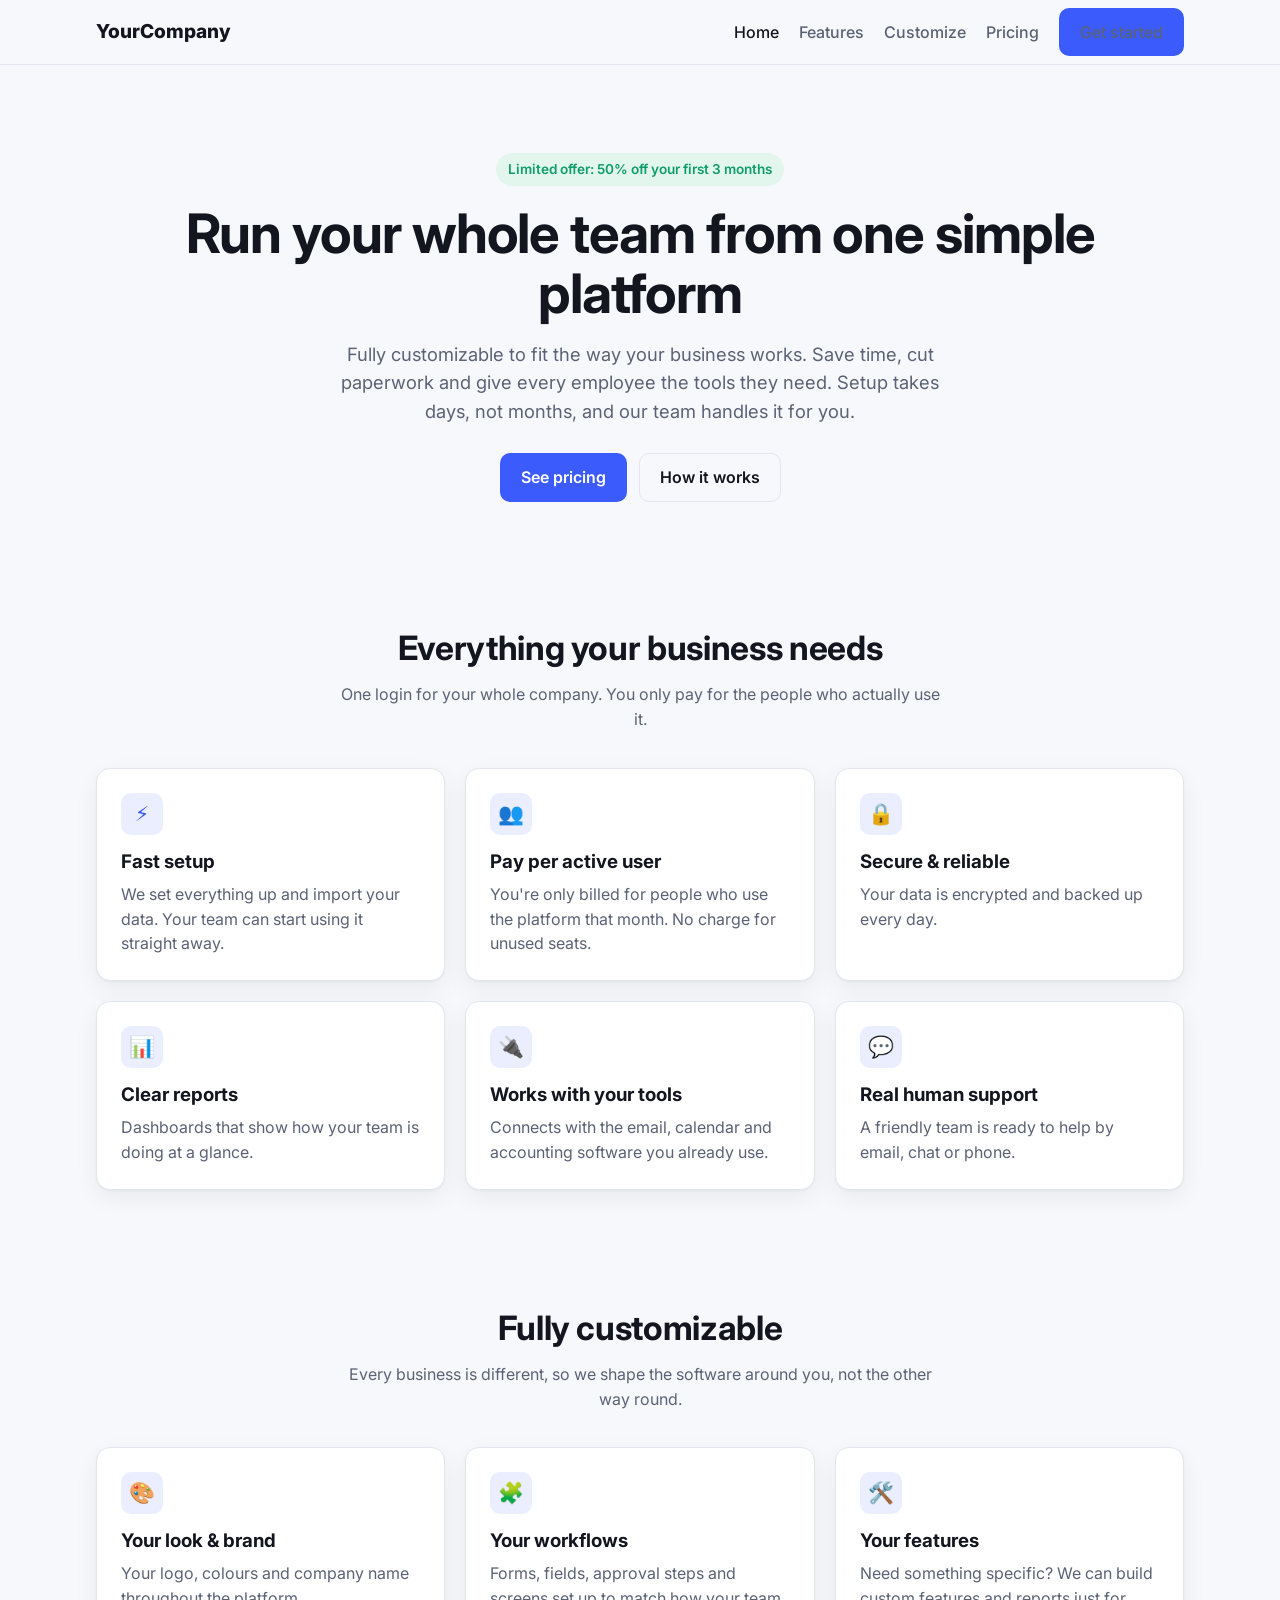
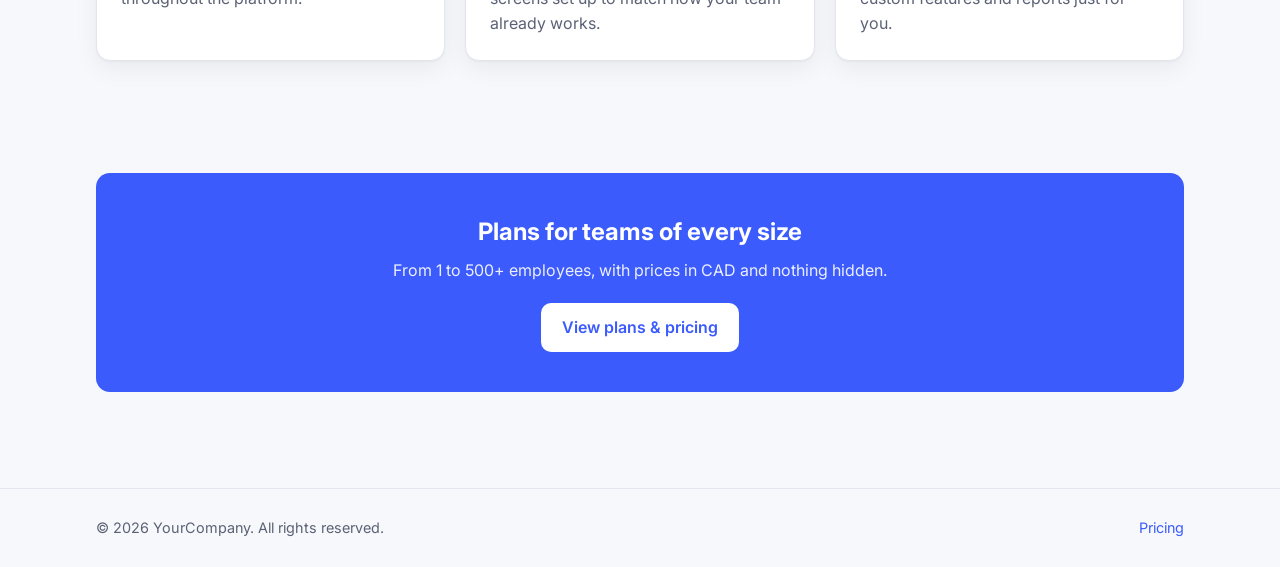
<file: index.html>
<!doctype html>
<html lang="en">
<head>
  <meta charset="utf-8">
  <meta name="viewport" content="width=device-width, initial-scale=1">
  <title>YourCompany | Workforce software for growing teams</title>
  <meta name="description" content="Simple, powerful software for your whole team. Transparent pricing in CAD.">
  <link rel="preconnect" href="https://fonts.googleapis.com">
  <link href="https://fonts.googleapis.com/css2?family=Inter:wght@400;500;600;700;800&display=swap" rel="stylesheet">
  <link rel="stylesheet" href="assets/styles.css">
</head>
<body>
  <header class="site-header">
    <div class="container">
      <a class="logo" href="index.html" data-company>YourCompany</a>
      <nav class="nav">
        <a href="index.html" class="active">Home</a>
        <a href="#features">Features</a>
        <a href="#customizable">Customize</a>
        <a href="pricing.html">Pricing</a>
        <a class="btn btn-primary" href="pricing.html">Get started</a>
      </nav>
    </div>
  </header>

  <main>
    <section class="hero">
      <div class="container">
        <span class="badge">Limited offer: <span data-promo></span></span>
        <h1>Run your whole team from one simple platform</h1>
        <p>Fully customizable to fit the way your business works. Save time, cut paperwork and give every employee the tools they need. Setup takes days, not months, and our team handles it for you.</p>
        <div class="actions">
          <a class="btn btn-primary" href="pricing.html">See pricing</a>
          <a class="btn btn-outline" href="#features">How it works</a>
        </div>
      </div>
    </section>

    <section id="features">
      <div class="container">
        <h2 class="section-title">Everything your business needs</h2>
        <p class="section-sub">One login for your whole company. You only pay for the people who actually use it.</p>
        <div class="grid-3">
          <div class="card">
            <div class="feature-icon">⚡</div>
            <h3>Fast setup</h3>
            <p>We set everything up and import your data. Your team can start using it straight away.</p>
          </div>
          <div class="card">
            <div class="feature-icon">👥</div>
            <h3>Pay per active user</h3>
            <p>You're only billed for people who use the platform that month. No charge for unused seats.</p>
          </div>
          <div class="card">
            <div class="feature-icon">🔒</div>
            <h3>Secure &amp; reliable</h3>
            <p>Your data is encrypted and backed up every day.</p>
          </div>
          <div class="card">
            <div class="feature-icon">📊</div>
            <h3>Clear reports</h3>
            <p>Dashboards that show how your team is doing at a glance.</p>
          </div>
          <div class="card">
            <div class="feature-icon">🔌</div>
            <h3>Works with your tools</h3>
            <p>Connects with the email, calendar and accounting software you already use.</p>
          </div>
          <div class="card">
            <div class="feature-icon">💬</div>
            <h3>Real human support</h3>
            <p>A friendly team is ready to help by email, chat or phone.</p>
          </div>
        </div>
      </div>
    </section>

    <section id="customizable">
      <div class="container">
        <h2 class="section-title">Fully customizable</h2>
        <p class="section-sub">Every business is different, so we shape the software around you, not the other way round.</p>
        <div class="grid-3">
          <div class="card">
            <div class="feature-icon">🎨</div>
            <h3>Your look &amp; brand</h3>
            <p>Your logo, colours and company name throughout the platform.</p>
          </div>
          <div class="card">
            <div class="feature-icon">🧩</div>
            <h3>Your workflows</h3>
            <p>Forms, fields, approval steps and screens set up to match how your team already works.</p>
          </div>
          <div class="card">
            <div class="feature-icon">🛠️</div>
            <h3>Your features</h3>
            <p>Need something specific? We can build custom features and reports just for you.</p>
          </div>
        </div>
      </div>
    </section>

    <section>
      <div class="container">
        <div class="cta-band">
          <h2>Plans for teams of every size</h2>
          <p>From 1 to 500+ employees, with prices in CAD and nothing hidden.</p>
          <a class="btn" href="pricing.html">View plans &amp; pricing</a>
        </div>
      </div>
    </section>
  </main>

  <footer class="site-footer">
    <div class="container">
      <span>© <span data-year></span> <span data-company>YourCompany</span>. All rights reserved.</span>
      <span><a href="pricing.html">Pricing</a></span>
    </div>
  </footer>

  <script src="assets/config.js"></script>
  <script src="assets/site.js"></script>
</body>
</html>
</file>
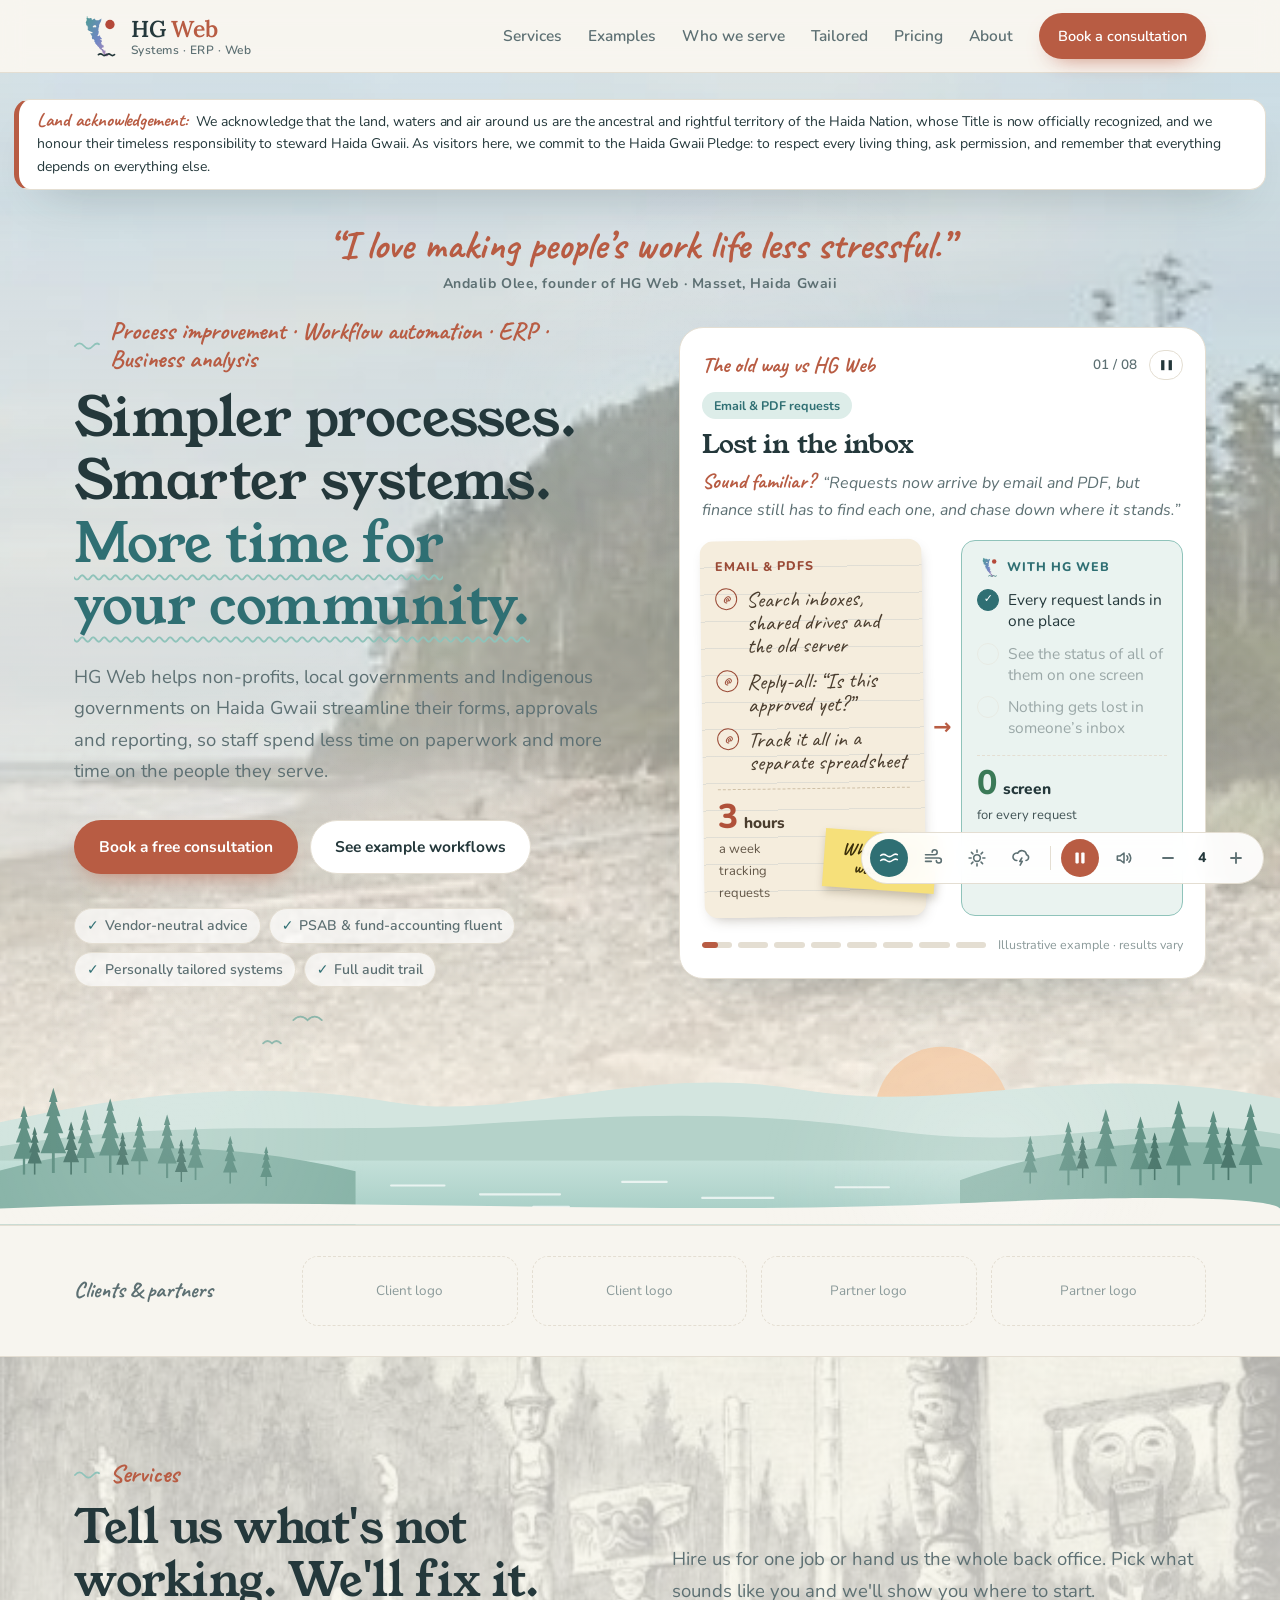
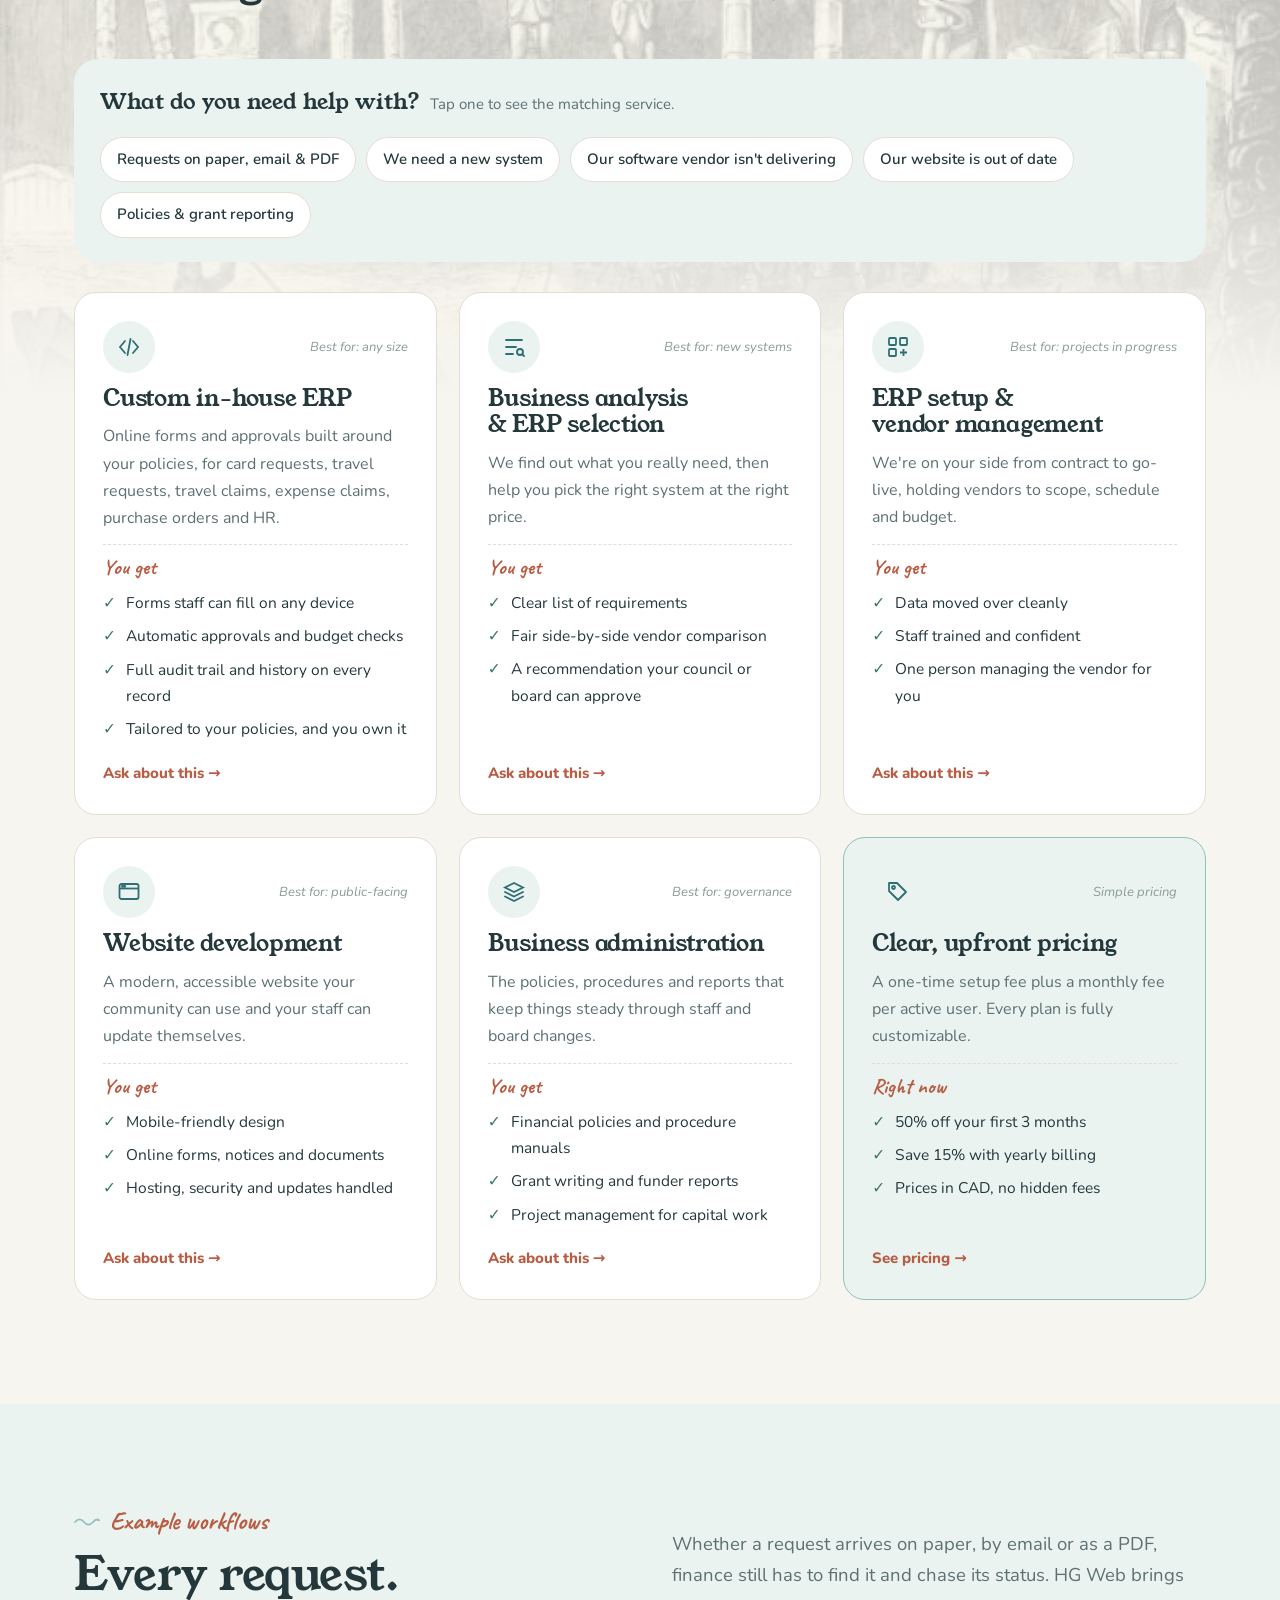
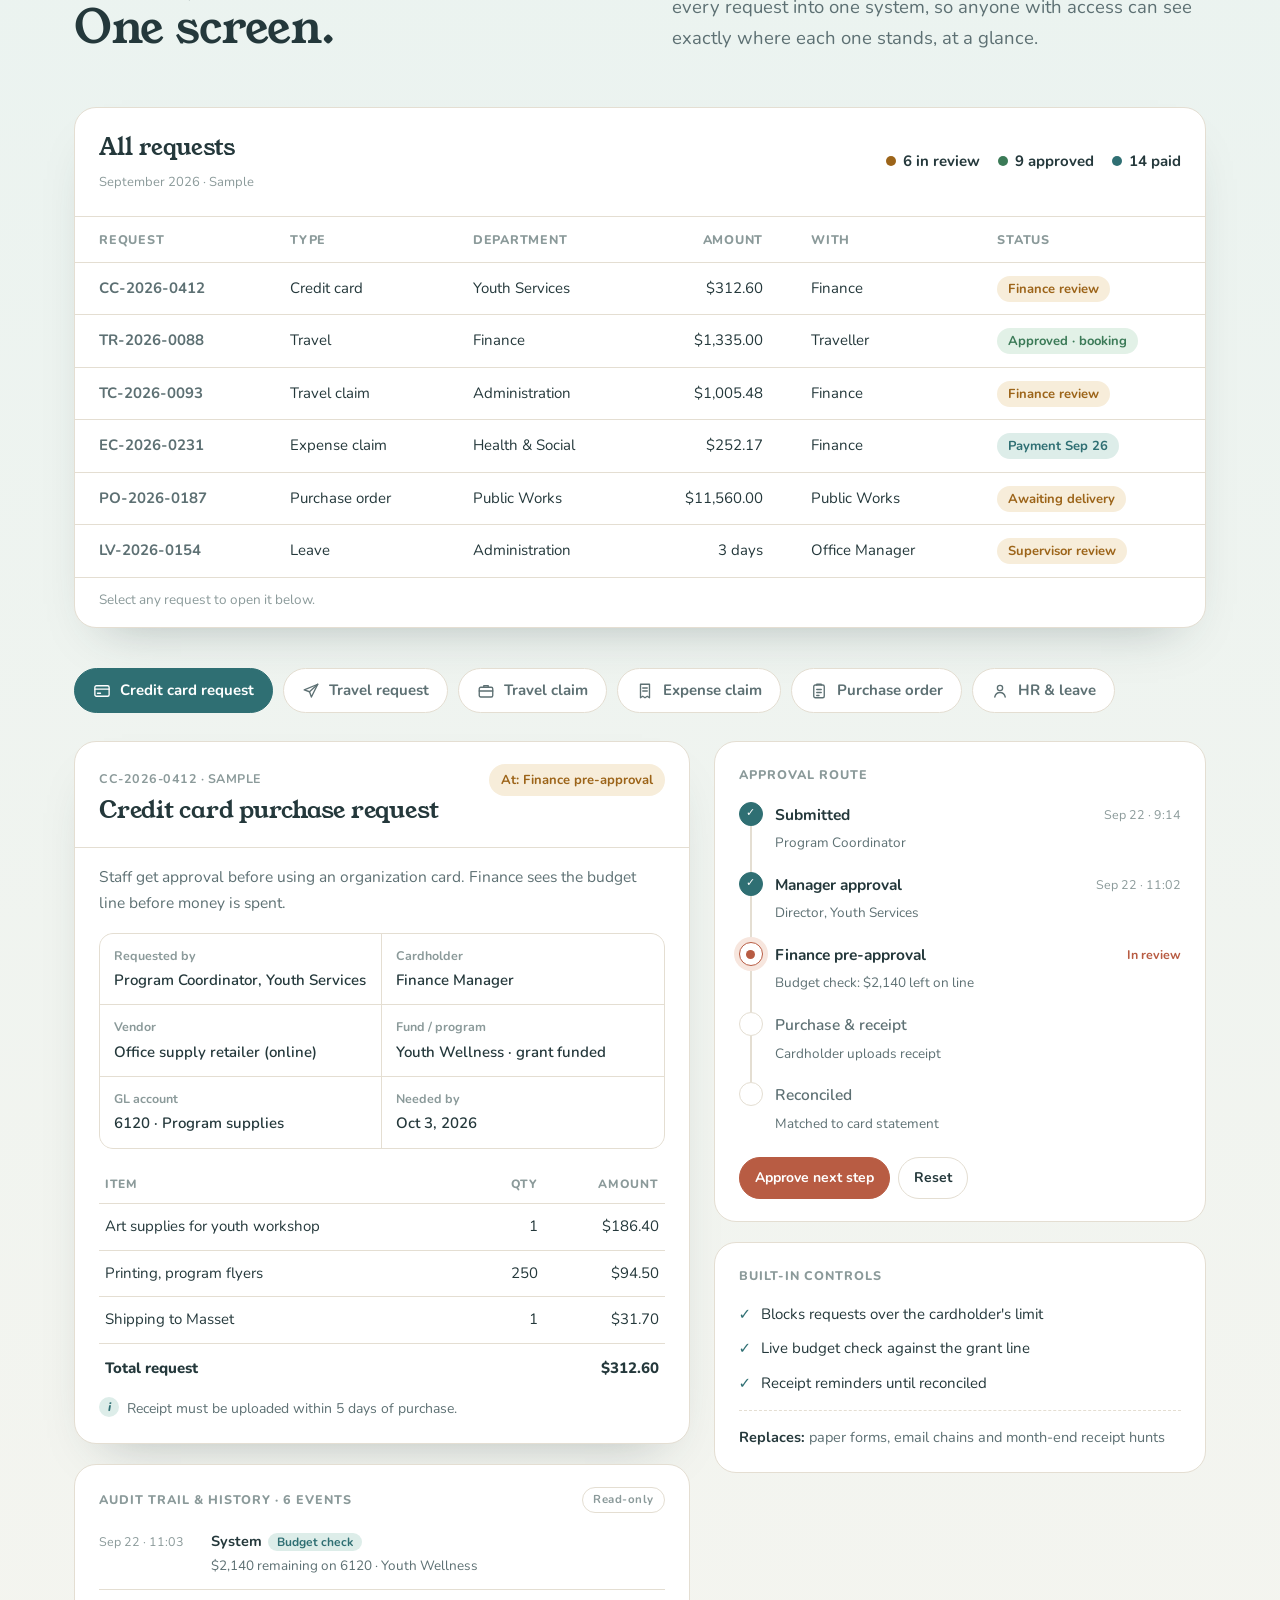
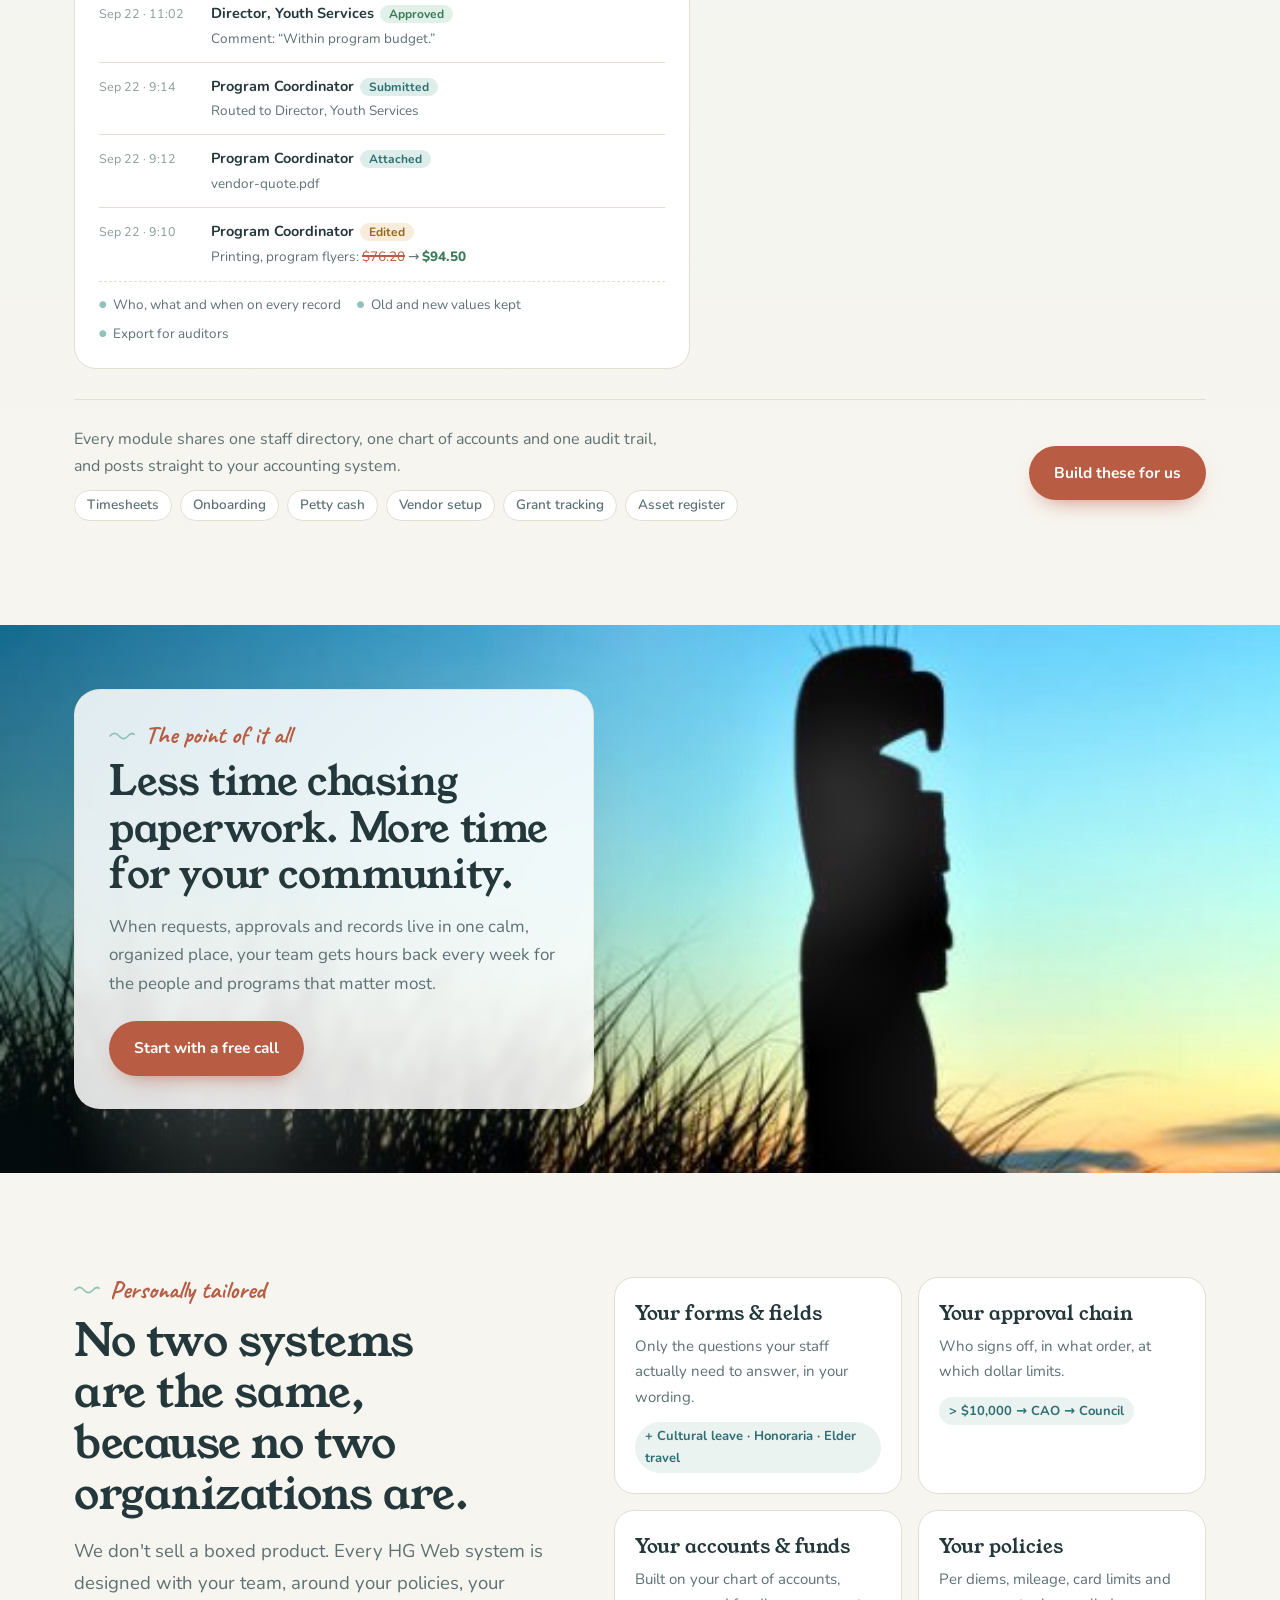
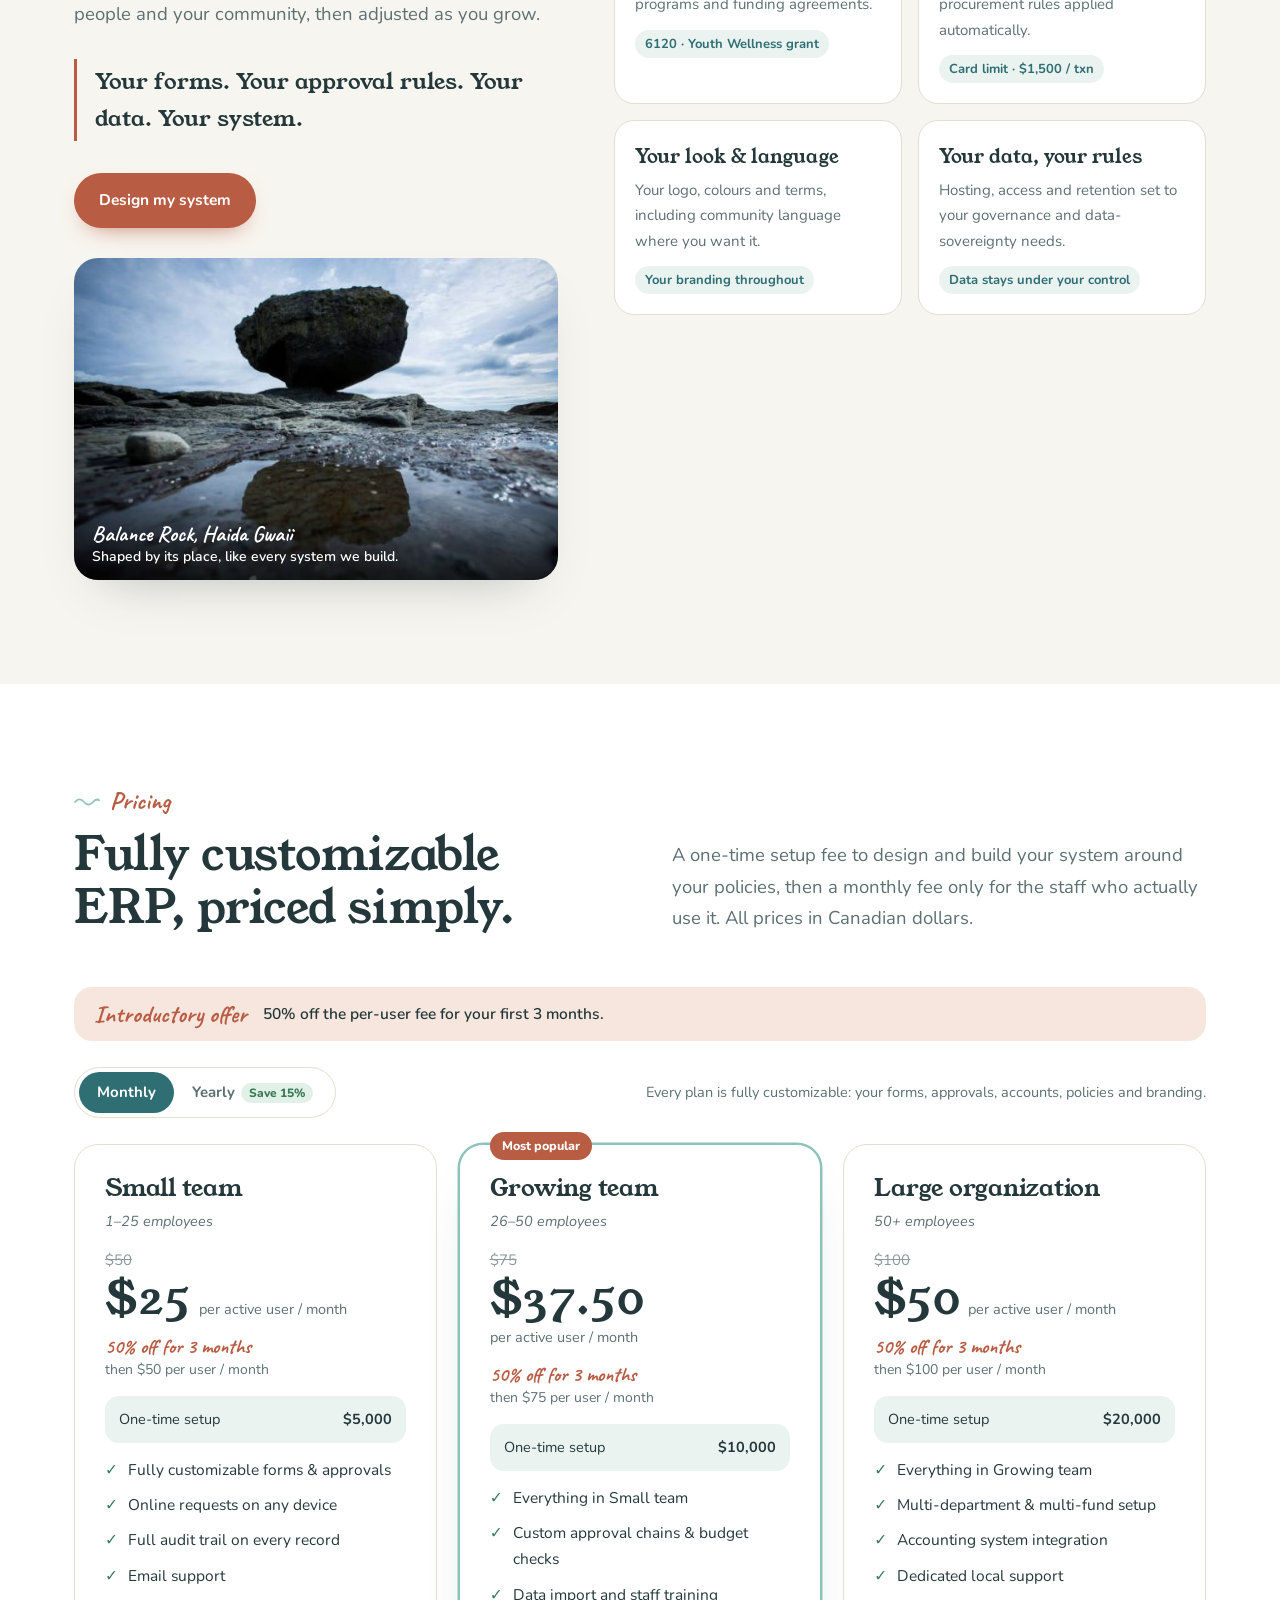
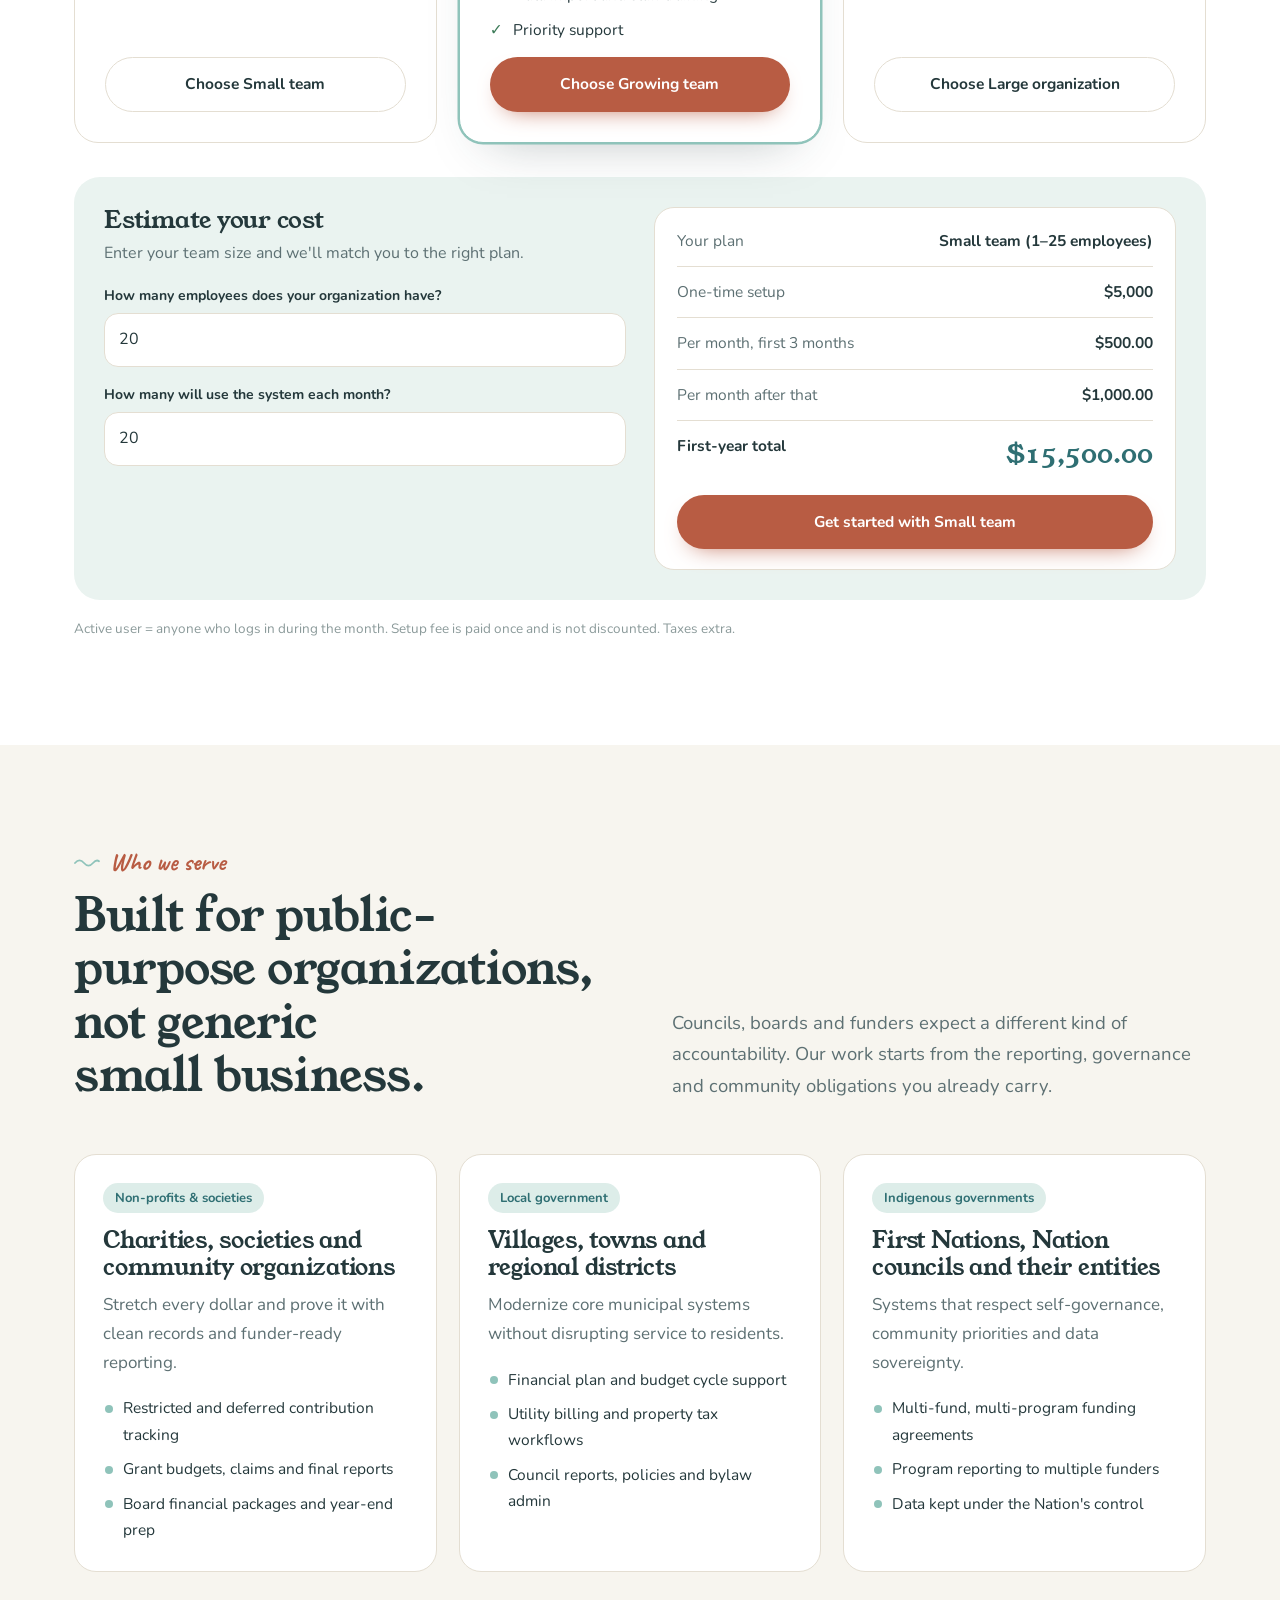
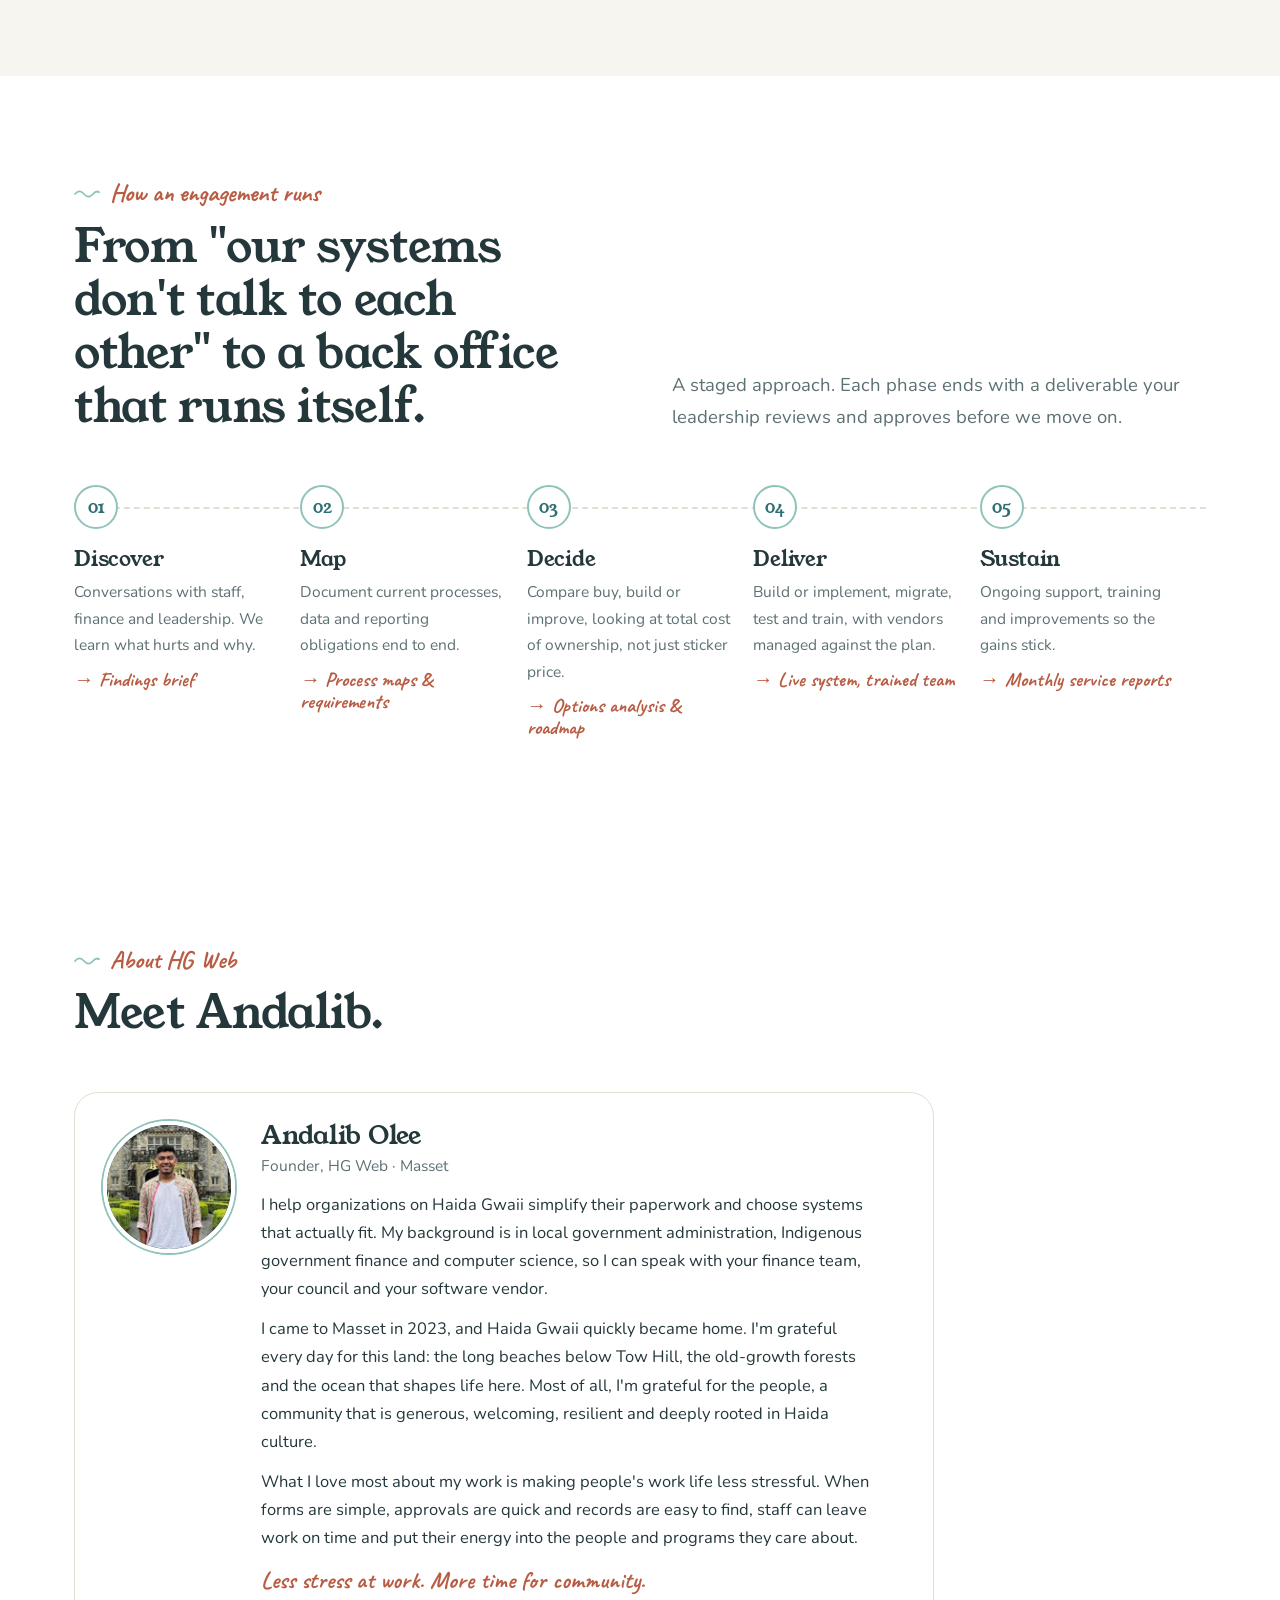
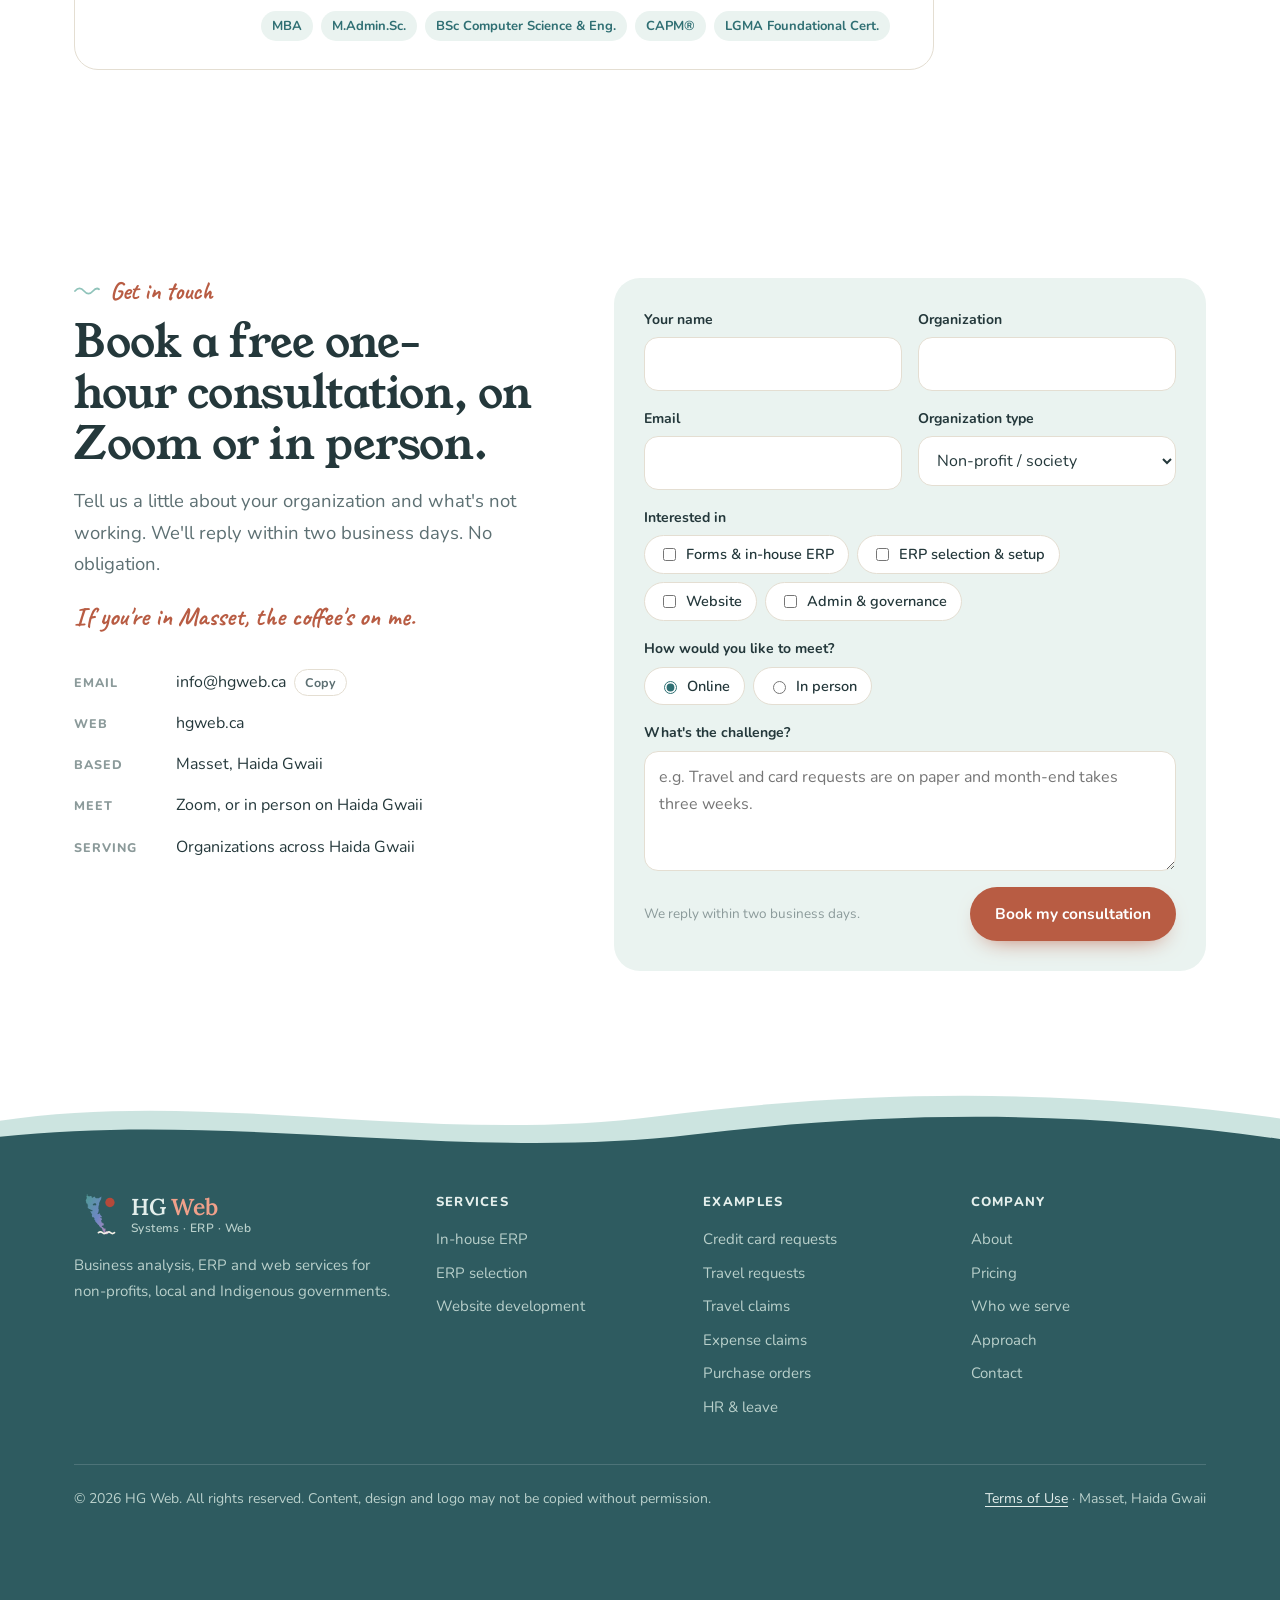
<file: hgweb/index.html>
<!doctype html><html><head><meta charset=utf8><meta name=viewport content="width=device-width,initial-scale=1,viewport-fit=cover"><style>:root{color-scheme:light;box-sizing:border-box;padding-top:env(safe-area-inset-top,0px);padding-bottom:env(safe-area-inset-bottom,0px)}html{scroll-padding-top:env(safe-area-inset-top,0px)}body{margin:0;padding:0;font:14px -apple-system,BlinkMacSystemFont,sans-serif;background:#faf9f5;color:#141413}img{max-width:100%}[hidden]:not([hidden=until-found i]){display:none!important}</style></head><body>
<title>HG Web</title>
<link rel="preconnect" href="https://fonts.googleapis.com">
<link rel="preconnect" href="https://fonts.gstatic.com" crossorigin>
<link rel="stylesheet" href="https://fonts.googleapis.com/css2?family=Young+Serif&family=Lora:wght@600&family=Nunito:wght@400;600;700;800&family=Caveat:wght@500;700&display=swap">
<style>
:root{
  --ground:#F7F5EF; --surface:#FFFFFF; --mist:#EAF3F0; --sand:#F1EADC; --line:#E4DED2;
  --ink:#24383B; --muted:#5D7073; --faint:#8B9A9A;
  --primary:#2F6F73; --primary-ink:#FFFFFF; --primary-soft:#DDEDE9;
  --accent:#B85C43; --accent-ink:#FFFFFF; --accent-soft:#F7E6DE;
  --sea:#8FC3BA;
  --good:#3B7A57; --good-soft:#E2F1E7; --warn:#9C6419; --warn-soft:#F7EDDA;
  --foot:#2E5B60; --foot-ink:#E4EFEC; --foot-muted:#B9D0CB;
  --sky1:#DCEDE9; --sky2:#FBF4E8; --sun:#F4C9A3; --hill1:#D3E5DF; --hill2:#B4D2C9; --hill3:#8AB5A9;
  --tree:#5F9083; --tree2:#4C786D; --sea1:#C4E0D9; --sea2:#A2CBC2; --sand-i:#EFE4CF; --wood:#A68C6B; --house:#FBF7EF; --roof:#C9694F;
  --display:"Young Serif",Georgia,"Times New Roman",serif;
  --body:"Nunito","Segoe UI",system-ui,-apple-system,sans-serif;
  --hand:"Caveat","Segoe Print","Bradley Hand",cursive;
  --wrap:1180px;
  --shadow:0 24px 50px -30px rgba(36,56,59,.35);
}
@media (prefers-color-scheme: dark){
  :root:not([data-theme="light"]){
    color-scheme:dark;
    --ground:#132120; --surface:#1A2B2A; --mist:#172928; --sand:#22302C; --line:#2C3E3C;
    --ink:#E7EEEA; --muted:#A9B9B5; --faint:#7E908D;
    --primary:#8CCBC0; --primary-ink:#10201F; --primary-soft:#21403C;
    --accent:#E8927A; --accent-ink:#2A0F08; --accent-soft:#3A2821;
    --sea:#6FB0A5;
    --good:#80CC9F; --good-soft:#1E3A2B; --warn:#E8B369; --warn-soft:#3A2E18;
    --foot:#0E1918; --foot-ink:#E4EFEC; --foot-muted:#9DB3AE;
    --sky1:#1C3337; --sky2:#3A3548; --sun:#E9A07E; --hill1:#2B4448; --hill2:#233A3C; --hill3:#1C3133;
    --tree:#152A2B; --tree2:#10211F; --sea1:#1F3A3C; --sea2:#193031; --sand-i:#393730; --wood:#6A5A47; --house:#56534C; --roof:#96513F;
    --shadow:0 24px 50px -30px rgba(0,0,0,.7);
  }
}
:root[data-theme="dark"]{
  color-scheme:dark;
  --ground:#132120; --surface:#1A2B2A; --mist:#172928; --sand:#22302C; --line:#2C3E3C;
  --ink:#E7EEEA; --muted:#A9B9B5; --faint:#7E908D;
  --primary:#8CCBC0; --primary-ink:#10201F; --primary-soft:#21403C;
  --accent:#E8927A; --accent-ink:#2A0F08; --accent-soft:#3A2821;
  --sea:#6FB0A5;
  --good:#80CC9F; --good-soft:#1E3A2B; --warn:#E8B369; --warn-soft:#3A2E18;
  --foot:#0E1918; --foot-ink:#E4EFEC; --foot-muted:#9DB3AE;
  --sky1:#1C3337; --sky2:#3A3548; --sun:#E9A07E; --hill1:#2B4448; --hill2:#233A3C; --hill3:#1C3133;
  --tree:#152A2B; --tree2:#10211F; --sea1:#1F3A3C; --sea2:#193031; --sand-i:#393730; --wood:#6A5A47; --house:#56534C; --roof:#96513F;
  --shadow:0 24px 50px -30px rgba(0,0,0,.7);
}
*{box-sizing:border-box}
html{scroll-behavior:smooth}
@media (prefers-reduced-motion:reduce){html{scroll-behavior:auto}*{transition:none!important;animation:none!important}}
body{background:var(--ground);color:var(--ink);font-family:var(--body);font-size:17px;line-height:1.7}
a{color:inherit}
button{font:inherit}
:focus-visible{outline:2px solid var(--accent);outline-offset:3px;border-radius:6px}
.wrap{max-width:var(--wrap);margin-inline:auto;padding-inline:24px}
@media (max-width:520px){.wrap{padding-inline:16px}}
h1,h2,h3{font-family:var(--display);font-weight:400;line-height:1.16;letter-spacing:-.01em;text-wrap:balance;margin:0}
p{margin:0}
.eyebrow{font-family:var(--hand);font-size:25px;line-height:1.1;color:var(--accent);font-weight:700;display:flex;align-items:center;gap:10px}
.eyebrow::before{content:"";width:26px;height:10px;flex:none;background:no-repeat center/26px 10px url("data:image/svg+xml,%3Csvg xmlns='http://www.w3.org/2000/svg' viewBox='0 0 26 10'%3E%3Cpath d='M1 5c3-3.5 6-3.5 9 0s6 3.5 9 0 4.5-3 6-1.8' fill='none' stroke='%238FC3BA' stroke-width='1.8' stroke-linecap='round'/%3E%3C/svg%3E")}
.lede{color:var(--muted);font-size:18.5px;max-width:60ch}

/* header */
.site-head{position:sticky;top:env(safe-area-inset-top,0px);z-index:50;background:color-mix(in srgb,var(--ground) 88%,transparent);backdrop-filter:blur(12px);border-bottom:1px solid var(--line)}
.head-row{display:flex;align-items:center;justify-content:space-between;gap:16px;height:72px}
.brand{display:flex;align-items:center;gap:11px;text-decoration:none;color:var(--ink)}
.mark{width:46px;height:46px;flex:none;color:var(--ink)}
.wm{font-family:"Lora",Georgia,serif;font-weight:600;font-size:23px;line-height:1}
.wm b{font-weight:600;color:var(--accent);margin-left:5px}
.wm small{display:block;font-family:var(--body);font-size:12px;letter-spacing:.04em;color:var(--muted);margin-top:4px}
.nav{display:flex;align-items:center;gap:26px}
.nav a{text-decoration:none;font-size:15.5px;font-weight:600;color:var(--muted)}
.nav a:hover{color:var(--primary)}
.btn{display:inline-flex;align-items:center;justify-content:center;gap:8px;font-family:var(--body);font-weight:700;font-size:15.5px;padding:13px 24px;border-radius:999px;text-decoration:none;border:1.5px solid transparent;cursor:pointer;transition:background .2s,border-color .2s,transform .2s,box-shadow .2s}
.btn:hover{transform:translateY(-1px)}
.btn-accent,.btn-hero{background:var(--accent);color:var(--accent-ink);box-shadow:0 10px 24px -14px var(--accent)}
.btn-ghost,.btn-outline{border-color:var(--line);color:var(--ink);background:var(--surface)}
.btn-ghost:hover,.btn-outline:hover{border-color:var(--primary)}
.btn-primary{background:var(--primary);color:var(--primary-ink)}
.nav .btn{padding:10px 18px;font-size:14.5px;color:var(--accent-ink)}
.menu-btn{display:none;background:var(--surface);border:1.5px solid var(--line);color:var(--ink);border-radius:999px;padding:8px 16px;font-size:14.5px;font-weight:700;cursor:pointer}
@media (max-width:960px){
  .menu-btn{display:block}
  .nav{position:absolute;left:0;right:0;top:72px;flex-direction:column;align-items:stretch;gap:0;background:var(--ground);border-bottom:1px solid var(--line);padding:8px 16px 18px;box-shadow:var(--shadow)}
  .nav a{padding:12px 4px;border-bottom:1px solid var(--line);color:var(--ink)}
  .nav .btn{margin-top:14px;border-bottom:0}
  .nav:not(.open){display:none}
}

/* hero */
.hero{background:linear-gradient(180deg,var(--sky1) 0%,var(--sky2) 78%);padding-top:26px;position:relative;overflow:hidden}
.hero-grid{position:relative;z-index:1;display:grid;grid-template-columns:1.02fr .98fr;gap:56px;align-items:center}
@media (max-width:980px){
  .hero-grid{grid-template-columns:1fr;gap:0}
  .hero-copy{display:contents}
  .hero-copy .eyebrow{order:0}.hero-copy h1{order:1}
  .hero-grid>.show{order:2;margin-top:28px}
  .hero-copy .lede{order:3;margin-top:30px}.hero-ctas{order:4}.hero-meta{order:5}
}
.hero h1{font-size:clamp(36px,4.4vw,54px);margin-top:14px;color:var(--ink)}
.hero h1 em{font-style:normal;color:var(--primary);text-decoration:underline wavy var(--sea);text-decoration-thickness:2px;text-underline-offset:12px;text-decoration-skip-ink:none}
.hero .lede{margin-top:24px}
.hero-ctas{display:flex;flex-wrap:wrap;gap:12px;margin-top:32px}
.hero-meta{display:flex;flex-wrap:wrap;gap:8px;margin-top:34px}
.hero-meta span{font-size:14px;font-weight:600;color:var(--muted);background:color-mix(in srgb,var(--surface) 70%,transparent);border:1px solid var(--line);border-radius:999px;padding:5px 12px}
.hero-meta span::before{content:"✓";color:var(--primary);margin-right:6px}
.landscape{display:block;width:100%;height:clamp(140px,17vw,240px);margin-top:20px}
.shimmer{animation:drift 9s ease-in-out infinite alternate}
@keyframes drift{from{transform:translateX(0)}to{transform:translateX(-30px)}}
.birds{animation:float 12s ease-in-out infinite alternate}
@keyframes float{from{transform:translate(0,0)}to{transform:translate(40px,-8px)}}

/* slideshow */
.show{background:var(--surface);border:1px solid var(--line);border-radius:24px;box-shadow:var(--shadow);padding:22px;min-width:0}
.show-top{display:flex;align-items:center;gap:12px;font-size:13.5px;color:var(--muted)}
.show-kicker{font-family:var(--hand);font-size:22px;font-weight:700;color:var(--accent);flex:1;line-height:1}
.show-count{font-variant-numeric:tabular-nums;font-weight:600}
.show-pause{background:var(--surface);border:1.5px solid var(--line);color:var(--ink);border-radius:999px;width:34px;height:30px;font-size:10px;cursor:pointer;letter-spacing:-1px}
.show-cat{display:inline-block;font-size:12.5px;font-weight:700;color:var(--primary);background:var(--primary-soft);border-radius:999px;padding:3px 12px;margin-top:12px}
.show-title{font-size:26px;margin:10px 0 6px;color:var(--ink)}
.story{margin:0 0 18px;font-size:16px;line-height:1.5;color:var(--ink);min-height:3.2em}
.story span{font-family:var(--hand);font-size:21px;font-weight:700;color:var(--accent);margin-right:8px}
.story q{quotes:"\201C" "\201D";color:var(--muted);font-style:italic}
.vs{display:grid;grid-template-columns:1fr 26px 1fr;gap:6px;align-items:stretch}
.vs-mid{display:grid;place-items:center;color:var(--accent);font-size:22px;font-weight:700}
@media (max-width:560px){.vs{grid-template-columns:1fr}.vs-mid{transform:rotate(90deg);height:20px}}
.col{border-radius:14px;padding:15px 15px 13px;display:flex;flex-direction:column;min-width:0;position:relative}
.col.paper{background:#F5EDDD;color:#4A3D2E;background-image:repeating-linear-gradient(180deg,transparent 0 26px,rgba(96,128,160,.14) 26px 27px);transform:rotate(-.8deg);box-shadow:2px 6px 14px -6px rgba(60,45,25,.35)}
.col.digi{background:var(--mist);border:1.5px solid var(--sea);color:var(--ink)}
.col-h{font-size:12.5px;font-weight:800;letter-spacing:.08em;text-transform:uppercase;display:flex;align-items:center;gap:8px;margin-bottom:12px}
.col-h svg{width:22px;height:22px}
.paper .col-h{color:#9A4A36}
.digi .col-h{color:var(--primary)}
.stp{list-style:none;margin:0;padding:0;display:flex;flex-direction:column;gap:12px;flex:1}
.stp li{display:grid;grid-template-columns:22px 1fr;gap:9px;align-items:start;font-size:15.5px;line-height:1.35;opacity:.4;transition:opacity .5s}
.stp li.on{opacity:1}
.stp li i{width:22px;height:22px;border-radius:50%;display:grid;place-items:center;font-style:normal;font-size:11px;font-weight:800;margin-top:-1px;transition:background .4s,border-color .4s,color .4s}
.paper .stp li{font-family:var(--hand);font-size:22px;line-height:1.05}
.paper .stp li i{border:1.5px dashed #A8967C;color:#9A4A36}
.paper .stp li.on i{border-style:solid;border-color:#9A4A36}
.digi .stp li i{border:1.5px solid var(--line);color:transparent}
.digi .stp li.on i{background:var(--primary);border-color:var(--primary);color:var(--primary-ink)}
.metric{margin-top:14px;padding-top:10px;border-top:1.5px dashed;display:flex;flex-wrap:wrap;align-items:baseline;gap:0 6px}
.paper .metric{border-color:#CFC0A6;padding-right:112px}
.digi .metric{border-color:var(--line)}
.metric b{font-family:var(--body);font-weight:800;font-size:34px;font-variant-numeric:tabular-nums;line-height:1}
.paper .metric b{color:#B0513A}
.digi .metric b{color:var(--good)}
.metric span{font-weight:800;font-size:15.5px}
.metric small{flex-basis:100%;font-size:13px;opacity:.85;margin-top:2px}
.sticky{position:absolute;right:-10px;bottom:26px;background:#F6E07A;color:#3A2E0A;font-family:var(--hand);font-weight:700;font-size:18px;line-height:1;padding:10px 10px 12px;transform:rotate(5deg);box-shadow:2px 5px 10px rgba(60,45,10,.25);max-width:112px;text-align:center;z-index:2;animation:stick .5s ease-out}
@keyframes stick{from{transform:rotate(14deg) scale(1.25);opacity:0}to{transform:rotate(5deg) scale(1);opacity:1}}
.toast{margin-top:12px;display:flex;align-items:center;gap:8px;background:var(--good-soft);border:1px solid color-mix(in srgb,var(--good) 35%,transparent);color:var(--good);border-radius:12px;padding:8px 11px;font-size:13.5px;font-weight:700;opacity:0;transform:translateY(8px);transition:opacity .5s,transform .5s}
.toast.on{opacity:1;transform:none}
.toast i{font-style:normal;width:20px;height:20px;border-radius:50%;background:var(--good);color:var(--surface);display:grid;place-items:center;font-size:11px;flex:none}
.show-foot{display:flex;align-items:center;justify-content:space-between;gap:12px;margin-top:18px;flex-wrap:wrap}
.show-foot small{font-size:12.5px;color:var(--faint)}
.prog{display:flex;gap:6px;flex:1;min-width:160px}
.prog button{flex:1;height:6px;border:0;border-radius:3px;background:var(--line);cursor:pointer;padding:0;position:relative;overflow:hidden}
.prog button::after{content:"";position:absolute;inset:0;width:var(--p,0%);background:var(--accent);border-radius:3px}
.prog button.seen::after{width:100%;background:var(--sea)}

/* acknowledgement + clients */
.ack{background:var(--ground)}
.ack .wrap{display:flex;gap:18px;align-items:center;padding-block:14px 26px;color:var(--muted);font-size:16px}
.ack svg{flex:none;width:44px;height:24px;color:var(--primary)}
.ack strong{color:var(--ink);font-weight:700}
.clients{padding-block:30px;border-block:1px solid var(--line)}
.clients .wrap{display:grid;grid-template-columns:200px 1fr;gap:28px;align-items:center}
@media (max-width:760px){.clients .wrap{grid-template-columns:1fr}}
.clients p{font-family:var(--hand);font-size:22px;font-weight:700;color:var(--muted)}
.slots{display:grid;grid-template-columns:repeat(4,1fr);gap:14px}
@media (max-width:760px){.slots{grid-template-columns:repeat(2,1fr)}}
.slot{height:70px;border:1.5px dashed var(--line);border-radius:16px;display:grid;place-items:center;color:var(--faint);font-size:13.5px;text-align:center;padding:8px}

/* sections */
section{scroll-margin-top:84px}
.sec{padding-block:104px}
.sec-head{display:grid;grid-template-columns:1fr 1fr;gap:24px 64px;align-items:end;margin-bottom:52px}
.sec-head h2{font-size:clamp(30px,3.8vw,46px);margin-top:12px}
@media (max-width:860px){.sec-head{grid-template-columns:1fr}.sec{padding-block:76px}}
.band{background:var(--surface)}

/* audiences */
.aud{display:grid;grid-template-columns:repeat(3,1fr);gap:22px}
.aud article{background:var(--surface);border:1px solid var(--line);border-radius:22px;padding:28px}
.aud h3{font-size:23px;margin-top:14px}
.aud p{color:var(--muted);margin-top:10px}
.aud ul{list-style:none;padding:0;margin:18px 0 0;display:flex;flex-direction:column;gap:8px;font-size:15.5px}
.aud li{padding-left:20px;position:relative}
.aud li::before{content:"";position:absolute;left:2px;top:.62em;width:8px;height:8px;border-radius:50%;background:var(--sea)}
.tag{font-size:13px;font-weight:700;color:var(--primary);background:var(--primary-soft);padding:4px 12px;border-radius:999px;display:inline-block}
@media (max-width:860px){.aud{grid-template-columns:1fr}}

/* services */
.chooser{background:var(--mist);border-radius:24px;padding:24px 26px;margin-bottom:30px}
.chooser-q{font-family:var(--display);font-size:22px}
.chooser-q span{font-family:var(--body);font-size:15px;color:var(--muted);margin-left:10px}
.chips{display:flex;flex-wrap:wrap;gap:10px;margin-top:16px}
.chip{border:1.5px solid var(--line);background:var(--surface);color:var(--ink);border-radius:999px;padding:9px 16px;font-size:15px;font-weight:600;cursor:pointer;transition:border-color .2s,background .2s,color .2s}
.chip:hover{border-color:var(--primary)}
.chip[aria-pressed="true"]{background:var(--primary);border-color:var(--primary);color:var(--primary-ink)}
.svc-grid{display:grid;grid-template-columns:repeat(3,1fr);gap:22px}
@media (max-width:980px){.svc-grid{grid-template-columns:repeat(2,1fr)}}
@media (max-width:620px){.svc-grid{grid-template-columns:1fr}}
.svc{border:1px solid var(--line);border-radius:22px;padding:28px;display:flex;flex-direction:column;gap:12px;background:var(--surface);transition:border-color .25s,opacity .25s,box-shadow .25s,transform .25s}
.svc:hover{box-shadow:var(--shadow);transform:translateY(-2px)}
.svc-grid.filtered .svc{opacity:.45}
.svc-grid.filtered .svc.match{opacity:1;border-color:var(--primary);box-shadow:0 0 0 1.5px var(--primary),var(--shadow)}
.svc-top{display:flex;align-items:center;justify-content:space-between;gap:10px}
.svc-ico{width:52px;height:52px;border-radius:50%;background:var(--mist);color:var(--primary);display:grid;place-items:center}
.svc-ico svg{width:24px;height:24px}
.best{font-size:13px;font-style:italic;color:var(--faint);text-align:right}
.svc h3{font-size:23px}
.svc p{color:var(--muted);font-size:16px}
.svc .get{font-family:var(--hand);font-size:21px;font-weight:700;color:var(--accent);border-top:1.5px dashed var(--line);padding-top:12px;line-height:1}
.svc ul{margin:0;padding:0;list-style:none;display:flex;flex-direction:column;gap:7px;font-size:15.5px;flex:1}
.svc li{display:flex;gap:10px}
.svc li::before{content:"✓";color:var(--good);font-weight:800}
.svc .ask{align-self:flex-start;margin-top:6px;font-weight:800;font-size:15px;color:var(--accent);text-decoration:none}
.svc .ask:hover{text-decoration:underline;text-underline-offset:4px}

/* examples */
.ocean{background:linear-gradient(180deg,var(--mist),var(--ground))}
.board{background:var(--surface);border:1px solid var(--line);border-radius:22px;box-shadow:var(--shadow);margin-bottom:40px;overflow:hidden}
.board-top{display:flex;justify-content:space-between;align-items:center;gap:12px 24px;flex-wrap:wrap;padding:20px 24px;border-bottom:1px solid var(--line)}
.board-top b{font-family:var(--display);font-weight:400;font-size:23px;display:block}
.board-top small{font-size:13px;color:var(--faint)}
.board-sum{display:flex;gap:18px;flex-wrap:wrap;font-size:15px;font-weight:700}
.d{display:inline-block;width:10px;height:10px;border-radius:50%;margin-right:7px}
.d.warn{background:var(--warn)}.d.ok{background:var(--good)}.d.paid{background:var(--primary)}
.board-scroll{overflow-x:auto}
.bt{width:100%;border-collapse:collapse;font-size:15px;min-width:700px}
.bt th{text-align:left;font-size:12.5px;font-weight:800;letter-spacing:.06em;text-transform:uppercase;color:var(--faint);padding:12px 24px;border-bottom:1px solid var(--line);white-space:nowrap}
.bt td{padding:13px 24px;border-bottom:1px solid var(--line);white-space:nowrap}
.bt tbody tr{cursor:pointer;transition:background .2s}
.bt tbody tr:hover{background:var(--mist)}
.bt tbody tr:last-child td{border-bottom:0}
.bt .mono{font-weight:700;color:var(--muted);font-variant-numeric:tabular-nums}
.bt .num{font-variant-numeric:tabular-nums;text-align:right}
.bt th:nth-child(4){text-align:right}
.st{font-size:13px;font-weight:700;padding:4px 11px;border-radius:999px}
.st.warn{background:var(--warn-soft);color:var(--warn)}
.st.ok{background:var(--good-soft);color:var(--good)}
.st.paid{background:var(--primary-soft);color:var(--primary)}
.board-hint{padding:11px 24px 15px;font-size:13.5px;color:var(--faint);border-top:1px solid var(--line)}
.tabs{display:flex;gap:10px;overflow-x:auto;padding-bottom:6px;margin-bottom:22px;scrollbar-width:thin}
.tab{flex:none;display:flex;align-items:center;gap:9px;border:1.5px solid var(--line);background:var(--surface);color:var(--muted);border-radius:999px;padding:9px 18px;font-size:15px;font-weight:700;cursor:pointer;transition:background .2s,color .2s,border-color .2s}
.tab svg{width:18px;height:18px}
.tab:hover{color:var(--ink);border-color:var(--primary)}
.tab[aria-selected="true"]{background:var(--primary);color:var(--primary-ink);border-color:var(--primary)}
.demo{display:grid;grid-template-columns:1.25fr 1fr;gap:24px;align-items:start}
@media (max-width:960px){.demo{grid-template-columns:1fr}}
.main-col{display:flex;flex-direction:column;gap:20px;min-width:0}
.doc{background:var(--surface);color:var(--ink);border:1px solid var(--line);border-radius:22px;box-shadow:var(--shadow);overflow:hidden}
.doc-head{display:flex;justify-content:space-between;align-items:flex-start;gap:12px;padding:22px 24px;border-bottom:1px solid var(--line);flex-wrap:wrap}
.doc-head small{font-size:12.5px;font-weight:700;color:var(--faint);letter-spacing:.04em}
.doc-head h3{font-size:24px;margin-top:4px}
.status{font-size:13px;font-weight:700;padding:5px 12px;border-radius:999px;white-space:nowrap;background:var(--warn-soft);color:var(--warn)}
.status.done{background:var(--good-soft);color:var(--good)}
.doc-lede{padding:16px 24px 0;color:var(--muted);font-size:15.5px}
.fields{display:grid;grid-template-columns:1fr 1fr;gap:1px;background:var(--line);border:1px solid var(--line);border-radius:14px;margin:16px 24px 0;overflow:hidden}
@media (max-width:560px){.fields{grid-template-columns:1fr}}
.fields div{background:var(--surface);padding:11px 14px;min-width:0}
.fields dt{font-size:12.5px;color:var(--faint);font-weight:700}
.fields dd{margin:2px 0 0;font-size:15px;font-weight:600;overflow-wrap:anywhere}
.lines-wrap{overflow-x:auto;margin:16px 24px 0}
table.lines{width:100%;border-collapse:collapse;font-size:15px;font-variant-numeric:tabular-nums}
.lines th{text-align:left;font-size:12px;font-weight:800;letter-spacing:.06em;text-transform:uppercase;color:var(--faint);padding:9px 6px;border-bottom:1px solid var(--line)}
.lines td{padding:10px 6px;border-bottom:1px solid var(--line)}
.lines th:not(:first-child),.lines td:not(:first-child){text-align:right;white-space:nowrap}
.lines tfoot td{font-weight:800;border-bottom:0;padding-top:12px}
.doc-note{margin:6px 24px 22px;font-size:14px;color:var(--muted);display:flex;gap:8px}
.doc-note::before{content:"i";flex:none;width:20px;height:20px;border-radius:50%;background:var(--primary-soft);color:var(--primary);display:grid;place-items:center;font-weight:800;font-size:12px;font-style:italic}
.side{display:flex;flex-direction:column;gap:20px}
.card-o{background:var(--surface);border:1px solid var(--line);border-radius:22px;padding:22px 24px}
.card-o h4{margin:0 0 16px;font-size:12.5px;font-weight:800;letter-spacing:.08em;text-transform:uppercase;color:var(--faint);display:flex;justify-content:space-between;align-items:center;gap:8px}
.route{list-style:none;margin:0;padding:0}
.route li{display:grid;grid-template-columns:24px 1fr auto;gap:12px;padding-bottom:15px;position:relative}
.route li:not(:last-child)::after{content:"";position:absolute;left:11.5px;top:24px;bottom:0;width:1.5px;background:var(--line)}
.route .dot{width:24px;height:24px;border-radius:50%;border:1.5px solid var(--line);display:grid;place-items:center;font-size:11px;font-weight:800;background:var(--surface);position:relative;z-index:1}
.route li.done .dot{background:var(--primary);border-color:var(--primary);color:var(--primary-ink)}
.route li.now .dot{border-color:var(--accent);box-shadow:0 0 0 5px var(--accent-soft)}
.route li.now .dot::after{content:"";width:9px;height:9px;border-radius:50%;background:var(--accent)}
.route b{display:block;font-size:15.5px;font-weight:700;color:var(--ink)}
.route li.todo b{color:var(--muted);font-weight:600}
.route span{font-size:13.5px;color:var(--muted)}
.route time{font-size:12.5px;color:var(--faint);white-space:nowrap;padding-top:2px;font-variant-numeric:tabular-nums}
.route li.now time{color:var(--accent);font-weight:700}
.route-actions{display:flex;gap:8px;flex-wrap:wrap;margin-top:4px}
.mini{border:1.5px solid var(--line);background:var(--surface);color:var(--ink);border-radius:999px;padding:8px 15px;font-size:14px;font-weight:700;cursor:pointer}
.mini.go{background:var(--accent);border-color:var(--accent);color:var(--accent-ink)}
.mini:disabled{opacity:.45;cursor:default}
.ctrl{list-style:none;margin:0;padding:0;display:flex;flex-direction:column;gap:9px;font-size:15px}
.ctrl li{display:flex;gap:10px}
.ctrl li::before{content:"✓";color:var(--primary);font-weight:800}
.replaces{margin-top:14px;padding-top:14px;border-top:1.5px dashed var(--line);font-size:14.5px;color:var(--muted)}
.replaces b{color:var(--ink)}
.audit h4 .ro{font-size:11.5px;letter-spacing:.04em;text-transform:none;border:1px solid var(--line);border-radius:999px;padding:2px 10px;font-weight:700}
.log{list-style:none;margin:0;padding:0;max-height:340px;overflow-y:auto;display:flex;flex-direction:column}
.log li{display:grid;grid-template-columns:100px 1fr;gap:12px;padding:11px 0;border-top:1px solid var(--line);font-size:14.5px}
.log li:first-child{border-top:0;padding-top:0}
.log li.fresh{animation:flash 1.8s ease-out}
@keyframes flash{from{background:var(--accent-soft)}to{background:transparent}}
.log time{font-size:12.5px;color:var(--faint);padding-top:2px;font-variant-numeric:tabular-nums}
.log b{font-weight:700;color:var(--ink)}
.log .act{font-size:12px;font-weight:700;padding:1px 9px;border-radius:999px;margin-left:6px;background:var(--primary-soft);color:var(--primary);white-space:nowrap}
.log .act.edit{background:var(--warn-soft);color:var(--warn)}
.log .act.appr{background:var(--good-soft);color:var(--good)}
.log .det{display:block;color:var(--muted);font-size:13.5px;margin-top:2px}
.log del{color:var(--accent);text-decoration-thickness:1.5px}
.log ins{text-decoration:none;color:var(--good);font-weight:800}
.audit-foot{margin-top:12px;padding-top:12px;border-top:1.5px dashed var(--line);display:flex;flex-wrap:wrap;gap:6px 16px;font-size:13.5px;color:var(--muted)}
.audit-foot span::before{content:"●";color:var(--sea);font-size:9px;margin-right:6px;vertical-align:2px}
.demo-foot{margin-top:30px;display:flex;flex-wrap:wrap;gap:14px 24px;align-items:center;justify-content:space-between;border-top:1px solid var(--line);padding-top:26px}
.demo-foot p{color:var(--muted);max-width:60ch;font-size:16px}
.more{display:flex;flex-wrap:wrap;gap:8px;margin-top:10px}
.more span{font-size:13.5px;font-weight:600;border:1px solid var(--line);background:var(--surface);border-radius:999px;padding:3px 12px;color:var(--muted)}

/* scene band */
.scene{position:relative;min-height:460px;display:flex;align-items:center;overflow:hidden}
.scene>svg{position:absolute;inset:0;width:100%;height:100%}
.scene .wrap{position:relative;width:100%;padding-block:64px}
.scene-card{max-width:520px;background:color-mix(in srgb,var(--surface) 86%,transparent);backdrop-filter:blur(6px);border:1px solid color-mix(in srgb,var(--line) 70%,transparent);border-radius:26px;padding:32px 34px;box-shadow:var(--shadow)}
.scene-card h2{font-size:clamp(28px,3.4vw,40px);margin-top:10px}
.scene-card p{color:var(--muted);margin-top:14px}
.scene-card .btn{margin-top:22px}

/* tailored */
.tailor{display:grid;grid-template-columns:.9fr 1.1fr;gap:56px;align-items:start}
@media (max-width:900px){.tailor{grid-template-columns:1fr;gap:36px}}
.tailor h2{font-size:clamp(30px,3.6vw,44px);margin-top:12px}
.tailor .lede{margin-top:16px}
.cfg{display:grid;grid-template-columns:repeat(2,1fr);gap:16px}
@media (max-width:560px){.cfg{grid-template-columns:1fr}}
.cfg div{background:var(--surface);border:1px solid var(--line);border-radius:20px;padding:20px}
.cfg b{font-family:var(--display);font-weight:400;font-size:19px;display:block}
.cfg span{color:var(--muted);font-size:15px;display:block;margin-top:4px}
.cfg code{font-family:var(--body);font-size:13px;font-weight:700;background:var(--mist);color:var(--primary);padding:3px 10px;border-radius:999px;display:inline-block;margin-top:12px}
.promise{margin-top:28px;border-left:3px solid var(--accent);padding:4px 0 4px 18px;font-family:var(--display);font-size:22px;max-width:36ch}

/* process */
.steps{display:grid;grid-template-columns:repeat(5,1fr);position:relative}
.steps::before{content:"";position:absolute;left:0;right:0;top:22px;border-top:2px dashed var(--line)}
.step{position:relative;padding-right:20px}
.step .n{width:44px;height:44px;border-radius:50%;background:var(--surface);border:2px solid var(--sea);color:var(--primary);display:grid;place-items:center;font-family:var(--display);font-size:17px;position:relative}
.step h3{font-size:21px;margin-top:18px}
.step p{color:var(--muted);font-size:15.5px;margin-top:8px}
.step .deliv{font-family:var(--hand);font-size:20px;font-weight:700;color:var(--accent);margin-top:10px;line-height:1.1}
@media (max-width:900px){.steps{grid-template-columns:1fr;gap:28px}.steps::before{left:21px;right:auto;top:0;bottom:0;border-top:0;border-left:2px dashed var(--line)}.step{padding-left:66px;padding-right:0}.step .n{position:absolute;left:0;top:0}.step h3{margin-top:8px}}

/* expertise */
.split{display:grid;grid-template-columns:1fr 1fr;gap:64px;align-items:start}
@media (max-width:900px){.split{grid-template-columns:1fr;gap:40px}}
.split h2{font-size:clamp(30px,3.6vw,44px);margin-top:12px}
.split .lede{margin-top:18px}
.std{margin:0;background:var(--surface);border:1px solid var(--line);border-radius:22px;padding:6px 26px}
.std div{display:grid;grid-template-columns:150px 1fr;gap:20px;padding:18px 0;border-bottom:1px solid var(--line)}
.std div:last-child{border-bottom:0}
.std dt{font-weight:800;font-size:15px;color:var(--primary)}
.std dd{margin:0;color:var(--muted);font-size:15.5px}
@media (max-width:520px){.std div{grid-template-columns:1fr;gap:4px}}

/* founder */
.f-grid{display:grid;grid-template-columns:.85fr 1.15fr;gap:56px;align-items:start}
@media (max-width:900px){.f-grid{grid-template-columns:1fr;gap:36px}}
.f-left{display:flex;flex-direction:column;gap:24px}
.f-card{border:1px solid var(--line);border-radius:24px;background:var(--surface);overflow:hidden}
.f-banner{display:block;width:100%;height:150px}
.f-body{padding:0 28px 28px}
.avatar{width:84px;height:84px;border-radius:50%;background:linear-gradient(160deg,var(--primary),#1F4E55);color:#fff;display:grid;place-items:center;font-family:var(--display);font-size:28px;border:4px solid var(--surface);margin-top:-42px;position:relative}
.f-card h3{font-size:26px;margin-top:14px}
.f-card .role{color:var(--muted);font-size:15.5px;margin-top:2px}
.creds{display:flex;flex-wrap:wrap;gap:8px;margin-top:18px}
.creds span{font-size:13px;font-weight:700;background:var(--mist);color:var(--primary);padding:4px 11px;border-radius:999px}
.f-copy p{color:var(--muted);font-size:18px;max-width:60ch}
.f-copy p+p{margin-top:16px}
.f-copy strong{color:var(--ink);font-weight:800}
.pillars{display:grid;grid-template-columns:repeat(2,1fr);gap:14px;margin-top:32px}
.pillars div{background:var(--ground);border-radius:18px;padding:20px}
.pillars b{font-family:var(--display);font-weight:400;font-size:19px;display:block}
.pillars span{color:var(--muted);font-size:15px}
@media (max-width:560px){.pillars{grid-template-columns:1fr}}
.pm{display:grid;grid-template-columns:60px 1fr;gap:18px;background:var(--accent-soft);border-radius:24px;padding:26px;position:relative;overflow:hidden}
.pm::after{content:"";position:absolute;right:-40px;bottom:-26px;width:220px;height:80px;opacity:.6;pointer-events:none;background:no-repeat center/220px 80px url("data:image/svg+xml,%3Csvg xmlns='http://www.w3.org/2000/svg' viewBox='0 0 220 80'%3E%3Cpath d='M0 30c18-14 37-14 55 0s37 14 55 0 37-14 55 0 37 14 55 0M0 52c18-14 37-14 55 0s37 14 55 0 37-14 55 0 37 14 55 0' fill='none' stroke='%238FC3BA' stroke-width='2'/%3E%3C/svg%3E")}
.pm-badge{width:60px;height:60px;color:var(--accent)}
.pm h3{font-size:24px;margin-top:6px}
.pm p{color:var(--muted);font-size:15.5px;margin-top:8px}
.pm-terms{list-style:none;padding:0;margin:14px 0 18px;display:flex;flex-wrap:wrap;gap:8px}
.pm-terms li{font-size:13px;font-weight:700;background:var(--surface);color:var(--accent);border-radius:999px;padding:3px 11px}
@media (max-width:560px){.pm{grid-template-columns:1fr;padding:22px}.pm-badge{width:50px;height:50px}}

/* engagements */
.eng{display:grid;grid-template-columns:repeat(3,1fr);gap:22px}
@media (max-width:900px){.eng{grid-template-columns:1fr}}
.eng article{background:var(--surface);border:1px solid var(--line);border-radius:24px;padding:30px;display:flex;flex-direction:column;gap:14px}
.eng article.feat{border-color:var(--sea);box-shadow:0 0 0 1.5px var(--sea),var(--shadow)}
.eng h3{font-size:24px}
.eng .term{font-size:14.5px;font-style:italic;color:var(--muted)}
.eng ul{list-style:none;padding:0;margin:0;display:flex;flex-direction:column;gap:9px;font-size:15.5px;flex:1}
.eng li{display:flex;gap:10px}
.eng li::before{content:"✓";color:var(--good);font-weight:800}

/* faq */
.faq{max-width:860px}
.faq details{border-bottom:1px solid var(--line)}
.faq details:first-child{border-top:1px solid var(--line)}
.faq summary{cursor:pointer;list-style:none;padding:22px 44px 22px 0;font-family:var(--display);font-size:20px;position:relative}
.faq summary::-webkit-details-marker{display:none}
.faq summary::after{content:"+";position:absolute;right:6px;top:18px;font-size:26px;font-weight:600;color:var(--primary)}
.faq details[open] summary::after{content:"−"}
.faq details p{color:var(--muted);padding-bottom:24px;max-width:70ch}

/* contact */
.contact{background:var(--surface)}
.c-grid{display:grid;grid-template-columns:.9fr 1.1fr;gap:56px}
@media (max-width:900px){.c-grid{grid-template-columns:1fr;gap:36px}}
.c-info h2{font-size:clamp(30px,3.6vw,44px);margin-top:12px}
.c-info .lede{margin-top:16px}
.personal{font-family:var(--hand);font-size:26px;font-weight:700;color:var(--accent);margin-top:14px}
.c-list{margin-top:30px;display:flex;flex-direction:column;gap:14px}
.c-list div{display:grid;grid-template-columns:90px 1fr;gap:12px;align-items:center;font-size:16px}
.c-list b{font-size:12.5px;font-weight:800;letter-spacing:.08em;text-transform:uppercase;color:var(--faint)}
.copy{background:var(--surface);border:1px solid var(--line);border-radius:999px;font-size:12.5px;font-weight:700;color:var(--muted);padding:2px 10px;margin-left:8px;cursor:pointer}
form{background:var(--mist);border-radius:26px;padding:30px;display:grid;grid-template-columns:1fr 1fr;gap:16px}
@media (max-width:560px){form{grid-template-columns:1fr;padding:22px}}
.field{display:flex;flex-direction:column;gap:6px;min-width:0}
.field.full{grid-column:1/-1}
.field>label,.field>.lbl{font-size:14px;font-weight:700}
input,select,textarea{font:inherit;font-size:16px;color:var(--ink);background:var(--surface);border:1.5px solid var(--line);border-radius:14px;padding:12px 14px;width:100%}
input:focus,select:focus,textarea:focus{outline:none;border-color:var(--primary);box-shadow:0 0 0 4px var(--primary-soft)}
textarea{min-height:120px;resize:vertical}
.checks{display:flex;flex-wrap:wrap;gap:8px}
.checks label{font-weight:600;font-size:14.5px;display:flex;align-items:center;gap:7px;border:1.5px solid var(--line);background:var(--surface);border-radius:999px;padding:6px 14px;cursor:pointer}
.checks input{width:auto;accent-color:var(--primary)}
.form-foot{grid-column:1/-1;display:flex;flex-wrap:wrap;gap:14px;align-items:center;justify-content:space-between}
.form-foot small{color:var(--faint);font-size:13.5px}
.notice{grid-column:1/-1;background:var(--surface);color:var(--ink);border-radius:14px;padding:14px 16px;font-size:15px;border:1px solid var(--line)}
.shore{display:block;width:100%;height:80px;background:var(--surface)}

/* footer */
.foot{background:var(--foot);color:var(--foot-muted);padding-block:36px 36px;font-size:15px}
.foot-grid{display:grid;grid-template-columns:1.4fr 1fr 1fr 1fr;gap:32px}
@media (max-width:860px){.foot-grid{grid-template-columns:1fr 1fr}}
@media (max-width:480px){.foot-grid{grid-template-columns:1fr}}
.foot h4{font-size:13px;font-weight:800;letter-spacing:.1em;text-transform:uppercase;color:var(--foot-ink);margin:0 0 14px}
.foot ul{list-style:none;padding:0;margin:0;display:flex;flex-direction:column;gap:8px}
.foot a{text-decoration:none}.foot a:hover{color:var(--foot-ink)}
.foot .brand{color:var(--foot-ink)}
.foot .wm b{color:#F0A08A}
.foot .mark{color:#F4EFE6}
.foot .wm small{color:var(--foot-muted)}
.foot-note{margin-top:16px;max-width:36ch}
.foot-base{margin-top:44px;padding-top:22px;border-top:1px solid rgba(255,255,255,.15);display:flex;flex-wrap:wrap;justify-content:space-between;gap:12px;font-size:14px}

/* land acknowledgement */
.ack-top{position:relative;z-index:1;margin:0 auto 32px;max-width:1440px;padding-inline:14px}
@media (max-width:520px){.ack-top{padding-inline:12px}}
.ack-in{display:flex;gap:12px;align-items:center;background:var(--surface);border:1px solid var(--line);border-left:5px solid var(--accent);border-radius:16px;padding:11px 18px;font-size:14px;line-height:1.6;letter-spacing:-.003em;color:var(--ink);box-shadow:var(--shadow)}
.ack-in b{font-family:var(--hand);font-size:19px;font-weight:700;color:var(--accent);margin-right:4px;line-height:1}
.ack-in svg{display:none}


/* moods */
.fx{position:absolute;inset:0;width:100%;height:100%;pointer-events:none}
.fx-page{position:fixed;inset:0;width:100vw;height:100vh;pointer-events:none;z-index:40;opacity:.5}
body[data-mood="sunshine"]{--sky1:#FDF0DA;--sky2:#FBF7EF;--sun:#F4B574;--hill1:#DCEBD6;--hill2:#BCD9C0;--hill3:#8DBE9F;--sea1:#BCE4E3;--sea2:#8CD0CE}
body[data-mood="wind"]{--sky1:#DDE8EC;--sky2:#F1F1EC;--sun:#EDD5BC;--hill1:#CFDDD9;--hill2:#AFC7C0;--hill3:#86A99E;--sea1:#C3D8D6;--sea2:#9FC0BC}
body[data-mood="storm"]{--sky1:#B7C1C6;--sky2:#DEE2E3;--sun:#C9CDCF;--hill1:#A5B2B1;--hill2:#8E9E9C;--hill3:#748683;--tree:#4F645E;--tree2:#40534D;--sea1:#97AAAB;--sea2:#809496;--sand-i:#CBC6B8}
body[data-mood="storm"] .hero .lede,body[data-mood="storm"] .hero-copy .eyebrow{color:var(--ink)}
@media (prefers-color-scheme: dark){
  :root:not([data-theme="light"]) body[data-mood="sunshine"]{--sky1:#2A3A3A;--sky2:#4A3E36;--sun:#F0A36F}
  :root:not([data-theme="light"]) body[data-mood="wind"]{--sky1:#1E3033;--sky2:#2C3236}
  :root:not([data-theme="light"]) body[data-mood="storm"]{--sky1:#151D21;--sky2:#20272B;--sun:#39434A;--hill1:#222D30;--hill2:#1B2528;--hill3:#151E20;--sea1:#1A2528;--sea2:#131B1D}
}
:root[data-theme="dark"] body[data-mood="sunshine"]{--sky1:#2A3A3A;--sky2:#4A3E36;--sun:#F0A36F}
:root[data-theme="dark"] body[data-mood="wind"]{--sky1:#1E3033;--sky2:#2C3236}
:root[data-theme="dark"] body[data-mood="storm"]{--sky1:#151D21;--sky2:#20272B;--sun:#39434A;--hill1:#222D30;--hill2:#1B2528;--hill3:#151E20;--sea1:#1A2528;--sea2:#131B1D}
.hero,.scene>svg rect{transition:background .8s}

/* ambience control */
.amb{position:fixed;right:16px;bottom:calc(16px + env(safe-area-inset-bottom,0px));z-index:60;display:flex;align-items:center;gap:6px;background:color-mix(in srgb,var(--surface) 92%,transparent);backdrop-filter:blur(10px);border:1px solid var(--line);border-radius:999px;padding:6px 8px;box-shadow:var(--shadow)}
.amb button{width:38px;height:38px;border-radius:50%;border:0;background:transparent;color:var(--muted);display:grid;place-items:center;cursor:pointer;transition:background .2s,color .2s}
.amb button:hover{background:var(--mist);color:var(--ink)}
.amb button[aria-pressed="true"]{background:var(--primary);color:var(--primary-ink)}
.amb button svg{width:20px;height:20px}
.amb .sep{width:1px;height:24px;background:var(--line);margin:0 4px}
.amb .play{background:var(--accent);color:var(--accent-ink)}
.amb .play:hover{background:var(--accent);color:var(--accent-ink);filter:brightness(1.08)}
.amb .vol{min-width:18px;text-align:center;font-weight:800;font-size:14px;color:var(--ink);font-variant-numeric:tabular-nums}
.amb [data-mood="waves"][aria-pressed="true"] svg{animation:bob 2.6s ease-in-out infinite}
.amb [data-mood="wind"][aria-pressed="true"] svg{animation:sway 1.8s ease-in-out infinite}
.amb [data-mood="sunshine"][aria-pressed="true"] svg{animation:spin 9s linear infinite}
.amb [data-mood="storm"][aria-pressed="true"] svg{animation:flicker 3.2s steps(1) infinite}
.amb .play.on svg{animation:pulse 1.6s ease-in-out infinite}
@keyframes bob{0%,100%{transform:translateY(1.5px)}50%{transform:translateY(-1.5px)}}
@keyframes sway{0%,100%{transform:translateX(-1.5px)}50%{transform:translateX(2px)}}
@keyframes spin{to{transform:rotate(360deg)}}
@keyframes flicker{0%,86%,92%,100%{opacity:1}88%,95%{opacity:.25}}
@keyframes pulse{0%,100%{transform:scale(1)}50%{transform:scale(.86)}}
@media (max-width:640px){.amb{left:12px;right:12px;justify-content:space-between;gap:2px}.amb button{width:36px;height:36px}.amb .sep{margin:0 2px}}
.foot{padding-bottom:96px}

/* about (concise) */
.about2{display:grid;grid-template-columns:1.25fr 1fr;gap:28px;align-items:start}
@media (max-width:900px){.about2{grid-template-columns:1fr}}
.me{display:grid;grid-template-columns:132px 1fr;gap:26px;align-items:start;background:var(--surface);border:1px solid var(--line);border-radius:24px;padding:28px}
@media (max-width:560px){.me{grid-template-columns:1fr;padding:22px}}
.me-photo{width:132px;height:132px;border-radius:50%;overflow:hidden;background:linear-gradient(160deg,var(--primary),#1F4E55);border:4px solid var(--surface);box-shadow:0 0 0 2px var(--sea);display:grid;place-items:center}
.me-photo img{width:100%;height:100%;object-fit:cover;display:block}
.me-photo span{font-family:var(--display);font-size:40px;color:#fff}
.me h3{font-size:26px}
.me .role{color:var(--muted);font-size:15.5px;margin-top:2px}
.me-bio{color:var(--ink);font-size:16.5px;margin-top:12px;max-width:62ch}
.me .creds{margin-top:16px}

/* booking calendar */
.cal{background:var(--surface);border:1px solid var(--line);border-radius:18px;padding:16px 18px}
.cal-head{display:flex;justify-content:space-between;align-items:center;gap:10px;flex-wrap:wrap;margin-bottom:10px}
.cal-nav{display:flex;align-items:center;gap:8px;font-size:15px}
.cal-nav b{min-width:120px;text-align:center}
.cal-nav button{width:32px;height:32px;border-radius:50%;border:1.5px solid var(--line);background:var(--surface);color:var(--ink);font-size:18px;line-height:1;cursor:pointer}
.cal-nav button:disabled{opacity:.35;cursor:default}
.cal-grid{display:grid;grid-template-columns:repeat(7,minmax(0,1fr));gap:6px;text-align:center}
.cal-grid .dow{font-size:12px;font-weight:800;color:var(--faint);letter-spacing:.06em;padding-bottom:2px}
.cal-grid button{height:40px;max-width:100%;border-radius:12px;border:1.5px solid transparent;background:var(--mist);color:var(--ink);font-weight:700;font-size:14.5px;cursor:pointer;font-variant-numeric:tabular-nums}
.cal-grid button:hover:not(:disabled){border-color:var(--primary)}
.cal-grid button:disabled{background:transparent;color:var(--faint);font-weight:500;cursor:default;opacity:.55}
.cal-grid button[aria-pressed="true"]{background:var(--primary);color:var(--primary-ink)}
.cal-times{display:flex;flex-wrap:wrap;gap:8px;margin-top:14px}
.cal-times button{border:1.5px solid var(--line);background:var(--surface);color:var(--ink);border-radius:999px;padding:7px 14px;font-weight:700;font-size:14px;cursor:pointer}
.cal-times button[aria-pressed="true"]{background:var(--accent);border-color:var(--accent);color:var(--accent-ink)}
.cal-pick{margin-top:12px;font-size:14px;color:var(--muted)}
.cal-pick b{color:var(--ink)}

/* terms */
.foot-base a{color:var(--foot-ink);text-decoration:underline;text-underline-offset:3px}
.terms{border:0;padding:0;border-radius:22px;max-width:680px;width:calc(100% - 32px);max-height:calc(100vh - 48px);background:var(--surface);color:var(--ink);box-shadow:var(--shadow)}
.terms::backdrop{background:rgba(20,32,32,.45);backdrop-filter:blur(3px)}
.terms-in{padding:30px 32px 32px;position:relative}
.terms h2{font-size:30px}
.terms-date{color:var(--faint);font-size:14px;margin-top:4px}
.terms h3{font-family:var(--body);font-weight:800;font-size:16px;margin-top:20px}
.terms p{color:var(--muted);font-size:15.5px;margin-top:6px}
/* pricing */
.pr-offer{display:flex;flex-wrap:wrap;align-items:center;gap:10px 16px;background:var(--accent-soft);border-radius:18px;padding:14px 20px;margin-bottom:26px}
.pr-offer b{font-family:var(--hand);font-size:24px;line-height:1;color:var(--accent)}
.pr-offer span{color:var(--ink);font-weight:600;font-size:15.5px}
.pr-bar{display:flex;flex-wrap:wrap;align-items:center;justify-content:space-between;gap:14px;margin-bottom:26px}
.pr-bar small{color:var(--muted);font-size:14.5px}
.pr-toggle{display:inline-flex;background:var(--surface);border:1.5px solid var(--line);border-radius:999px;padding:4px}
.pr-toggle button{border:0;background:transparent;color:var(--muted);font-weight:700;font-size:15px;padding:8px 18px;border-radius:999px;cursor:pointer}
.pr-toggle button[aria-pressed="true"]{background:var(--primary);color:var(--primary-ink)}
.pr-toggle em{font-style:normal;font-size:12px;font-weight:800;background:var(--good-soft);color:var(--good);border-radius:999px;padding:2px 8px;margin-left:6px}
.pr-toggle button[aria-pressed="true"] em{background:color-mix(in srgb,var(--primary-ink) 22%,transparent);color:inherit}
.plans{display:grid;grid-template-columns:repeat(3,1fr);gap:22px}
@media (max-width:900px){.plans{grid-template-columns:1fr}}
.plan{background:var(--surface);border:1px solid var(--line);border-radius:24px;padding:30px;display:flex;flex-direction:column;gap:14px;position:relative}
.plan.feat{border-color:var(--sea);box-shadow:0 0 0 1.5px var(--sea),var(--shadow)}
.plan .ribbon{position:absolute;top:-13px;left:30px;background:var(--accent);color:var(--accent-ink);font-size:12.5px;font-weight:800;border-radius:999px;padding:3px 12px}
.plan h3{font-size:24px}
.plan .size{font-size:14.5px;font-style:italic;color:var(--muted);margin-top:-8px}
.plan .was{color:var(--faint);text-decoration:line-through;font-size:15px;font-variant-numeric:tabular-nums;min-height:1.5em}
.plan .now{display:flex;align-items:baseline;flex-wrap:wrap;gap:4px 8px;margin-top:-10px}
.plan .now b{font-family:var(--display);font-weight:400;font-size:44px;line-height:1;color:var(--ink);font-variant-numeric:tabular-nums}
.plan .now span{color:var(--muted);font-size:14.5px}
.plan .then{font-size:14px;color:var(--muted)}
.plan .then i{font-style:normal;font-family:var(--hand);font-size:20px;font-weight:700;color:var(--accent);display:block;line-height:1.1}
.plan .setup{background:var(--mist);border-radius:14px;padding:11px 14px;font-size:14.5px;display:flex;justify-content:space-between;gap:10px}
.plan .setup b{font-variant-numeric:tabular-nums}
.plan ul{list-style:none;padding:0;margin:0;display:flex;flex-direction:column;gap:9px;font-size:15.5px;flex:1}
.plan li{display:flex;gap:10px}
.plan li::before{content:"✓";color:var(--good);font-weight:800}
.plan .btn{align-self:stretch}
.est{margin-top:34px;display:grid;grid-template-columns:1fr 1fr;gap:28px;background:var(--mist);border-radius:26px;padding:30px}
@media (max-width:860px){.est{grid-template-columns:1fr;padding:22px}}
.est h3{font-size:24px}
.est .lede{font-size:16px;margin-top:6px}
.est .field{margin-top:16px}
.est-out{background:var(--surface);border:1px solid var(--line);border-radius:20px;padding:8px 22px 20px}
.est-out div{display:flex;justify-content:space-between;gap:12px;padding:12px 0;border-bottom:1px solid var(--line);font-size:15.5px}
.est-out div span{color:var(--muted)}
.est-out div b{text-align:right;font-variant-numeric:tabular-nums}
.est-out div.tot{border-bottom:0}
.est-out div.tot span{color:var(--ink);font-weight:700}
.est-out div.tot b{font-family:var(--display);font-weight:400;font-size:26px;color:var(--primary)}
.est-out .btn{width:100%;margin-top:6px}
.pr-fine{margin-top:18px;font-size:13.5px;color:var(--faint)}
/* Haida Gwaii photography */
:root{--img-village:url("[data-uri]");--img-rock:url("[data-uri]");--img-totem:url("[data-uri]");--img-tow:url("[data-uri]")}
.hero{isolation:isolate}
.hero::before{content:"";position:absolute;inset:0;z-index:-1;background:linear-gradient(180deg,color-mix(in srgb,var(--sky1) 30%,transparent) 0%,color-mix(in srgb,var(--sky2) 62%,transparent) 70%,var(--sky2) 100%),var(--img-tow) center 35%/cover no-repeat;opacity:.9}
.hero-quote{position:relative;z-index:1;text-align:center;margin:0 auto 26px;padding-inline:16px;font-family:var(--hand);font-weight:700;font-size:clamp(28px,3.6vw,40px);line-height:1.15;color:var(--accent)}
.hero-quote span{display:block;font-family:var(--body);font-weight:700;font-size:14px;letter-spacing:.04em;color:var(--muted);margin-top:8px}
.scene-photo{position:absolute;inset:0;background:var(--img-totem) 70% 50%/cover no-repeat}
.scene-photo::after{content:"";position:absolute;inset:0;background:linear-gradient(90deg,rgba(10,30,32,.35),transparent 60%)}
.me-bio+.me-bio{margin-top:12px}
.me-love{margin-top:14px;font-family:var(--hand);font-size:24px;font-weight:700;color:var(--accent);line-height:1.2}
#about .about2{grid-template-columns:1fr;max-width:860px}
#services{position:relative;isolation:isolate}
#services::before{content:"";position:absolute;left:0;right:0;top:0;height:640px;z-index:-1;background:linear-gradient(180deg,color-mix(in srgb,var(--ground) 72%,transparent) 0%,color-mix(in srgb,var(--ground) 82%,transparent) 60%,var(--ground) 100%),var(--img-village) center 30%/cover no-repeat}
.tailor-photo{margin:30px 0 0;border-radius:24px;overflow:hidden;box-shadow:var(--shadow);position:relative;aspect-ratio:3/2;background:var(--img-rock) center/cover no-repeat}
.tailor-photo figcaption{position:absolute;left:0;right:0;bottom:0;padding:28px 18px 12px;color:#fff;font-size:14px;font-weight:600;background:linear-gradient(transparent,rgba(0,0,0,.6))}
.tailor-photo figcaption b{font-family:var(--hand);font-size:22px;font-weight:700;display:block;line-height:1}
.terms-x{position:absolute;top:14px;right:14px;width:38px;height:38px;border-radius:50%;border:1.5px solid var(--line);background:var(--surface);color:var(--ink);font-size:22px;line-height:1;cursor:pointer}
@media (max-width:520px){.terms-in{padding:24px 20px}}
</style>

<svg width="0" height="0" style="position:absolute" aria-hidden="true"><defs>
<linearGradient id="hgSky" x1="0" y1="0" x2="0" y2="1"><stop offset="0" stop-color="#11455A"/><stop offset="1" stop-color="#0A2C38"/></linearGradient>
<clipPath id="hgClip"><circle cx="24" cy="24" r="21.5"/></clipPath>
<linearGradient id="skyG" x1="0" y1="0" x2="0" y2="1"><stop offset="0" style="stop-color:var(--sky1)"/><stop offset="1" style="stop-color:var(--sky2)"/></linearGradient>
<linearGradient id="seaG" x1="0" y1="0" x2="0" y2="1"><stop offset="0" style="stop-color:var(--sea1)"/><stop offset="1" style="stop-color:var(--sea2)"/></linearGradient>
<symbol id="spruce" viewBox="0 0 20 60"><path d="M10 0 13 10H11.5L15 20H12.5L17 32H13.5L19 46H11V60H9V46H1L6.5 32H3L7.5 20H5L8.5 10H7Z"/></symbol>
<linearGradient id="hgAb" x1="0" y1="0" x2="1" y2="1"><stop offset="0" stop-color="#4F9C94"/><stop offset=".55" stop-color="#6E86C4"/><stop offset="1" stop-color="#B98AB4"/></linearGradient><symbol id="hgmark" viewBox="0 0 64 64"><circle cx="50" cy="16" r="6.5" fill="#B5493A"/><path transform="translate(16.24 4) scale(0.1118)" d="M15.0 18.0C13.5 18.7 13.2 18.7 13.0 20.0C12.8 21.3 14.7 24.0 14.0 26.0C13.3 28.0 9.8 30.5 9.0 32.0C8.2 33.5 8.5 34.0 9.0 35.0C9.5 36.0 11.2 34.8 12.0 38.0C12.8 41.2 15.0 49.8 14.0 54.0C13.0 58.2 7.2 59.7 6.0 63.0C4.8 66.3 8.0 71.2 7.0 74.0C6.0 76.8 0.8 78.5 0.0 80.0C-0.8 81.5 1.5 80.8 2.0 83.0C2.5 85.2 2.2 90.7 3.0 93.0C3.8 95.3 6.3 95.8 7.0 97.0C7.7 98.2 6.7 99.2 7.0 100.0C7.3 100.8 9.2 99.8 9.0 102.0C8.8 104.2 3.7 109.3 6.0 113.0C8.3 116.7 20.0 120.3 23.0 124.0C26.0 127.7 24.5 132.5 24.0 135.0C23.5 137.5 20.5 138.0 20.0 139.0C19.5 140.0 20.2 140.5 21.0 141.0C21.8 141.5 23.3 140.7 25.0 142.0C26.7 143.3 30.0 147.0 31.0 149.0C32.0 151.0 32.3 152.0 31.0 154.0C29.7 156.0 23.8 158.7 23.0 161.0C22.2 163.3 25.7 165.8 26.0 168.0C26.3 170.2 23.2 171.8 25.0 174.0C26.8 176.2 34.8 178.7 37.0 181.0C39.2 183.3 36.0 186.8 38.0 188.0C40.0 189.2 44.0 186.2 49.0 188.0C54.0 189.8 62.7 196.7 68.0 199.0C73.3 201.3 78.3 201.0 81.0 202.0C83.7 203.0 83.5 203.3 84.0 205.0C84.5 206.7 84.5 210.3 84.0 212.0C83.5 213.7 83.0 214.3 81.0 215.0C79.0 215.7 75.5 216.2 72.0 216.0C68.5 215.8 62.5 213.5 60.0 214.0C57.5 214.5 57.2 217.5 57.0 219.0C56.8 220.5 57.7 222.2 59.0 223.0C60.3 223.8 63.5 223.3 65.0 224.0C66.5 224.7 67.5 225.8 68.0 227.0C68.5 228.2 69.3 229.3 68.0 231.0C66.7 232.7 61.0 235.7 60.0 237.0C59.0 238.3 60.3 238.3 62.0 239.0C63.7 239.7 67.5 239.5 70.0 241.0C72.5 242.5 75.8 245.7 77.0 248.0C78.2 250.3 76.5 253.3 77.0 255.0C77.5 256.7 79.5 256.5 80.0 258.0C80.5 259.5 80.5 262.5 80.0 264.0C79.5 265.5 77.7 265.7 77.0 267.0C76.3 268.3 75.7 270.7 76.0 272.0C76.3 273.3 78.3 273.0 79.0 275.0C79.7 277.0 79.2 282.0 80.0 284.0C80.8 286.0 83.2 285.7 84.0 287.0C84.8 288.3 83.3 291.2 85.0 292.0C86.7 292.8 91.2 291.5 94.0 292.0C96.8 292.5 100.2 294.0 102.0 295.0C103.8 296.0 104.5 297.0 105.0 298.0C105.5 299.0 104.2 299.7 105.0 301.0C105.8 302.3 109.2 304.2 110.0 306.0C110.8 307.8 110.5 310.5 110.0 312.0C109.5 313.5 107.5 313.8 107.0 315.0C106.5 316.2 106.3 317.7 107.0 319.0C107.7 320.3 110.3 321.8 111.0 323.0C111.7 324.2 109.5 324.2 111.0 326.0C112.5 327.8 118.5 331.2 120.0 334.0C121.5 336.8 118.2 339.8 120.0 343.0C121.8 346.2 128.8 350.5 131.0 353.0C133.2 355.5 131.5 356.2 133.0 358.0C134.5 359.8 137.8 361.3 140.0 364.0C142.2 366.7 142.2 370.0 146.0 374.0C149.8 378.0 160.2 385.2 163.0 388.0C165.8 390.8 162.5 390.0 163.0 391.0C163.5 392.0 165.2 392.5 166.0 394.0C166.8 395.5 165.8 397.3 168.0 400.0C170.2 402.7 176.2 407.0 179.0 410.0C181.8 413.0 182.2 415.8 185.0 418.0C187.8 420.2 193.5 421.5 196.0 423.0C198.5 424.5 198.8 425.0 200.0 427.0C201.2 429.0 201.7 432.8 203.0 435.0C204.3 437.2 207.3 437.8 208.0 440.0C208.7 442.2 206.8 446.3 207.0 448.0C207.2 449.7 208.7 449.2 209.0 450.0C209.3 450.8 208.3 451.8 209.0 453.0C209.7 454.2 212.2 455.7 213.0 457.0C213.8 458.3 213.2 459.8 214.0 461.0C214.8 462.2 217.2 462.8 218.0 464.0C218.8 465.2 217.7 466.3 219.0 468.0C220.3 469.7 224.3 471.3 226.0 474.0C227.7 476.7 227.5 481.5 229.0 484.0C230.5 486.5 233.2 488.2 235.0 489.0C236.8 489.8 237.8 487.0 240.0 489.0C242.2 491.0 243.8 499.0 248.0 501.0C252.2 503.0 259.7 502.0 265.0 501.0C270.3 500.0 277.2 496.5 280.0 495.0C282.8 493.5 281.7 493.5 282.0 492.0C282.3 490.5 283.7 488.0 282.0 486.0C280.3 484.0 273.8 482.7 272.0 480.0C270.2 477.3 271.7 471.8 271.0 470.0C270.3 468.2 269.3 470.2 268.0 469.0C266.7 467.8 264.5 464.0 263.0 463.0C261.5 462.0 261.0 462.2 259.0 463.0C257.0 463.8 253.5 467.2 251.0 468.0C248.5 468.8 245.7 468.5 244.0 468.0C242.3 467.5 241.3 466.7 241.0 465.0C240.7 463.3 240.7 460.2 242.0 458.0C243.3 455.8 248.5 453.7 249.0 452.0C249.5 450.3 245.7 449.3 245.0 448.0C244.3 446.7 244.0 445.8 245.0 444.0C246.0 442.2 250.0 438.7 251.0 437.0C252.0 435.3 253.0 434.5 251.0 434.0C249.0 433.5 241.8 434.7 239.0 434.0C236.2 433.3 236.2 431.0 234.0 430.0C231.8 429.0 228.2 429.0 226.0 428.0C223.8 427.0 222.0 425.7 221.0 424.0C220.0 422.3 221.7 419.8 220.0 418.0C218.3 416.2 213.7 414.0 211.0 413.0C208.3 412.0 205.7 412.7 204.0 412.0C202.3 411.3 201.5 410.5 201.0 409.0C200.5 407.5 199.2 405.3 201.0 403.0C202.8 400.7 209.0 396.3 212.0 395.0C215.0 393.7 216.8 394.5 219.0 395.0C221.2 395.5 224.0 397.8 225.0 398.0C226.0 398.2 225.5 396.7 225.0 396.0C224.5 395.3 222.0 398.2 222.0 394.0C222.0 389.8 225.7 375.8 225.0 371.0C224.3 366.2 220.2 366.0 218.0 365.0C215.8 364.0 213.5 365.5 212.0 365.0C210.5 364.5 209.7 363.2 209.0 362.0C208.3 360.8 209.2 358.8 208.0 358.0C206.8 357.2 203.8 358.0 202.0 357.0C200.2 356.0 198.0 354.7 197.0 352.0C196.0 349.3 197.0 343.7 196.0 341.0C195.0 338.3 191.8 337.5 191.0 336.0C190.2 334.5 189.3 334.5 191.0 332.0C192.7 329.5 199.3 324.2 201.0 321.0C202.7 317.8 200.7 314.7 201.0 313.0C201.3 311.3 202.7 311.8 203.0 311.0C203.3 310.2 204.5 309.5 203.0 308.0C201.5 306.5 197.0 303.3 194.0 302.0C191.0 300.7 187.0 300.8 185.0 300.0C183.0 299.2 182.5 298.2 182.0 297.0C181.5 295.8 181.5 294.2 182.0 293.0C182.5 291.8 182.0 290.2 185.0 290.0C188.0 289.8 197.3 292.3 200.0 292.0C202.7 291.7 201.2 290.3 201.0 288.0C200.8 285.7 200.7 280.7 199.0 278.0C197.3 275.3 192.7 273.8 191.0 272.0C189.3 270.2 190.0 268.0 189.0 267.0C188.0 266.0 186.3 266.8 185.0 266.0C183.7 265.2 181.8 264.8 181.0 262.0C180.2 259.2 180.8 251.8 180.0 249.0C179.2 246.2 178.5 245.5 176.0 245.0C173.5 244.5 168.7 244.7 165.0 246.0C161.3 247.3 156.7 252.0 154.0 253.0C151.3 254.0 150.3 252.7 149.0 252.0C147.7 251.3 146.5 250.2 146.0 249.0C145.5 247.8 145.0 246.5 146.0 245.0C147.0 243.5 150.5 241.7 152.0 240.0C153.5 238.3 154.3 237.0 155.0 235.0C155.7 233.0 155.0 231.2 156.0 228.0C157.0 224.8 160.3 219.3 161.0 216.0C161.7 212.7 159.7 210.2 160.0 208.0C160.3 205.8 162.5 204.8 163.0 203.0C163.5 201.2 164.0 200.8 163.0 197.0C162.0 193.2 158.0 183.7 157.0 180.0C156.0 176.3 156.5 176.7 157.0 175.0C157.5 173.3 159.5 173.5 160.0 170.0C160.5 166.5 158.7 160.2 160.0 154.0C161.3 147.8 166.8 139.3 168.0 133.0C169.2 126.7 165.7 122.3 167.0 116.0C168.3 109.7 172.3 102.5 176.0 95.0C179.7 87.5 186.0 78.3 189.0 71.0C192.0 63.7 193.0 56.8 194.0 51.0C195.0 45.2 195.5 38.7 195.0 36.0C194.5 33.3 193.0 33.8 191.0 35.0C189.0 36.2 185.8 41.2 183.0 43.0C180.2 44.8 176.5 44.7 174.0 46.0C171.5 47.3 170.7 49.5 168.0 51.0C165.3 52.5 163.3 54.3 158.0 55.0C152.7 55.7 141.8 55.7 136.0 55.0C130.2 54.3 125.7 52.2 123.0 51.0C120.3 49.8 121.0 49.8 120.0 48.0C119.0 46.2 118.3 42.0 117.0 40.0C115.7 38.0 115.0 36.3 112.0 36.0C109.0 35.7 102.7 36.3 99.0 38.0C95.3 39.7 93.3 44.3 90.0 46.0C86.7 47.7 81.3 48.2 79.0 48.0C76.7 47.8 76.7 47.3 76.0 45.0C75.3 42.7 76.7 37.0 75.0 34.0C73.3 31.0 68.5 28.2 66.0 27.0C63.5 25.8 62.7 26.3 60.0 27.0C57.3 27.7 53.0 30.3 50.0 31.0C47.0 31.7 46.0 32.5 42.0 31.0C38.0 29.5 29.3 24.5 26.0 22.0C22.7 19.5 23.8 16.7 22.0 16.0C20.2 15.3 16.5 17.3 15.0 18.0Z M131.0 130.0C131.5 132.3 131.8 134.8 131.0 137.0C130.2 139.2 128.3 142.0 126.0 143.0C123.7 144.0 119.2 143.3 117.0 143.0C114.8 142.7 114.7 141.0 113.0 141.0C111.3 141.0 109.8 142.7 107.0 143.0C104.2 143.3 99.2 143.8 96.0 143.0C92.8 142.2 89.3 139.5 88.0 138.0C86.7 136.5 85.8 136.8 88.0 134.0C90.2 131.2 95.2 123.7 101.0 121.0C106.8 118.3 118.5 117.7 123.0 118.0C127.5 118.3 126.7 121.0 128.0 123.0C129.3 125.0 130.5 127.7 131.0 130.0Z M13.0 1.0C11.7 1.8 12.0 4.5 13.0 6.0C14.0 7.5 17.3 9.5 19.0 10.0C20.7 10.5 22.3 10.2 23.0 9.0C23.7 7.8 23.3 4.3 23.0 3.0C22.7 1.7 22.7 1.3 21.0 1.0C19.3 0.7 14.3 0.2 13.0 1.0Z" fill="url(#hgAb)" fill-rule="evenodd"/><path d="M34 58c1.86-1.61 3.72-1.61 5.58 0s1.86 1.61 5.58 0 3.72-1.61 5.58 0 3.72 1.61 5.58 0" fill="none" stroke="currentColor" stroke-width="2.4" stroke-linecap="round"/></symbol></defs></svg>
<header class="site-head">
  <div class="wrap head-row">
    <a class="brand" href="#top" aria-label="HG Web home">
      <svg class="mark" viewBox="0 0 48 48" aria-hidden="true"><use href="#hgmark"/></svg>
      <span class="wm">HG<b>Web</b><small>Systems · ERP · Web</small></span>
    </a>
    <button class="menu-btn" id="menuBtn" aria-expanded="false" aria-controls="nav">Menu</button>
    <nav class="nav" id="nav">
      <a href="#services">Services</a>
      <a href="#examples">Examples</a>
      <a href="#serve">Who we serve</a>
      <a href="#tailored">Tailored</a>
      <a href="#pricing">Pricing</a>
      <a href="#about">About</a>
      <a class="btn btn-hero" href="#contact">Book a consultation</a>
    </nav>
  </div>
</header>

<main id="top">
  <section class="hero">
    <canvas class="fx" aria-hidden="true"></canvas>
    <div class="ack-top">
      <p class="ack-in"><svg viewBox="0 0 40 22" aria-hidden="true"><path d="M2 8c3-4 6-4 9 0s6 4 9 0 6-4 9 0 6 4 9 0M2 16c3-4 6-4 9 0s6 4 9 0 6-4 9 0 6 4 9 0" fill="none" stroke="currentColor" stroke-width="1.8" stroke-linecap="round"/></svg><span><b>Land acknowledgement:</b> We acknowledge that the land, waters and air around us are the ancestral and rightful territory of the Haida Nation, whose Title is now officially recognized, and we honour their timeless responsibility to steward Haida Gwaii. As visitors here, we commit to the Haida Gwaii Pledge: to respect every living thing, ask permission, and remember that everything depends on everything else.</span></p>
    </div>
    <p class="hero-quote">“I love making people’s work life less stressful.”<span>Andalib Olee, founder of HG Web · Masset, Haida Gwaii</span></p>
    <div class="wrap hero-grid">
      <div class="hero-copy">
        <div class="eyebrow">Process improvement · Workflow automation · ERP · Business analysis</div>
        <h1>Simpler processes. Smarter systems. <em>More time for your community.</em></h1>
        <p class="lede">HG Web helps non-profits, local governments and Indigenous governments on Haida Gwaii streamline their forms, approvals and reporting, so staff spend less time on paperwork and more time on the people they serve.</p>
        <div class="hero-ctas">
          <a class="btn btn-hero" href="#contact">Book a free consultation</a>
          <a class="btn btn-ghost" href="#examples">See example workflows</a>
        </div>
        <div class="hero-meta">
          <span>Vendor-neutral advice</span>
          <span>PSAB &amp; fund-accounting fluent</span>
          <span>Personally tailored systems</span>
          <span>Full audit trail</span>
        </div>
      </div>

      <div class="show" id="show" aria-roledescription="carousel" aria-label="The old way versus HG Web">
        <div class="show-top">
          <span class="show-kicker">The old way vs HG Web</span>
          <span class="show-count" id="showCount">01 / 08</span>
          <button class="show-pause" id="showPause" type="button" aria-label="Pause slideshow">❚❚</button>
        </div>
        <div class="show-cat" id="showCat">Credit card purchase</div>
        <h3 class="show-title" id="showTitle">Supplies needed by Monday</h3>
        <p class="story" id="showStory"><span>Sound familiar?</span><q id="storyQ">It's Friday at 4:30. The only cardholder is on leave, and the youth program needs supplies for Monday.</q></p>
        <div class="vs">
          <div class="col paper">
            <div class="sticky" id="sticky" aria-hidden="true">Who has the card??</div>
            <div class="col-h" id="paperH">The old way</div>
            <ol class="stp" id="paperSteps"></ol>
            <div class="metric"><b id="paperN">14</b> <span id="paperU">days</span><small id="paperC">to approve &amp; reconcile</small></div>
          </div>
          <div class="vs-mid" aria-hidden="true">→</div>
          <div class="col digi">
            <div class="col-h"><svg viewBox="0 0 48 48" aria-hidden="true"><use href="#hgmark"/></svg>With HG Web</div>
            <ol class="stp" id="digiSteps"></ol>
            <div class="metric"><b id="digiN">1</b> <span id="digiU">day</span><small id="digiC">to approve &amp; reconcile</small></div>
            <div class="toast" id="toast"><i>✓</i><span id="toastT">Approved · Director, Youth Services</span></div>
          </div>
        </div>
        <div class="show-foot">
          <div class="prog" id="prog" role="tablist" aria-label="Choose a comparison"></div>
          <small>Illustrative example · results vary</small>
        </div>
      </div>
    </div>
    <svg class="landscape" viewBox="0 0 1440 300" preserveAspectRatio="xMidYMax slice" aria-hidden="true">
      <g class="birds" fill="none" stroke-width="2" stroke-linecap="round" style="stroke:var(--hill3)"><path d="M330 70q8-8 16 0q8-8 16 0"/><path d="M380 48q6-6 12 0q6-6 12 0"/><path d="M296 96q5-5 10 0q5-5 10 0"/></g>
      <circle cx="1060" cy="176" r="76" style="fill:var(--sun)" opacity=".85"/>
      <path d="M0 185 C 160 150 300 138 440 162 S 720 118 900 148 S 1200 112 1440 158 V300 H0Z" style="fill:var(--hill1)"/>
      <path d="M0 212 C 200 180 360 198 520 188 S 820 168 1000 194 S 1280 172 1440 198 V300 H0Z" style="fill:var(--hill2)"/>
      <rect x="0" y="228" width="1440" height="72" style="fill:url(#seaG)"/>
      <path d="M-10 242 C 110 206 250 204 400 240 L 400 300 H-10Z" style="fill:var(--hill3)"/>
      <g style="fill:var(--tree)"><use href="#spruce" x="14" y="166" width="26" height="78"/><use href="#spruce" x="44" y="146" width="32" height="96"/><use href="#spruce" x="84" y="170" width="24" height="72"/><use href="#spruce" x="110" y="158" width="28" height="84"/><use href="#spruce" x="146" y="178" width="22" height="66"/><use href="#spruce" x="176" y="176" width="24" height="72"/><use href="#spruce" x="210" y="190" width="20" height="60"/><use href="#spruce" x="250" y="200" width="18" height="54"/><use href="#spruce" x="292" y="212" width="15" height="45"/></g>
      <g style="fill:var(--tree2)"><use href="#spruce" x="30" y="190" width="18" height="54"/><use href="#spruce" x="70" y="184" width="20" height="60"/><use href="#spruce" x="130" y="196" width="16" height="48"/><use href="#spruce" x="196" y="204" width="16" height="48"/></g>
      <path d="M1080 250 C 1200 208 1330 198 1450 216 V300 H1080Z" style="fill:var(--hill3)"/>
      <g style="fill:var(--tree)"><use href="#spruce" x="1150" y="200" width="18" height="54"/><use href="#spruce" x="1190" y="184" width="24" height="72"/><use href="#spruce" x="1230" y="170" width="28" height="84"/><use href="#spruce" x="1270" y="178" width="26" height="78"/><use href="#spruce" x="1310" y="160" width="32" height="96"/><use href="#spruce" x="1352" y="172" width="26" height="78"/><use href="#spruce" x="1392" y="164" width="30" height="90"/></g>
      <g style="fill:var(--tree2)"><use href="#spruce" x="1210" y="200" width="16" height="48"/><use href="#spruce" x="1290" y="196" width="18" height="54"/><use href="#spruce" x="1372" y="190" width="20" height="60"/></g>
      <g class="shimmer" fill="none" stroke-width="2.4" stroke-linecap="round" style="stroke:var(--surface)" opacity=".7"><path d="M440 256h60M540 266h90M700 252h50M790 270h80M940 258h60M600 280h40"/></g>
      <path d="M0 282 C 360 266 720 292 1080 276 S 1440 282 1440 282 V300 H0Z" style="fill:var(--ground)"/>
    </svg>
  </section>

  <div class="clients" aria-label="Clients and partners">
    <div class="wrap">
      <p>Clients &amp; partners</p>
      <div class="slots">
        <div class="slot">Client logo</div>
        <div class="slot">Client logo</div>
        <div class="slot">Partner logo</div>
        <div class="slot">Partner logo</div>
      </div>
    </div>
  </div>

  <section class="sec" id="services">
    <div class="wrap">
      <div class="sec-head">
        <div>
          <div class="eyebrow">Services</div>
          <h2>Tell us what's not working. We'll fix it.</h2>
        </div>
        <p class="lede">Hire us for one job or hand us the whole back office. Pick what sounds like you and we'll show you where to start.</p>
      </div>

      <div class="chooser">
        <div class="chooser-q">What do you need help with?<span>Tap one to see the matching service.</span></div>
        <div class="chips" id="chips">
          <button class="chip" type="button" aria-pressed="false" data-svc="forms">Requests on paper, email &amp; PDF</button>
          <button class="chip" type="button" aria-pressed="false" data-svc="select">We need a new system</button>
          <button class="chip" type="button" aria-pressed="false" data-svc="vendor">Our software vendor isn't delivering</button>
          <button class="chip" type="button" aria-pressed="false" data-svc="web">Our website is out of date</button>
          <button class="chip" type="button" aria-pressed="false" data-svc="admin">Policies &amp; grant reporting</button>
        </div>
      </div>

      <div class="svc-grid" id="svcGrid">
        <article class="svc" data-svc="forms">
          <div class="svc-top"><div class="svc-ico"><svg viewBox="0 0 24 24" fill="none" stroke="currentColor" stroke-width="1.8" stroke-linecap="round"><path d="M8 6 3 12l5 6M16 6l5 6-5 6M13.5 4l-3 16"/></svg></div><span class="best">Best for: any size</span></div>
          <h3>Custom in-house ERP</h3>
          <p>Online forms and approvals built around your policies, for card requests, travel requests, travel claims, expense claims, purchase orders and HR.</p>
          <div class="get">You get</div>
          <ul><li>Forms staff can fill on any device</li><li>Automatic approvals and budget checks</li><li>Full audit trail and history on every record</li><li>Tailored to your policies, and you own it</li></ul>
          <a class="ask" href="#contact" data-interest="i-custom">Ask about this →</a>
        </article>
        <article class="svc" data-svc="select">
          <div class="svc-top"><div class="svc-ico"><svg viewBox="0 0 24 24" fill="none" stroke="currentColor" stroke-width="1.8" stroke-linecap="round"><path d="M4 5h16M4 12h10M4 19h7"/><circle cx="18" cy="17" r="3"/><path d="M20.2 19.2 22 21"/></svg></div><span class="best">Best for: new systems</span></div>
          <h3>Business analysis &amp; ERP selection</h3>
          <p>We find out what you really need, then help you pick the right system at the right price.</p>
          <div class="get">You get</div>
          <ul><li>Clear list of requirements</li><li>Fair side-by-side vendor comparison</li><li>A recommendation your council or board can approve</li></ul>
          <a class="ask" href="#contact" data-interest="i-erp">Ask about this →</a>
        </article>
        <article class="svc" data-svc="vendor">
          <div class="svc-top"><div class="svc-ico"><svg viewBox="0 0 24 24" fill="none" stroke="currentColor" stroke-width="1.8" stroke-linejoin="round"><rect x="3" y="3" width="7" height="7" rx="1"/><rect x="14" y="3" width="7" height="7" rx="1"/><rect x="3" y="14" width="7" height="7" rx="1"/><path d="M14 17.5h7M17.5 14v7"/></svg></div><span class="best">Best for: projects in progress</span></div>
          <h3>ERP setup &amp; vendor management</h3>
          <p>We're on your side from contract to go-live, holding vendors to scope, schedule and budget.</p>
          <div class="get">You get</div>
          <ul><li>Data moved over cleanly</li><li>Staff trained and confident</li><li>One person managing the vendor for you</li></ul>
          <a class="ask" href="#contact" data-interest="i-erp">Ask about this →</a>
        </article>
        <article class="svc" data-svc="web">
          <div class="svc-top"><div class="svc-ico"><svg viewBox="0 0 24 24" fill="none" stroke="currentColor" stroke-width="1.8"><rect x="2.5" y="4" width="19" height="15" rx="2"/><path d="M2.5 8.5h19"/><circle cx="5.5" cy="6.3" r=".6" fill="currentColor"/><circle cx="7.6" cy="6.3" r=".6" fill="currentColor"/></svg></div><span class="best">Best for: public-facing</span></div>
          <h3>Website development</h3>
          <p>A modern, accessible website your community can use and your staff can update themselves.</p>
          <div class="get">You get</div>
          <ul><li>Mobile-friendly design</li><li>Online forms, notices and documents</li><li>Hosting, security and updates handled</li></ul>
          <a class="ask" href="#contact" data-interest="i-web">Ask about this →</a>
        </article>
        <article class="svc" data-svc="admin">
          <div class="svc-top"><div class="svc-ico"><svg viewBox="0 0 24 24" fill="none" stroke="currentColor" stroke-width="1.8" stroke-linecap="round"><path d="M12 3 3 7.5 12 12l9-4.5z"/><path d="M3 12l9 4.5 9-4.5M3 16.5 12 21l9-4.5"/></svg></div><span class="best">Best for: governance</span></div>
          <h3>Business administration</h3>
          <p>The policies, procedures and reports that keep things steady through staff and board changes.</p>
          <div class="get">You get</div>
          <ul><li>Financial policies and procedure manuals</li><li>Grant writing and funder reports</li><li>Project management for capital work</li></ul>
          <a class="ask" href="#contact" data-interest="i-admin">Ask about this →</a>
        </article>
        <article class="svc" style="background:var(--mist);border-color:var(--sea)">
          <div class="svc-top"><div class="svc-ico"><svg viewBox="0 0 24 24" fill="none" stroke="currentColor" stroke-width="1.8" stroke-linecap="round" stroke-linejoin="round" aria-hidden="true"><path d="M20 12l-8 8-9-9V3h8z"/><circle cx="7.5" cy="7.5" r="1.5"/></svg></div><span class="best">Simple pricing</span></div>
          <h3>Clear, upfront pricing</h3>
          <p>A one-time setup fee plus a monthly fee per active user. Every plan is fully customizable.</p>
          <div class="get">Right now</div>
          <ul><li>50% off your first 3 months</li><li>Save 15% with yearly billing</li><li>Prices in CAD, no hidden fees</li></ul>
          <a class="ask" href="#pricing">See pricing →</a>
        </article>
      </div>
    </div>
  </section>

  <section class="sec ocean" id="examples">
    <div class="wrap">
      <div class="sec-head">
        <div>
          <div class="eyebrow">Example workflows</div>
          <h2>Every request. One screen.</h2>
        </div>
        <p class="lede">Whether a request arrives on paper, by email or as a PDF, finance still has to find it and chase its status. HG Web brings every request into one system, so anyone with access can see exactly where each one stands, at a glance.</p>
      </div>
      <div class="board" aria-label="Sample request status board">
        <div class="board-top">
          <div><b>All requests</b><small>September 2026 · Sample</small></div>
          <div class="board-sum"><span><i class="d warn"></i>6 in review</span><span><i class="d ok"></i>9 approved</span><span><i class="d paid"></i>14 paid</span></div>
        </div>
        <div class="board-scroll">
          <table class="bt">
            <thead><tr><th>Request</th><th>Type</th><th>Department</th><th>Amount</th><th>With</th><th>Status</th></tr></thead>
            <tbody>
              <tr data-go="card"><td class="mono">CC-2026-0412</td><td>Credit card</td><td>Youth Services</td><td class="num">$312.60</td><td>Finance</td><td><span class="st warn">Finance review</span></td></tr>
              <tr data-go="travel"><td class="mono">TR-2026-0088</td><td>Travel</td><td>Finance</td><td class="num">$1,335.00</td><td>Traveller</td><td><span class="st ok">Approved · booking</span></td></tr>
              <tr data-go="tclaim"><td class="mono">TC-2026-0093</td><td>Travel claim</td><td>Administration</td><td class="num">$1,005.48</td><td>Finance</td><td><span class="st warn">Finance review</span></td></tr>
              <tr data-go="expense"><td class="mono">EC-2026-0231</td><td>Expense claim</td><td>Health &amp; Social</td><td class="num">$252.17</td><td>Finance</td><td><span class="st paid">Payment Sep 26</span></td></tr>
              <tr data-go="po"><td class="mono">PO-2026-0187</td><td>Purchase order</td><td>Public Works</td><td class="num">$11,560.00</td><td>Public Works</td><td><span class="st warn">Awaiting delivery</span></td></tr>
              <tr data-go="hr"><td class="mono">LV-2026-0154</td><td>Leave</td><td>Administration</td><td class="num">3 days</td><td>Office Manager</td><td><span class="st warn">Supervisor review</span></td></tr>
            </tbody>
          </table>
        </div>
        <p class="board-hint">Select any request to open it below.</p>
      </div>
      <div class="tabs" role="tablist" id="tabs" aria-label="Example workflows"></div>
      <div class="demo" id="demo" role="tabpanel"></div>
      <div class="demo-foot">
        <div>
          <p>Every module shares one staff directory, one chart of accounts and one audit trail, and posts straight to your accounting system.</p>
          <div class="more"><span>Timesheets</span><span>Onboarding</span><span>Petty cash</span><span>Vendor setup</span><span>Grant tracking</span><span>Asset register</span></div>
        </div>
        <a class="btn btn-hero" href="#contact" data-interest="i-custom">Build these for us</a>
      </div>
    </div>
  </section>

  <section class="scene" aria-label="Life on the coast">
    <svg viewBox="0 0 1440 460" preserveAspectRatio="xMidYMid slice" aria-hidden="true">
      <rect width="1440" height="460" style="fill:url(#skyG)"/>
      <g class="birds" fill="none" stroke-width="2.2" stroke-linecap="round" style="stroke:var(--hill3)"><path d="M1120 90q9-9 18 0q9-9 18 0"/><path d="M1180 64q7-7 14 0q7-7 14 0"/></g>
      <circle cx="1000" cy="252" r="92" style="fill:var(--sun)" opacity=".85"/>
      <path d="M540 266 C 690 214 820 222 960 252 S 1240 214 1440 248 V300 H540Z" style="fill:var(--hill1)"/>
      <path d="M0 272 C 130 238 270 236 440 264 L 440 300 H0Z" style="fill:var(--hill2)"/>
      <rect y="260" width="1440" height="200" style="fill:url(#seaG)"/>
      <g style="fill:var(--sun)" opacity=".45"><rect x="946" y="276" width="108" height="4" rx="2"/><rect x="962" y="291" width="76" height="4" rx="2"/><rect x="978" y="306" width="44" height="3" rx="1.5"/></g>
      <path d="M1140 312 C 1230 250 1330 234 1450 240 V380 H1140Z" style="fill:var(--hill3)"/>
      <g style="fill:var(--tree)"><use href="#spruce" x="1180" y="236" width="20" height="60"/><use href="#spruce" x="1214" y="214" width="26" height="78"/><use href="#spruce" x="1250" y="196" width="30" height="90"/><use href="#spruce" x="1290" y="204" width="28" height="84"/><use href="#spruce" x="1330" y="186" width="32" height="96"/><use href="#spruce" x="1372" y="196" width="28" height="84"/><use href="#spruce" x="1410" y="190" width="30" height="90"/></g>
      <rect x="760" y="318" width="450" height="9" rx="2" style="fill:var(--wood)"/>
      <g style="fill:var(--wood)"><rect x="772" y="327" width="5" height="34"/><rect x="810" y="327" width="5" height="34"/><rect x="848" y="327" width="5" height="34"/><rect x="886" y="327" width="5" height="34"/><rect x="924" y="327" width="5" height="34"/><rect x="962" y="327" width="5" height="34"/><rect x="1000" y="327" width="5" height="34"/><rect x="1038" y="327" width="5" height="34"/><rect x="1076" y="327" width="5" height="34"/><rect x="1114" y="327" width="5" height="34"/><rect x="1152" y="327" width="5" height="34"/><rect x="1190" y="327" width="5" height="34"/></g>
      <g style="fill:var(--wood)" opacity=".25"><rect x="772" y="364" width="5" height="26"/><rect x="810" y="364" width="5" height="26"/><rect x="848" y="364" width="5" height="26"/><rect x="886" y="364" width="5" height="26"/><rect x="924" y="364" width="5" height="26"/><rect x="962" y="364" width="5" height="26"/><rect x="1000" y="364" width="5" height="26"/><rect x="1038" y="364" width="5" height="26"/><rect x="1076" y="364" width="5" height="26"/><rect x="1114" y="364" width="5" height="26"/><rect x="1152" y="364" width="5" height="26"/><rect x="1190" y="364" width="5" height="26"/></g>
      <rect x="784" y="282" width="72" height="36" style="fill:var(--house)"/><path d="M774 285 L820 257 L866 285Z" style="fill:var(--roof)"/><rect x="812" y="296" width="15" height="22" style="fill:var(--wood)"/>
      <g class="shimmer" fill="none" stroke-width="2.4" stroke-linecap="round" style="stroke:var(--surface)" opacity=".6"><path d="M520 300h70M640 322h110M560 350h60M880 372h90M700 396h120M1010 340h70"/></g>
      <path d="M0 404 C 200 382 420 390 660 424 L660 460 H0Z" style="fill:var(--sand-i)"/>
      <rect x="400" y="402" width="160" height="13" rx="6.5" transform="rotate(-5 480 408)" style="fill:var(--wood)"/>
      <rect x="470" y="394" width="10" height="16" rx="3" transform="rotate(-30 475 402)" style="fill:var(--wood)"/>
    </svg>
    <div class="scene-photo" role="img" aria-label="A carved pole silhouetted against a Haida Gwaii sunset"></div>
    <canvas class="fx" aria-hidden="true"></canvas>
    <div class="wrap">
      <div class="scene-card">
        <div class="eyebrow">The point of it all</div>
        <h2>Less time chasing paperwork. More time for your community.</h2>
        <p>When requests, approvals and records live in one calm, organized place, your team gets hours back every week for the people and programs that matter most.</p>
        <a class="btn btn-accent" href="#contact">Start with a free call</a>
      </div>
    </div>
  </section>

  <section class="sec" id="tailored">
    <div class="wrap tailor">
      <div>
        <div class="eyebrow">Personally tailored</div>
        <h2>No two systems are the same, because no two organizations are.</h2>
        <p class="lede">We don't sell a boxed product. Every HG Web system is designed with your team, around your policies, your people and your community, then adjusted as you grow.</p>
        <p class="promise">Your forms. Your approval rules. Your data. Your system.</p>
        <div class="hero-ctas"><a class="btn btn-accent" href="#contact" data-interest="i-custom">Design my system</a></div>
        <figure class="tailor-photo" role="img" aria-label="Balance Rock on the Haida Gwaii shoreline"><figcaption><b>Balance Rock, Haida Gwaii</b>Shaped by its place, like every system we build.</figcaption></figure>
      </div>
      <div class="cfg">
        <div><b>Your forms &amp; fields</b><span>Only the questions your staff actually need to answer, in your wording.</span><code>+ Cultural leave · Honoraria · Elder travel</code></div>
        <div><b>Your approval chain</b><span>Who signs off, in what order, at which dollar limits.</span><code>&gt; $10,000 → CAO → Council</code></div>
        <div><b>Your accounts &amp; funds</b><span>Built on your chart of accounts, programs and funding agreements.</span><code>6120 · Youth Wellness grant</code></div>
        <div><b>Your policies</b><span>Per diems, mileage, card limits and procurement rules applied automatically.</span><code>Card limit · $1,500 / txn</code></div>
        <div><b>Your look &amp; language</b><span>Your logo, colours and terms, including community language where you want it.</span><code>Your branding throughout</code></div>
        <div><b>Your data, your rules</b><span>Hosting, access and retention set to your governance and data-sovereignty needs.</span><code>Data stays under your control</code></div>
      </div>
    </div>
  </section>

  <section class="sec band" id="pricing">
    <div class="wrap">
      <div class="sec-head">
        <div>
          <div class="eyebrow">Pricing</div>
          <h2>Fully customizable ERP, priced simply.</h2>
        </div>
        <p class="lede">A one-time setup fee to design and build your system around your policies, then a monthly fee only for the staff who actually use it. All prices in Canadian dollars.</p>
      </div>
      <div class="pr-offer"><b>Introductory offer</b><span>50% off the per-user fee for your first 3 months.</span></div>
      <div class="pr-bar">
        <div class="pr-toggle" role="group" aria-label="Billing period">
          <button type="button" data-bill="monthly" aria-pressed="true">Monthly</button>
          <button type="button" data-bill="yearly" aria-pressed="false">Yearly<em>Save 15%</em></button>
        </div>
        <small>Every plan is fully customizable: your forms, approvals, accounts, policies and branding.</small>
      </div>
      <div class="plans" id="plans"></div>
      <div class="est">
        <div>
          <h3>Estimate your cost</h3>
          <p class="lede">Enter your team size and we'll match you to the right plan.</p>
          <div class="field"><label for="e-emp">How many employees does your organization have?</label><input id="e-emp" type="number" min="1" value="20" inputmode="numeric"></div>
          <div class="field"><label for="e-users">How many will use the system each month?</label><input id="e-users" type="number" min="1" value="20" inputmode="numeric"></div>
        </div>
        <div class="est-out" id="est-out" aria-live="polite"></div>
      </div>
      <p class="pr-fine">Active user = anyone who logs in during the month. Setup fee is paid once and is not discounted. Taxes extra.</p>
    </div>
  </section>

  <section class="sec" id="serve">
    <div class="wrap">
      <div class="sec-head">
        <div>
          <div class="eyebrow">Who we serve</div>
          <h2>Built for public-purpose organizations, not generic small business.</h2>
        </div>
        <p class="lede">Councils, boards and funders expect a different kind of accountability. Our work starts from the reporting, governance and community obligations you already carry.</p>
      </div>
      <div class="aud">
        <article>
          <span class="tag">Non-profits &amp; societies</span>
          <h3>Charities, societies and community organizations</h3>
          <p>Stretch every dollar and prove it with clean records and funder-ready reporting.</p>
          <ul><li>Restricted and deferred contribution tracking</li><li>Grant budgets, claims and final reports</li><li>Board financial packages and year-end prep</li></ul>
        </article>
        <article>
          <span class="tag">Local government</span>
          <h3>Villages, towns and regional districts</h3>
          <p>Modernize core municipal systems without disrupting service to residents.</p>
          <ul><li>Financial plan and budget cycle support</li><li>Utility billing and property tax workflows</li><li>Council reports, policies and bylaw admin</li></ul>
        </article>
        <article>
          <span class="tag">Indigenous governments</span>
          <h3>First Nations, Nation councils and their entities</h3>
          <p>Systems that respect self-governance, community priorities and data sovereignty.</p>
          <ul><li>Multi-fund, multi-program funding agreements</li><li>Program reporting to multiple funders</li><li>Data kept under the Nation's control</li></ul>
        </article>
      </div>
    </div>
  </section>

  <section class="sec band" id="approach">
    <div class="wrap">
      <div class="sec-head">
        <div>
          <div class="eyebrow">How an engagement runs</div>
          <h2>From "our systems don't talk to each other" to a back office that runs itself.</h2>
        </div>
        <p class="lede">A staged approach. Each phase ends with a deliverable your leadership reviews and approves before we move on.</p>
      </div>
      <div class="steps">
        <div class="step"><div class="n">01</div><h3>Discover</h3><p>Conversations with staff, finance and leadership. We learn what hurts and why.</p><div class="deliv">→ Findings brief</div></div>
        <div class="step"><div class="n">02</div><h3>Map</h3><p>Document current processes, data and reporting obligations end to end.</p><div class="deliv">→ Process maps &amp; requirements</div></div>
        <div class="step"><div class="n">03</div><h3>Decide</h3><p>Compare buy, build or improve, looking at total cost of ownership, not just sticker price.</p><div class="deliv">→ Options analysis &amp; roadmap</div></div>
        <div class="step"><div class="n">04</div><h3>Deliver</h3><p>Build or implement, migrate, test and train, with vendors managed against the plan.</p><div class="deliv">→ Live system, trained team</div></div>
        <div class="step"><div class="n">05</div><h3>Sustain</h3><p>Ongoing support, training and improvements so the gains stick.</p><div class="deliv">→ Monthly service reports</div></div>
      </div>
    </div>
  </section>

  <section class="sec band" id="about">
    <div class="wrap">
      <div class="sec-head">
        <div>
          <div class="eyebrow">About HG Web</div>
          <h2>Meet Andalib.</h2>
        </div>
      </div>
      <div class="about2">
        <div class="me">
          <div class="me-photo"><img src="[data-uri]" alt="Andalib Olee" width="132" height="132"></div>
          <div class="me-body">
            <h3>Andalib Olee</h3>
            <p class="role">Founder, HG Web · Masset</p>
            <p class="me-bio">I help organizations on Haida Gwaii simplify their paperwork and choose systems that actually fit. My background is in local government administration, Indigenous government finance and computer science, so I can speak with your finance team, your council and your software vendor.</p>
            <p class="me-bio">I came to Masset in 2023, and Haida Gwaii quickly became home. I'm grateful every day for this land: the long beaches below Tow Hill, the old-growth forests and the ocean that shapes life here. Most of all, I'm grateful for the people, a community that is generous, welcoming, resilient and deeply rooted in Haida culture.</p>
            <p class="me-bio">What I love most about my work is making people's work life less stressful. When forms are simple, approvals are quick and records are easy to find, staff can leave work on time and put their energy into the people and programs they care about.</p>
            <p class="me-love">Less stress at work. More time for community.</p>
            <div class="creds"><span>MBA</span><span>M.Admin.Sc.</span><span>BSc Computer Science &amp; Eng.</span><span>CAPM®</span><span>LGMA Foundational Cert.</span></div>
          </div>
        </div>
      </div>
    </div>
  </section>

  <section class="sec contact" id="contact">
    <div class="wrap c-grid">
      <div class="c-info">
        <div class="eyebrow">Get in touch</div>
        <h2>Book a free one-hour consultation, on Zoom or in person.</h2>
        <p class="lede">Tell us a little about your organization and what's not working. We'll reply within two business days. No obligation.</p>
        <p class="personal">If you're in Masset, the coffee's on me.</p>
        <div class="c-list">
          <div><b>Email</b><span><span id="mail">info@hgweb.ca</span><button class="copy" type="button" data-copy="mail">Copy</button></span></div>
          <div><b>Web</b><span>hgweb.ca</span></div>
          <div><b>Based</b><span>Masset, Haida Gwaii</span></div>
          <div><b>Meet</b><span>Zoom, or in person on Haida Gwaii</span></div>
          <div><b>Serving</b><span>Organizations across Haida Gwaii</span></div>
        </div>
      </div>
      <form id="cform" name="contact" method="POST" data-netlify="true" netlify-honeypot="bot-field" novalidate>
        <input type="hidden" name="form-name" value="contact"><p hidden><label>Leave this empty <input name="bot-field"></label></p><input type="hidden" name="meeting-time" id="f-when">
        <div class="field"><label for="f-name">Your name</label><input id="f-name" name="name" autocomplete="name"></div>
        <div class="field"><label for="f-org">Organization</label><input id="f-org" name="org" autocomplete="organization"></div>
        <div class="field"><label for="f-email">Email</label><input id="f-email" name="email" type="email" autocomplete="email"></div>
        <div class="field"><label for="f-type">Organization type</label>
          <select id="f-type" name="type"><option>Non-profit / society</option><option>Local government</option><option>Indigenous government</option><option>Other</option></select>
        </div>
        <div class="field full"><span class="lbl">Interested in</span>
          <div class="checks">
            <label><input type="checkbox" id="i-custom" name="interest" value="Forms & in-house ERP"> Forms &amp; in-house ERP</label>
            <label><input type="checkbox" id="i-erp" name="interest" value="ERP selection & setup"> ERP selection &amp; setup</label>
            <label><input type="checkbox" id="i-web" name="interest" value="Website"> Website</label>
            <label><input type="checkbox" id="i-admin" name="interest" value="Admin & governance"> Admin &amp; governance</label>
          </div>
        </div>
        <div class="field full"><span class="lbl">How would you like to meet?</span>
          <div class="checks">
            <label><input type="radio" name="meet" id="m-zoom" value="Online" checked > Online</label>
            <label><input type="radio" name="meet" id="m-person" value="In person"> In person</label>
          </div>
        </div>
        <div class="field full cal" id="cal" hidden>
          <div class="cal-head">
            <span class="lbl">Pick a day and time to meet in Masset</span>
            <div class="cal-nav"><button type="button" id="calPrev" aria-label="Previous month">‹</button><b id="calMonth">Month</b><button type="button" id="calNext" aria-label="Next month">›</button></div>
          </div>
          <div class="cal-grid" id="calGrid" role="grid" aria-label="Available days"></div>
          <div class="cal-times" id="calTimes" aria-live="polite"></div>
          <p class="cal-pick" id="calPick">Choose a highlighted day to see open times.</p>
        </div>
        <div class="field full"><label for="f-msg">What's the challenge?</label><textarea id="f-msg" name="msg" placeholder="e.g. Travel and card requests are on paper and month-end takes three weeks."></textarea></div>
        <div class="notice" id="notice" hidden></div>
        <div class="form-foot"><small>We reply within two business days.</small><button class="btn btn-accent" type="submit">Book my consultation</button></div>
      </form>
    </div>
  </section>
</main>

<svg class="shore" viewBox="0 0 1440 70" preserveAspectRatio="none" aria-hidden="true">
  <path d="M0 40 C 240 12 480 62 740 36 S 1220 14 1440 38 V70 H0Z" style="fill:var(--sea);opacity:.45"/>
  <path d="M0 54 C 260 32 520 76 780 52 S 1240 34 1440 56 V70 H0Z" style="fill:var(--foot)"/>
</svg>
<footer class="foot">
  <div class="wrap">
    <div class="foot-grid">
      <div>
        <a class="brand" href="#top">
          <svg class="mark" viewBox="0 0 48 48" aria-hidden="true"><use href="#hgmark"/></svg>
          <span class="wm">HG<b>Web</b><small>Systems · ERP · Web</small></span>
        </a>
        <p class="foot-note">Business analysis, ERP and web services for non-profits, local and Indigenous governments.</p>
      </div>
      <div><h4>Services</h4><ul><li><a href="#services">In-house ERP</a></li><li><a href="#services">ERP selection</a></li><li><a href="#services">Website development</a></li></ul></div>
      <div><h4>Examples</h4><ul><li><a href="#examples">Credit card requests</a></li><li><a href="#examples">Travel requests</a></li><li><a href="#examples">Travel claims</a></li><li><a href="#examples">Expense claims</a></li><li><a href="#examples">Purchase orders</a></li><li><a href="#examples">HR &amp; leave</a></li></ul></div>
      <div><h4>Company</h4><ul><li><a href="#about">About</a></li><li><a href="#pricing">Pricing</a></li><li><a href="#serve">Who we serve</a></li><li><a href="#approach">Approach</a></li><li><a href="#contact">Contact</a></li></ul></div>
    </div>
    <div class="foot-base"><span>© 2026 HG Web. All rights reserved. Content, design and logo may not be copied without permission.</span><span><a href="#terms" id="termsLink">Terms of Use</a> · Masset, Haida Gwaii</span></div>
  </div>
</footer>
<dialog class="terms" id="terms" aria-labelledby="termsTitle">
  <div class="terms-in">
    <button type="button" class="terms-x" id="termsClose" aria-label="Close Terms of Use">×</button>
    <h2 id="termsTitle">Terms of Use</h2>
    <p class="terms-date">Last updated: September 26, 2026</p>
    <h3>1. About this site</h3>
    <p>hgweb.ca is operated by HG Web, a business owned by Andalib Olee and based in Masset, Haida Gwaii. By using this site, you agree to these terms.</p>
    <h3>2. Ownership and copyright</h3>
    <p>All content on this site, including text, page design, graphics, illustrations, the HG Web logo, workflow examples and code, is owned by HG Web and protected by copyright. You are welcome to view the site and share links to it. You may not copy, reproduce, modify, distribute or reuse any part of it, including its design or logo, without our written permission.</p>
    <h3>3. Our name and logo</h3>
    <p>“HG Web” and the HG Web logo identify our services. Please don't use them in a way that suggests a connection with us or that could confuse people.</p>
    <h3>4. General information only</h3>
    <p>The content on this site describes our services and is general information, not professional, legal or financial advice. Examples, sample figures and time comparisons are illustrative, and results vary by organization.</p>
    <h3>5. Your information</h3>
    <p>Information you send us through the contact form is used only to reply to you and arrange a meeting. We don't sell or share it.</p>
    <h3>6. Other websites</h3>
    <p>This site may link to or use information from other services, such as weather data. We aren't responsible for their content or practices.</p>
    <h3>7. Changes</h3>
    <p>We may update these terms from time to time. The date at the top shows the latest version.</p>
    <h3>8. Contact</h3>
    <p>Questions or permission requests: <b>info@hgweb.ca</b></p>
  </div>
</dialog>
<canvas class="fx fx-page" aria-hidden="true"></canvas>
<div class="amb" role="region" aria-label="Scene and sound">
  <button type="button" data-mood="waves" aria-pressed="true" aria-label="Waves" title="Waves"><svg viewBox="0 0 24 24" fill="none" stroke="currentColor" stroke-width="1.9" stroke-linecap="round"><path d="M2 9c2.5-2 4.5-2 7 0s4.5 2 7 0 4.5-2 6-1"/><path d="M2 15c2.5-2 4.5-2 7 0s4.5 2 7 0 4.5-2 6-1"/></svg></button>
  <button type="button" data-mood="wind" aria-pressed="false" aria-label="Wind" title="Wind"><svg viewBox="0 0 24 24" fill="none" stroke="currentColor" stroke-width="1.9" stroke-linecap="round"><path d="M3 8h11a3 3 0 1 0-3-3"/><path d="M3 12h16a3 3 0 1 1-3 3"/><path d="M3 16h7"/></svg></button>
  <button type="button" data-mood="sunshine" aria-pressed="false" aria-label="Sunshine" title="Sunshine"><svg viewBox="0 0 24 24" fill="none" stroke="currentColor" stroke-width="1.9" stroke-linecap="round"><circle cx="12" cy="12" r="4"/><path d="M12 2.5v2.5M12 19v2.5M2.5 12H5M19 12h2.5M5.3 5.3l1.8 1.8M16.9 16.9l1.8 1.8M5.3 18.7l1.8-1.8M16.9 7.1l1.8-1.8"/></svg></button>
  <button type="button" data-mood="storm" aria-pressed="false" aria-label="Storm" title="Storm"><svg viewBox="0 0 24 24" fill="none" stroke="currentColor" stroke-width="1.9" stroke-linecap="round" stroke-linejoin="round"><path d="M7 15a4.5 4.5 0 1 1 1.2-8.8A5.5 5.5 0 0 1 18.6 8 3.6 3.6 0 0 1 18 15"/><path d="M13 12l-2.5 4h3L11 20.5"/></svg></button>
  <span class="sep" aria-hidden="true"></span>
  <button type="button" class="play" id="sndPlay" aria-label="Play coastal sounds" title="Play coastal sounds"><svg viewBox="0 0 24 24" fill="currentColor"><path d="M8 5.5v13l10.5-6.5z"/></svg></button>
  <button type="button" id="sndMute" aria-label="Mute" title="Mute"><svg viewBox="0 0 24 24" fill="none" stroke="currentColor" stroke-width="1.9" stroke-linecap="round" stroke-linejoin="round"><path d="M4 9.5h3.5L12 6v12l-4.5-3.5H4z"/><path d="M15.5 9.5a3.5 3.5 0 0 1 0 5M18 7a7 7 0 0 1 0 10"/></svg></button>
  <button type="button" id="volDown" aria-label="Volume down" title="Volume down"><svg viewBox="0 0 24 24" fill="none" stroke="currentColor" stroke-width="2.2" stroke-linecap="round"><path d="M6 12h12"/></svg></button>
  <span class="vol" id="volLevel" aria-live="polite">5</span>
  <button type="button" id="volUp" aria-label="Volume up" title="Volume up"><svg viewBox="0 0 24 24" fill="none" stroke="currentColor" stroke-width="2.2" stroke-linecap="round"><path d="M6 12h12M12 6v12"/></svg></button>
</div>


<script>
(function(){
  /* nav */
  var btn=document.getElementById('menuBtn'),nav=document.getElementById('nav');
  function closeNav(){nav.classList.remove('open');btn.setAttribute('aria-expanded','false');btn.textContent='Menu';}
  btn.addEventListener('click',function(){var o=nav.classList.toggle('open');btn.setAttribute('aria-expanded',o);btn.textContent=o?'Close':'Menu';});
  nav.addEventListener('click',function(e){if(e.target.tagName==='A')closeNav();});

  /* service chooser */
  var grid=document.getElementById('svcGrid');
  document.getElementById('chips').addEventListener('click',function(e){
    var c=e.target.closest('.chip');if(!c)return;
    var on=c.getAttribute('aria-pressed')!=='true';
    document.querySelectorAll('.chip').forEach(function(x){x.setAttribute('aria-pressed','false')});
    grid.querySelectorAll('.svc').forEach(function(s){s.classList.remove('match')});
    grid.classList.toggle('filtered',on);
    if(on){c.setAttribute('aria-pressed','true');grid.querySelector('.svc[data-svc="'+c.dataset.svc+'"]').classList.add('match');}
  });

  /* preselect interests from CTAs */
  document.addEventListener('click',function(e){
    var a=e.target.closest('[data-interest]');if(!a)return;
    var cb=document.getElementById(a.dataset.interest);if(cb)cb.checked=true;
  });

  /* workflow demo */
  var I={
    card:'<rect x="2.5" y="5" width="19" height="14" rx="2"/><path d="M2.5 9.5h19M6 15h4"/>',
    travel:'<path d="M21 3 3 10.5l7 2.5 2.5 7z"/><path d="M10 13 21 3"/>',
    tclaim:'<rect x="3" y="7" width="18" height="13" rx="2"/><path d="M9 7V5h6v2M3 12h18"/>',
    expense:'<path d="M6 3h12v18l-3-2-3 2-3-2-3 2z"/><path d="M9 8h6M9 12h6"/>',
    po:'<rect x="5" y="4" width="14" height="17" rx="2"/><path d="M9 4V3h6v1M9 10h6M9 14h6M9 18h3"/>',
    hr:'<circle cx="12" cy="8" r="3.5"/><path d="M5 20c1-4 4-6 7-6s6 2 7 6"/>'
  };
  var M=[
    {id:'card',tab:'Credit card request',title:'Credit card purchase request',no:'CC-2026-0412',
     lede:'Staff get approval before using an organization card. Finance sees the budget line before money is spent.',
     fields:[['Requested by','Program Coordinator, Youth Services'],['Cardholder','Finance Manager'],['Vendor','Office supply retailer (online)'],['Fund / program','Youth Wellness · grant funded'],['GL account','6120 · Program supplies'],['Needed by','Oct 3, 2026']],
     cols:['Item','Qty','Amount'],lines:[['Art supplies for youth workshop','1','$186.40'],['Printing, program flyers','250','$94.50'],['Shipping to Masset','1','$31.70']],total:['Total request','$312.60'],
     note:'Receipt must be uploaded within 5 days of purchase.',
     route:[['Submitted','Program Coordinator','Sep 22 · 9:14','done'],['Manager approval','Director, Youth Services','Sep 22 · 11:02','done'],['Finance pre-approval','Budget check: $2,140 left on line','In review','now'],['Purchase & receipt','Cardholder uploads receipt','','todo'],['Reconciled','Matched to card statement','','todo']],
     controls:['Blocks requests over the cardholder\'s limit','Live budget check against the grant line','Receipt reminders until reconciled'],
     replaces:'paper forms, email chains and month-end receipt hunts'},
    {id:'travel',tab:'Travel request',title:'Travel request & advance',no:'TR-2026-0088',
     lede:'Trips are approved and costed before booking. Per diems and advances follow your travel policy automatically.',
     fields:[['Traveller','Finance Officer'],['Trip','Masset → Vancouver (return)'],['Dates','Oct 14 – 16, 2026'],['Purpose','Funder meeting & ERP vendor demo'],['Budget line','Admin · professional development'],['Advance requested','$300.00']],
     cols:['Estimated cost','Amount'],lines:[['Airfare (return)','$642.00'],['Hotel, 2 nights','$398.00'],['Meals, 3 days per diem','$210.00'],['Ground transport','$85.00']],total:['Estimated total','$1,335.00'],
     note:'After the trip, this request becomes the travel claim. No re-typing.',
     route:[['Submitted','Finance Officer','Sep 18 · 14:30','done'],['Supervisor approval','Director of Finance','Sep 18 · 16:05','done'],['Budget & policy check','Per diem at policy rates','Sep 19 · 9:40','done'],['Booking confirmed','Flights & hotel attached','In progress','now'],['Travel claim','Submitted after return','','todo']],
     controls:['Per diem rates applied from your policy','Advance netted against the final claim','Approved trip auto-creates the expense claim'],
     replaces:'spreadsheet travel forms and manual per-diem math'},
    {id:'tclaim',tab:'Travel claim',title:'Travel claim',no:'TC-2026-0093',
     lede:'When staff get back, the approved trip becomes their claim. They add receipts, per diems and mileage are calculated, and any advance is subtracted automatically.',
     fields:[['Traveller','Band Administrator'],['Trip','Masset → Victoria (return)'],['Dates','Sep 8 – 10, 2026'],['Linked request','TR-2026-0071 · approved'],['Budget line','Governance · training & travel'],['Payment method','Direct deposit']],
     cols:['Expense','Receipt','Amount'],lines:[['Airfare (return)','✓','$598.00'],['Hotel, 2 nights','✓','$376.00'],['Meals, 3 days per diem','Policy','$210.00'],['Mileage to airport (44 km)','Log','$29.48'],['Taxi, Victoria','✓','$42.00'],['Less travel advance','','−$250.00']],total:['Owing to traveller','$1,005.48'],
     note:'Per diems and mileage use your policy rates. The advance paid before the trip is subtracted automatically.',
     route:[['Submitted','Band Administrator','Sep 11 · 9:20','done'],['Supervisor approval','Director of Operations','Sep 11 · 14:02','done'],['Finance review','Receipts & per diem checked','In review','now'],['Reimbursement','Next EFT payment run','','todo'],['Posted to ledger','Training & travel account','','todo']],
     controls:['Starts from the approved travel request, no re-typing','Advance subtracted from the claim automatically','Per diem and mileage at your policy rates'],
     replaces:'envelopes of receipts and hand-calculated per diems'},
    {id:'expense',tab:'Expense claim',title:'Expense claim',no:'EC-2026-0231',
     lede:'Staff snap a photo of each receipt, submit from their phone, and get paid in the next payment run.',
     fields:[['Claimant','Community Health Worker'],['Claim period','Sep 1 – 15, 2026'],['Program','Health & Social'],['Payment method','Direct deposit']],
     cols:['Expense','Receipt','Amount'],lines:[['Mileage, home visits (186 km)','Log','$124.62'],['Meeting refreshments','✓','$48.20'],['Parking','✓','$12.00'],['Workshop materials','✓','$67.35']],total:['Claim total','$252.17'],
     note:'Mileage is calculated from the kilometres entered at your policy rate.',
     route:[['Submitted','Community Health Worker','Sep 16 · 8:22','done'],['Supervisor approval','Health Programs Manager','Sep 16 · 13:10','done'],['Finance review','Receipts and coding checked','Sep 17 · 10:45','done'],['Payment run','EFT batch · Sep 26','Scheduled','now'],['Posted to ledger','Program expense accounts','','todo']],
     controls:['A receipt attached to every line','Duplicate-receipt detection','Coded to the right program automatically'],
     replaces:'stapled receipts and re-keying into accounting'},
    {id:'po',tab:'Purchase order',title:'Purchase order',no:'PO-2026-0187',
     lede:'Larger purchases follow your procurement policy: quotes, budget check and the right approval level for the amount.',
     fields:[['Requested by','Public Works Supervisor'],['Vendor','Marine & industrial supplier'],['Budget line','Capital · water system renewal'],['Quotes','3 received · lowest selected'],['Approval level','Over $10,000 · CAO'],['Deliver to','Works yard']],
     cols:['Item','Qty','Amount'],lines:[['Pump assembly','2','$9,700.00'],['Fittings & valve kit','1','$1,240.00'],['Freight, barge to Haida Gwaii','1','$620.00']],total:['PO total (before tax)','$11,560.00'],
     note:'Invoice is paid only when PO, packing slip and invoice match.',
     route:[['Requisition','Public Works Supervisor','Sep 2 · 10:00','done'],['Quotes compared','3 suppliers','Sep 5 · 15:20','done'],['CAO approval','Above $10k threshold','Sep 8 · 9:05','done'],['PO issued','Sent to vendor','Sep 8 · 9:30','done'],['Goods received','Packing slip uploaded','Awaiting','now'],['Invoice matched','3-way match → payment','','todo']],
     controls:['Approval level set by dollar amount','Three-way match: PO, receipt and invoice','Spend history by vendor and project'],
     replaces:'verbal orders and surprise invoices'},
    {id:'hr',tab:'HR & leave',title:'Leave request',no:'LV-2026-0154',
     lede:'Part of the HR module: employee files, leave banks and timesheets, with balances updated every pay period.',
     fields:[['Employee','Administrative Assistant'],['Leave type','Vacation'],['Dates','Oct 20 – 22, 2026 (3 days)'],['Coverage','Front desk · reception pool']],
     cols:['Leave bank','Available','After request'],lines:[['Vacation','11.5 days','8.5 days'],['Sick','6.0 days','6.0 days'],['Cultural leave','3.0 days','3.0 days'],['Lieu time','7.5 hrs','7.5 hrs']],total:null,
     note:'Approved leave flows to payroll and the team calendar automatically.',
     route:[['Submitted','Administrative Assistant','Sep 21 · 16:48','done'],['Supervisor approval','Office Manager','Waiting','now'],['HR records updated','Leave bank adjusted','','todo'],['Payroll notified','Next pay period','','todo']],
     controls:['Balances accrue automatically each pay period','Team calendar shows who is away','Employee files: contracts, training, reviews'],
     replaces:'leave cards, paper timesheets and payroll surprises'}
  ];
  var LOG={
    card:[['Sep 22 · 9:02','Program Coordinator','Created','Draft CC-2026-0412'],['Sep 22 · 9:10','Program Coordinator','Edited','Printing, program flyers',['$76.20','$94.50']],['Sep 22 · 9:12','Program Coordinator','Attached','vendor-quote.pdf'],['Sep 22 · 9:14','Program Coordinator','Submitted','Routed to Director, Youth Services'],['Sep 22 · 11:02','Director, Youth Services','Approved','Comment: “Within program budget.”'],['Sep 22 · 11:03','System','Budget check','$2,140 remaining on 6120 · Youth Wellness']],
    travel:[['Sep 18 · 14:12','Finance Officer','Created','Draft TR-2026-0088'],['Sep 18 · 14:26','Finance Officer','Edited','Return date',['Oct 15','Oct 16']],['Sep 18 · 14:30','Finance Officer','Submitted','Routed to Director of Finance'],['Sep 18 · 16:05','Director of Finance','Approved','Comment: “Combine with the vendor demo.”'],['Sep 19 · 9:40','System','Policy check','3-day per diem at policy rate'],['Sep 19 · 9:41','System','Advance created','$300.00 · next payment run']],
    tclaim:[['Sep 11 · 9:02','Band Administrator','Created','Claim TC-2026-0093 from TR-2026-0071'],['Sep 11 · 9:15','Band Administrator','Attached','4 receipt photos'],['Sep 11 · 9:18','Band Administrator','Edited','Mileage to airport',['40 km','44 km']],['Sep 11 · 9:20','Band Administrator','Submitted','Routed to Director of Operations'],['Sep 11 · 14:02','Director of Operations','Approved','No comments'],['Sep 11 · 14:03','System','Advance applied','−$250.00 · owing $1,005.48']],
    expense:[['Sep 16 · 8:05','Community Health Worker','Created','Claim EC-2026-0231'],['Sep 16 · 8:18','Community Health Worker','Attached','3 receipt photos'],['Sep 16 · 8:22','Community Health Worker','Submitted','Routed to Health Programs Manager'],['Sep 16 · 13:10','Health Programs Manager','Approved','No comments'],['Sep 17 · 10:41','Finance Clerk','Edited','GL code, workshop materials',['6120','6135']],['Sep 17 · 10:45','Finance Clerk','Reviewed','Scheduled for EFT batch Sep 26']],
    po:[['Sep 2 · 10:00','Public Works Supervisor','Created','Requisition PO-2026-0187'],['Sep 5 · 15:18','Public Works Supervisor','Attached','3 supplier quotes'],['Sep 5 · 15:20','System','Quote check','Lowest compliant quote selected'],['Sep 8 · 9:05','CAO','Approved','Above $10,000 threshold'],['Sep 8 · 9:30','Finance Clerk','Issued','PO emailed to vendor'],['Sep 12 · 11:14','Finance Clerk','Edited','Freight, barge to Haida Gwaii',['$540.00','$620.00']]],
    hr:[['Sep 21 · 16:40','Administrative Assistant','Created','Request LV-2026-0154'],['Sep 21 · 16:46','Administrative Assistant','Edited','End date',['Oct 23','Oct 22']],['Sep 21 · 16:48','Administrative Assistant','Submitted','Routed to Office Manager'],['Sep 21 · 16:48','System','Balance check','Vacation 11.5 → 8.5 days']]
  };
  var state={},logs={},fresh=false;
  function resetMod(id){var m=M.filter(function(x){return x.id===id})[0];state[id]=m.route.map(function(r){return r.slice()});logs[id]=LOG[id].map(function(r){return r.slice()});}
  M.forEach(function(m){resetMod(m.id)});
  function actCls(a){return a==='Edited'?'act edit':(a==='Approved'?'act appr':'act')}
  var cur='card',tabs=document.getElementById('tabs'),demo=document.getElementById('demo');
  function esc(s){return String(s).replace(/[&<>"]/g,function(c){return{'&':'&amp;','<':'&lt;','>':'&gt;','"':'&quot;'}[c]})}
  tabs.innerHTML=M.map(function(m){return '<button class="tab" role="tab" id="tab-'+m.id+'" aria-selected="'+(m.id===cur)+'" data-id="'+m.id+'"><svg viewBox="0 0 24 24" fill="none" stroke="currentColor" stroke-width="1.8" stroke-linecap="round" stroke-linejoin="round" aria-hidden="true">'+I[m.id]+'</svg>'+esc(m.tab)+'</button>'}).join('');
  function render(){
    var m=M.filter(function(x){return x.id===cur})[0],r=state[cur];
    var now=r.filter(function(x){return x[3]==='now'})[0];
    var status=now?'<span class="status">At: '+esc(now[0])+'</span>':'<span class="status done">Complete</span>';
    var rows=m.lines.map(function(l){return '<tr>'+l.map(function(c){return '<td>'+esc(c)+'</td>'}).join('')+'</tr>'}).join('');
    var foot=m.total?'<tfoot><tr><td colspan="'+(m.cols.length-1)+'">'+esc(m.total[0])+'</td><td>'+esc(m.total[1])+'</td></tr></tfoot>':'';
    demo.innerHTML=
      '<div class="main-col"><article class="doc"><div class="doc-head"><div><small>'+esc(m.no)+' · SAMPLE</small><h3>'+esc(m.title)+'</h3></div>'+status+'</div>'+
      '<p class="doc-lede">'+esc(m.lede)+'</p>'+
      '<dl class="fields">'+m.fields.map(function(f){return '<div><dt>'+esc(f[0])+'</dt><dd>'+esc(f[1])+'</dd></div>'}).join('')+'</dl>'+
      '<div class="lines-wrap"><table class="lines"><thead><tr>'+m.cols.map(function(c){return '<th>'+esc(c)+'</th>'}).join('')+'</tr></thead><tbody>'+rows+'</tbody>'+foot+'</table></div>'+
      '<p class="doc-note">'+esc(m.note)+'</p></article>'+
      '<div class="card-o audit"><h4><span>Audit trail &amp; history · '+logs[cur].length+' events</span><span class="ro">Read-only</span></h4><ol class="log">'+
      logs[cur].slice().reverse().map(function(l,i){return '<li'+(i===0&&fresh?' class="fresh"':'')+'><time>'+esc(l[0])+'</time><div><b>'+esc(l[1])+'</b><span class="'+actCls(l[2])+'">'+esc(l[2])+'</span><span class="det">'+esc(l[3])+(l[4]?': <del>'+esc(l[4][0])+'</del> → <ins>'+esc(l[4][1])+'</ins>':'')+'</span></div></li>'}).join('')+
      '</ol><div class="audit-foot"><span>Who, what and when on every record</span><span>Old and new values kept</span><span>Export for auditors</span></div></div></div>'+
      '<div class="side"><div class="card-o"><h4><span>Approval route</span></h4><ol class="route">'+
      r.map(function(s){return '<li class="'+s[3]+'"><span class="dot">'+(s[3]==='done'?'✓':'')+'</span><div><b>'+esc(s[0])+'</b><span>'+esc(s[1])+'</span></div><time>'+esc(s[2])+'</time></li>'}).join('')+
      '</ol><div class="route-actions"><button class="mini go" id="adv" type="button"'+(now?'':' disabled')+'>Approve next step</button><button class="mini" id="rst" type="button">Reset</button></div></div>'+
      '<div class="card-o"><h4>Built-in controls</h4><ul class="ctrl">'+m.controls.map(function(c){return '<li>'+esc(c)+'</li>'}).join('')+'</ul>'+
      '<p class="replaces"><b>Replaces:</b> '+esc(m.replaces)+'</p></div></div>';
  }
  tabs.addEventListener('click',function(e){var b=e.target.closest('.tab');if(!b)return;cur=b.dataset.id;tabs.querySelectorAll('.tab').forEach(function(t){t.setAttribute('aria-selected',t.dataset.id===cur)});render();});
  tabs.addEventListener('keydown',function(e){if(e.key!=='ArrowRight'&&e.key!=='ArrowLeft')return;var i=M.findIndex(function(m){return m.id===cur});i=(i+(e.key==='ArrowRight'?1:M.length-1))%M.length;cur=M[i].id;tabs.querySelectorAll('.tab').forEach(function(t){t.setAttribute('aria-selected',t.dataset.id===cur)});document.getElementById('tab-'+cur).focus();render();});
  demo.addEventListener('click',function(e){
    if(e.target.id==='adv'){var r=state[cur],i=r.findIndex(function(s){return s[3]==='now'});if(i<0)return;r[i][3]='done';r[i][2]='Just now';logs[cur].push(['Just now','You (demo)','Approved',r[i][0]]);if(r[i+1]){r[i+1][3]='now';r[i+1][2]='In review';logs[cur].push(['Just now','System','Routed','Next: '+r[i+1][0]]);}else{logs[cur].push(['Just now','System','Completed','Record locked · history retained']);}fresh=true;render();fresh=false;document.getElementById('adv').focus();}
    if(e.target.id==='rst'){resetMod(cur);render();}
  });
  render();
  document.querySelectorAll('.bt tbody tr').forEach(function(tr){tr.tabIndex=0;function go(){cur=tr.dataset.go;tabs.querySelectorAll('.tab').forEach(function(t){t.setAttribute('aria-selected',t.dataset.id===cur)});render();tabs.scrollIntoView({behavior:'smooth',block:'start'});}tr.addEventListener('click',go);tr.addEventListener('keydown',function(e){if(e.key==='Enter')go();});});

  /* hero slideshow: paper vs HG Web */
  var S=[
    {c:'Email & PDF requests',h:'Email & PDFs',t:'Lost in the inbox',q:'Requests now arrive by email and PDF, but finance still has to find each one, and chase down where it stands.',n:'Which email was it??',
     p:['Search inboxes, shared drives and the old server','Reply-all: \u201cIs this approved yet?\u201d','Track it all in a separate spreadsheet'],pn:[3,'hours','a week tracking requests'],
     d:['Every request lands in one place','See the status of all of them on one screen','Nothing gets lost in someone\u2019s inbox'],dn:[1,'screen','for every request'],ok:'All requests \u00b7 12 in progress, 3 need you'},
    {c:'Purchase orders',h:'Paper, email & shared drive',t:'\u201cWhere is that PO?\u201d',q:'A supplier calls about an unpaid bill. The purchase order could be on paper, in an email, or saved on a shared drive.',n:'Which folder??',
     p:['Check the filing cabinet and the shared drive','Search three inboxes for the PDF','Ask around: \u201cDid you order this?\u201d'],pn:[2,'days','to find it'],
     d:['Type the supplier\u2019s name','The PO opens, with who ordered and approved it','Answer the supplier on the same call'],dn:[1,'minute','to find it'],ok:'Found \u00b7 approved by the Finance Manager'},
    {c:'Approvals',h:'Email & PDF',t:'Waiting for a signature',q:'A PDF needs the manager\u2019s signature. It\u2019s been emailed, and now it\u2019s buried in a busy inbox.',n:'Did you see my email?',
     p:['Email the PDF for signature','It gets buried in their inbox','Print, sign, scan and email it back'],pn:[5,'days','waiting'],
     d:['The manager gets a clear approval request','They tap \u201cApprove\u201d from any device','You see right away that it\u2019s done'],dn:[1,'hour','waiting'],ok:'Approved from phone \u00b7 Manager'},
    {c:'Records & audit',h:'Scanned PDFs & old servers',t:'\u201cWho approved this?\u201d',q:'The auditor asks who approved a payment last spring. The answer is somewhere in old emails, scans and servers.',n:'Old server or new?',
     p:['Search old emails and scanned PDFs','Check the old server, then the new one','Ask three people who might remember'],pn:[1,'day','to find out'],
     d:['Open the payment in the system','See every name, date and time','Send it to the auditor in one click'],dn:[1,'minute','to find out'],ok:'Approved by the Director \u00b7 Mar 14, 10:12 am'},
    {c:'Expense claims',h:'Paper & email',t:'Receipts in two places',q:'Some staff staple paper receipts to a form. Others email photos. Finance has to match them all up.',n:'Missing receipt!',
     p:['Paper receipts in one pile, emailed photos in another','Match each receipt to the right claim','Claim sent back for a missing receipt'],pn:[3,'weeks','to get paid'],
     d:['Take a photo of the receipt','Send the claim from your phone','Get paid with the next payment'],dn:[1,'week','to get paid'],ok:'Claim paid \u00b7 $86.40'},
    {c:'Staff leave',h:'Email & spreadsheets',t:'\u201cHow many vacation days do I have?\u201d',q:'A staff member emails HR to ask. HR opens a spreadsheet on the shared drive. Hopefully it\u2019s the latest version.',n:'Which version??',
     p:['Email HR and wait for a reply','HR checks a spreadsheet on the shared drive','Hope payroll has the same number'],pn:[2,'days','to answer'],
     d:['Staff check their own balance anytime','Ask for time off in a few taps','Payroll is updated for you'],dn:[5,'seconds','to answer'],ok:'Vacation left \u00b7 8.5 days'},
    {c:'Data entry',h:'Email, PDFs & paper',t:'Typing it all in again',q:'Forms arrive by email, as PDFs and on paper. Every one has to be typed into accounting by hand.',n:'So much typing!',
     p:['Collect forms from inboxes, folders and trays','Type each one into accounting','Fix the typing mistakes later'],pn:[2,'days','every month'],
     d:['The form is filled in once','It goes straight into accounting','No retyping, fewer mistakes'],dn:[10,'minutes','every month'],ok:'Sent to accounting \u00b7 42 forms'},
    {c:'Budgets',h:'Reports & spreadsheets',t:'\u201cHow much money is left?\u201d',q:'At the meeting, the board asks how much is left in a program budget. The numbers live in several spreadsheets.',n:'Ask finance\u2026',
     p:['Export reports from accounting','Combine spreadsheets from different folders','Answer at the next meeting'],pn:[7,'days','to answer'],
     d:['Open the budget page','See what\u2019s spent and what\u2019s left','Answer right in the meeting'],dn:[1,'minute','to answer'],ok:'Youth program \u00b7 $12,400 left'}
  ];
  var DUR=8700,si=0,playing=true,timers=[],raf=0,t0=0,hover=false,last=0;
  var reduce=window.matchMedia&&matchMedia('(prefers-reduced-motion: reduce)').matches;
  var $=function(id){return document.getElementById(id)};
  var prog=$('prog'),pause=$('showPause');
  prog.innerHTML=S.map(function(x,i){return '<button type="button" role="tab" aria-label="'+esc(x.t)+'"></button>'}).join('');
  var bars=prog.querySelectorAll('button');
  function steps(el,arr,sym){el.innerHTML=arr.map(function(x){return '<li><i>'+sym+'</i><span>'+esc(x)+'</span></li>'}).join('')}
  function count(el,to,ms){var st=performance.now();(function f(now){var k=Math.min(1,(now-st)/ms);el.textContent=Math.round(to*k);if(k<1)timers.push(requestAnimationFrame(f))})(st)}
  function clear(){timers.forEach(function(t){clearTimeout(t);cancelAnimationFrame(t)});timers=[];cancelAnimationFrame(raf)}
  function show(i,animate){
    clear();si=(i+S.length)%S.length;var x=S[si];
    $('showTitle').textContent=x.t;$('paperH').textContent=x.h||'The old way';$('showCat').textContent=x.c;$('storyQ').textContent=x.q;$('toastT').textContent=x.ok;var st=$('sticky');st.textContent=x.n;st.style.animation='none';void st.offsetWidth;st.style.animation='';$('toast').classList.remove('on');$('showCount').textContent=('0'+(si+1)).slice(-2)+' / '+('0'+S.length).slice(-2);
    steps($('paperSteps'),x.p,/mail|PDF/i.test(x.h)?'@':'✎');steps($('digiSteps'),x.d,'✓');
    $('paperU').textContent=x.pn[1];$('paperC').textContent=x.pn[2];$('digiU').textContent=x.dn[1];$('digiC').textContent=x.dn[2];
    bars.forEach(function(b,k){b.classList.toggle('seen',k<si);b.style.setProperty('--p','0%');b.setAttribute('aria-selected',k===si)});
    var pl=$('paperSteps').children,dl=$('digiSteps').children;
    if(!animate){$('toast').classList.add('on');[].forEach.call(pl,function(l){l.classList.add('on')});[].forEach.call(dl,function(l){l.classList.add('on')});$('paperN').textContent=x.pn[0];$('digiN').textContent=x.dn[0];bars[si].style.setProperty('--p','100%');return;}
    $('paperN').textContent='0';$('digiN').textContent='0';
    [].forEach.call(pl,function(l,k){timers.push(setTimeout(function(){l.classList.add('on')},600+k*1100))});
    timers.push(setTimeout(function(){count($('paperN'),x.pn[0],1100)},2800));
    [].forEach.call(dl,function(l,k){timers.push(setTimeout(function(){l.classList.add('on')},4200+k*700))});
    timers.push(setTimeout(function(){count($('digiN'),x.dn[0],500)},5600));
    timers.push(setTimeout(function(){$('toast').classList.add('on')},6200));
    t0=performance.now();
    last=t0;(function tick(now){if(hover)t0+=now-last;last=now;var k=Math.min(1,(now-t0)/DUR);bars[si].style.setProperty('--p',(k*100)+'%');if(k<1)raf=requestAnimationFrame(tick);else if(playing)show(si+1,true)})(t0);
  }
  function setPlay(v){playing=v;pause.textContent=v?'❚❚':'▶';pause.setAttribute('aria-label',v?'Pause slideshow':'Play slideshow');}
  var showEl=$('show');showEl.addEventListener('pointerenter',function(e){if(e.pointerType==='mouse')hover=true});showEl.addEventListener('pointerleave',function(){hover=false});
  pause.addEventListener('click',function(){setPlay(!playing);show(si,playing)});
  prog.addEventListener('click',function(e){var b=e.target.closest('button');if(!b)return;var i=[].indexOf.call(bars,b);show(i,playing)});
  if(reduce){setPlay(false);show(0,false)}else{show(0,true)}

  /* copy email */
  document.querySelectorAll('.copy').forEach(function(b){
    b.addEventListener('click',function(){
      var el=document.getElementById(b.dataset.copy),t=el.textContent;
      var done=function(){b.textContent='Copied';setTimeout(function(){b.textContent='Copy'},1600)};
      try{navigator.clipboard.writeText(t).then(done,function(){sel(el)})}catch(err){sel(el)}
    });
  });
  function sel(el){var r=document.createRange();r.selectNodeContents(el);var s=getSelection();s.removeAllRanges();s.addRange(r);}

  /* contact form */
  var f=document.getElementById('cform'),n=document.getElementById('notice');
  f.addEventListener('submit',function(e){
    e.preventDefault();
    var name=f.name.value.trim(),org=f.org.value.trim(),em=f.email.value.trim();
    n.hidden=false;
    if(!name||!org||!/^\S+@\S+\.\S+$/.test(em)){n.textContent='Add your name, organization and a valid email so we can reply.';return;}
    var bk=window.hgBooking&&window.hgBooking(),first=name.split(' ')[0];
    document.getElementById('f-when').value=bk||'';
    var btn=f.querySelector('[type=submit]');btn.disabled=true;n.textContent='Sending…';
    /* sent to Netlify Forms; each message appears in Netlify and can be emailed to you */
    fetch('/',{method:'POST',headers:{'Content-Type':'application/x-www-form-urlencoded'},body:new URLSearchParams(new FormData(f)).toString()})
      .then(function(r){if(!r.ok)throw 0;
        n.textContent='Haw’aa, '+first+'. Your message was sent. '+(bk?'Your requested in-person time is '+bk+'. ':'')+org+' will hear back from us within two business days.';
        f.reset();})
      .catch(function(){n.textContent='Sorry, the message could not be sent from here. Please email us at info@hgweb.ca.';})
      .then(function(){btn.disabled=false;});
  });
  /* ---- coastal moods: scene + sound ---- */
  (function(){
    var body=document.body, reduce=window.matchMedia&&matchMedia('(prefers-reduced-motion: reduce)').matches;
    var ICON_PLAY='<svg viewBox="0 0 24 24" fill="currentColor"><path d="M8 5.5v13l10.5-6.5z"/></svg>';
    var ICON_PAUSE='<svg viewBox="0 0 24 24" fill="currentColor"><rect x="6.5" y="5.5" width="4" height="13" rx="1"/><rect x="13.5" y="5.5" width="4" height="13" rx="1"/></svg>';
    var ICON_ON='<svg viewBox="0 0 24 24" fill="none" stroke="currentColor" stroke-width="1.9" stroke-linecap="round" stroke-linejoin="round"><path d="M4 9.5h3.5L12 6v12l-4.5-3.5H4z"/><path d="M15.5 9.5a3.5 3.5 0 0 1 0 5M18 7a7 7 0 0 1 0 10"/></svg>';
    var ICON_OFF='<svg viewBox="0 0 24 24" fill="none" stroke="currentColor" stroke-width="1.9" stroke-linecap="round" stroke-linejoin="round"><path d="M4 9.5h3.5L12 6v12l-4.5-3.5H4z"/><path d="M16 10l5 5M21 10l-5 5"/></svg>';
    var mood='waves', vol=0.4, muted=false, chosen=false, noBolt=false;
    try{var v=localStorage.getItem('hg-vol');if(v!==null)vol=+v;}catch(e){}
    var btns=document.querySelectorAll('.amb [data-mood]'), playB=document.getElementById('sndPlay'), muteB=document.getElementById('sndMute'), volD=document.getElementById('volDown'),volU=document.getElementById('volUp'),volL=document.getElementById('volLevel');
    function showVol(){volL.textContent=Math.round(vol*10);volL.title='Volume '+Math.round(vol*10)+' of 10';}
    showVol();

    /* visual effects */
    var fxs=[].map.call(document.querySelectorAll('canvas.fx'),function(c){return {c:c,x:c.getContext('2d'),w:0,h:0,p:[],k:c.classList.contains('fx-page')?.3:1};});
    function size(){fxs.forEach(function(f){var r=f.c.getBoundingClientRect(),d=Math.min(window.devicePixelRatio||1,2);f.w=r.width;f.h=r.height;f.c.width=r.width*d;f.c.height=r.height*d;f.x.setTransform(d,0,0,d,0,0);seed(f);});}
    function seed(f){f.p=[];var n=mood==='storm'?Math.round(f.w/10):mood==='wind'?Math.round(f.w/34):mood==='sunshine'?Math.round(f.w/48):Math.round(f.w/110);n=Math.max(2,Math.round(n*f.k));
      for(var i=0;i<n;i++)f.p.push({x:Math.random()*f.w,y:Math.random()*f.h,v:Math.random(),l:Math.random()});}
    var flash=0,nextBolt=performance.now()+4000;
    function frame(t){
      fxs.forEach(function(f){var x=f.x;x.clearRect(0,0,f.w,f.h);
        if(mood==='storm'){x.strokeStyle=f.k===1?'rgba(235,242,246,.32)':'rgba(84,118,128,.22)';x.lineWidth=1;x.beginPath();
          f.p.forEach(function(p){var s=9+p.v*7;p.x+=s*.28;p.y+=s;if(p.y>f.h){p.y=-20;p.x=Math.random()*f.w;}if(p.x>f.w)p.x-=f.w;x.moveTo(p.x,p.y);x.lineTo(p.x-3.5,p.y-12-p.v*8);});x.stroke();
          if(flash>0){x.fillStyle='rgba(255,255,255,'+(flash*(f.k===1?.35:.12))+')';x.fillRect(0,0,f.w,f.h);}
        } else if(mood==='wind'){x.lineCap='round';
          f.p.forEach(function(p){p.x+=3+p.v*5;if(p.x>f.w+160){p.x=-160;p.y=Math.random()*f.h*.8;}var a=.12+.18*Math.sin((p.x/f.w)*Math.PI);x.strokeStyle=(f.k===1?'rgba(255,255,255,':'rgba(95,140,140,')+Math.max(0,f.k===1?a:a*.6)+')';x.lineWidth=1.4;x.beginPath();x.moveTo(p.x,p.y);x.bezierCurveTo(p.x+40,p.y-6,p.x+80,p.y+6,p.x+120+p.l*60,p.y);x.stroke();});
        } else if(mood==='sunshine'){
          if(f.k===1){var g=x.createRadialGradient(f.w*.74,f.h*.72,10,f.w*.74,f.h*.72,f.w*.55);g.addColorStop(0,'rgba(255,214,150,'+(.22*f.k)+')');g.addColorStop(1,'rgba(255,214,150,0)');x.fillStyle=g;x.fillRect(0,0,f.w,f.h);}
          f.p.forEach(function(p){p.y-=.25+p.v*.4;p.x+=Math.sin(t/1200+p.l*6)*.3;if(p.y<-10){p.y=f.h+10;p.x=Math.random()*f.w;}var a=.25+.25*Math.sin(t/500+p.l*9);x.fillStyle=(f.k===1?'rgba(255,236,190,':'rgba(226,160,80,')+(f.k===1?a:a*.55)+')';x.beginPath();x.arc(p.x,p.y,1.4+p.v*1.8,0,6.3);x.fill();});
        } else if(f.k===1){
          f.p.forEach(function(p){p.x+=.15+p.v*.25;if(p.x>f.w+200)p.x=-200;var g=x.createRadialGradient(p.x,p.y,0,p.x,p.y,120+p.l*80);g.addColorStop(0,'rgba(255,255,255,.11)');g.addColorStop(1,'rgba(255,255,255,0)');x.fillStyle=g;x.fillRect(p.x-220,p.y-220,440,440);});
        }
      });
      if(mood==='storm'&&!noBolt){ if(t>nextBolt){flash=1;nextBolt=t+6000+Math.random()*9000;thunder();} flash=Math.max(0,flash-.05);}
      if(!reduce)requestAnimationFrame(frame);
    }
    size();window.addEventListener('resize',size);
    if(!reduce)requestAnimationFrame(frame);

    /* sound: generated with Web Audio, starts only when the visitor presses play */
    var ctx=null,master,ch={},playing=false,birdTimer=0;
    function noise(kind){var len=ctx.sampleRate*3,b=ctx.createBuffer(1,len,ctx.sampleRate),d=b.getChannelData(0),last=0;
      for(var i=0;i<len;i++){var w=Math.random()*2-1;if(kind==='brown'){last=(last+.02*w)/1.02;d[i]=last*3.5;}else d[i]=w;}return b;}
    function loop(buf){var s=ctx.createBufferSource();s.buffer=buf;s.loop=true;s.start();return s;}
    function lfo(freq,amount,target){var o=ctx.createOscillator(),g=ctx.createGain();o.frequency.value=freq;g.gain.value=amount;o.connect(g).connect(target);o.start();}
    function build(){
      ctx=new (window.AudioContext||window.webkitAudioContext)();master=ctx.createGain();master.gain.value=0;master.connect(ctx.destination);
      var brown=noise('brown'),white=noise('white');
      // waves
      ch.waves=ctx.createGain();ch.waves.gain.value=0;var wf=ctx.createBiquadFilter();wf.type='lowpass';wf.frequency.value=650;var wg=ctx.createGain();wg.gain.value=.55;
      loop(brown).connect(wf).connect(wg).connect(ch.waves);lfo(.11,.42,wg.gain);lfo(.043,220,wf.frequency);ch.wf=wf;ch.waves.connect(master);
      // wind
      ch.wind=ctx.createGain();ch.wind.gain.value=0;var bp=ctx.createBiquadFilter();bp.type='bandpass';bp.frequency.value=520;bp.Q.value=.9;var ng=ctx.createGain();ng.gain.value=.35;
      loop(white).connect(bp).connect(ng).connect(ch.wind);lfo(.07,320,bp.frequency);lfo(.13,.22,ng.gain);ch.wind.connect(master);
      // rain
      ch.rain=ctx.createGain();ch.rain.gain.value=0;var hp=ctx.createBiquadFilter();hp.type='highpass';hp.frequency.value=1300;var lp=ctx.createBiquadFilter();lp.type='lowpass';lp.frequency.value=7500;var rg=ctx.createGain();rg.gain.value=.16;
      loop(white).connect(hp).connect(lp).connect(rg).connect(ch.rain);ch.rain.connect(master);
      ch.brown=brown;
    }
    var MIX={waves:{waves:1,wind:.12,rain:0,wf:650},wind:{waves:.4,wind:1,rain:0,wf:600},sunshine:{waves:.55,wind:.05,rain:0,wf:520},storm:{waves:.9,wind:.55,rain:1,wf:950}};
    function applyMix(){if(!ctx)return;var m=MIX[mood],t=ctx.currentTime;['waves','wind','rain'].forEach(function(k){ch[k].gain.setTargetAtTime(m[k],t,.8);});ch.wf.frequency.setTargetAtTime(m.wf,t,.8);
      clearTimeout(birdTimer);if(mood==='sunshine'&&playing)birds();}
    function applyVol(){if(!ctx)return;master.gain.setTargetAtTime(playing&&!muted?vol*.9:0,ctx.currentTime,.25);}
    function chirp(at,f0){var o=ctx.createOscillator(),g=ctx.createGain();o.type='sine';o.frequency.setValueAtTime(f0,at);o.frequency.exponentialRampToValueAtTime(f0*1.45,at+.06);o.frequency.exponentialRampToValueAtTime(f0*1.05,at+.13);
      g.gain.setValueAtTime(0,at);g.gain.linearRampToValueAtTime(.035,at+.02);g.gain.exponentialRampToValueAtTime(.0005,at+.15);o.connect(g).connect(master);o.start(at);o.stop(at+.17);}
    function birds(){if(!playing||mood!=='sunshine')return;var n=2+Math.floor(Math.random()*3),t=ctx.currentTime+.05,f=2600+Math.random()*1300;for(var i=0;i<n;i++)chirp(t+i*.19,f*(1+Math.random()*.08));birdTimer=setTimeout(birds,1800+Math.random()*4200);}
    function thunder(){if(!ctx||!playing||muted)return;var s=ctx.createBufferSource();s.buffer=ch.brown;var f=ctx.createBiquadFilter();f.type='lowpass';f.frequency.value=160;var g=ctx.createGain(),t=ctx.currentTime+.4+Math.random()*.8;
      g.gain.setValueAtTime(0,t);g.gain.linearRampToValueAtTime(1.3,t+.18);g.gain.exponentialRampToValueAtTime(.001,t+3.4);s.connect(f).connect(g).connect(master);s.start(t);s.stop(t+3.6);}

    function setMood(m){mood=m;body.setAttribute('data-mood',m);btns.forEach(function(b){b.setAttribute('aria-pressed',b.dataset.mood===m);});fxs.forEach(seed);applyMix();}
    btns.forEach(function(b){b.addEventListener('click',function(){chosen=true;noBolt=false;setMood(b.dataset.mood);});});
    function setPlayUI(){playB.innerHTML=playing?ICON_PAUSE:ICON_PLAY;playB.classList.toggle('on',playing);var l=playing?'Pause coastal sounds':'Play coastal sounds';playB.setAttribute('aria-label',l);playB.title=l;}
    function wake(){if(!playing)return;if(!ctx)build();var go=function(){if(ctx.state==='running'){applyMix();applyVol();unwake();}};if(ctx.state==='suspended'){var r=ctx.resume();if(r&&r.then)r.then(go,function(){});}else go();}
    playing=true;setPlayUI();
    var WAKE=['pointerdown','keydown','touchstart','touchend','wheel','scroll'];
    function onWake(e){if(e&&e.target&&e.target.closest&&e.target.closest('#sndPlay'))return;wake();}
    function unwake(){WAKE.forEach(function(ev){window.removeEventListener(ev,onWake,true);});}
    WAKE.forEach(function(ev){window.addEventListener(ev,onWake,{capture:true,passive:true});});
    playB.addEventListener('click',function(){
      if(!ctx)build();
      if(ctx.state==='suspended')ctx.resume();
      playing=!playing;
      playB.innerHTML=playing?ICON_PAUSE:ICON_PLAY;playB.classList.toggle('on',playing);
      var l=playing?'Pause coastal sounds':'Play coastal sounds';playB.setAttribute('aria-label',l);playB.title=l;
      applyMix();applyVol();
    });
    muteB.addEventListener('click',function(){muted=!muted;muteB.innerHTML=muted?ICON_OFF:ICON_ON;muteB.setAttribute('aria-label',muted?'Unmute':'Mute');muteB.title=muted?'Unmute':'Mute';muteB.setAttribute('aria-pressed',muted);applyVol();});
    function step(d){vol=Math.min(1,Math.max(0,Math.round((vol+d)*10)/10));if(vol>0&&muted){muted=false;muteB.innerHTML=ICON_ON;muteB.setAttribute('aria-pressed',false);}showVol();try{localStorage.setItem('hg-vol',vol);}catch(e){}applyVol();}
    volD.addEventListener('click',function(){step(-.1);});volU.addEventListener('click',function(){step(.1);});
    document.addEventListener('visibilitychange',function(){if(!ctx)return;if(document.hidden)ctx.suspend();else if(playing)ctx.resume();});
    setMood('waves');
    (function(){
      var url='https://api.open-meteo.com/v1/forecast?latitude=54.01&longitude=-132.15&current=weather_code,wind_speed_10m,wind_gusts_10m,is_day&timezone=America%2FVancouver';
      try{fetch(url).then(function(r){return r.json();}).then(function(d){
        if(chosen||!d||!d.current)return;var c=d.current,w=c.weather_code,m='waves';
        if(w>=95||w===65||w===67||w===82||w===75||w===86)m='storm';
        else if((c.wind_gusts_10m||0)>=45||(c.wind_speed_10m||0)>=28)m='wind';
        else if(w>=51)m='storm';
        else if(w<=1&&c.is_day)m='sunshine';
        if(m==='storm'&&w<95)noBolt=true;
        setMood(m);
      }).catch(function(){});}catch(e){}
    })();
  })();

  /* in-person booking calendar */
  (function(){
    // Weekly availability (edit these to change open times). 0=Sun ... 6=Sat
    var AVAIL={0:[],1:['5:30 pm','6:30 pm'],2:['5:30 pm','6:30 pm'],3:['5:30 pm','6:30 pm'],4:['5:30 pm','6:30 pm'],5:['5:30 pm'],6:['10:00 am','11:30 am','1:00 pm']};
    var WEEKS_AHEAD=6, cal=document.getElementById('cal'), grid=document.getElementById('calGrid'), times=document.getElementById('calTimes'), pick=document.getElementById('calPick'),
        mLab=document.getElementById('calMonth'), prev=document.getElementById('calPrev'), next=document.getElementById('calNext'),
        zoom=document.getElementById('m-zoom'), person=document.getElementById('m-person');
    var today=new Date(); today.setHours(0,0,0,0);
    var first=new Date(today); first.setDate(first.getDate()+1);
    var last=new Date(today); last.setDate(last.getDate()+WEEKS_AHEAD*7);
    var view=new Date(first.getFullYear(),first.getMonth(),1), sel=null, selTime=null;
    var MON=['January','February','March','April','May','June','July','August','September','October','November','December'], DOW=['Sun','Mon','Tue','Wed','Thu','Fri','Sat'];
    function fmt(d){return DOW[d.getDay()]+', '+MON[d.getMonth()].slice(0,3)+' '+d.getDate();}
    function render(){
      mLab.textContent=MON[view.getMonth()]+' '+view.getFullYear();
      prev.disabled=view<=new Date(first.getFullYear(),first.getMonth(),1);
      next.disabled=new Date(view.getFullYear(),view.getMonth()+1,1)>last;
      var h=DOW.map(function(d){return '<span class="dow">'+d.slice(0,2)+'</span>';}).join('');
      var start=new Date(view), pad=start.getDay();
      for(var i=0;i<pad;i++)h+='<span></span>';
      var days=new Date(view.getFullYear(),view.getMonth()+1,0).getDate();
      for(var d=1;d<=days;d++){
        var dt=new Date(view.getFullYear(),view.getMonth(),d), ok=dt>=first&&dt<=last&&AVAIL[dt.getDay()].length>0;
        var on=sel&&dt.getTime()===sel.getTime();
        h+='<button type="button" data-d="'+dt.getTime()+'"'+(ok?'':' disabled')+' aria-pressed="'+(on?'true':'false')+'" aria-label="'+fmt(dt)+(ok?'':' (not available)')+'">'+d+'</button>';
      }
      grid.innerHTML=h; renderTimes();
    }
    function renderTimes(){
      if(!sel){times.innerHTML='';pick.innerHTML='Choose a highlighted day to see open times.';return;}
      times.innerHTML=AVAIL[sel.getDay()].map(function(t){return '<button type="button" data-t="'+t+'" aria-pressed="'+(t===selTime)+'">'+t+'</button>';}).join('');
      pick.innerHTML=selTime?'Selected: <b>'+fmt(sel)+' at '+selTime+'</b>. We\u2019ll confirm the meeting spot in Masset by email.':'Now choose a time on <b>'+fmt(sel)+'</b>.';
    }
    grid.addEventListener('click',function(e){var b=e.target.closest('button[data-d]');if(!b||b.disabled)return;sel=new Date(+b.dataset.d);selTime=null;render();});
    times.addEventListener('click',function(e){var b=e.target.closest('button[data-t]');if(!b)return;selTime=b.dataset.t;renderTimes();});
    prev.addEventListener('click',function(){view=new Date(view.getFullYear(),view.getMonth()-1,1);render();});
    next.addEventListener('click',function(){view=new Date(view.getFullYear(),view.getMonth()+1,1);render();});
    function toggle(){cal.hidden=!person.checked;if(!cal.hidden)render();}
    zoom.addEventListener('change',toggle);person.addEventListener('change',toggle);
    window.hgBooking=function(){return person.checked&&sel&&selTime?fmt(sel)+' at '+selTime:null;};
  })();

  /* terms of use dialog */
  (function(){
    var d=document.getElementById('terms'),open=function(e){if(e)e.preventDefault();try{d.showModal();}catch(err){d.setAttribute('open','');}};
    document.getElementById('termsLink').addEventListener('click',open);
    document.getElementById('termsClose').addEventListener('click',function(){d.close();});
    d.addEventListener('click',function(e){if(e.target===d)d.close();});
    if(location.hash==='#terms')open();
  })();
})();
</script>

<script>
(function(){
  /* pricing: edit plans, fees and discounts here */
  var P={yearly:0.15,promoPct:50,promoMonths:3,plans:[
    {id:'small',name:'Small team',size:'1–25 employees',min:1,max:25,setup:5000,user:50,
     f:['Fully customizable forms & approvals','Online requests on any device','Full audit trail on every record','Email support']},
    {id:'growing',name:'Growing team',size:'26–50 employees',min:26,max:50,setup:10000,user:75,feat:true,
     f:['Everything in Small team','Custom approval chains & budget checks','Data import and staff training','Priority support']},
    {id:'org',name:'Large organization',size:'50+ employees',min:51,max:1e9,setup:20000,user:100,
     f:['Everything in Growing team','Multi-department & multi-fund setup','Accounting system integration','Dedicated local support']}
  ]};
  var bill='monthly',half=1-P.promoPct/100;
  function $(id){return document.getElementById(id);}
  function cad(v,d){return new Intl.NumberFormat('en-CA',{style:'currency',currency:'CAD',currencyDisplay:'narrowSymbol',minimumFractionDigits:d||0,maximumFractionDigits:d||0}).format(v);}
  function rate(p){return bill==='yearly'?p.user*(1-P.yearly):p.user;}
  function dec(v){return v%1?2:0;}
  function renderPlans(){
    $('plans').innerHTML=P.plans.map(function(p){
      var r=rate(p),i=r*half;
      return '<article class="plan'+(p.feat?' feat':'')+'">'+(p.feat?'<span class="ribbon">Most popular</span>':'')+
        '<h3>'+p.name+'</h3><p class="size">'+p.size+'</p>'+
        '<div class="was">'+cad(r,dec(r))+'</div>'+
        '<div class="now"><b>'+cad(i,dec(i))+'</b><span>per active user / month</span></div>'+
        '<p class="then"><i>'+P.promoPct+'% off for '+P.promoMonths+' months</i>then '+cad(r,dec(r))+' per user / month'+(bill==='yearly'?', billed yearly':'')+'</p>'+
        '<div class="setup"><span>One-time setup</span><b>'+cad(p.setup)+'</b></div>'+
        '<ul>'+p.f.map(function(x){return '<li>'+x+'</li>';}).join('')+'</ul>'+
        '<a class="btn '+(p.feat?'btn-accent':'btn-outline')+'" href="#contact" data-interest="i-custom" data-plan="'+p.id+'">Choose '+p.name+'</a></article>';
    }).join('');
  }
  function pick(n){for(var k=0;k<P.plans.length;k++)if(n>=P.plans[k].min&&n<=P.plans[k].max)return P.plans[k];return P.plans[P.plans.length-1];}
  var touched=false;
  function renderEst(){
    var emp=Math.max(1,parseInt($('e-emp').value,10)||1),u=Math.max(1,parseInt($('e-users').value,10)||1),p=pick(emp);
    var reg=rate(p)*u,intro=reg*half,m=Math.min(P.promoMonths,12),yr=intro*m+reg*(12-m);
    function row(a,b,c){return '<div'+(c?' class="'+c+'"':'')+'><span>'+a+'</span><b>'+b+'</b></div>';}
    $('est-out').innerHTML=row('Your plan',p.name+' ('+p.size+')')+row('One-time setup',cad(p.setup))+
      row('Per month, first '+P.promoMonths+' months',cad(intro,2))+row('Per month after that',cad(reg,2))+
      (bill==='yearly'?row('Billed yearly (first year)',cad(yr,2)):'')+
      row('First-year total',cad(p.setup+yr,2),'tot')+
      '<a class="btn btn-accent" href="#contact" data-interest="i-custom" data-plan="'+p.id+'" data-users="'+u+'">Get started with '+p.name+'</a>';
  }
  document.querySelectorAll('[data-bill]').forEach(function(b){b.addEventListener('click',function(){
    bill=b.dataset.bill;document.querySelectorAll('[data-bill]').forEach(function(x){x.setAttribute('aria-pressed',String(x===b));});
    renderPlans();renderEst();
  });});
  $('e-emp').addEventListener('input',function(){if(!touched)$('e-users').value=$('e-emp').value;renderEst();});
  $('e-users').addEventListener('input',function(){touched=true;renderEst();});
  /* choosing a plan fills in the contact form */
  document.addEventListener('click',function(e){
    var a=e.target.closest('[data-plan]');if(!a)return;
    var p=P.plans.filter(function(x){return x.id===a.dataset.plan;})[0],msg=$('f-msg');
    var line='Interested in the '+p.name+' plan ('+p.size+'), '+(bill==='yearly'?'yearly':'monthly')+' billing'+(a.dataset.users?', about '+a.dataset.users+' active users':'')+'.';
    msg.value=msg.value.replace(/^Interested in the .*? plan .*\n?/,'');
    msg.value=line+(msg.value?'\n'+msg.value:'\n');
  });
  renderPlans();renderEst();
})();
</script>
</body></html>
</file>
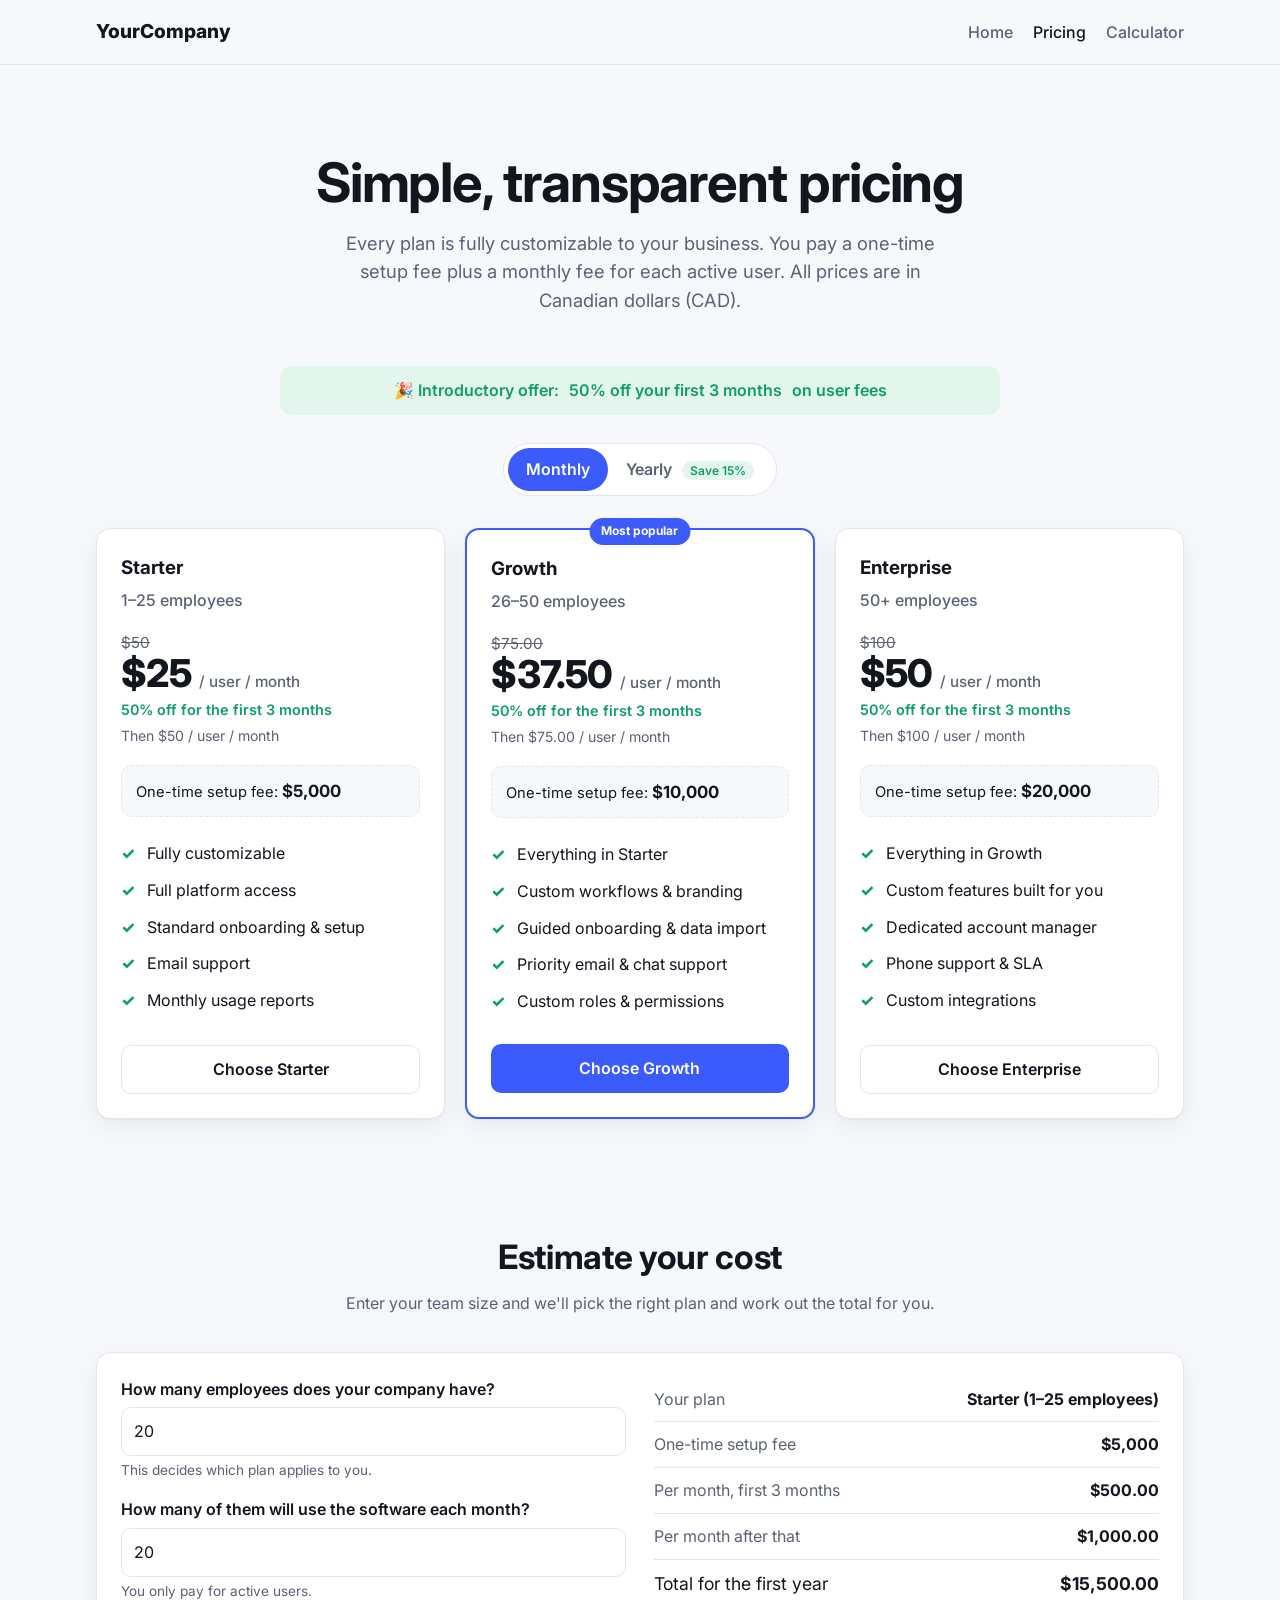
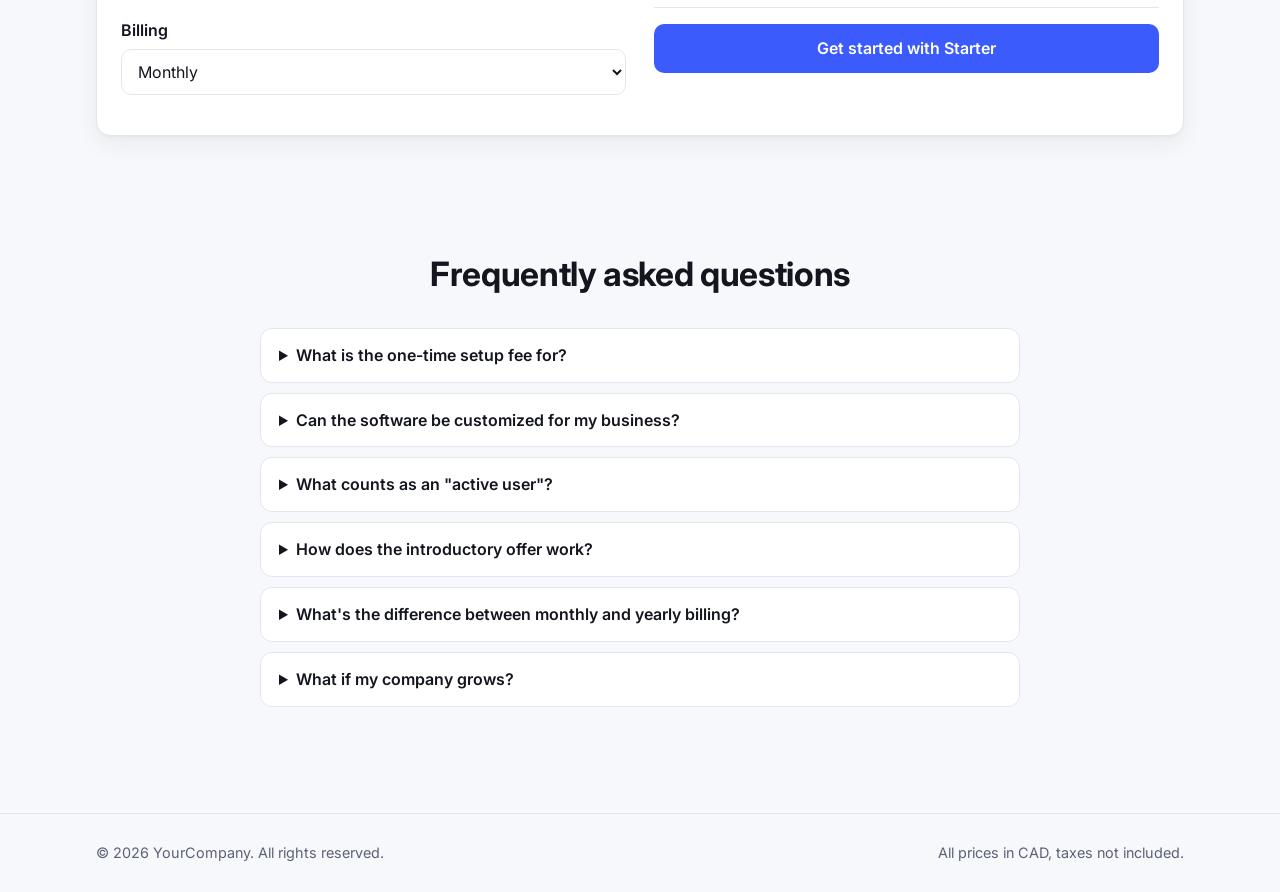
<file: pricing.html>
<!doctype html>
<html lang="en">
<head>
  <meta charset="utf-8">
  <meta name="viewport" content="width=device-width, initial-scale=1">
  <title>Pricing | YourCompany</title>
  <meta name="description" content="Simple pricing in CAD: a one-time setup fee plus a monthly fee for each active user.">
  <link rel="preconnect" href="https://fonts.googleapis.com">
  <link href="https://fonts.googleapis.com/css2?family=Inter:wght@400;500;600;700;800&display=swap" rel="stylesheet">
  <link rel="stylesheet" href="assets/styles.css">
</head>
<body>
  <header class="site-header">
    <div class="container">
      <a class="logo" href="index.html" data-company>YourCompany</a>
      <nav class="nav">
        <a href="index.html">Home</a>
        <a href="pricing.html" class="active">Pricing</a>
        <a href="#calculator">Calculator</a>
      </nav>
    </div>
  </header>

  <main>
    <section class="hero" style="padding-bottom: 24px;">
      <div class="container">
        <h1>Simple, transparent pricing</h1>
        <p>Every plan is fully customizable to your business. You pay a one-time setup fee plus a monthly fee for each active user. All prices are in Canadian dollars (CAD).</p>
      </div>
    </section>

    <section style="padding-top: 0;">
      <div class="container">
        <div class="promo-banner">🎉 Introductory offer: <span data-promo></span> on user fees</div>

        <div class="toggle-wrap">
          <div class="toggle" role="group" aria-label="Billing period">
            <button type="button" data-billing="monthly" aria-pressed="true">Monthly</button>
            <button type="button" data-billing="yearly" aria-pressed="false">Yearly <span class="save-pill" id="save-pill"></span></button>
          </div>
        </div>

        <div class="grid-3" id="plans"></div>
      </div>
    </section>

    <section id="calculator">
      <div class="container">
        <h2 class="section-title">Estimate your cost</h2>
        <p class="section-sub">Enter your team size and we'll pick the right plan and work out the total for you.</p>
        <div class="card calc">
          <div>
            <div class="field">
              <label for="calc-employees">How many employees does your company have?</label>
              <input id="calc-employees" type="number" min="1" value="20" inputmode="numeric">
              <div class="hint">This decides which plan applies to you.</div>
            </div>
            <div class="field">
              <label for="calc-users">How many of them will use the software each month?</label>
              <input id="calc-users" type="number" min="1" value="20" inputmode="numeric">
              <div class="hint">You only pay for active users.</div>
            </div>
            <div class="field">
              <label for="calc-billing">Billing</label>
              <select id="calc-billing">
                <option value="monthly">Monthly</option>
                <option value="yearly">Yearly (save more)</option>
              </select>
            </div>
          </div>
          <div id="calc-summary"></div>
        </div>
      </div>
    </section>

    <section>
      <div class="container">
        <h2 class="section-title">Frequently asked questions</h2>
        <div class="faq" style="margin-top: 28px;">
          <details>
            <summary>What is the one-time setup fee for?</summary>
            <p>It covers installing and configuring the platform for your business, importing your data and training your team. You pay it once at the start.</p>
          </details>
          <details>
            <summary>Can the software be customized for my business?</summary>
            <p>Yes, every plan is fully customizable. We can add your branding, set up your own forms, fields and workflows, and build custom features or reports. Tell us what you need in the contact form.</p>
          </details>
          <details>
            <summary>What counts as an "active user"?</summary>
            <p>Anyone who logs in at least once during the month. Employees who don't use the platform that month aren't billed.</p>
          </details>
          <details>
            <summary>How does the introductory offer work?</summary>
            <p>For your first <span data-promo-months></span> months, the per-user fee is <span data-promo-pct></span>% off. After that, the regular price applies. The setup fee isn't discounted.</p>
          </details>
          <details>
            <summary>What's the difference between monthly and yearly billing?</summary>
            <p>Monthly billing is flexible and billed every month. Yearly billing is paid once a year and costs <span data-yearly-pct></span>% less.</p>
          </details>
          <details>
            <summary>What if my company grows?</summary>
            <p>If you move into a larger size group, we'll move you to the matching plan. Just let us know.</p>
          </details>
        </div>
      </div>
    </section>
  </main>

  <footer class="site-footer">
    <div class="container">
      <span>© <span data-year></span> <span data-company>YourCompany</span>. All rights reserved.</span>
      <span>All prices in CAD, taxes not included.</span>
    </div>
  </footer>

  <!-- Contact form popup -->
  <div class="modal" id="contact-modal" role="dialog" aria-modal="true" aria-labelledby="modal-title">
    <div class="card modal-box">
      <div class="modal-head">
        <h3 id="modal-title">Get started</h3>
        <button class="close-btn" type="button" data-close aria-label="Close">×</button>
      </div>
      <form id="contact-form">
        <div class="row-2">
          <div class="field">
            <label for="f-name">Your name *</label>
            <input id="f-name" name="name" required>
          </div>
          <div class="field">
            <label for="f-company">Company *</label>
            <input id="f-company" name="company" required>
          </div>
        </div>
        <div class="row-2">
          <div class="field">
            <label for="f-email">Email *</label>
            <input id="f-email" name="email" type="email" required>
          </div>
          <div class="field">
            <label for="f-phone">Phone</label>
            <input id="f-phone" name="phone" type="tel">
          </div>
        </div>
        <div class="row-2">
          <div class="field">
            <label for="f-plan">Plan</label>
            <select id="f-plan" name="plan"></select>
          </div>
          <div class="field">
            <label for="f-billing">Billing</label>
            <select id="f-billing" name="billing">
              <option value="Monthly">Monthly</option>
              <option value="Yearly">Yearly</option>
            </select>
          </div>
        </div>
        <div class="field">
          <label for="f-users">Estimated active users</label>
          <input id="f-users" name="users" type="number" min="1">
        </div>
        <div class="field">
          <label for="f-message">Message</label>
          <textarea id="f-message" name="message" rows="3" placeholder="Tell us about any customizations you need"></textarea>
        </div>
        <button class="btn btn-primary btn-block" type="submit">Send request</button>
      </form>
      <div class="success" id="form-success" hidden>
        <div class="check">✓</div>
        <h3>Thank you!</h3>
        <p id="success-text">We've received your request and will be in touch soon.</p>
        <button class="btn btn-outline" type="button" data-close>Close</button>
      </div>
    </div>
  </div>

  <script src="assets/config.js"></script>
  <script src="assets/site.js"></script>
  <script src="assets/pricing.js"></script>
</body>
</html>
</file>
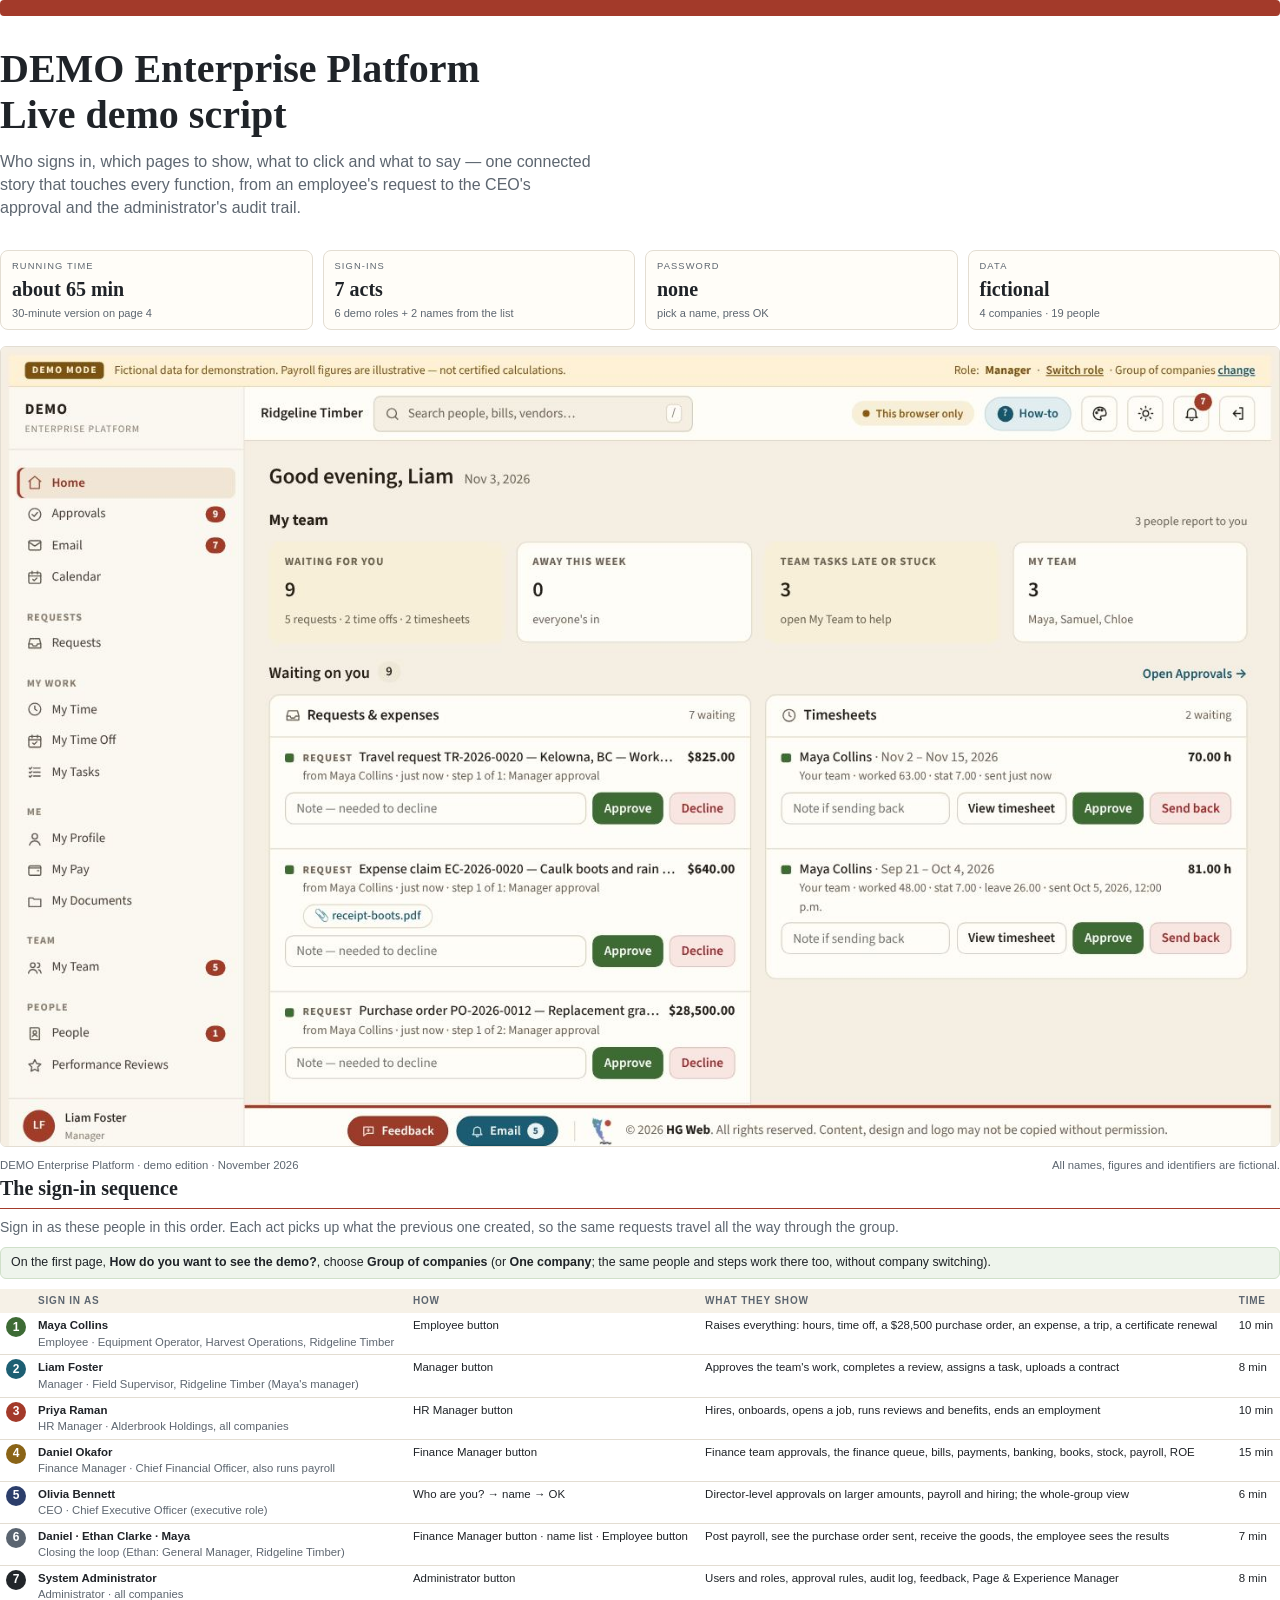
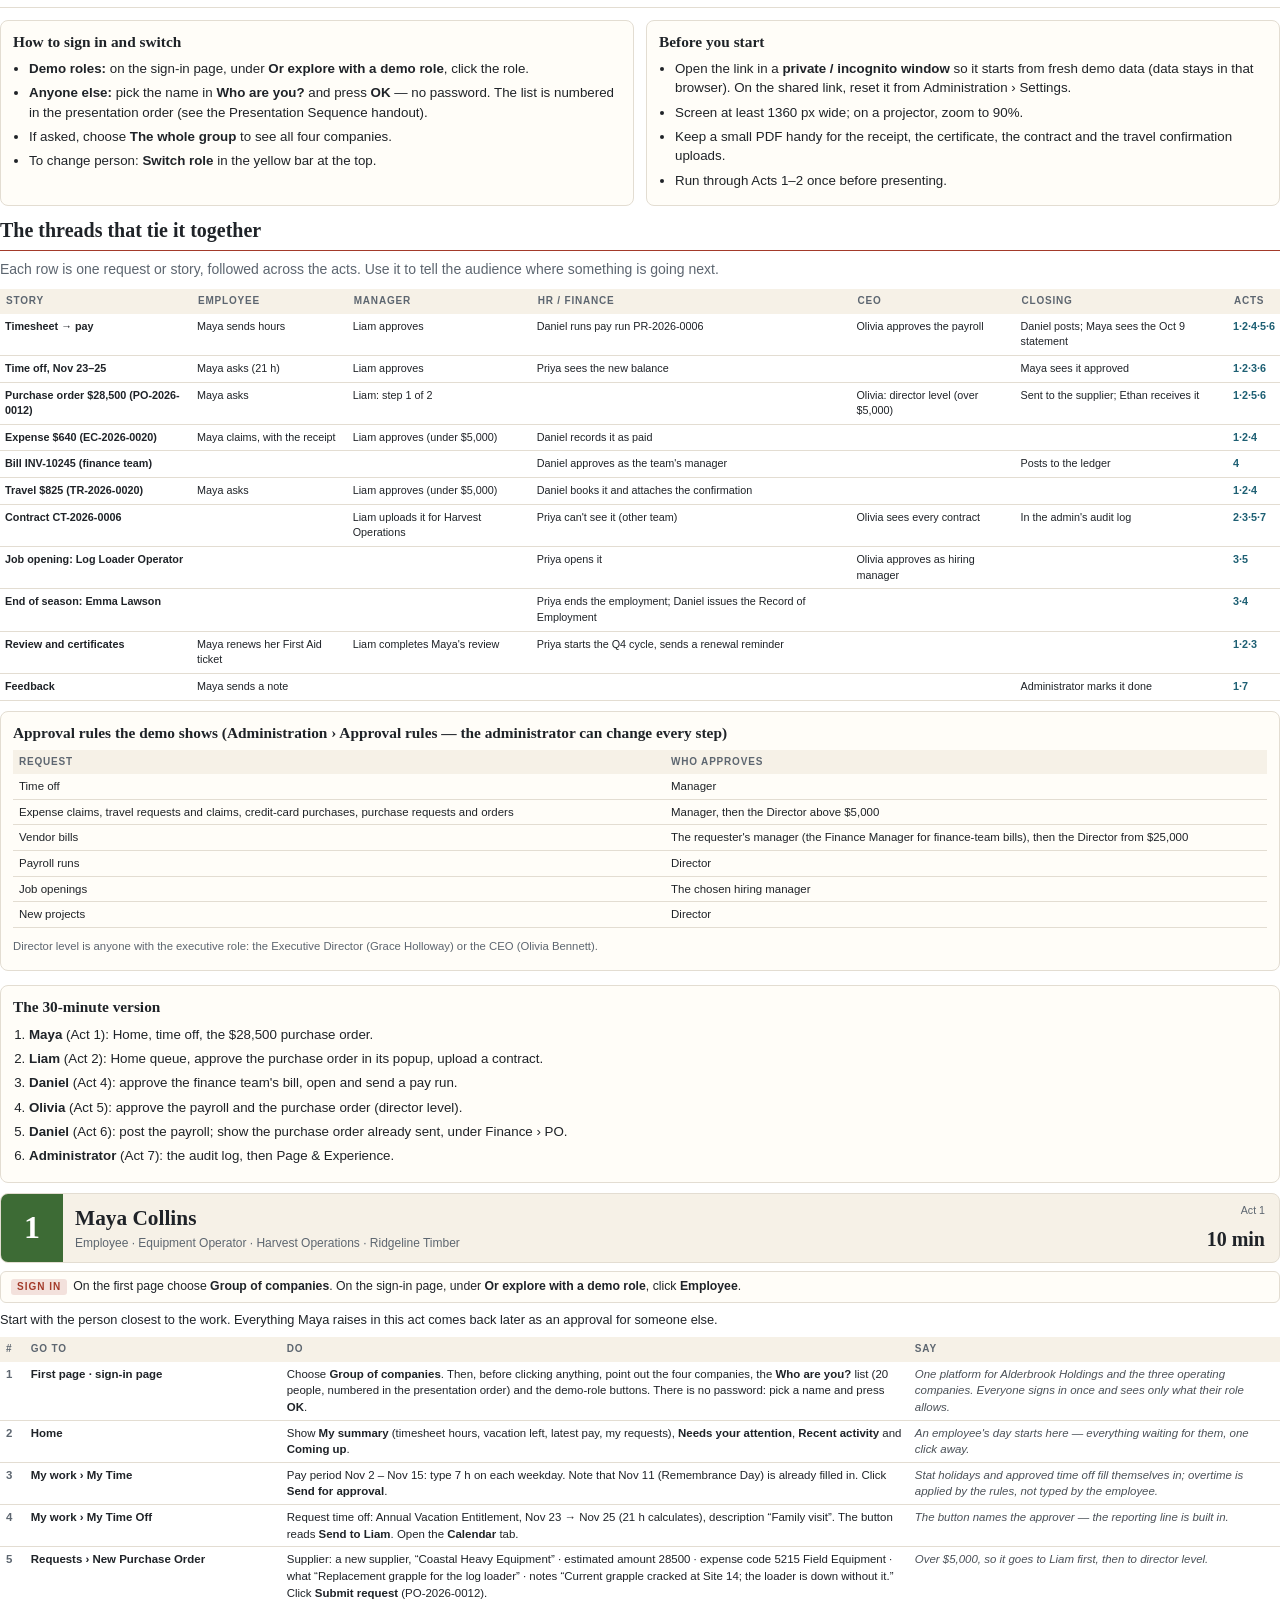
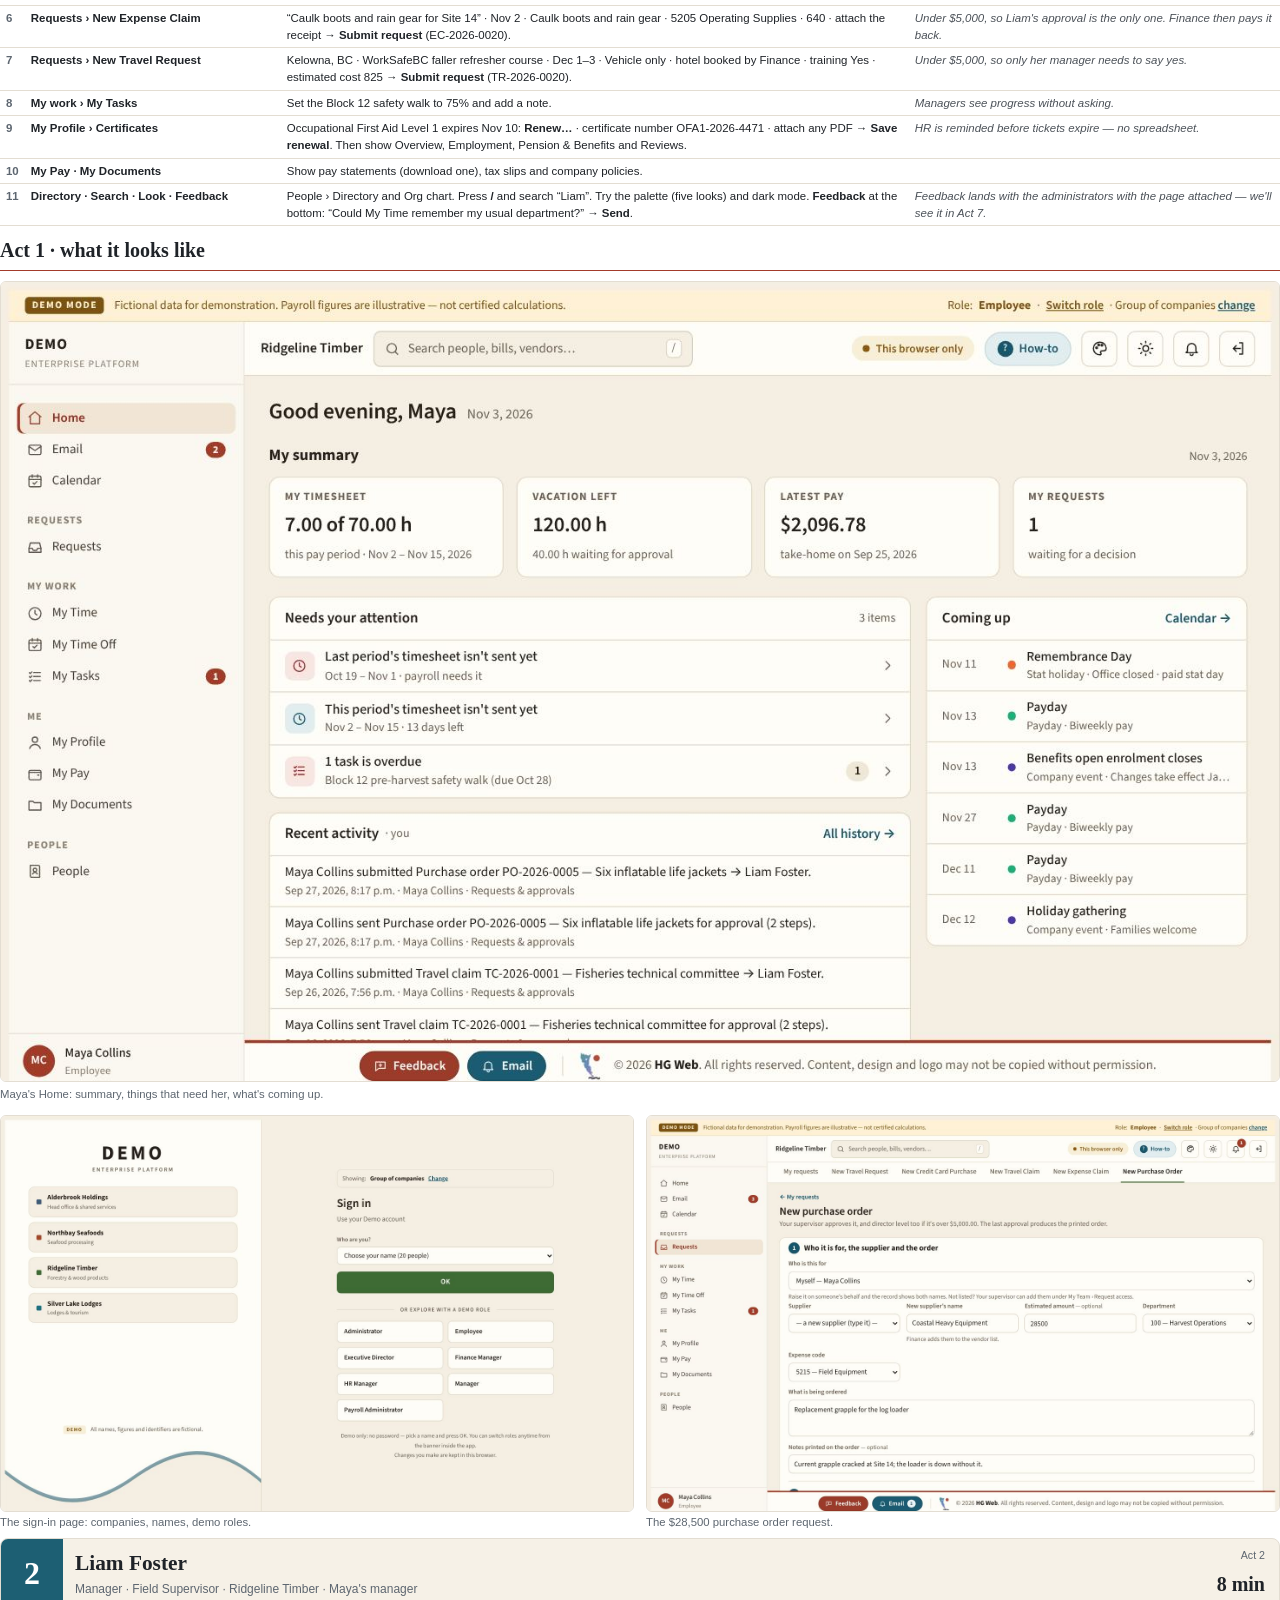
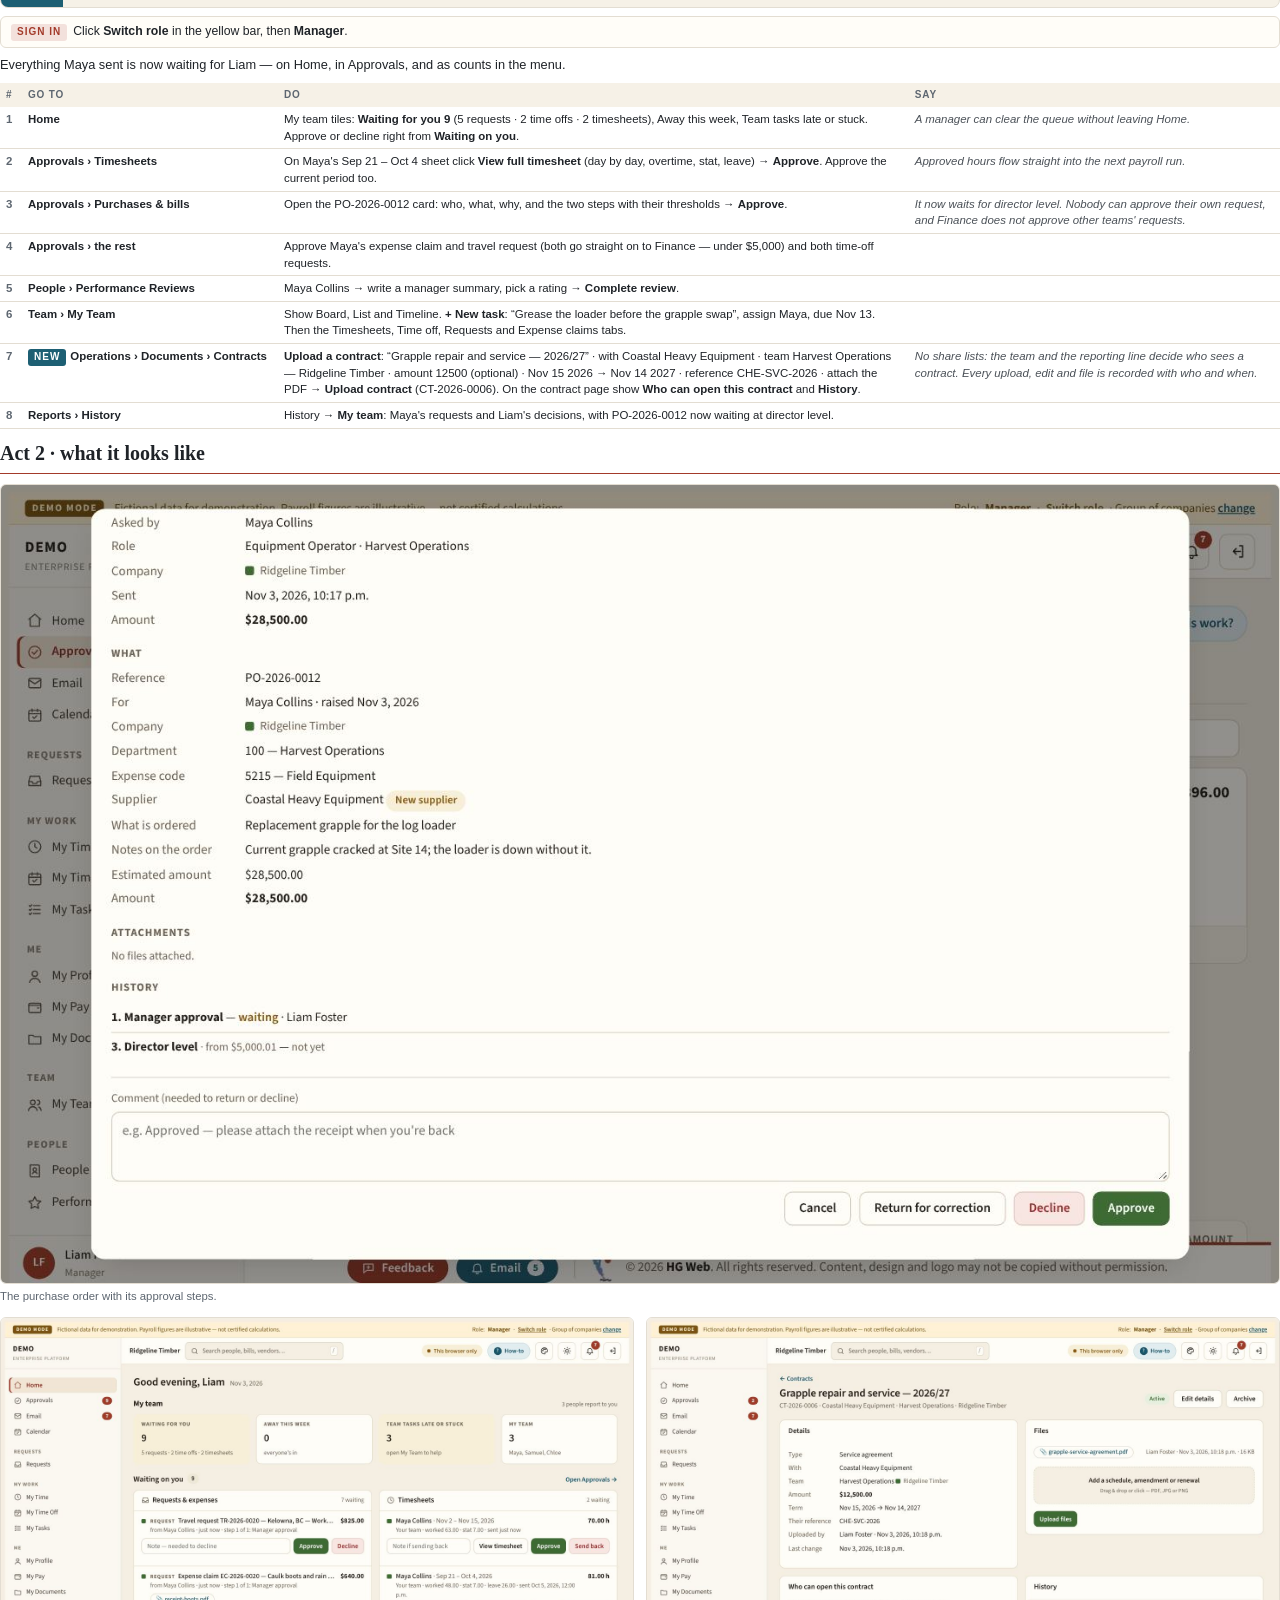
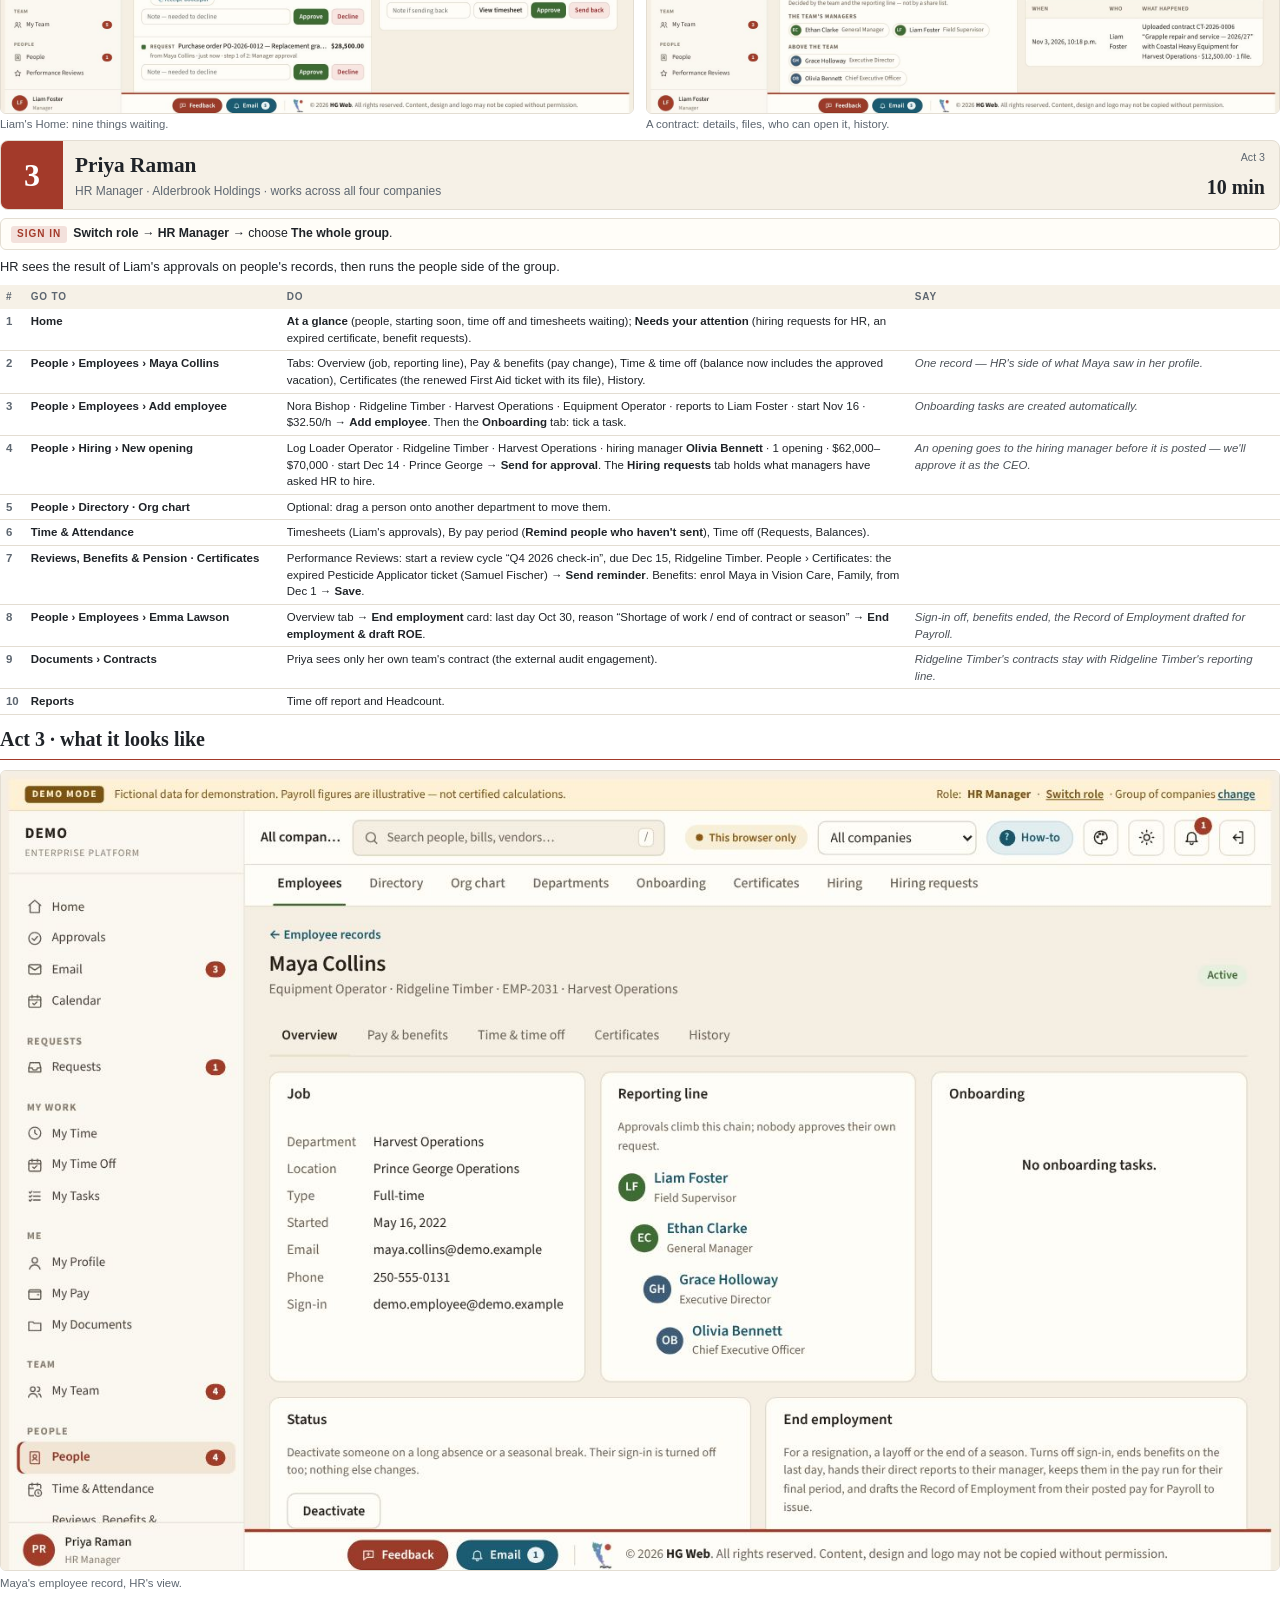
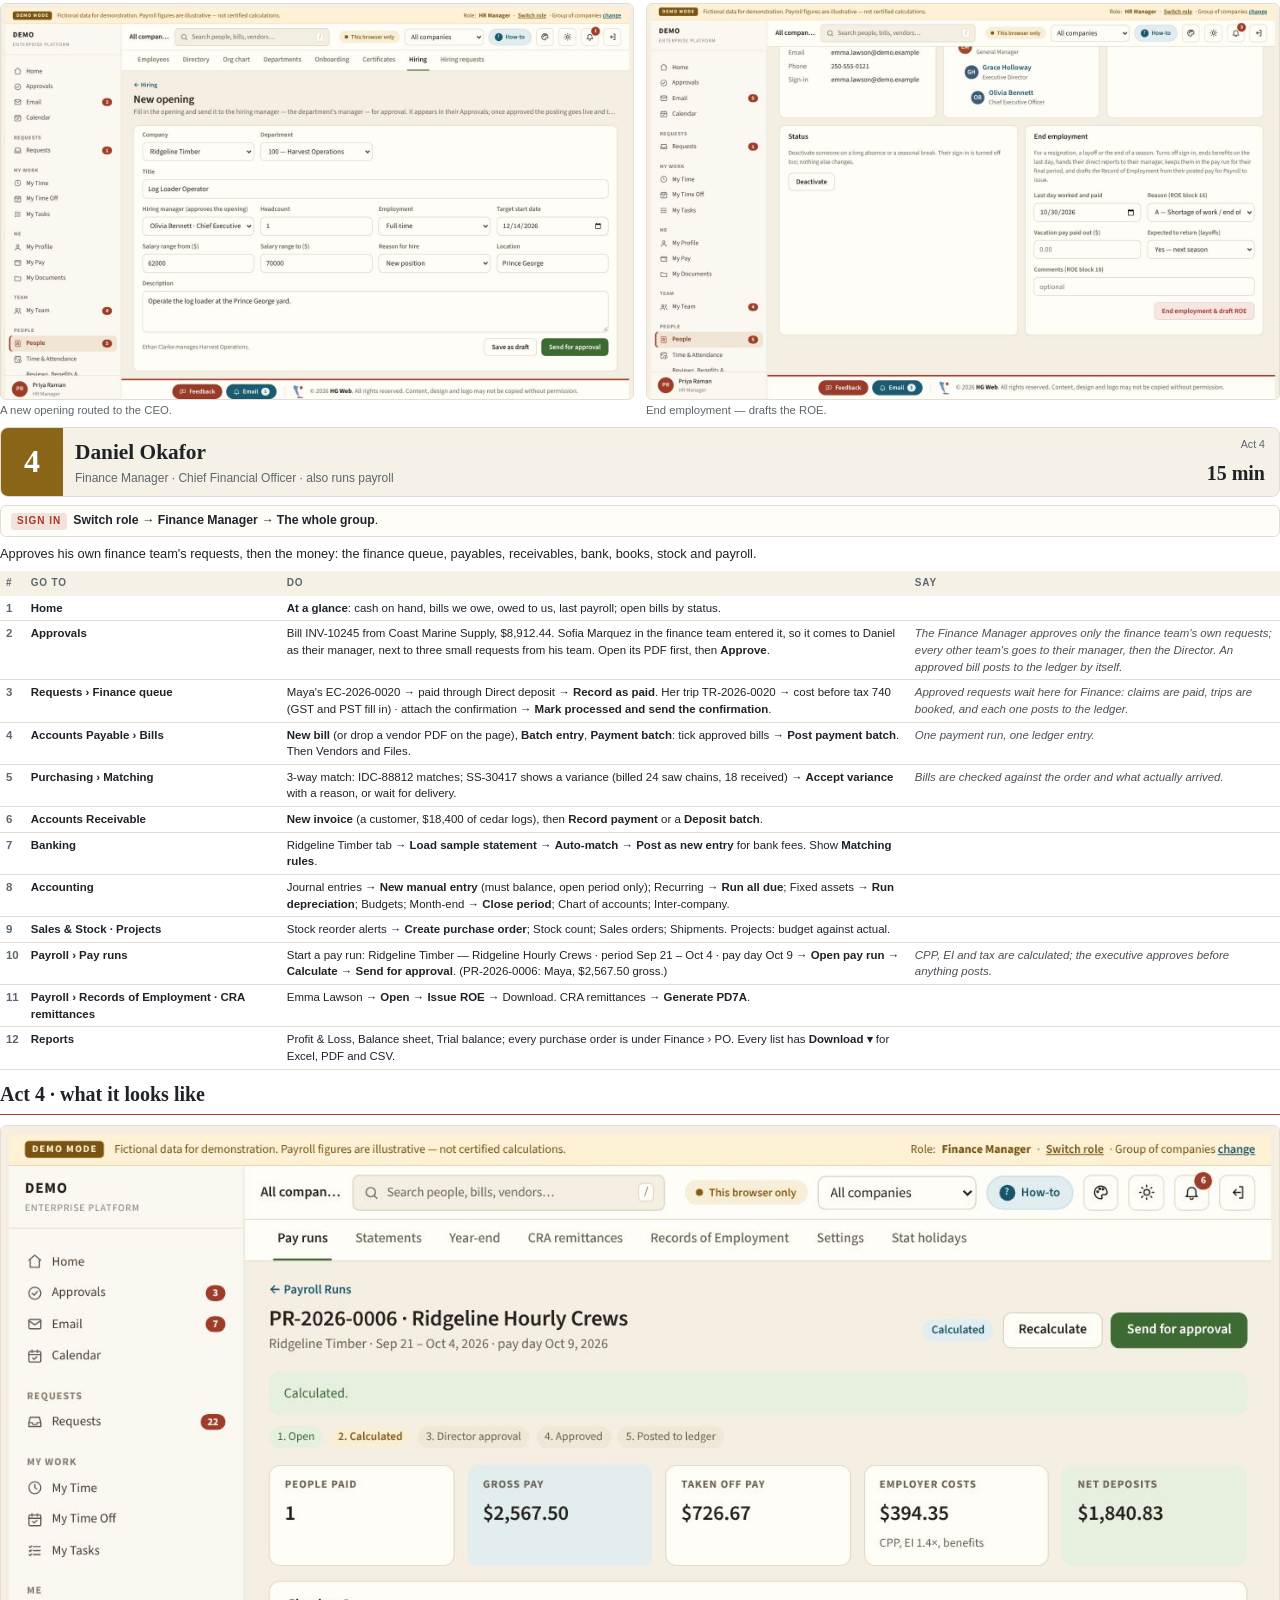
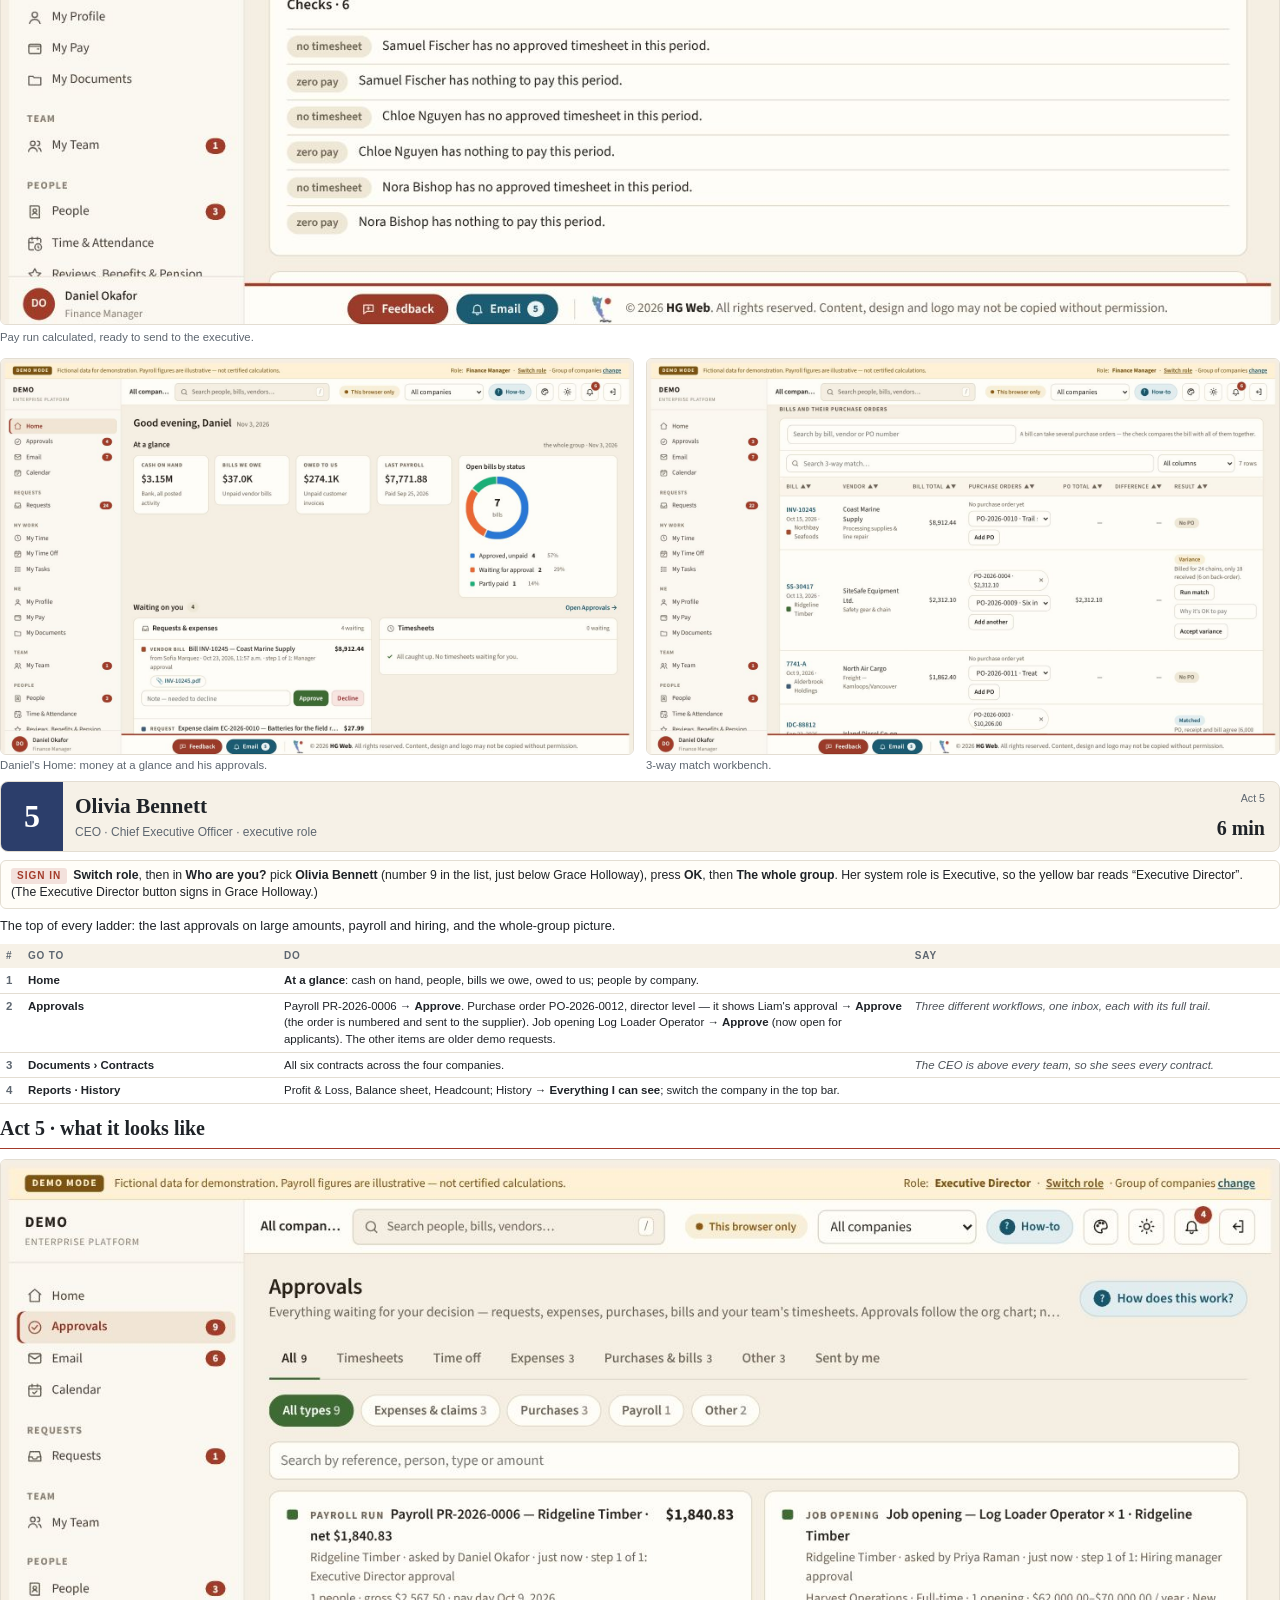
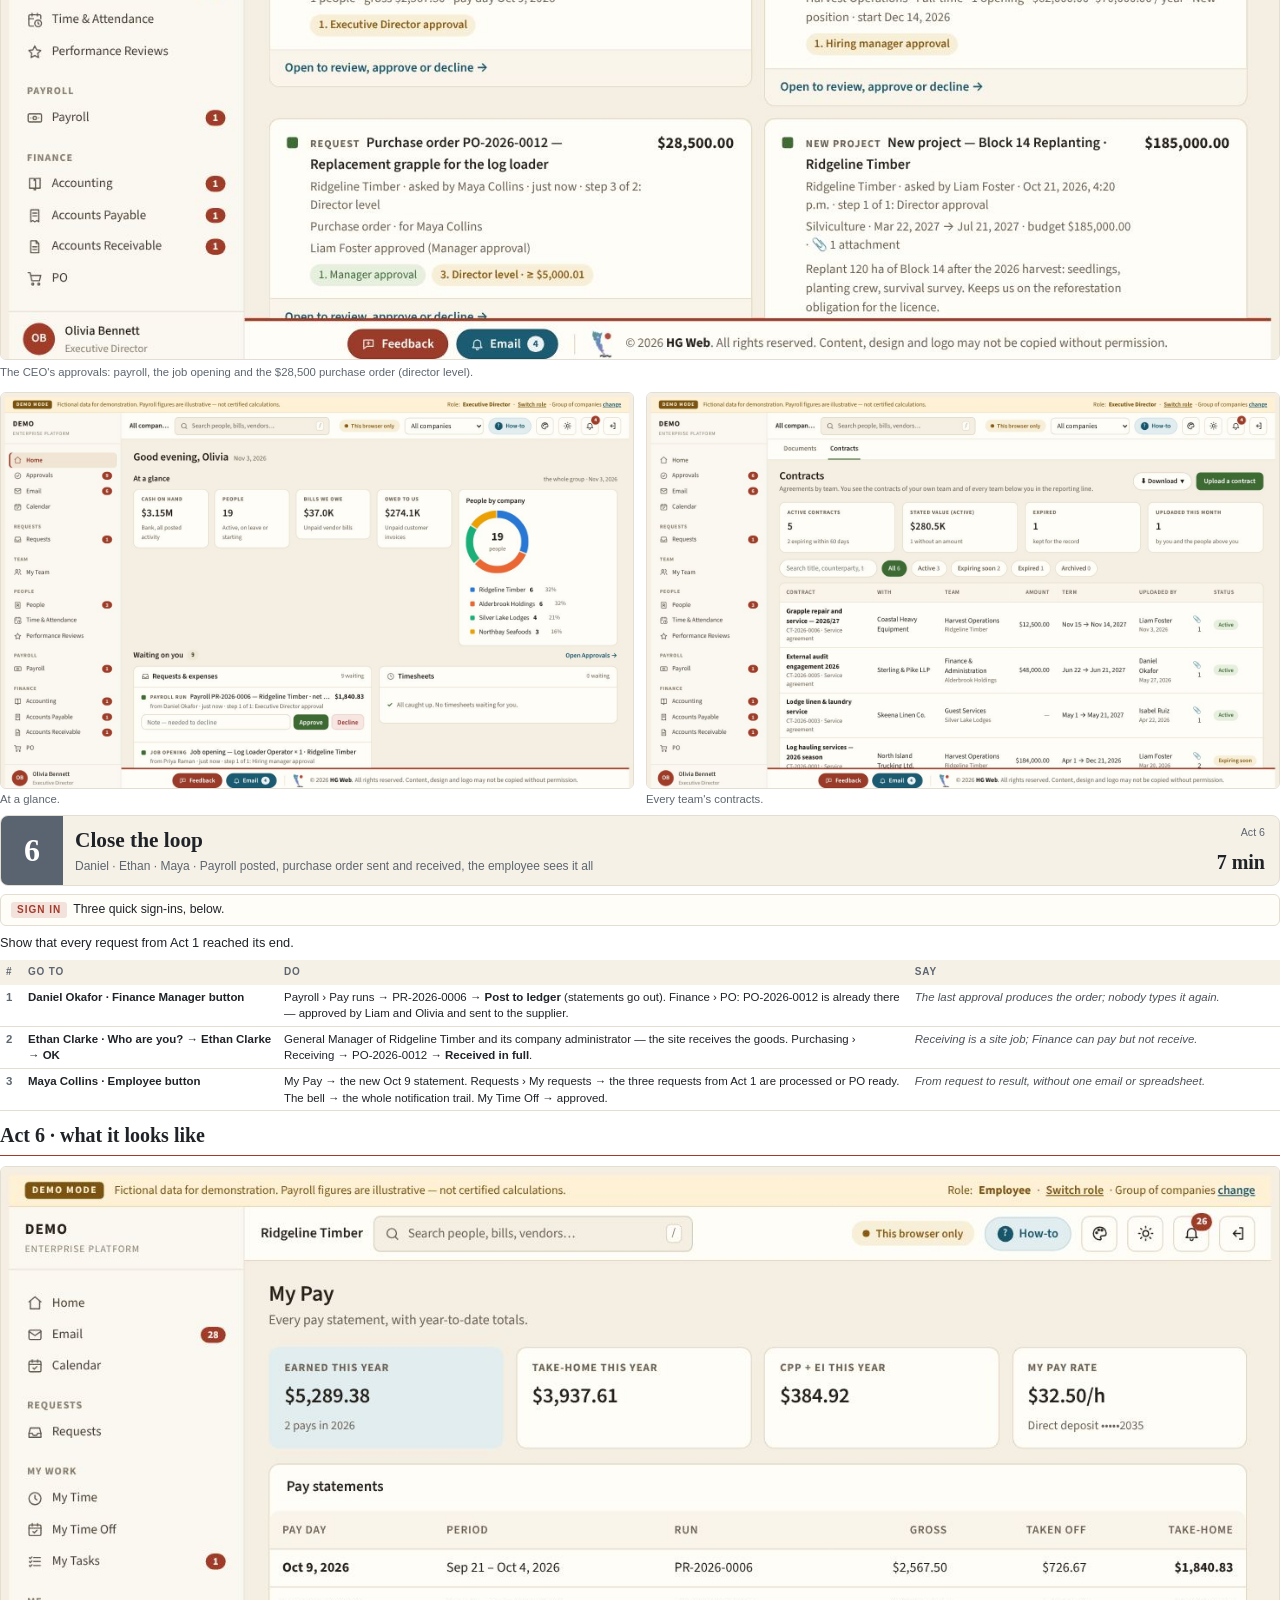
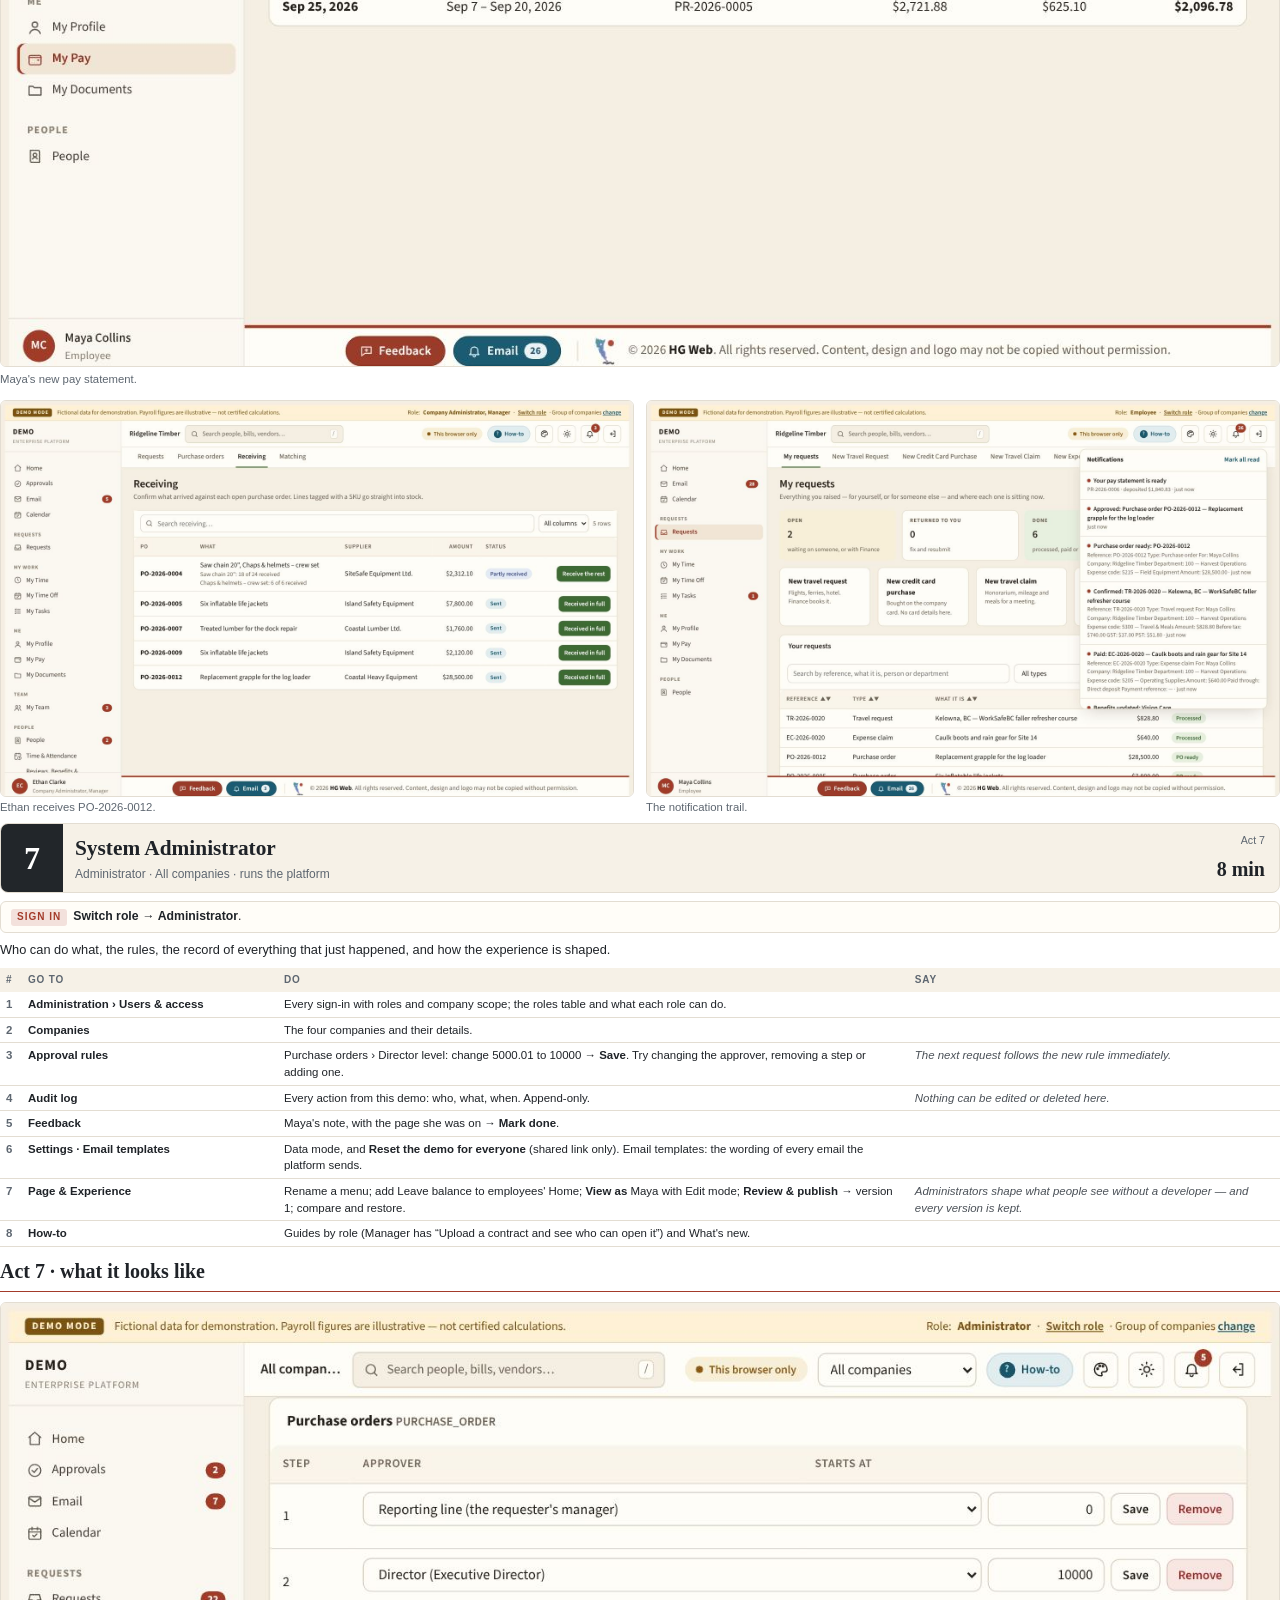
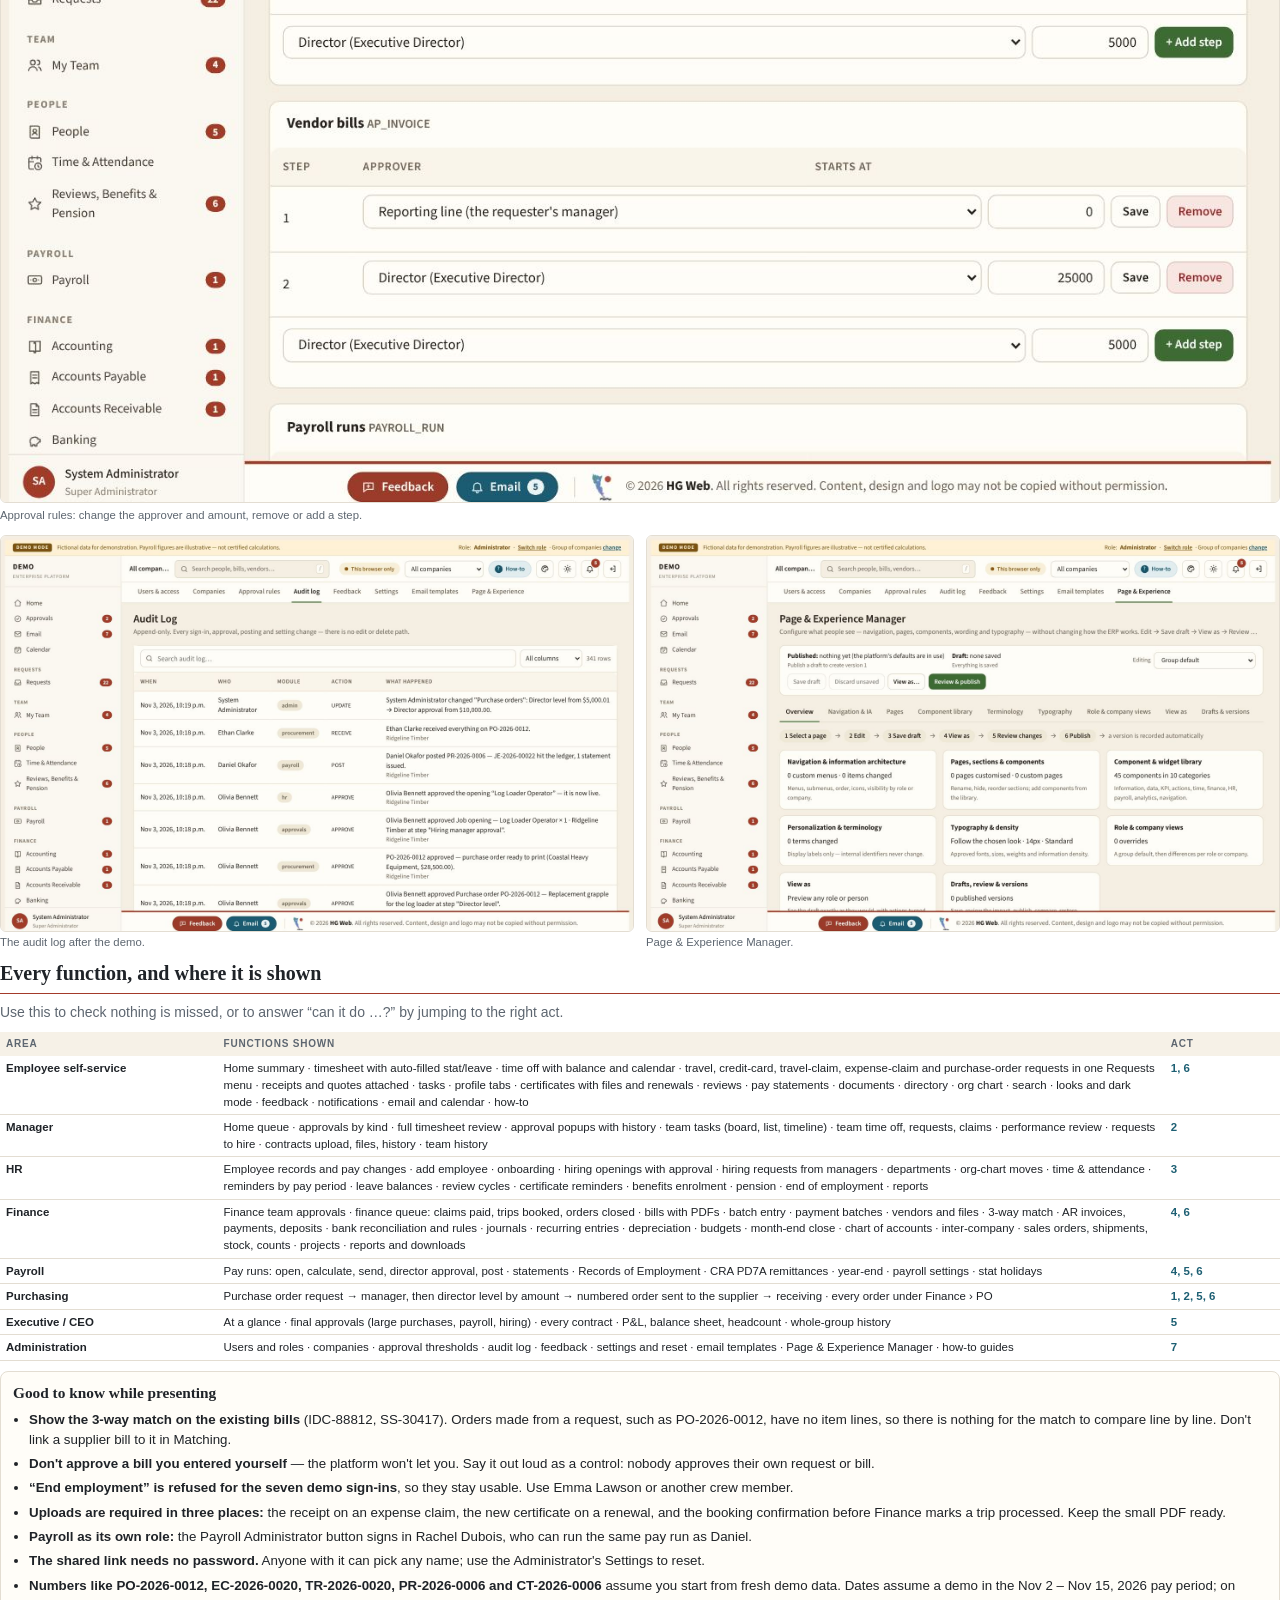
<file: demo-platform/docs/src/demo-script/demo-script.html>
<!doctype html>
<html lang="en">
<head>
<meta charset="utf-8">
<title>DEMO Enterprise Platform · Live demo script</title>
<link rel="stylesheet" href="../base.css">
<style>
  .bar{height:16px;border-radius:4px;background:var(--red);margin:0 0 30px}
  .cover{min-height:0;justify-content:flex-start}
  .cover h1{font-size:30pt;margin:0 0 12px}
  .cover .lead{font-size:12pt;max-width:6.2in;line-height:1.45}
  .facts{margin:20px 0 16px}
  .facts div{border:1px solid var(--line);border-radius:8px;background:var(--card);padding:9px 11px}
  .facts small{font-size:7pt}
  .facts b{font-size:15pt;font-family:"Bitstream Charter","Liberation Serif",Georgia,serif}
  .facts span{font-size:8.3pt;color:var(--muted);line-height:1.3;display:block}
  .cover .shot{margin:0 0 10px}
  .coverfoot{display:flex;justify-content:space-between;font-size:8.5pt;color:var(--muted)}
  .callout{border:1px solid #cfe0c9;background:#eef4ec;border-radius:6px;padding:6px 10px;margin:0 0 10px;font-size:9.3pt}
  table{font-size:8.6pt}
  td{padding:4px 6px} th{padding:5px 6px}
  td.c{text-align:center;width:30px}
  td.go{width:20%;font-weight:700}
  td.sy{width:29%;font-style:italic;color:#4a5057}
  td.no{width:22px;color:var(--muted);font-weight:700}
  .seq td:first-child{width:30px}
  .seq td b{display:block}
  .seq td:last-child{white-space:nowrap}
  .threads{font-size:8.1pt}
  .threads td{padding:5px 5px}
  .threads td:first-child{font-weight:700;width:15%}
  .threads td:last-child{color:var(--teal);font-weight:700;white-space:nowrap}
  .acthd{display:flex;align-items:stretch;border:1px solid var(--line);border-radius:8px;background:var(--sand);overflow:hidden;margin:0 0 8px}
  .acthd .num{width:62px;flex:none;display:grid;place-items:center;color:#fff;font:700 24pt "Bitstream Charter","Liberation Serif",Georgia,serif;background:var(--c)}
  .acthd .t{flex:1;padding:9px 12px}
  .acthd h2{border:0;padding:0;margin:0 0 2px;font-size:16pt}
  .acthd .role{font-size:9pt;color:var(--muted)}
  .acthd .r{padding:9px 14px;text-align:right;white-space:nowrap}
  .acthd .r small{display:block;font-size:8pt;color:var(--muted)}
  .acthd .r b{display:block;font:700 15pt "Bitstream Charter","Liberation Serif",Georgia,serif;margin-top:10px}
  .signin{border:1px solid var(--line);border-radius:6px;background:var(--card);padding:6px 10px;margin:0 0 8px;font-size:9.2pt}
  .signin .tag{background:#f3e1dc;color:var(--red);margin-right:6px}
  .intro{margin:0 0 8px;font-size:9.6pt}
  .tag.new{background:var(--teal);color:#fff;margin-right:4px}
  .looks h2{margin-bottom:10px}
  .looks .shot{width:100%}
  .looks .grid2 .shot{margin-bottom:6px}
  .box h3{margin-bottom:6px}
  .box ul{margin:0;padding-left:16px}
  .box li{margin:0 0 5px}
  .rules td:first-child{width:52%}
  ol.short li{margin:0 0 5px}
  .fn td:first-child{font-weight:700;width:17%}
  .fn td:last-child{width:9%;color:var(--teal);font-weight:700}
  .c1{--c:var(--green)}.c2{--c:var(--teal)}.c3{--c:var(--red)}.c4{--c:var(--ochre)}.c5{--c:var(--navy)}.c6{--c:var(--slate)}.c7{--c:var(--black)}
</style>
</head>
<body>

<!-- 1 · cover -->
<section class="page cover">
  <div class="bar"></div>
  <h1>DEMO Enterprise Platform<br>Live demo script</h1>
  <p class="lead">Who signs in, which pages to show, what to click and what to say — one connected story that touches every function, from an employee's request to the CEO's approval and the administrator's audit trail.</p>
  <div class="facts">
    <div><small>Running time</small><b>about 65 min</b><span>30-minute version on page 4</span></div>
    <div><small>Sign-ins</small><b>7 acts</b><span>6 demo roles + 2 names from the list</span></div>
    <div><small>Password</small><b>none</b><span>pick a name, press OK</span></div>
    <div><small>Data</small><b>fictional</b><span>4 companies · 19 people</span></div>
  </div>
  <img class="shot" src="s04-liam-home.jpg" alt="Liam Foster's Home with nine things waiting">
  <div class="coverfoot"><span>DEMO Enterprise Platform · demo edition · November 2026</span><span>All names, figures and identifiers are fictional.</span></div>
</section>

<!-- 2 · sign-in sequence -->
<section class="page">
  <h2>The sign-in sequence</h2>
  <p class="lead">Sign in as these people in this order. Each act picks up what the previous one created, so the same requests travel all the way through the group.</p>
  <div class="callout">On the first page, <b>How do you want to see the demo?</b>, choose <b>Group of companies</b> (or <b>One company</b>; the same people and steps work there too, without company switching).</div>
  <table class="seq">
    <thead><tr><th></th><th>Sign in as</th><th>How</th><th>What they show</th><th>Time</th></tr></thead>
    <tbody>
      <tr><td><span class="n">1</span></td><td><b>Maya Collins</b><small>Employee · Equipment Operator, Harvest Operations, Ridgeline Timber</small></td><td>Employee button</td><td>Raises everything: hours, time off, a $28,500 purchase order, an expense, a trip, a certificate renewal</td><td>10 min</td></tr>
      <tr><td><span class="n c2">2</span></td><td><b>Liam Foster</b><small>Manager · Field Supervisor, Ridgeline Timber (Maya's manager)</small></td><td>Manager button</td><td>Approves the team's work, completes a review, assigns a task, uploads a contract</td><td>8 min</td></tr>
      <tr><td><span class="n c3">3</span></td><td><b>Priya Raman</b><small>HR Manager · Alderbrook Holdings, all companies</small></td><td>HR Manager button</td><td>Hires, onboards, opens a job, runs reviews and benefits, ends an employment</td><td>10 min</td></tr>
      <tr><td><span class="n c4">4</span></td><td><b>Daniel Okafor</b><small>Finance Manager · Chief Financial Officer, also runs payroll</small></td><td>Finance Manager button</td><td>Finance team approvals, the finance queue, bills, payments, banking, books, stock, payroll, ROE</td><td>15 min</td></tr>
      <tr><td><span class="n c5">5</span></td><td><b>Olivia Bennett</b><small>CEO · Chief Executive Officer (executive role)</small></td><td>Who are you? → name → OK</td><td>Director-level approvals on larger amounts, payroll and hiring; the whole-group view</td><td>6 min</td></tr>
      <tr><td><span class="n c6">6</span></td><td><b>Daniel · Ethan Clarke · Maya</b><small>Closing the loop (Ethan: General Manager, Ridgeline Timber)</small></td><td>Finance Manager button · name list · Employee button</td><td>Post payroll, see the purchase order sent, receive the goods, the employee sees the results</td><td>7 min</td></tr>
      <tr><td><span class="n c7">7</span></td><td><b>System Administrator</b><small>Administrator · all companies</small></td><td>Administrator button</td><td>Users and roles, approval rules, audit log, feedback, Page &amp; Experience Manager</td><td>8 min</td></tr>
    </tbody>
  </table>
  <div class="grid2" style="margin-top:12px">
    <div class="box"><h3>How to sign in and switch</h3><ul>
      <li><b>Demo roles:</b> on the sign-in page, under <b>Or explore with a demo role</b>, click the role.</li>
      <li><b>Anyone else:</b> pick the name in <b>Who are you?</b> and press <b>OK</b> — no password. The list is numbered in the presentation order (see the Presentation Sequence handout).</li>
      <li>If asked, choose <b>The whole group</b> to see all four companies.</li>
      <li>To change person: <b>Switch role</b> in the yellow bar at the top.</li></ul></div>
    <div class="box"><h3>Before you start</h3><ul>
      <li>Open the link in a <b>private / incognito window</b> so it starts from fresh demo data (data stays in that browser). On the shared link, reset it from Administration › Settings.</li>
      <li>Screen at least 1360 px wide; on a projector, zoom to 90%.</li>
      <li>Keep a small PDF handy for the receipt, the certificate, the contract and the travel confirmation uploads.</li>
      <li>Run through Acts 1–2 once before presenting.</li></ul></div>
  </div>
</section>

<!-- 3 · threads -->
<section class="page">
  <h2>The threads that tie it together</h2>
  <p class="lead">Each row is one request or story, followed across the acts. Use it to tell the audience where something is going next.</p>
  <table class="threads">
    <thead><tr><th>Story</th><th>Employee</th><th>Manager</th><th>HR / Finance</th><th>CEO</th><th>Closing</th><th>Acts</th></tr></thead>
    <tbody>
      <tr><td>Timesheet → pay</td><td>Maya sends hours</td><td>Liam approves</td><td>Daniel runs pay run PR-2026-0006</td><td>Olivia approves the payroll</td><td>Daniel posts; Maya sees the Oct 9 statement</td><td>1·2·4·5·6</td></tr>
      <tr><td>Time off, Nov 23–25</td><td>Maya asks (21 h)</td><td>Liam approves</td><td>Priya sees the new balance</td><td></td><td>Maya sees it approved</td><td>1·2·3·6</td></tr>
      <tr><td>Purchase order $28,500 (PO-2026-0012)</td><td>Maya asks</td><td>Liam: step 1 of 2</td><td></td><td>Olivia: director level (over $5,000)</td><td>Sent to the supplier; Ethan receives it</td><td>1·2·5·6</td></tr>
      <tr><td>Expense $640 (EC-2026-0020)</td><td>Maya claims, with the receipt</td><td>Liam approves (under $5,000)</td><td>Daniel records it as paid</td><td></td><td></td><td>1·2·4</td></tr>
      <tr><td>Bill INV-10245 (finance team)</td><td></td><td></td><td>Daniel approves as the team's manager</td><td></td><td>Posts to the ledger</td><td>4</td></tr>
      <tr><td>Travel $825 (TR-2026-0020)</td><td>Maya asks</td><td>Liam approves (under $5,000)</td><td>Daniel books it and attaches the confirmation</td><td></td><td></td><td>1·2·4</td></tr>
      <tr><td>Contract CT-2026-0006</td><td></td><td>Liam uploads it for Harvest Operations</td><td>Priya can't see it (other team)</td><td>Olivia sees every contract</td><td>In the admin's audit log</td><td>2·3·5·7</td></tr>
      <tr><td>Job opening: Log Loader Operator</td><td></td><td></td><td>Priya opens it</td><td>Olivia approves as hiring manager</td><td></td><td>3·5</td></tr>
      <tr><td>End of season: Emma Lawson</td><td></td><td></td><td>Priya ends the employment; Daniel issues the Record of Employment</td><td></td><td></td><td>3·4</td></tr>
      <tr><td>Review and certificates</td><td>Maya renews her First Aid ticket</td><td>Liam completes Maya's review</td><td>Priya starts the Q4 cycle, sends a renewal reminder</td><td></td><td></td><td>1·2·3</td></tr>
      <tr><td>Feedback</td><td>Maya sends a note</td><td></td><td></td><td></td><td>Administrator marks it done</td><td>1·7</td></tr>
    </tbody>
  </table>
</section>

<!-- 4 · rules and 30-minute version -->
<section class="page">
  <div class="box">
    <h3>Approval rules the demo shows (Administration › Approval rules — the administrator can change every step)</h3>
    <table class="rules">
      <thead><tr><th>Request</th><th>Who approves</th></tr></thead>
      <tbody>
        <tr><td>Time off</td><td>Manager</td></tr>
        <tr><td>Expense claims, travel requests and claims, credit-card purchases, purchase requests and orders</td><td>Manager, then the Director above $5,000</td></tr>
        <tr><td>Vendor bills</td><td>The requester's manager (the Finance Manager for finance-team bills), then the Director from $25,000</td></tr>
        <tr><td>Payroll runs</td><td>Director</td></tr>
        <tr><td>Job openings</td><td>The chosen hiring manager</td></tr>
        <tr><td>New projects</td><td>Director</td></tr>
      </tbody>
    </table>
    <p class="small">Director level is anyone with the executive role: the Executive Director (Grace Holloway) or the CEO (Olivia Bennett).</p>
  </div>
  <div class="box" style="margin-top:14px">
    <h3>The 30-minute version</h3>
    <ol class="short">
      <li><b>Maya</b> (Act 1): Home, time off, the $28,500 purchase order.</li>
      <li><b>Liam</b> (Act 2): Home queue, approve the purchase order in its popup, upload a contract.</li>
      <li><b>Daniel</b> (Act 4): approve the finance team's bill, open and send a pay run.</li>
      <li><b>Olivia</b> (Act 5): approve the payroll and the purchase order (director level).</li>
      <li><b>Daniel</b> (Act 6): post the payroll; show the purchase order already sent, under Finance › PO.</li>
      <li><b>Administrator</b> (Act 7): the audit log, then Page &amp; Experience.</li>
    </ol>
  </div>
</section>

<!-- 5 · Act 1 -->
<section class="page c1">
  <div class="acthd"><div class="num">1</div><div class="t"><h2>Maya Collins</h2><div class="role">Employee · Equipment Operator · Harvest Operations · Ridgeline Timber</div></div><div class="r"><small>Act 1</small><b>10 min</b></div></div>
  <div class="signin"><span class="tag">Sign in</span>On the first page choose <b>Group of companies</b>. On the sign-in page, under <b>Or explore with a demo role</b>, click <b>Employee</b>.</div>
  <p class="intro">Start with the person closest to the work. Everything Maya raises in this act comes back later as an approval for someone else.</p>
  <table>
    <thead><tr><th>#</th><th>Go to</th><th>Do</th><th>Say</th></tr></thead>
    <tbody>
      <tr><td class="no">1</td><td class="go">First page · sign-in page</td><td>Choose <b>Group of companies</b>. Then, before clicking anything, point out the four companies, the <b>Who are you?</b> list (20 people, numbered in the presentation order) and the demo-role buttons. There is no password: pick a name and press <b>OK</b>.</td><td class="sy">One platform for Alderbrook Holdings and the three operating companies. Everyone signs in once and sees only what their role allows.</td></tr>
      <tr><td class="no">2</td><td class="go">Home</td><td>Show <b>My summary</b> (timesheet hours, vacation left, latest pay, my requests), <b>Needs your attention</b>, <b>Recent activity</b> and <b>Coming up</b>.</td><td class="sy">An employee's day starts here — everything waiting for them, one click away.</td></tr>
      <tr><td class="no">3</td><td class="go">My work › My Time</td><td>Pay period Nov 2 – Nov 15: type 7 h on each weekday. Note that Nov 11 (Remembrance Day) is already filled in. Click <b>Send for approval</b>.</td><td class="sy">Stat holidays and approved time off fill themselves in; overtime is applied by the rules, not typed by the employee.</td></tr>
      <tr><td class="no">4</td><td class="go">My work › My Time Off</td><td>Request time off: Annual Vacation Entitlement, Nov 23 → Nov 25 (21 h calculates), description “Family visit”. The button reads <b>Send to Liam</b>. Open the <b>Calendar</b> tab.</td><td class="sy">The button names the approver — the reporting line is built in.</td></tr>
      <tr><td class="no">5</td><td class="go">Requests › New Purchase Order</td><td>Supplier: a new supplier, “Coastal Heavy Equipment” · estimated amount 28500 · expense code 5215 Field Equipment · what “Replacement grapple for the log loader” · notes “Current grapple cracked at Site 14; the loader is down without it.” Click <b>Submit request</b> (PO-2026-0012).</td><td class="sy">Over $5,000, so it goes to Liam first, then to director level.</td></tr>
      <tr><td class="no">6</td><td class="go">Requests › New Expense Claim</td><td>“Caulk boots and rain gear for Site 14” · Nov 2 · Caulk boots and rain gear · 5205 Operating Supplies · 640 · attach the receipt → <b>Submit request</b> (EC-2026-0020).</td><td class="sy">Under $5,000, so Liam's approval is the only one. Finance then pays it back.</td></tr>
      <tr><td class="no">7</td><td class="go">Requests › New Travel Request</td><td>Kelowna, BC · WorkSafeBC faller refresher course · Dec 1–3 · Vehicle only · hotel booked by Finance · training Yes · estimated cost 825 → <b>Submit request</b> (TR-2026-0020).</td><td class="sy">Under $5,000, so only her manager needs to say yes.</td></tr>
      <tr><td class="no">8</td><td class="go">My work › My Tasks</td><td>Set the Block 12 safety walk to 75% and add a note.</td><td class="sy">Managers see progress without asking.</td></tr>
      <tr><td class="no">9</td><td class="go">My Profile › Certificates</td><td>Occupational First Aid Level 1 expires Nov 10: <b>Renew…</b> · certificate number OFA1-2026-4471 · attach any PDF → <b>Save renewal</b>. Then show Overview, Employment, Pension &amp; Benefits and Reviews.</td><td class="sy">HR is reminded before tickets expire — no spreadsheet.</td></tr>
      <tr><td class="no">10</td><td class="go">My Pay · My Documents</td><td>Show pay statements (download one), tax slips and company policies.</td><td class="sy"></td></tr>
      <tr><td class="no">11</td><td class="go">Directory · Search · Look · Feedback</td><td>People › Directory and Org chart. Press <b>/</b> and search “Liam”. Try the palette (five looks) and dark mode. <b>Feedback</b> at the bottom: “Could My Time remember my usual department?” → <b>Send</b>.</td><td class="sy">Feedback lands with the administrators with the page attached — we'll see it in Act 7.</td></tr>
    </tbody>
  </table>
</section>

<!-- 6 · Act 1 shots -->
<section class="page looks">
  <h2>Act 1 · what it looks like</h2>
  <img class="shot" src="s02-maya-home.jpg" alt="Maya's Home">
  <p class="cap">Maya's Home: summary, things that need her, what's coming up.</p>
  <div class="grid2">
    <div><img class="shot" src="s01-signin.jpg" alt="Sign-in page"><p class="cap">The sign-in page: companies, names, demo roles.</p></div>
    <div><img class="shot" src="s03-po-form.jpg" alt="New purchase order form"><p class="cap">The $28,500 purchase order request.</p></div>
  </div>
</section>

<!-- 7 · Act 2 -->
<section class="page c2">
  <div class="acthd"><div class="num">2</div><div class="t"><h2>Liam Foster</h2><div class="role">Manager · Field Supervisor · Ridgeline Timber · Maya's manager</div></div><div class="r"><small>Act 2</small><b>8 min</b></div></div>
  <div class="signin"><span class="tag">Sign in</span>Click <b>Switch role</b> in the yellow bar, then <b>Manager</b>.</div>
  <p class="intro">Everything Maya sent is now waiting for Liam — on Home, in Approvals, and as counts in the menu.</p>
  <table>
    <thead><tr><th>#</th><th>Go to</th><th>Do</th><th>Say</th></tr></thead>
    <tbody>
      <tr><td class="no">1</td><td class="go">Home</td><td>My team tiles: <b>Waiting for you 9</b> (5 requests · 2 time offs · 2 timesheets), Away this week, Team tasks late or stuck. Approve or decline right from <b>Waiting on you</b>.</td><td class="sy">A manager can clear the queue without leaving Home.</td></tr>
      <tr><td class="no">2</td><td class="go">Approvals › Timesheets</td><td>On Maya's Sep 21 – Oct 4 sheet click <b>View full timesheet</b> (day by day, overtime, stat, leave) → <b>Approve</b>. Approve the current period too.</td><td class="sy">Approved hours flow straight into the next payroll run.</td></tr>
      <tr><td class="no">3</td><td class="go">Approvals › Purchases &amp; bills</td><td>Open the PO-2026-0012 card: who, what, why, and the two steps with their thresholds → <b>Approve</b>.</td><td class="sy">It now waits for director level. Nobody can approve their own request, and Finance does not approve other teams' requests.</td></tr>
      <tr><td class="no">4</td><td class="go">Approvals › the rest</td><td>Approve Maya's expense claim and travel request (both go straight on to Finance — under $5,000) and both time-off requests.</td><td class="sy"></td></tr>
      <tr><td class="no">5</td><td class="go">People › Performance Reviews</td><td>Maya Collins → write a manager summary, pick a rating → <b>Complete review</b>.</td><td class="sy"></td></tr>
      <tr><td class="no">6</td><td class="go">Team › My Team</td><td>Show Board, List and Timeline. <b>+ New task</b>: “Grease the loader before the grapple swap”, assign Maya, due Nov 13. Then the Timesheets, Time off, Requests and Expense claims tabs.</td><td class="sy"></td></tr>
      <tr><td class="no">7</td><td class="go"><span class="tag new">New</span>Operations › Documents › Contracts</td><td><b>Upload a contract</b>: “Grapple repair and service — 2026/27” · with Coastal Heavy Equipment · team Harvest Operations — Ridgeline Timber · amount 12500 (optional) · Nov 15 2026 → Nov 14 2027 · reference CHE-SVC-2026 · attach the PDF → <b>Upload contract</b> (CT-2026-0006). On the contract page show <b>Who can open this contract</b> and <b>History</b>.</td><td class="sy">No share lists: the team and the reporting line decide who sees a contract. Every upload, edit and file is recorded with who and when.</td></tr>
      <tr><td class="no">8</td><td class="go">Reports › History</td><td>History → <b>My team</b>: Maya's requests and Liam's decisions, with PO-2026-0012 now waiting at director level.</td><td class="sy"></td></tr>
    </tbody>
  </table>
</section>

<!-- 8 · Act 2 shots -->
<section class="page looks">
  <h2>Act 2 · what it looks like</h2>
  <img class="shot" src="s05-po-popup.jpg" alt="Purchase order approval popup">
  <p class="cap">The purchase order with its approval steps.</p>
  <div class="grid2">
    <div><img class="shot" src="s04-liam-home.jpg" alt="Liam's Home"><p class="cap">Liam's Home: nine things waiting.</p></div>
    <div><img class="shot" src="s06-contract.jpg" alt="Contract page"><p class="cap">A contract: details, files, who can open it, history.</p></div>
  </div>
</section>

<!-- 9 · Act 3 -->
<section class="page c3">
  <div class="acthd"><div class="num">3</div><div class="t"><h2>Priya Raman</h2><div class="role">HR Manager · Alderbrook Holdings · works across all four companies</div></div><div class="r"><small>Act 3</small><b>10 min</b></div></div>
  <div class="signin"><span class="tag">Sign in</span><b>Switch role</b> → <b>HR Manager</b> → choose <b>The whole group</b>.</div>
  <p class="intro">HR sees the result of Liam's approvals on people's records, then runs the people side of the group.</p>
  <table>
    <thead><tr><th>#</th><th>Go to</th><th>Do</th><th>Say</th></tr></thead>
    <tbody>
      <tr><td class="no">1</td><td class="go">Home</td><td><b>At a glance</b> (people, starting soon, time off and timesheets waiting); <b>Needs your attention</b> (hiring requests for HR, an expired certificate, benefit requests).</td><td class="sy"></td></tr>
      <tr><td class="no">2</td><td class="go">People › Employees › Maya Collins</td><td>Tabs: Overview (job, reporting line), Pay &amp; benefits (pay change), Time &amp; time off (balance now includes the approved vacation), Certificates (the renewed First Aid ticket with its file), History.</td><td class="sy">One record — HR's side of what Maya saw in her profile.</td></tr>
      <tr><td class="no">3</td><td class="go">People › Employees › Add employee</td><td>Nora Bishop · Ridgeline Timber · Harvest Operations · Equipment Operator · reports to Liam Foster · start Nov 16 · $32.50/h → <b>Add employee</b>. Then the <b>Onboarding</b> tab: tick a task.</td><td class="sy">Onboarding tasks are created automatically.</td></tr>
      <tr><td class="no">4</td><td class="go">People › Hiring › New opening</td><td>Log Loader Operator · Ridgeline Timber · Harvest Operations · hiring manager <b>Olivia Bennett</b> · 1 opening · $62,000–$70,000 · start Dec 14 · Prince George → <b>Send for approval</b>. The <b>Hiring requests</b> tab holds what managers have asked HR to hire.</td><td class="sy">An opening goes to the hiring manager before it is posted — we'll approve it as the CEO.</td></tr>
      <tr><td class="no">5</td><td class="go">People › Directory · Org chart</td><td>Optional: drag a person onto another department to move them.</td><td class="sy"></td></tr>
      <tr><td class="no">6</td><td class="go">Time &amp; Attendance</td><td>Timesheets (Liam's approvals), By pay period (<b>Remind people who haven't sent</b>), Time off (Requests, Balances).</td><td class="sy"></td></tr>
      <tr><td class="no">7</td><td class="go">Reviews, Benefits &amp; Pension · Certificates</td><td>Performance Reviews: start a review cycle “Q4 2026 check-in”, due Dec 15, Ridgeline Timber. People › Certificates: the expired Pesticide Applicator ticket (Samuel Fischer) → <b>Send reminder</b>. Benefits: enrol Maya in Vision Care, Family, from Dec 1 → <b>Save</b>.</td><td class="sy"></td></tr>
      <tr><td class="no">8</td><td class="go">People › Employees › Emma Lawson</td><td>Overview tab → <b>End employment</b> card: last day Oct 30, reason “Shortage of work / end of contract or season” → <b>End employment &amp; draft ROE</b>.</td><td class="sy">Sign-in off, benefits ended, the Record of Employment drafted for Payroll.</td></tr>
      <tr><td class="no">9</td><td class="go">Documents › Contracts</td><td>Priya sees only her own team's contract (the external audit engagement).</td><td class="sy">Ridgeline Timber's contracts stay with Ridgeline Timber's reporting line.</td></tr>
      <tr><td class="no">10</td><td class="go">Reports</td><td>Time off report and Headcount.</td><td class="sy"></td></tr>
    </tbody>
  </table>
</section>

<!-- 10 · Act 3 shots -->
<section class="page looks">
  <h2>Act 3 · what it looks like</h2>
  <img class="shot" src="s07-hr-maya.jpg" alt="Maya's employee record">
  <p class="cap">Maya's employee record, HR's view.</p>
  <div class="grid2">
    <div><img class="shot" src="s08-opening.jpg" alt="New opening form"><p class="cap">A new opening routed to the CEO.</p></div>
    <div><img class="shot" src="s09-end-employment.jpg" alt="End employment card"><p class="cap">End employment — drafts the ROE.</p></div>
  </div>
</section>

<!-- 11 · Act 4 -->
<section class="page c4">
  <div class="acthd"><div class="num">4</div><div class="t"><h2>Daniel Okafor</h2><div class="role">Finance Manager · Chief Financial Officer · also runs payroll</div></div><div class="r"><small>Act 4</small><b>15 min</b></div></div>
  <div class="signin"><span class="tag">Sign in</span><b>Switch role</b> → <b>Finance Manager</b> → <b>The whole group</b>.</div>
  <p class="intro">Approves his own finance team's requests, then the money: the finance queue, payables, receivables, bank, books, stock and payroll.</p>
  <table>
    <thead><tr><th>#</th><th>Go to</th><th>Do</th><th>Say</th></tr></thead>
    <tbody>
      <tr><td class="no">1</td><td class="go">Home</td><td><b>At a glance</b>: cash on hand, bills we owe, owed to us, last payroll; open bills by status.</td><td class="sy"></td></tr>
      <tr><td class="no">2</td><td class="go">Approvals</td><td>Bill INV-10245 from Coast Marine Supply, $8,912.44. Sofia Marquez in the finance team entered it, so it comes to Daniel as their manager, next to three small requests from his team. Open its PDF first, then <b>Approve</b>.</td><td class="sy">The Finance Manager approves only the finance team's own requests; every other team's goes to their manager, then the Director. An approved bill posts to the ledger by itself.</td></tr>
      <tr><td class="no">3</td><td class="go">Requests › Finance queue</td><td>Maya's EC-2026-0020 → paid through Direct deposit → <b>Record as paid</b>. Her trip TR-2026-0020 → cost before tax 740 (GST and PST fill in) · attach the confirmation → <b>Mark processed and send the confirmation</b>.</td><td class="sy">Approved requests wait here for Finance: claims are paid, trips are booked, and each one posts to the ledger.</td></tr>
      <tr><td class="no">4</td><td class="go">Accounts Payable › Bills</td><td><b>New bill</b> (or drop a vendor PDF on the page), <b>Batch entry</b>, <b>Payment batch</b>: tick approved bills → <b>Post payment batch</b>. Then Vendors and Files.</td><td class="sy">One payment run, one ledger entry.</td></tr>
      <tr><td class="no">5</td><td class="go">Purchasing › Matching</td><td>3-way match: IDC-88812 matches; SS-30417 shows a variance (billed 24 saw chains, 18 received) → <b>Accept variance</b> with a reason, or wait for delivery.</td><td class="sy">Bills are checked against the order and what actually arrived.</td></tr>
      <tr><td class="no">6</td><td class="go">Accounts Receivable</td><td><b>New invoice</b> (a customer, $18,400 of cedar logs), then <b>Record payment</b> or a <b>Deposit batch</b>.</td><td class="sy"></td></tr>
      <tr><td class="no">7</td><td class="go">Banking</td><td>Ridgeline Timber tab → <b>Load sample statement</b> → <b>Auto-match</b> → <b>Post as new entry</b> for bank fees. Show <b>Matching rules</b>.</td><td class="sy"></td></tr>
      <tr><td class="no">8</td><td class="go">Accounting</td><td>Journal entries → <b>New manual entry</b> (must balance, open period only); Recurring → <b>Run all due</b>; Fixed assets → <b>Run depreciation</b>; Budgets; Month-end → <b>Close period</b>; Chart of accounts; Inter-company.</td><td class="sy"></td></tr>
      <tr><td class="no">9</td><td class="go">Sales &amp; Stock · Projects</td><td>Stock reorder alerts → <b>Create purchase order</b>; Stock count; Sales orders; Shipments. Projects: budget against actual.</td><td class="sy"></td></tr>
      <tr><td class="no">10</td><td class="go">Payroll › Pay runs</td><td>Start a pay run: Ridgeline Timber — Ridgeline Hourly Crews · period Sep 21 – Oct 4 · pay day Oct 9 → <b>Open pay run</b> → <b>Calculate</b> → <b>Send for approval</b>. (PR-2026-0006: Maya, $2,567.50 gross.)</td><td class="sy">CPP, EI and tax are calculated; the executive approves before anything posts.</td></tr>
      <tr><td class="no">11</td><td class="go">Payroll › Records of Employment · CRA remittances</td><td>Emma Lawson → <b>Open</b> → <b>Issue ROE</b> → Download. CRA remittances → <b>Generate PD7A</b>.</td><td class="sy"></td></tr>
      <tr><td class="no">12</td><td class="go">Reports</td><td>Profit &amp; Loss, Balance sheet, Trial balance; every purchase order is under Finance › PO. Every list has <b>Download ▾</b> for Excel, PDF and CSV.</td><td class="sy"></td></tr>
    </tbody>
  </table>
</section>

<!-- 12 · Act 4 shots -->
<section class="page looks">
  <h2>Act 4 · what it looks like</h2>
  <img class="shot" src="s12-payrun.jpg" alt="Pay run calculated">
  <p class="cap">Pay run calculated, ready to send to the executive.</p>
  <div class="grid2">
    <div><img class="shot" src="s10-daniel-home.jpg" alt="Daniel's Home"><p class="cap">Daniel's Home: money at a glance and his approvals.</p></div>
    <div><img class="shot" src="s11-match.jpg" alt="3-way match"><p class="cap">3-way match workbench.</p></div>
  </div>
</section>

<!-- 13 · Act 5 -->
<section class="page c5">
  <div class="acthd"><div class="num">5</div><div class="t"><h2>Olivia Bennett</h2><div class="role">CEO · Chief Executive Officer · executive role</div></div><div class="r"><small>Act 5</small><b>6 min</b></div></div>
  <div class="signin"><span class="tag">Sign in</span><b>Switch role</b>, then in <b>Who are you?</b> pick <b>Olivia Bennett</b> (number 9 in the list, just below Grace Holloway), press <b>OK</b>, then <b>The whole group</b>. Her system role is Executive, so the yellow bar reads “Executive Director”. (The Executive Director button signs in Grace Holloway.)</div>
  <p class="intro">The top of every ladder: the last approvals on large amounts, payroll and hiring, and the whole-group picture.</p>
  <table>
    <thead><tr><th>#</th><th>Go to</th><th>Do</th><th>Say</th></tr></thead>
    <tbody>
      <tr><td class="no">1</td><td class="go">Home</td><td><b>At a glance</b>: cash on hand, people, bills we owe, owed to us; people by company.</td><td class="sy"></td></tr>
      <tr><td class="no">2</td><td class="go">Approvals</td><td>Payroll PR-2026-0006 → <b>Approve</b>. Purchase order PO-2026-0012, director level — it shows Liam's approval → <b>Approve</b> (the order is numbered and sent to the supplier). Job opening Log Loader Operator → <b>Approve</b> (now open for applicants). The other items are older demo requests.</td><td class="sy">Three different workflows, one inbox, each with its full trail.</td></tr>
      <tr><td class="no">3</td><td class="go">Documents › Contracts</td><td>All six contracts across the four companies.</td><td class="sy">The CEO is above every team, so she sees every contract.</td></tr>
      <tr><td class="no">4</td><td class="go">Reports · History</td><td>Profit &amp; Loss, Balance sheet, Headcount; History → <b>Everything I can see</b>; switch the company in the top bar.</td><td class="sy"></td></tr>
    </tbody>
  </table>
</section>

<!-- 14 · Act 5 shots -->
<section class="page looks">
  <h2>Act 5 · what it looks like</h2>
  <img class="shot" src="s13-ceo-approvals.jpg" alt="The CEO's approvals">
  <p class="cap">The CEO's approvals: payroll, the job opening and the $28,500 purchase order (director level).</p>
  <div class="grid2">
    <div><img class="shot" src="s14-ceo-home.jpg" alt="Olivia's Home"><p class="cap">At a glance.</p></div>
    <div><img class="shot" src="s15-contracts.jpg" alt="Every contract"><p class="cap">Every team's contracts.</p></div>
  </div>
</section>

<!-- 15 · Act 6 -->
<section class="page c6">
  <div class="acthd"><div class="num">6</div><div class="t"><h2>Close the loop</h2><div class="role">Daniel · Ethan · Maya · Payroll posted, purchase order sent and received, the employee sees it all</div></div><div class="r"><small>Act 6</small><b>7 min</b></div></div>
  <div class="signin"><span class="tag">Sign in</span>Three quick sign-ins, below.</div>
  <p class="intro">Show that every request from Act 1 reached its end.</p>
  <table>
    <thead><tr><th>#</th><th>Go to</th><th>Do</th><th>Say</th></tr></thead>
    <tbody>
      <tr><td class="no">1</td><td class="go">Daniel Okafor · Finance Manager button</td><td>Payroll › Pay runs → PR-2026-0006 → <b>Post to ledger</b> (statements go out). Finance › PO: PO-2026-0012 is already there — approved by Liam and Olivia and sent to the supplier.</td><td class="sy">The last approval produces the order; nobody types it again.</td></tr>
      <tr><td class="no">2</td><td class="go">Ethan Clarke · Who are you? → Ethan Clarke → OK</td><td>General Manager of Ridgeline Timber and its company administrator — the site receives the goods. Purchasing › Receiving → PO-2026-0012 → <b>Received in full</b>.</td><td class="sy">Receiving is a site job; Finance can pay but not receive.</td></tr>
      <tr><td class="no">3</td><td class="go">Maya Collins · Employee button</td><td>My Pay → the new Oct 9 statement. Requests › My requests → the three requests from Act 1 are processed or PO ready. The bell → the whole notification trail. My Time Off → approved.</td><td class="sy">From request to result, without one email or spreadsheet.</td></tr>
    </tbody>
  </table>
</section>

<!-- 16 · Act 6 shots -->
<section class="page looks">
  <h2>Act 6 · what it looks like</h2>
  <img class="shot" src="s16-maya-pay.jpg" alt="Maya's pay statements">
  <p class="cap">Maya's new pay statement.</p>
  <div class="grid2">
    <div><img class="shot" src="s17-receiving.jpg" alt="Receiving"><p class="cap">Ethan receives PO-2026-0012.</p></div>
    <div><img class="shot" src="s18-notifs.jpg" alt="Notifications"><p class="cap">The notification trail.</p></div>
  </div>
</section>

<!-- 17 · Act 7 -->
<section class="page c7">
  <div class="acthd"><div class="num">7</div><div class="t"><h2>System Administrator</h2><div class="role">Administrator · All companies · runs the platform</div></div><div class="r"><small>Act 7</small><b>8 min</b></div></div>
  <div class="signin"><span class="tag">Sign in</span><b>Switch role</b> → <b>Administrator</b>.</div>
  <p class="intro">Who can do what, the rules, the record of everything that just happened, and how the experience is shaped.</p>
  <table>
    <thead><tr><th>#</th><th>Go to</th><th>Do</th><th>Say</th></tr></thead>
    <tbody>
      <tr><td class="no">1</td><td class="go">Administration › Users &amp; access</td><td>Every sign-in with roles and company scope; the roles table and what each role can do.</td><td class="sy"></td></tr>
      <tr><td class="no">2</td><td class="go">Companies</td><td>The four companies and their details.</td><td class="sy"></td></tr>
      <tr><td class="no">3</td><td class="go">Approval rules</td><td>Purchase orders › Director level: change 5000.01 to 10000 → <b>Save</b>. Try changing the approver, removing a step or adding one.</td><td class="sy">The next request follows the new rule immediately.</td></tr>
      <tr><td class="no">4</td><td class="go">Audit log</td><td>Every action from this demo: who, what, when. Append-only.</td><td class="sy">Nothing can be edited or deleted here.</td></tr>
      <tr><td class="no">5</td><td class="go">Feedback</td><td>Maya's note, with the page she was on → <b>Mark done</b>.</td><td class="sy"></td></tr>
      <tr><td class="no">6</td><td class="go">Settings · Email templates</td><td>Data mode, and <b>Reset the demo for everyone</b> (shared link only). Email templates: the wording of every email the platform sends.</td><td class="sy"></td></tr>
      <tr><td class="no">7</td><td class="go">Page &amp; Experience</td><td>Rename a menu; add Leave balance to employees' Home; <b>View as</b> Maya with Edit mode; <b>Review &amp; publish</b> → version 1; compare and restore.</td><td class="sy">Administrators shape what people see without a developer — and every version is kept.</td></tr>
      <tr><td class="no">8</td><td class="go">How-to</td><td>Guides by role (Manager has “Upload a contract and see who can open it”) and What's new.</td><td class="sy"></td></tr>
    </tbody>
  </table>
</section>

<!-- 18 · Act 7 shots -->
<section class="page looks">
  <h2>Act 7 · what it looks like</h2>
  <img class="shot" src="s19-rules.jpg" alt="Approval rules">
  <p class="cap">Approval rules: change the approver and amount, remove or add a step.</p>
  <div class="grid2">
    <div><img class="shot" src="s20-audit.jpg" alt="Audit log"><p class="cap">The audit log after the demo.</p></div>
    <div><img class="shot" src="s21-pe.jpg" alt="Page and Experience Manager"><p class="cap">Page &amp; Experience Manager.</p></div>
  </div>
</section>

<!-- 19 · every function -->
<section class="page">
  <h2>Every function, and where it is shown</h2>
  <p class="lead">Use this to check nothing is missed, or to answer “can it do …?” by jumping to the right act.</p>
  <table class="fn">
    <thead><tr><th>Area</th><th>Functions shown</th><th>Act</th></tr></thead>
    <tbody>
      <tr><td>Employee self-service</td><td>Home summary · timesheet with auto-filled stat/leave · time off with balance and calendar · travel, credit-card, travel-claim, expense-claim and purchase-order requests in one Requests menu · receipts and quotes attached · tasks · profile tabs · certificates with files and renewals · reviews · pay statements · documents · directory · org chart · search · looks and dark mode · feedback · notifications · email and calendar · how-to</td><td>1, 6</td></tr>
      <tr><td>Manager</td><td>Home queue · approvals by kind · full timesheet review · approval popups with history · team tasks (board, list, timeline) · team time off, requests, claims · performance review · requests to hire · contracts upload, files, history · team history</td><td>2</td></tr>
      <tr><td>HR</td><td>Employee records and pay changes · add employee · onboarding · hiring openings with approval · hiring requests from managers · departments · org-chart moves · time &amp; attendance · reminders by pay period · leave balances · review cycles · certificate reminders · benefits enrolment · pension · end of employment · reports</td><td>3</td></tr>
      <tr><td>Finance</td><td>Finance team approvals · finance queue: claims paid, trips booked, orders closed · bills with PDFs · batch entry · payment batches · vendors and files · 3-way match · AR invoices, payments, deposits · bank reconciliation and rules · journals · recurring entries · depreciation · budgets · month-end close · chart of accounts · inter-company · sales orders, shipments, stock, counts · projects · reports and downloads</td><td>4, 6</td></tr>
      <tr><td>Payroll</td><td>Pay runs: open, calculate, send, director approval, post · statements · Records of Employment · CRA PD7A remittances · year-end · payroll settings · stat holidays</td><td>4, 5, 6</td></tr>
      <tr><td>Purchasing</td><td>Purchase order request → manager, then director level by amount → numbered order sent to the supplier → receiving · every order under Finance › PO</td><td>1, 2, 5, 6</td></tr>
      <tr><td>Executive / CEO</td><td>At a glance · final approvals (large purchases, payroll, hiring) · every contract · P&amp;L, balance sheet, headcount · whole-group history</td><td>5</td></tr>
      <tr><td>Administration</td><td>Users and roles · companies · approval thresholds · audit log · feedback · settings and reset · email templates · Page &amp; Experience Manager · how-to guides</td><td>7</td></tr>
    </tbody>
  </table>
</section>

<!-- 20 · good to know -->
<section class="page">
  <div class="box">
    <h3>Good to know while presenting</h3>
    <ul>
      <li><b>Show the 3-way match on the existing bills</b> (IDC-88812, SS-30417). Orders made from a request, such as PO-2026-0012, have no item lines, so there is nothing for the match to compare line by line. Don't link a supplier bill to it in Matching.</li>
      <li><b>Don't approve a bill you entered yourself</b> — the platform won't let you. Say it out loud as a control: nobody approves their own request or bill.</li>
      <li><b>“End employment” is refused for the seven demo sign-ins</b>, so they stay usable. Use Emma Lawson or another crew member.</li>
      <li><b>Uploads are required in three places:</b> the receipt on an expense claim, the new certificate on a renewal, and the booking confirmation before Finance marks a trip processed. Keep the small PDF ready.</li>
      <li><b>Payroll as its own role:</b> the Payroll Administrator button signs in Rachel Dubois, who can run the same pay run as Daniel.</li>
      <li><b>The shared link needs no password.</b> Anyone with it can pick any name; use the Administrator's Settings to reset.</li>
      <li><b>Numbers like PO-2026-0012, EC-2026-0020, TR-2026-0020, PR-2026-0006 and CT-2026-0006</b> assume you start from fresh demo data. Dates assume a demo in the Nov 2 – Nov 15, 2026 pay period; on another day, use the current period and dates a few weeks ahead.</li>
      <li><b>Lost?</b> Esc closes any popup; <b>Switch role</b> in the yellow bar always returns to the sign-in page.</li>
    </ul>
  </div>
  <div class="box" style="margin-top:14px">
    <h3>Talking points that land well</h3>
    <ul>
      <li><b>Built-in reporting line.</b> Buttons name the approver (“Send to Liam”); requests climb by amount, never skipping a level.</li>
      <li><b>Finance approves only its own team.</b> Every other request goes to the requester's manager, then the Director above the amount; the administrator edits this in Approval rules.</li>
      <li><b>Separation of duties.</b> Nobody approves their own request or bill; Finance pays but the site receives.</li>
      <li><b>Menus follow the role.</b> Maya sees five menus, Daniel sees the whole finance side; every page also checks permission on its own.</li>
      <li><b>Contracts follow the ladder.</b> Liam, his managers and the executives see the grapple contract; HR does not.</li>
      <li><b>Everything is recorded.</b> The audit log and each record's history show who did what, and when.</li>
    </ul>
  </div>
</section>

</body>
</html>
</file>
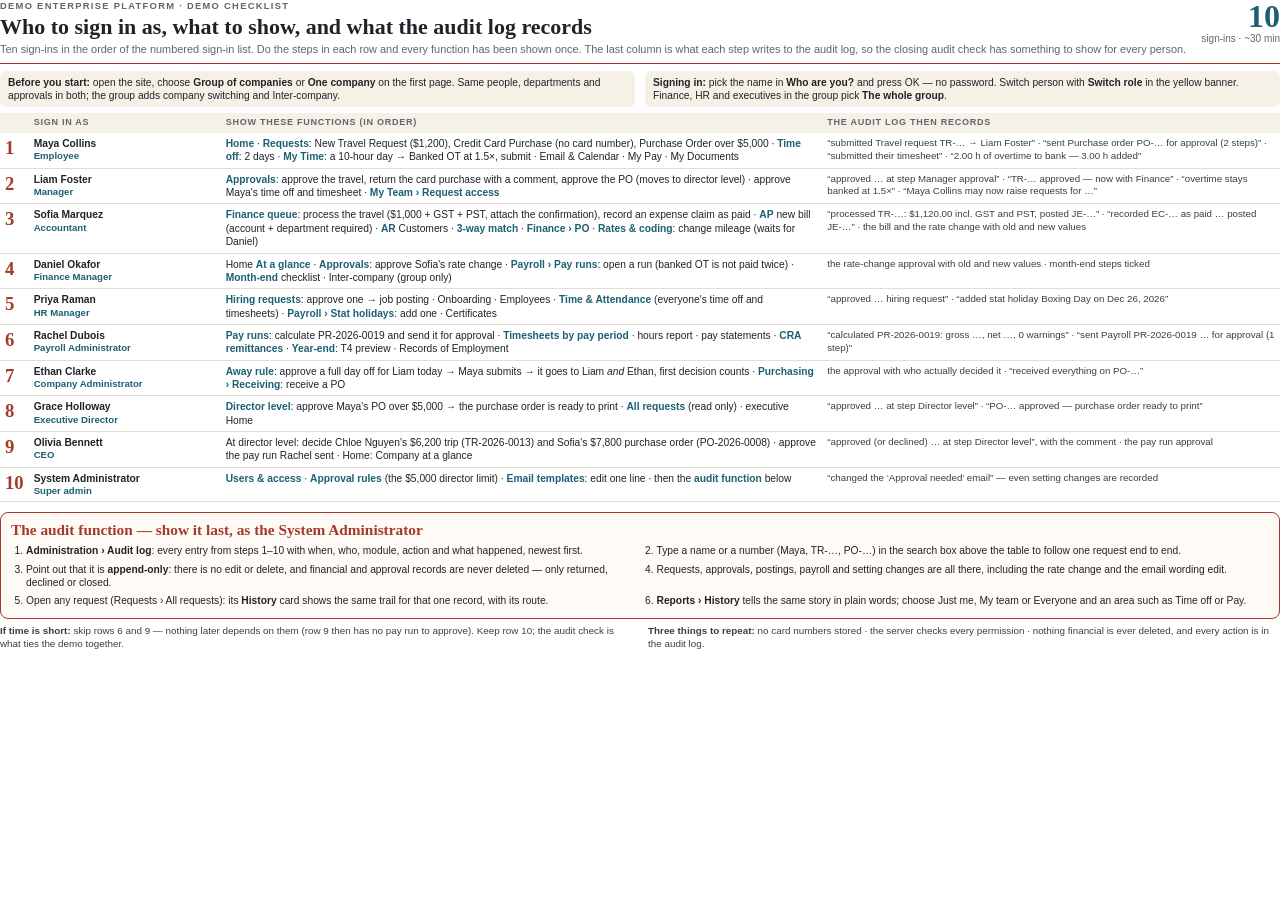
<file: demo-platform/docs/src/functions-audit/functions-audit.html>
<!doctype html><html><head><meta charset="utf-8"><title>Functions and audit</title><link rel="stylesheet" href="../base.css"><style>
body{font-size:7.7pt;line-height:1.3}
.hd{display:flex;justify-content:space-between;gap:14px;align-items:flex-start;border-bottom:1.5px solid var(--rule);padding-bottom:6px;margin-bottom:7px}
.hd h1{font-size:16.5pt} .hd .lead{font-size:8.2pt;margin:3px 0 0}
.eyebrow{font-size:7pt;letter-spacing:.14em;text-transform:uppercase;color:var(--muted);font-weight:700;margin-bottom:2px}
.big{text-align:right;color:var(--teal)} .big b{display:block;font:700 24pt "Bitstream Charter",serif;line-height:1} .big small{font-size:7.5pt;color:var(--muted);white-space:nowrap}
.first{display:grid;grid-template-columns:1fr 1fr;gap:10px;margin-bottom:6px} .first div{background:var(--sand);border-radius:6px;padding:5px 8px}
table td{padding:4px 5px} table th{padding:4px 5px;font-size:6.8pt}
td.no{font:700 14pt "Bitstream Charter",serif;color:var(--red);width:20px}
small.role{color:var(--teal);font-weight:700;font-size:7.2pt}
td:nth-child(2){width:15%} td.fn{width:47%} td.fn b{color:var(--teal)} td.au{color:#3a3f45;font-size:7.3pt}
.audit{border:1.5px solid var(--rule);border-radius:8px;padding:7px 10px;margin-top:6px;background:#fffaf6}
.audit h2{font-size:11.5pt;border:0;padding:0;margin:0 0 4px;color:var(--red)}
.audit ol{margin:0;padding-left:15px;display:grid;grid-template-columns:1fr 1fr;column-gap:18px;row-gap:2px}
.tail{display:grid;grid-template-columns:1fr 1fr;gap:16px;font-size:7.4pt;margin-top:6px;color:#3a3f45}
</style></head><body>
<div class="hd"><div><div class="eyebrow">DEMO Enterprise Platform · demo checklist</div><h1>Who to sign in as, what to show, and what the audit log records</h1>
<p class="lead">Ten sign-ins in the order of the numbered sign-in list. Do the steps in each row and every function has been shown once. The last column is what each step writes to the audit log, so the closing audit check has something to show for every person.</p></div>
<div class="big"><b>10</b><small>sign-ins · ~30 min</small></div></div>
<div class="first"><div><b>Before you start:</b> open the site, choose <b>Group of companies</b> or <b>One company</b> on the first page. Same people, departments and approvals in both; the group adds company switching and Inter-company.</div>
<div><b>Signing in:</b> pick the name in <b>Who are you?</b> and press OK — no password. Switch person with <b>Switch role</b> in the yellow banner. Finance, HR and executives in the group pick <b>The whole group</b>.</div></div>
<table><thead><tr><th></th><th>Sign in as</th><th>Show these functions (in order)</th><th>The audit log then records</th></tr></thead><tbody><tr><td class="no">1</td><td><b>Maya Collins</b><small class="role">Employee</small></td><td class="fn"><b>Home</b> · <b>Requests</b>: New Travel Request ($1,200), Credit Card Purchase (no card number), Purchase Order over $5,000 · <b>Time off</b>: 2 days · <b>My Time</b>: a 10-hour day → Banked OT at 1.5×, submit · Email &amp; Calendar · My Pay · My Documents</td><td class="au">“submitted Travel request TR-… → Liam Foster” · “sent Purchase order PO-… for approval (2 steps)” · “submitted their timesheet” · “2.00 h of overtime to bank — 3.00 h added”</td></tr><tr><td class="no">2</td><td><b>Liam Foster</b><small class="role">Manager</small></td><td class="fn"><b>Approvals</b>: approve the travel, return the card purchase with a comment, approve the PO (moves to director level) · approve Maya's time off and timesheet · <b>My Team › Request access</b></td><td class="au">“approved … at step Manager approval” · “TR-… approved — now with Finance” · “overtime stays banked at 1.5×” · “Maya Collins may now raise requests for …”</td></tr><tr><td class="no">3</td><td><b>Sofia Marquez</b><small class="role">Accountant</small></td><td class="fn"><b>Finance queue</b>: process the travel ($1,000 + GST + PST, attach the confirmation), record an expense claim as paid · <b>AP</b> new bill (account + department required) · <b>AR</b> Customers · <b>3-way match</b> · <b>Finance › PO</b> · <b>Rates &amp; coding</b>: change mileage (waits for Daniel)</td><td class="au">“processed TR-…: $1,120.00 incl. GST and PST, posted JE-…” · “recorded EC-… as paid … posted JE-…” · the bill and the rate change with old and new values</td></tr><tr><td class="no">4</td><td><b>Daniel Okafor</b><small class="role">Finance Manager</small></td><td class="fn">Home <b>At a glance</b> · <b>Approvals</b>: approve Sofia's rate change · <b>Payroll › Pay runs</b>: open a run (banked OT is not paid twice) · <b>Month-end</b> checklist · Inter-company (group only)</td><td class="au">the rate-change approval with old and new values · month-end steps ticked</td></tr><tr><td class="no">5</td><td><b>Priya Raman</b><small class="role">HR Manager</small></td><td class="fn"><b>Hiring requests</b>: approve one → job posting · Onboarding · Employees · <b>Time &amp; Attendance</b> (everyone's time off and timesheets) · <b>Payroll › Stat holidays</b>: add one · Certificates</td><td class="au">“approved … hiring request” · “added stat holiday Boxing Day on Dec 26, 2026”</td></tr><tr><td class="no">6</td><td><b>Rachel Dubois</b><small class="role">Payroll Administrator</small></td><td class="fn"><b>Pay runs</b>: calculate PR-2026-0019 and send it for approval · <b>Timesheets by pay period</b> · hours report · pay statements · <b>CRA remittances</b> · <b>Year-end</b>: T4 preview · Records of Employment</td><td class="au">“calculated PR-2026-0019: gross …, net …, 0 warnings” · “sent Payroll PR-2026-0019 … for approval (1 step)”</td></tr><tr><td class="no">7</td><td><b>Ethan Clarke</b><small class="role">Company Administrator</small></td><td class="fn"><b>Away rule</b>: approve a full day off for Liam today → Maya submits → it goes to Liam <i>and</i> Ethan, first decision counts · <b>Purchasing › Receiving</b>: receive a PO</td><td class="au">the approval with who actually decided it · “received everything on PO-…”</td></tr><tr><td class="no">8</td><td><b>Grace Holloway</b><small class="role">Executive Director</small></td><td class="fn"><b>Director level</b>: approve Maya's PO over $5,000 → the purchase order is ready to print · <b>All requests</b> (read only) · executive Home</td><td class="au">“approved … at step Director level” · “PO-… approved — purchase order ready to print”</td></tr><tr><td class="no">9</td><td><b>Olivia Bennett</b><small class="role">CEO</small></td><td class="fn">At director level: decide Chloe Nguyen's $6,200 trip (TR-2026-0013) and Sofia's $7,800 purchase order (PO-2026-0008) · approve the pay run Rachel sent · Home: Company at a glance</td><td class="au">“approved (or declined) … at step Director level”, with the comment · the pay run approval</td></tr><tr><td class="no">10</td><td><b>System Administrator</b><small class="role">Super admin</small></td><td class="fn"><b>Users &amp; access</b> · <b>Approval rules</b> (the $5,000 director limit) · <b>Email templates</b>: edit one line · then the <b>audit function</b> below</td><td class="au">“changed the ‘Approval needed’ email” — even setting changes are recorded</td></tr></tbody></table>
<div class="audit"><h2>The audit function — show it last, as the System Administrator</h2><ol>
<li><b>Administration › Audit log</b>: every entry from steps 1–10 with when, who, module, action and what happened, newest first.</li>
<li>Type a name or a number (Maya, TR-…, PO-…) in the search box above the table to follow one request end to end.</li>
<li>Point out that it is <b>append-only</b>: there is no edit or delete, and financial and approval records are never deleted — only returned, declined or closed.</li>
<li>Requests, approvals, postings, payroll and setting changes are all there, including the rate change and the email wording edit.</li>
<li>Open any request (Requests › All requests): its <b>History</b> card shows the same trail for that one record, with its route.</li>
<li><b>Reports › History</b> tells the same story in plain words; choose Just me, My team or Everyone and an area such as Time off or Pay.</li>
</ol></div>
<div class="tail"><p><b>If time is short:</b> skip rows 6 and 9 — nothing later depends on them (row 9 then has no pay run to approve). Keep row 10; the audit check is what ties the demo together.</p>
<p><b>Three things to repeat:</b> no card numbers stored · the server checks every permission · nothing financial is ever deleted, and every action is in the audit log.</p></div>
</body></html>
</file>
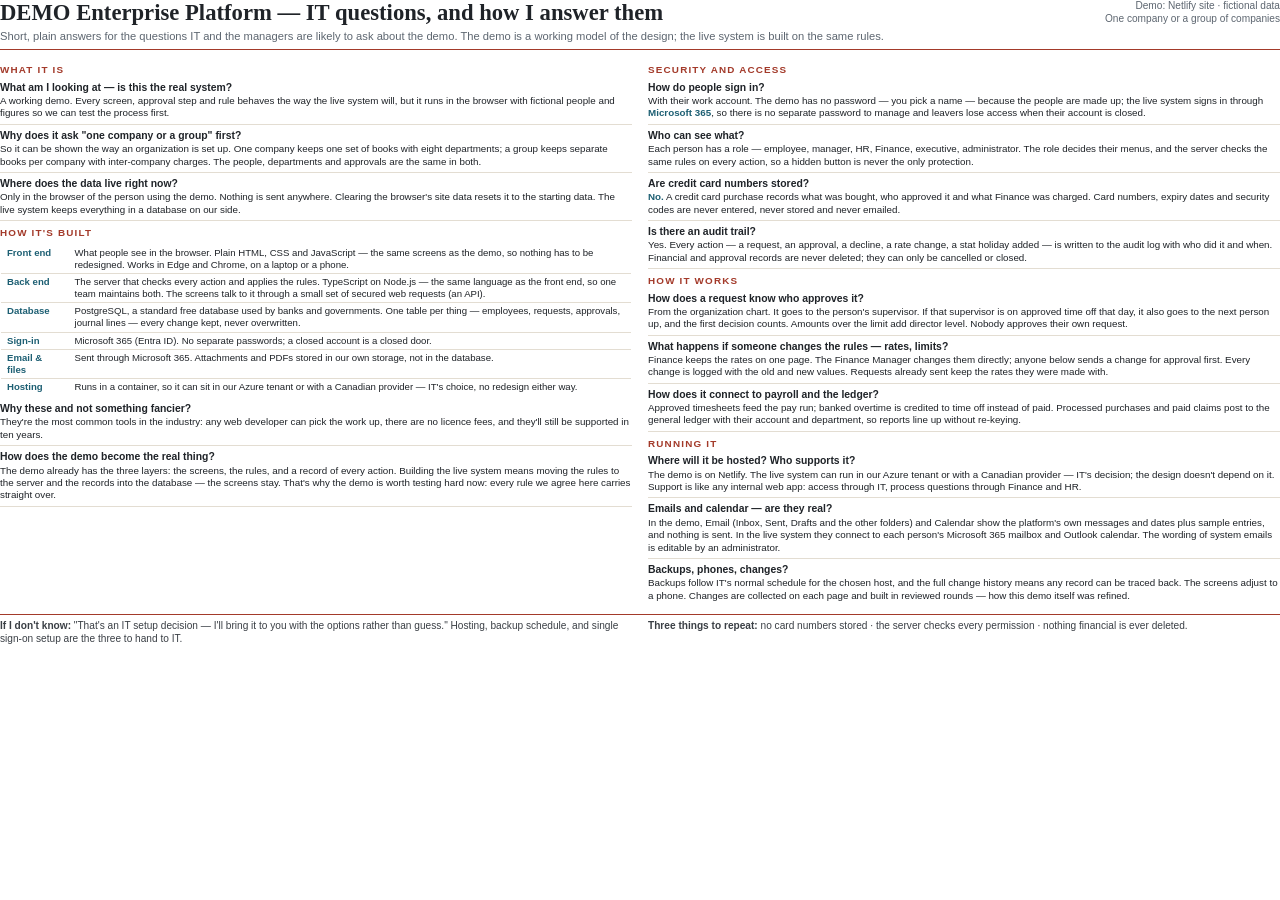
<file: demo-platform/docs/src/it-questions/it.html>
<!doctype html><html><head><meta charset="utf-8"><title>IT questions</title><link rel="stylesheet" href="../base.css"><style>
body{font-size:7.35pt;line-height:1.27}
.hd{display:flex;justify-content:space-between;gap:16px;border-bottom:1.5px solid var(--rule);padding-bottom:6px;margin-bottom:8px}
.hd h1{font-size:17pt} .hd .lead{font-size:8.4pt;margin:3px 0 0} .hd .meta{text-align:right;color:var(--muted);font-size:7.6pt;min-width:150px}
.cols{display:grid;grid-template-columns:1fr 1fr;gap:16px}
.sec{font-size:7.4pt;letter-spacing:.12em;text-transform:uppercase;color:var(--red);font-weight:700;margin:6px 0 4px}
.q{border-bottom:1px solid var(--line);padding:0 0 4px;margin:0 0 4px}
.q b{display:block;font-size:7.8pt;margin-bottom:1px}
.q p{margin:0}
table.stack{border:1px solid var(--line);border-radius:6px;overflow:hidden;margin:2px 0 6px}
table.stack td{padding:2px 6px;font-size:7.2pt}
table.stack td:first-child{color:var(--teal);font-weight:700;width:68px}
.tail{display:grid;grid-template-columns:1fr 1fr;gap:16px;border-top:1.5px solid var(--rule);padding-top:5px;margin-top:4px;font-size:7.6pt;color:#3a3f45}
.ms{color:var(--teal);font-weight:700}
</style></head><body>
<div class="hd"><div><h1>DEMO Enterprise Platform — IT questions, and how I answer them</h1>
<p class="lead">Short, plain answers for the questions IT and the managers are likely to ask about the demo. The demo is a working model of the design; the live system is built on the same rules.</p></div>
<div class="meta">Demo: Netlify site · fictional data<br>One company or a group of companies</div></div>
<div class="cols"><div>
<div class="sec">What it is</div>
<div class="q"><b>What am I looking at — is this the real system?</b><p>A working demo. Every screen, approval step and rule behaves the way the live system will, but it runs in the browser with fictional people and figures so we can test the process first.</p></div>
<div class="q"><b>Why does it ask "one company or a group" first?</b><p>So it can be shown the way an organization is set up. One company keeps one set of books with eight departments; a group keeps separate books per company with inter-company charges. The people, departments and approvals are the same in both.</p></div>
<div class="q"><b>Where does the data live right now?</b><p>Only in the browser of the person using the demo. Nothing is sent anywhere. Clearing the browser's site data resets it to the starting data. The live system keeps everything in a database on our side.</p></div>
<div class="sec">How it's built</div>
<table class="stack"><tbody>
<tr><td>Front end</td><td>What people see in the browser. Plain HTML, CSS and JavaScript — the same screens as the demo, so nothing has to be redesigned. Works in Edge and Chrome, on a laptop or a phone.</td></tr>
<tr><td>Back end</td><td>The server that checks every action and applies the rules. TypeScript on Node.js — the same language as the front end, so one team maintains both. The screens talk to it through a small set of secured web requests (an API).</td></tr>
<tr><td>Database</td><td>PostgreSQL, a standard free database used by banks and governments. One table per thing — employees, requests, approvals, journal lines — every change kept, never overwritten.</td></tr>
<tr><td>Sign-in</td><td>Microsoft 365 (Entra ID). No separate passwords; a closed account is a closed door.</td></tr>
<tr><td>Email &amp; files</td><td>Sent through Microsoft 365. Attachments and PDFs stored in our own storage, not in the database.</td></tr>
<tr><td>Hosting</td><td>Runs in a container, so it can sit in our Azure tenant or with a Canadian provider — IT's choice, no redesign either way.</td></tr>
</tbody></table>
<div class="q"><b>Why these and not something fancier?</b><p>They're the most common tools in the industry: any web developer can pick the work up, there are no licence fees, and they'll still be supported in ten years.</p></div>
<div class="q"><b>How does the demo become the real thing?</b><p>The demo already has the three layers: the screens, the rules, and a record of every action. Building the live system means moving the rules to the server and the records into the database — the screens stay. That's why the demo is worth testing hard now: every rule we agree here carries straight over.</p></div>
</div><div>
<div class="sec">Security and access</div>
<div class="q"><b>How do people sign in?</b><p>With their work account. The demo has no password — you pick a name — because the people are made up; the live system signs in through <span class="ms">Microsoft 365</span>, so there is no separate password to manage and leavers lose access when their account is closed.</p></div>
<div class="q"><b>Who can see what?</b><p>Each person has a role — employee, manager, HR, Finance, executive, administrator. The role decides their menus, and the server checks the same rules on every action, so a hidden button is never the only protection.</p></div>
<div class="q"><b>Are credit card numbers stored?</b><p><span class="ms">No.</span> A credit card purchase records what was bought, who approved it and what Finance was charged. Card numbers, expiry dates and security codes are never entered, never stored and never emailed.</p></div>
<div class="q"><b>Is there an audit trail?</b><p>Yes. Every action — a request, an approval, a decline, a rate change, a stat holiday added — is written to the audit log with who did it and when. Financial and approval records are never deleted; they can only be cancelled or closed.</p></div>
<div class="sec">How it works</div>
<div class="q"><b>How does a request know who approves it?</b><p>From the organization chart. It goes to the person's supervisor. If that supervisor is on approved time off that day, it also goes to the next person up, and the first decision counts. Amounts over the limit add director level. Nobody approves their own request.</p></div>
<div class="q"><b>What happens if someone changes the rules — rates, limits?</b><p>Finance keeps the rates on one page. The Finance Manager changes them directly; anyone below sends a change for approval first. Every change is logged with the old and new values. Requests already sent keep the rates they were made with.</p></div>
<div class="q"><b>How does it connect to payroll and the ledger?</b><p>Approved timesheets feed the pay run; banked overtime is credited to time off instead of paid. Processed purchases and paid claims post to the general ledger with their account and department, so reports line up without re-keying.</p></div>
<div class="sec">Running it</div>
<div class="q"><b>Where will it be hosted? Who supports it?</b><p>The demo is on Netlify. The live system can run in our Azure tenant or with a Canadian provider — IT's decision; the design doesn't depend on it. Support is like any internal web app: access through IT, process questions through Finance and HR.</p></div>
<div class="q"><b>Emails and calendar — are they real?</b><p>In the demo, Email (Inbox, Sent, Drafts and the other folders) and Calendar show the platform's own messages and dates plus sample entries, and nothing is sent. In the live system they connect to each person's Microsoft 365 mailbox and Outlook calendar. The wording of system emails is editable by an administrator.</p></div>
<div class="q" style="border:0"><b>Backups, phones, changes?</b><p>Backups follow IT's normal schedule for the chosen host, and the full change history means any record can be traced back. The screens adjust to a phone. Changes are collected on each page and built in reviewed rounds — how this demo itself was refined.</p></div>
</div></div>
<div class="tail"><p><b>If I don't know:</b> "That's an IT setup decision — I'll bring it to you with the options rather than guess." Hosting, backup schedule, and single sign-on setup are the three to hand to IT.</p>
<p><b>Three things to repeat:</b> no card numbers stored · the server checks every permission · nothing financial is ever deleted.</p></div>
</body></html>
</file>
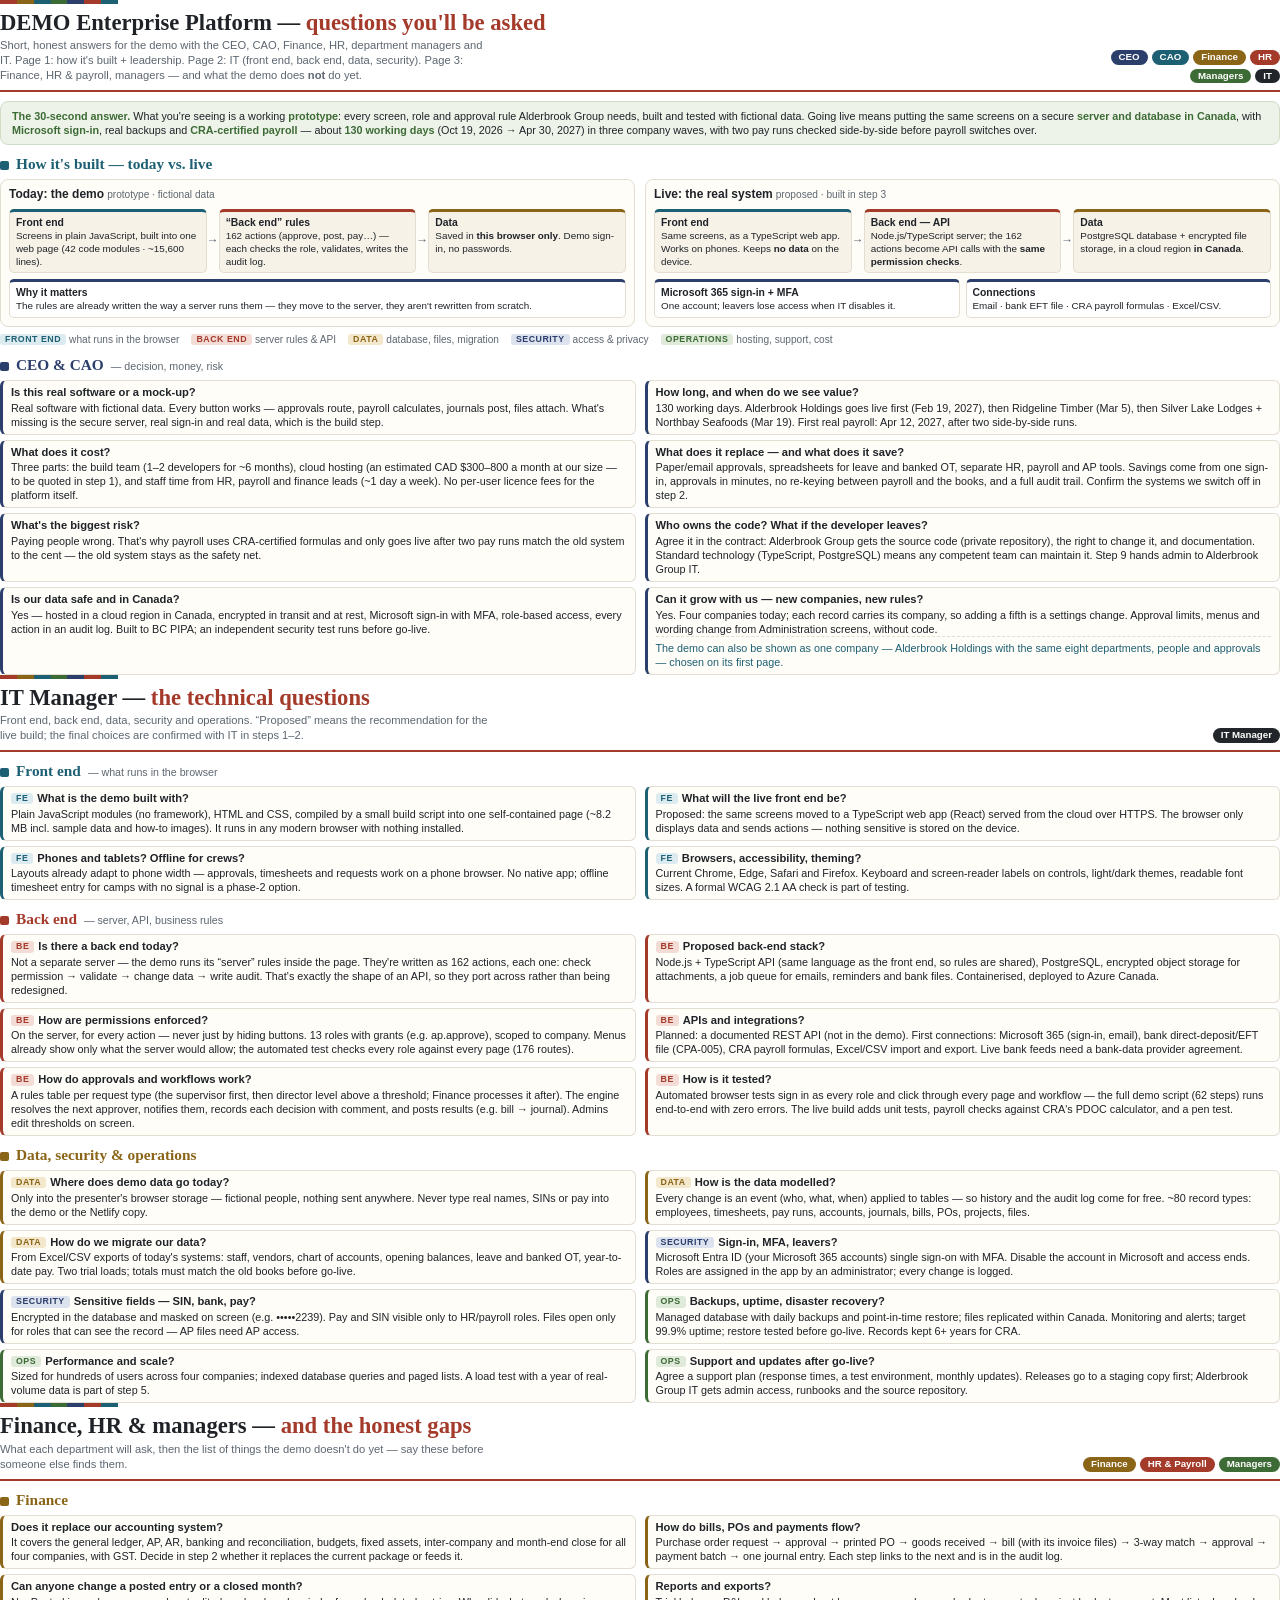
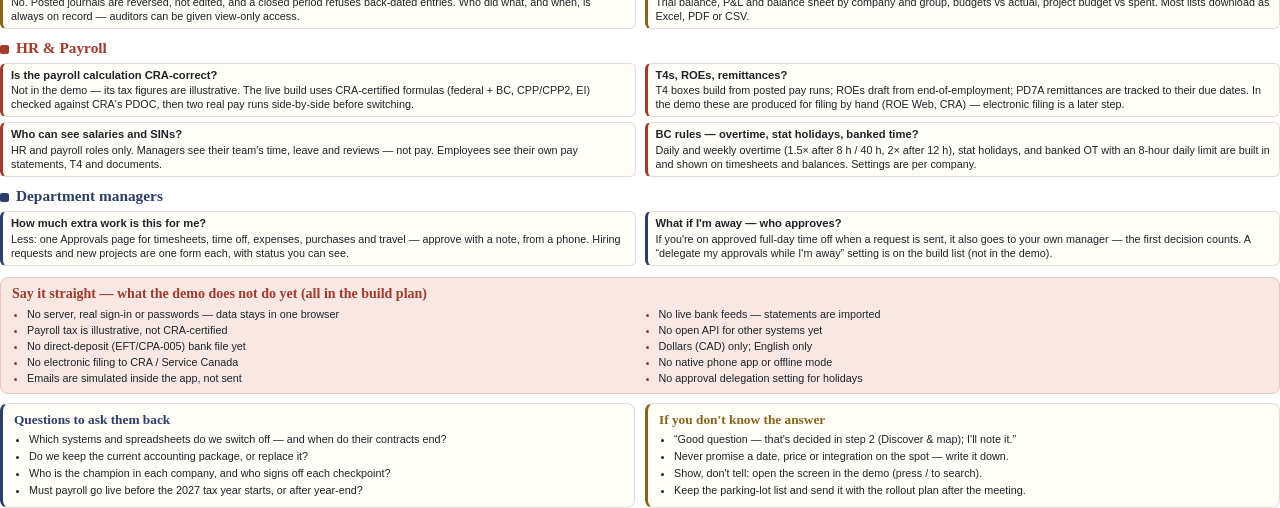
<file: demo-platform/docs/src/qa/qa.html>
<!doctype html>
<html lang="en">
<head>
<meta charset="utf-8">
<title>DEMO Enterprise Platform — Questions to Expect</title>
<link rel="stylesheet" href="../base.css">
<style>
  body{font-size:8.1pt;line-height:1.3}
  .page{min-height:0}
  .stripe{display:flex;width:118px;height:4px;margin:0 0 6px}
  .stripe i{flex:1}
  .hd{border-bottom:2px solid var(--rule);padding-bottom:7px;margin-bottom:9px}
  .hrow{display:flex;justify-content:space-between;align-items:flex-end;gap:16px}
  .hd h1{font-size:17pt;margin-bottom:2px}
  .hd h1 em{font-style:normal;color:var(--red)}
  .hd .lead{font-size:8.4pt;margin:0;max-width:5.1in;line-height:1.35}
  .pills{display:flex;flex-wrap:wrap;gap:4px;justify-content:flex-end;max-width:2.2in;flex:none}
  .pill{font-size:7.3pt;font-weight:700;color:#fff;border-radius:9px;padding:1px 8px;white-space:nowrap}
  .bg-navy{background:var(--navy)}.bg-teal{background:var(--teal)}.bg-ochre{background:var(--ochre)}.bg-red{background:var(--red)}.bg-green{background:var(--green)}.bg-black{background:var(--black)}
  .answer{background:#eef3ea;border:1px solid #cfdcc6;border-radius:8px;padding:7px 11px;margin:0 0 4px}
  .answer b{color:var(--green)}
  .sec{display:flex;align-items:baseline;gap:7px;margin:9px 0 5px}
  .sec .sq{display:inline-block;width:9px;height:9px;border-radius:2px;flex:none;transform:translateY(1px)}
  .sec h2{border:0;padding:0;margin:0;font-size:11.5pt;color:var(--teal)}
  .sec small{color:var(--muted);font-size:8pt}
  .qgrid{display:grid;grid-template-columns:1fr 1fr;gap:5px 9px}
  .q{border:1px solid var(--line);border-left:3px solid var(--navy);border-radius:6px;background:var(--card);padding:4px 8px 5px;break-inside:avoid}
  .q h4{font-size:8.4pt;margin:0 0 1px;font-weight:700}
  .q p{margin:0}
  .q.l-teal{border-left-color:var(--teal)}.q.l-red{border-left-color:var(--red)}.q.l-ochre{border-left-color:var(--ochre)}.q.l-navy{border-left-color:var(--navy)}.q.l-green{border-left-color:var(--green)}
  .t{display:inline-block;font-size:6.6pt;font-weight:700;letter-spacing:.06em;border-radius:3px;padding:0 5px;margin-right:4px;vertical-align:1px}
  .t.fe{background:#dcebf0;color:var(--teal)}.t.be{background:#f4dcd6;color:var(--red)}.t.da{background:#f3e7cc;color:var(--ochre)}.t.se{background:#dde2ef;color:var(--navy)}.t.op{background:#dfeadb;color:var(--green)}
  /* how it's built */
  .built{display:grid;grid-template-columns:1fr 1fr;gap:10px}
  .panel{border:1px solid var(--line);border-radius:8px;background:var(--card);padding:7px 8px 8px}
  .panel .ph{font-size:9pt;margin:0 0 6px}
  .panel .ph small{color:var(--muted);font-size:7.6pt;margin-left:3px}
  .chain{display:grid;grid-template-columns:1fr 12px 1fr 12px 1fr;align-items:stretch;margin-bottom:6px}
  .chain .arr{display:flex;align-items:center;justify-content:center;color:var(--muted);font-size:9pt}
  .mini{background:#f7f2e8;border:1px solid var(--line);border-top:3px solid var(--teal);border-radius:5px;padding:4px 6px;font-size:7.4pt;line-height:1.28}
  .mini h5{font-size:7.8pt;margin:0 0 1px}
  .mini.be{border-top-color:var(--red)}.mini.da{border-top-color:var(--ochre)}.mini.se{border-top-color:var(--navy)}.mini.op{border-top-color:var(--green)}
  .mini.wide{background:#fff;border-top-color:var(--navy)}
  .two{display:grid;grid-template-columns:1fr 1fr;gap:6px}
  .legend{display:flex;flex-wrap:wrap;gap:4px 12px;font-size:7.6pt;color:var(--muted);margin:6px 0 0}
  .legend .t{margin-right:3px}
  .one-co{margin-top:4px;padding-top:4px;border-top:1px dashed var(--line);color:var(--teal)}
  /* page 3 */
  .gaps{background:#f8e7e3;border:1px solid #e9c6be;border-radius:8px;padding:7px 11px 6px;margin:11px 0 9px}
  .gaps h3{font-size:10.5pt;color:var(--red);margin:0 0 4px}
  .gaps ul{columns:2;column-gap:22px;margin:0;padding-left:15px}
  .gaps li{margin:0 0 2px;break-inside:avoid}
  .gaps li::marker{color:var(--red)}
  .close{display:grid;grid-template-columns:1fr 1fr;gap:10px}
  .close .box{padding:7px 11px;margin:0}
  .close h3{font-size:10pt;margin:0 0 4px}
  .close ul{margin:0;padding-left:15px}
  .close li{margin:0 0 3px}
</style>
</head>
<body>

<!-- ===================== PAGE 1 ===================== -->
<section class="page">
  <div class="stripe"><i style="background:#a33a2a"></i><i style="background:#8a6417"></i><i style="background:#1d5f73"></i><i style="background:#3d6b35"></i><i style="background:#2c3e6b"></i><i style="background:#a33a2a"></i><i style="background:#1d5f73"></i></div>
  <div class="hd">
    <h1>DEMO Enterprise Platform — <em>questions you'll be asked</em></h1>
    <div class="hrow"><p class="lead">Short, honest answers for the demo with the CEO, CAO, Finance, HR, department managers and IT. Page 1: how it's built + leadership. Page 2: IT (front end, back end, data, security). Page 3: Finance, HR &amp; payroll, managers — and what the demo does <b>not</b> do yet.</p><div class="pills"><span class="pill bg-navy">CEO</span><span class="pill bg-teal">CAO</span><span class="pill bg-ochre">Finance</span><span class="pill bg-red">HR</span><span class="pill bg-green">Managers</span><span class="pill bg-black">IT</span></div></div>
  </div>

  <div class="answer"><b>The 30-second answer.</b> What you're seeing is a working <b>prototype</b>: every screen, role and approval rule Alderbrook Group needs, built and tested with fictional data. Going live means putting the same screens on a secure <b>server and database in Canada</b>, with <b>Microsoft sign-in</b>, real backups and <b>CRA-certified payroll</b> — about <b>130 working days</b> (Oct 19, 2026 → Apr 30, 2027) in three company waves, with two pay runs checked side-by-side before payroll switches over.</div>

  <div class="sec"><span class="sq" style="background:var(--teal)"></span><h2>How it's built — today vs. live</h2></div>
  <div class="built">
    <div class="panel">
      <div class="ph"><b>Today: the demo</b><small>prototype · fictional data</small></div>
      <div class="chain">
        <div class="mini"><h5>Front end</h5>Screens in plain JavaScript, built into one web page (42 code modules · ~15,600 lines).</div>
        <span class="arr">→</span>
        <div class="mini be"><h5>“Back end” rules</h5>162 actions (approve, post, pay…) — each checks the role, validates, writes the audit log.</div>
        <span class="arr">→</span>
        <div class="mini da"><h5>Data</h5>Saved in <b>this browser only</b>. Demo sign-in, no passwords.</div>
      </div>
      <div class="mini wide"><h5>Why it matters</h5>The rules are already written the way a server runs them — they move to the server, they aren't rewritten from scratch.</div>
    </div>
    <div class="panel">
      <div class="ph"><b>Live: the real system</b><small>proposed · built in step 3</small></div>
      <div class="chain">
        <div class="mini"><h5>Front end</h5>Same screens, as a TypeScript web app. Works on phones. Keeps <b>no data</b> on the device.</div>
        <span class="arr">→</span>
        <div class="mini be"><h5>Back end — API</h5>Node.js/TypeScript server; the 162 actions become API calls with the <b>same permission checks</b>.</div>
        <span class="arr">→</span>
        <div class="mini da"><h5>Data</h5>PostgreSQL database + encrypted file storage, in a cloud region <b>in Canada</b>.</div>
      </div>
      <div class="two">
        <div class="mini wide"><h5>Microsoft 365 sign-in + MFA</h5>One account; leavers lose access when IT disables it.</div>
        <div class="mini wide"><h5>Connections</h5>Email · bank EFT file · CRA payroll formulas · Excel/CSV.</div>
      </div>
    </div>
  </div>
  <div class="legend">
    <span><span class="t fe">FRONT END</span>what runs in the browser</span>
    <span><span class="t be">BACK END</span>server rules &amp; API</span>
    <span><span class="t da">DATA</span>database, files, migration</span>
    <span><span class="t se">SECURITY</span>access &amp; privacy</span>
    <span><span class="t op">OPERATIONS</span>hosting, support, cost</span>
  </div>

  <div class="sec"><span class="sq" style="background:var(--navy)"></span><h2 style="color:var(--navy)">CEO &amp; CAO</h2><small>— decision, money, risk</small></div>
  <div class="qgrid">
    <div class="q"><h4>Is this real software or a mock-up?</h4><p>Real software with fictional data. Every button works — approvals route, payroll calculates, journals post, files attach. What's missing is the secure server, real sign-in and real data, which is the build step.</p></div>
    <div class="q"><h4>How long, and when do we see value?</h4><p>130 working days. Alderbrook Holdings goes live first (Feb 19, 2027), then Ridgeline Timber (Mar 5), then Silver Lake Lodges + Northbay Seafoods (Mar 19). First real payroll: Apr 12, 2027, after two side-by-side runs.</p></div>
    <div class="q"><h4>What does it cost?</h4><p>Three parts: the build team (1–2 developers for ~6 months), cloud hosting (an estimated CAD $300–800 a month at our size — to be quoted in step 1), and staff time from HR, payroll and finance leads (~1 day a week). No per-user licence fees for the platform itself.</p></div>
    <div class="q"><h4>What does it replace — and what does it save?</h4><p>Paper/email approvals, spreadsheets for leave and banked OT, separate HR, payroll and AP tools. Savings come from one sign-in, approvals in minutes, no re-keying between payroll and the books, and a full audit trail. Confirm the systems we switch off in step 2.</p></div>
    <div class="q"><h4>What's the biggest risk?</h4><p>Paying people wrong. That's why payroll uses CRA-certified formulas and only goes live after two pay runs match the old system to the cent — the old system stays as the safety net.</p></div>
    <div class="q"><h4>Who owns the code? What if the developer leaves?</h4><p>Agree it in the contract: Alderbrook Group gets the source code (private repository), the right to change it, and documentation. Standard technology (TypeScript, PostgreSQL) means any competent team can maintain it. Step 9 hands admin to Alderbrook Group IT.</p></div>
    <div class="q"><h4>Is our data safe and in Canada?</h4><p>Yes — hosted in a cloud region in Canada, encrypted in transit and at rest, Microsoft sign-in with MFA, role-based access, every action in an audit log. Built to BC PIPA; an independent security test runs before go-live.</p></div>
    <div class="q"><h4>Can it grow with us — new companies, new rules?</h4><p>Yes. Four companies today; each record carries its company, so adding a fifth is a settings change. Approval limits, menus and wording change from Administration screens, without code.</p><p class="one-co">The demo can also be shown as one company — Alderbrook Holdings with the same eight departments, people and approvals — chosen on its first page.</p></div>
  </div>
</section>

<!-- ===================== PAGE 2 ===================== -->
<section class="page">
  <div class="stripe"><i style="background:#a33a2a"></i><i style="background:#8a6417"></i><i style="background:#1d5f73"></i><i style="background:#3d6b35"></i><i style="background:#2c3e6b"></i><i style="background:#a33a2a"></i><i style="background:#1d5f73"></i></div>
  <div class="hd">
    <h1>IT Manager — <em>the technical questions</em></h1>
    <div class="hrow"><p class="lead">Front end, back end, data, security and operations. “Proposed” means the recommendation for the live build; the final choices are confirmed with IT in steps 1–2.</p><div class="pills"><span class="pill bg-black">IT Manager</span></div></div>
  </div>

  <div class="sec" style="margin-top:6px"><span class="sq" style="background:var(--teal)"></span><h2>Front end</h2><small>— what runs in the browser</small></div>
  <div class="qgrid">
    <div class="q l-teal"><h4><span class="t fe">FE</span>What is the demo built with?</h4><p>Plain JavaScript modules (no framework), HTML and CSS, compiled by a small build script into one self-contained page (~8.2 MB incl. sample data and how-to images). It runs in any modern browser with nothing installed.</p></div>
    <div class="q l-teal"><h4><span class="t fe">FE</span>What will the live front end be?</h4><p>Proposed: the same screens moved to a TypeScript web app (React) served from the cloud over HTTPS. The browser only displays data and sends actions — nothing sensitive is stored on the device.</p></div>
    <div class="q l-teal"><h4><span class="t fe">FE</span>Phones and tablets? Offline for crews?</h4><p>Layouts already adapt to phone width — approvals, timesheets and requests work on a phone browser. No native app; offline timesheet entry for camps with no signal is a phase-2 option.</p></div>
    <div class="q l-teal"><h4><span class="t fe">FE</span>Browsers, accessibility, theming?</h4><p>Current Chrome, Edge, Safari and Firefox. Keyboard and screen-reader labels on controls, light/dark themes, readable font sizes. A formal WCAG 2.1 AA check is part of testing.</p></div>
  </div>

  <div class="sec"><span class="sq" style="background:var(--red)"></span><h2 style="color:var(--red)">Back end</h2><small>— server, API, business rules</small></div>
  <div class="qgrid">
    <div class="q l-red"><h4><span class="t be">BE</span>Is there a back end today?</h4><p>Not a separate server — the demo runs its “server” rules inside the page. They're written as 162 actions, each one: check permission → validate → change data → write audit. That's exactly the shape of an API, so they port across rather than being redesigned.</p></div>
    <div class="q l-red"><h4><span class="t be">BE</span>Proposed back-end stack?</h4><p>Node.js + TypeScript API (same language as the front end, so rules are shared), PostgreSQL, encrypted object storage for attachments, a job queue for emails, reminders and bank files. Containerised, deployed to Azure Canada.</p></div>
    <div class="q l-red"><h4><span class="t be">BE</span>How are permissions enforced?</h4><p>On the server, for every action — never just by hiding buttons. 13 roles with grants (e.g. ap.approve), scoped to company. Menus already show only what the server would allow; the automated test checks every role against every page (176 routes).</p></div>
    <div class="q l-red"><h4><span class="t be">BE</span>APIs and integrations?</h4><p>Planned: a documented REST API (not in the demo). First connections: Microsoft 365 (sign-in, email), bank direct-deposit/EFT file (CPA-005), CRA payroll formulas, Excel/CSV import and export. Live bank feeds need a bank-data provider agreement.</p></div>
    <div class="q l-red"><h4><span class="t be">BE</span>How do approvals and workflows work?</h4><p>A rules table per request type (the supervisor first, then director level above a threshold; Finance processes it after). The engine resolves the next approver, notifies them, records each decision with comment, and posts results (e.g. bill → journal). Admins edit thresholds on screen.</p></div>
    <div class="q l-red"><h4><span class="t be">BE</span>How is it tested?</h4><p>Automated browser tests sign in as every role and click through every page and workflow — the full demo script (62 steps) runs end-to-end with zero errors. The live build adds unit tests, payroll checks against CRA's PDOC calculator, and a pen test.</p></div>
  </div>

  <div class="sec"><span class="sq" style="background:var(--ochre)"></span><h2 style="color:var(--ochre)">Data, security &amp; operations</h2></div>
  <div class="qgrid">
    <div class="q l-ochre"><h4><span class="t da">DATA</span>Where does demo data go today?</h4><p>Only into the presenter's browser storage — fictional people, nothing sent anywhere. Never type real names, SINs or pay into the demo or the Netlify copy.</p></div>
    <div class="q l-ochre"><h4><span class="t da">DATA</span>How is the data modelled?</h4><p>Every change is an event (who, what, when) applied to tables — so history and the audit log come for free. ~80 record types: employees, timesheets, pay runs, accounts, journals, bills, POs, projects, files.</p></div>
    <div class="q l-ochre"><h4><span class="t da">DATA</span>How do we migrate our data?</h4><p>From Excel/CSV exports of today's systems: staff, vendors, chart of accounts, opening balances, leave and banked OT, year-to-date pay. Two trial loads; totals must match the old books before go-live.</p></div>
    <div class="q l-navy"><h4><span class="t se">SECURITY</span>Sign-in, MFA, leavers?</h4><p>Microsoft Entra ID (your Microsoft 365 accounts) single sign-on with MFA. Disable the account in Microsoft and access ends. Roles are assigned in the app by an administrator; every change is logged.</p></div>
    <div class="q l-navy"><h4><span class="t se">SECURITY</span>Sensitive fields — SIN, bank, pay?</h4><p>Encrypted in the database and masked on screen (e.g. •••••2239). Pay and SIN visible only to HR/payroll roles. Files open only for roles that can see the record — AP files need AP access.</p></div>
    <div class="q l-green"><h4><span class="t op">OPS</span>Backups, uptime, disaster recovery?</h4><p>Managed database with daily backups and point-in-time restore; files replicated within Canada. Monitoring and alerts; target 99.9% uptime; restore tested before go-live. Records kept 6+ years for CRA.</p></div>
    <div class="q l-green"><h4><span class="t op">OPS</span>Performance and scale?</h4><p>Sized for hundreds of users across four companies; indexed database queries and paged lists. A load test with a year of real-volume data is part of step 5.</p></div>
    <div class="q l-green"><h4><span class="t op">OPS</span>Support and updates after go-live?</h4><p>Agree a support plan (response times, a test environment, monthly updates). Releases go to a staging copy first; Alderbrook Group IT gets admin access, runbooks and the source repository.</p></div>
  </div>
</section>

<!-- ===================== PAGE 3 ===================== -->
<section class="page">
  <div class="stripe"><i style="background:#a33a2a"></i><i style="background:#8a6417"></i><i style="background:#1d5f73"></i><i style="background:#3d6b35"></i><i style="background:#2c3e6b"></i><i style="background:#a33a2a"></i><i style="background:#1d5f73"></i></div>
  <div class="hd">
    <h1>Finance, HR &amp; managers — <em>and the honest gaps</em></h1>
    <div class="hrow"><p class="lead">What each department will ask, then the list of things the demo doesn't do yet — say these before someone else finds them.</p><div class="pills"><span class="pill bg-ochre">Finance</span><span class="pill bg-red">HR &amp; Payroll</span><span class="pill bg-green">Managers</span></div></div>
  </div>

  <div class="sec" style="margin-top:6px"><span class="sq" style="background:var(--ochre)"></span><h2 style="color:var(--ochre)">Finance</h2></div>
  <div class="qgrid">
    <div class="q l-ochre"><h4>Does it replace our accounting system?</h4><p>It covers the general ledger, AP, AR, banking and reconciliation, budgets, fixed assets, inter-company and month-end close for all four companies, with GST. Decide in step 2 whether it replaces the current package or feeds it.</p></div>
    <div class="q l-ochre"><h4>How do bills, POs and payments flow?</h4><p>Purchase order request → approval → printed PO → goods received → bill (with its invoice files) → 3-way match → approval → payment batch → one journal entry. Each step links to the next and is in the audit log.</p></div>
    <div class="q l-ochre"><h4>Can anyone change a posted entry or a closed month?</h4><p>No. Posted journals are reversed, not edited, and a closed period refuses back-dated entries. Who did what, and when, is always on record — auditors can be given view-only access.</p></div>
    <div class="q l-ochre"><h4>Reports and exports?</h4><p>Trial balance, P&amp;L and balance sheet by company and group, budgets vs actual, project budget vs spent. Most lists download as Excel, PDF or CSV.</p></div>
  </div>

  <div class="sec"><span class="sq" style="background:var(--red)"></span><h2 style="color:var(--red)">HR &amp; Payroll</h2></div>
  <div class="qgrid">
    <div class="q l-red"><h4>Is the payroll calculation CRA-correct?</h4><p>Not in the demo — its tax figures are illustrative. The live build uses CRA-certified formulas (federal + BC, CPP/CPP2, EI) checked against CRA's PDOC, then two real pay runs side-by-side before switching.</p></div>
    <div class="q l-red"><h4>T4s, ROEs, remittances?</h4><p>T4 boxes build from posted pay runs; ROEs draft from end-of-employment; PD7A remittances are tracked to their due dates. In the demo these are produced for filing by hand (ROE Web, CRA) — electronic filing is a later step.</p></div>
    <div class="q l-red"><h4>Who can see salaries and SINs?</h4><p>HR and payroll roles only. Managers see their team's time, leave and reviews — not pay. Employees see their own pay statements, T4 and documents.</p></div>
    <div class="q l-red"><h4>BC rules — overtime, stat holidays, banked time?</h4><p>Daily and weekly overtime (1.5× after 8 h / 40 h, 2× after 12 h), stat holidays, and banked OT with an 8-hour daily limit are built in and shown on timesheets and balances. Settings are per company.</p></div>
  </div>

  <div class="sec"><span class="sq" style="background:var(--navy)"></span><h2 style="color:var(--navy)">Department managers</h2></div>
  <div class="qgrid">
    <div class="q l-navy"><h4>How much extra work is this for me?</h4><p>Less: one Approvals page for timesheets, time off, expenses, purchases and travel — approve with a note, from a phone. Hiring requests and new projects are one form each, with status you can see.</p></div>
    <div class="q l-navy"><h4>What if I'm away — who approves?</h4><p>If you're on approved full-day time off when a request is sent, it also goes to your own manager — the first decision counts. A “delegate my approvals while I'm away” setting is on the build list (not in the demo).</p></div>
  </div>

  <div class="gaps">
    <h3>Say it straight — what the demo does not do yet (all in the build plan)</h3>
    <ul>
      <li>No server, real sign-in or passwords — data stays in one browser</li>
      <li>Payroll tax is illustrative, not CRA-certified</li>
      <li>No direct-deposit (EFT/CPA-005) bank file yet</li>
      <li>No electronic filing to CRA / Service Canada</li>
      <li>Emails are simulated inside the app, not sent</li>
      <li>No live bank feeds — statements are imported</li>
      <li>No open API for other systems yet</li>
      <li>Dollars (CAD) only; English only</li>
      <li>No native phone app or offline mode</li>
      <li>No approval delegation setting for holidays</li>
    </ul>
  </div>

  <div class="close">
    <div class="box" style="border-left:3px solid var(--navy)">
      <h3 style="color:var(--navy)">Questions to ask them back</h3>
      <ul>
        <li>Which systems and spreadsheets do we switch off — and when do their contracts end?</li>
        <li>Do we keep the current accounting package, or replace it?</li>
        <li>Who is the champion in each company, and who signs off each checkpoint?</li>
        <li>Must payroll go live before the 2027 tax year starts, or after year-end?</li>
      </ul>
    </div>
    <div class="box" style="border-left:3px solid var(--ochre)">
      <h3 style="color:var(--ochre)">If you don't know the answer</h3>
      <ul>
        <li>“Good question — that's decided in step 2 (Discover &amp; map); I'll note it.”</li>
        <li>Never promise a date, price or integration on the spot — write it down.</li>
        <li>Show, don't tell: open the screen in the demo (press / to search).</li>
        <li>Keep the parking-lot list and send it with the rollout plan after the meeting.</li>
      </ul>
    </div>
  </div>
</section>

</body>
</html>
</file>
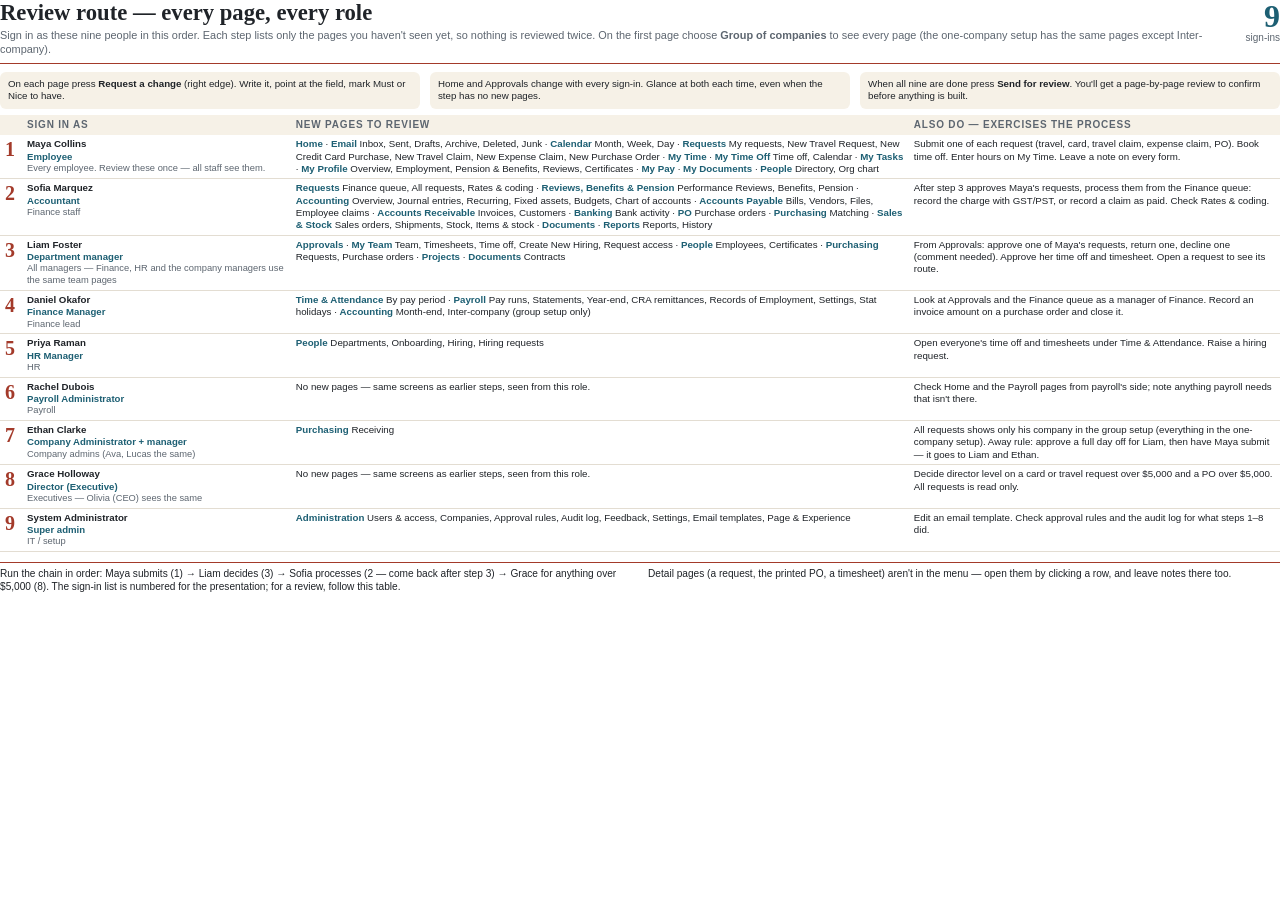
<file: demo-platform/docs/src/review-route/review.html>
<!doctype html><html><head><meta charset="utf-8"><title>Review route</title><link rel="stylesheet" href="../base.css"><style>
body{font-size:7.3pt;line-height:1.27}
.hd{display:flex;justify-content:space-between;gap:14px;border-bottom:1.5px solid var(--rule);padding-bottom:6px;margin-bottom:8px}
.hd h1{font-size:17pt} .hd .lead{font-size:8.2pt;margin:3px 0 0}
.big{text-align:right;color:var(--teal)} .big b{display:block;font:700 24pt "Bitstream Charter",serif;line-height:1} .big small{font-size:7.5pt;color:var(--muted);white-space:nowrap}
.tips{display:grid;grid-template-columns:repeat(3,1fr);gap:10px;margin-bottom:6px} .tips div{background:var(--sand);border-radius:6px;padding:6px 8px}
td.no{font:700 15pt "Bitstream Charter",serif;color:var(--red);width:22px}
small.role{color:var(--teal);font-weight:700} td b{color:#1f2328}
td:nth-child(3) b{color:var(--teal)}
td:nth-child(2){width:21%} td:nth-child(4){width:29%}
.tail{display:grid;grid-template-columns:1fr 1fr;gap:16px;font-size:7.6pt;border-top:1.5px solid var(--rule);padding-top:5px}
table td{padding:3px 5px} table th{padding:4px 5px}td small{font-size:7pt} td small.role{font-size:7.2pt}</style></head><body>
<div class="hd"><div><h1>Review route — every page, every role</h1><p class="lead">Sign in as these nine people in this order. Each step lists only the pages you haven't seen yet, so nothing is reviewed twice. On the first page choose <b>Group of companies</b> to see every page (the one-company setup has the same pages except Inter-company).</p></div><div class="big"><b>9</b><small>sign-ins</small></div></div>
<div class="tips"><div>On each page press <b>Request a change</b> (right edge). Write it, point at the field, mark Must or Nice to have.</div><div>Home and Approvals change with every sign-in. Glance at both each time, even when the step has no new pages.</div><div>When all nine are done press <b>Send for review</b>. You'll get a page-by-page review to confirm before anything is built.</div></div>
<table><thead><tr><th></th><th>Sign in as</th><th>New pages to review</th><th>Also do — exercises the process</th></tr></thead><tbody><tr><td class="no">1</td><td><b>Maya Collins</b><small class="role">Employee</small><small>Every employee. Review these once — all staff see them.</small></td><td><b>Home</b> · <b>Email</b> Inbox, Sent, Drafts, Archive, Deleted, Junk · <b>Calendar</b> Month, Week, Day · <b>Requests</b> My requests, New Travel Request, New Credit Card Purchase, New Travel Claim, New Expense Claim, New Purchase Order · <b>My Time</b> · <b>My Time Off</b> Time off, Calendar · <b>My Tasks</b> · <b>My Profile</b> Overview, Employment, Pension &amp; Benefits, Reviews, Certificates · <b>My Pay</b> · <b>My Documents</b> · <b>People</b> Directory, Org chart</td><td>Submit one of each request (travel, card, travel claim, expense claim, PO). Book time off. Enter hours on My Time. Leave a note on every form.</td></tr><tr><td class="no">2</td><td><b>Sofia Marquez</b><small class="role">Accountant</small><small>Finance staff</small></td><td><b>Requests</b> Finance queue, All requests, Rates &amp; coding · <b>Reviews, Benefits &amp; Pension</b> Performance Reviews, Benefits, Pension · <b>Accounting</b> Overview, Journal entries, Recurring, Fixed assets, Budgets, Chart of accounts · <b>Accounts Payable</b> Bills, Vendors, Files, Employee claims · <b>Accounts Receivable</b> Invoices, Customers · <b>Banking</b> Bank activity · <b>PO</b> Purchase orders · <b>Purchasing</b> Matching · <b>Sales &amp; Stock</b> Sales orders, Shipments, Stock, Items &amp; stock · <b>Documents</b> · <b>Reports</b> Reports, History</td><td>After step 3 approves Maya's requests, process them from the Finance queue: record the charge with GST/PST, or record a claim as paid. Check Rates &amp; coding.</td></tr><tr><td class="no">3</td><td><b>Liam Foster</b><small class="role">Department manager</small><small>All managers — Finance, HR and the company managers use the same team pages</small></td><td><b>Approvals</b> · <b>My Team</b> Team, Timesheets, Time off, Create New Hiring, Request access · <b>People</b> Employees, Certificates · <b>Purchasing</b> Requests, Purchase orders · <b>Projects</b> · <b>Documents</b> Contracts</td><td>From Approvals: approve one of Maya's requests, return one, decline one (comment needed). Approve her time off and timesheet. Open a request to see its route.</td></tr><tr><td class="no">4</td><td><b>Daniel Okafor</b><small class="role">Finance Manager</small><small>Finance lead</small></td><td><b>Time &amp; Attendance</b> By pay period · <b>Payroll</b> Pay runs, Statements, Year-end, CRA remittances, Records of Employment, Settings, Stat holidays · <b>Accounting</b> Month-end, Inter-company (group setup only)</td><td>Look at Approvals and the Finance queue as a manager of Finance. Record an invoice amount on a purchase order and close it.</td></tr><tr><td class="no">5</td><td><b>Priya Raman</b><small class="role">HR Manager</small><small>HR</small></td><td><b>People</b> Departments, Onboarding, Hiring, Hiring requests</td><td>Open everyone's time off and timesheets under Time &amp; Attendance. Raise a hiring request.</td></tr><tr><td class="no">6</td><td><b>Rachel Dubois</b><small class="role">Payroll Administrator</small><small>Payroll</small></td><td>No new pages — same screens as earlier steps, seen from this role.</td><td>Check Home and the Payroll pages from payroll's side; note anything payroll needs that isn't there.</td></tr><tr><td class="no">7</td><td><b>Ethan Clarke</b><small class="role">Company Administrator + manager</small><small>Company admins (Ava, Lucas the same)</small></td><td><b>Purchasing</b> Receiving</td><td>All requests shows only his company in the group setup (everything in the one-company setup). Away rule: approve a full day off for Liam, then have Maya submit — it goes to Liam and Ethan.</td></tr><tr><td class="no">8</td><td><b>Grace Holloway</b><small class="role">Director (Executive)</small><small>Executives — Olivia (CEO) sees the same</small></td><td>No new pages — same screens as earlier steps, seen from this role.</td><td>Decide director level on a card or travel request over $5,000 and a PO over $5,000. All requests is read only.</td></tr><tr><td class="no">9</td><td><b>System Administrator</b><small class="role">Super admin</small><small>IT / setup</small></td><td><b>Administration</b> Users &amp; access, Companies, Approval rules, Audit log, Feedback, Settings, Email templates, Page &amp; Experience</td><td>Edit an email template. Check approval rules and the audit log for what steps 1–8 did.</td></tr></tbody></table>
<div class="tail"><p>Run the chain in order: Maya submits (1) → Liam decides (3) → Sofia processes (2 — come back after step 3) → Grace for anything over $5,000 (8). The sign-in list is numbered for the presentation; for a review, follow this table.</p><p>Detail pages (a request, the printed PO, a timesheet) aren't in the menu — open them by clicking a row, and leave notes there too.</p></div>
</body></html>
</file>
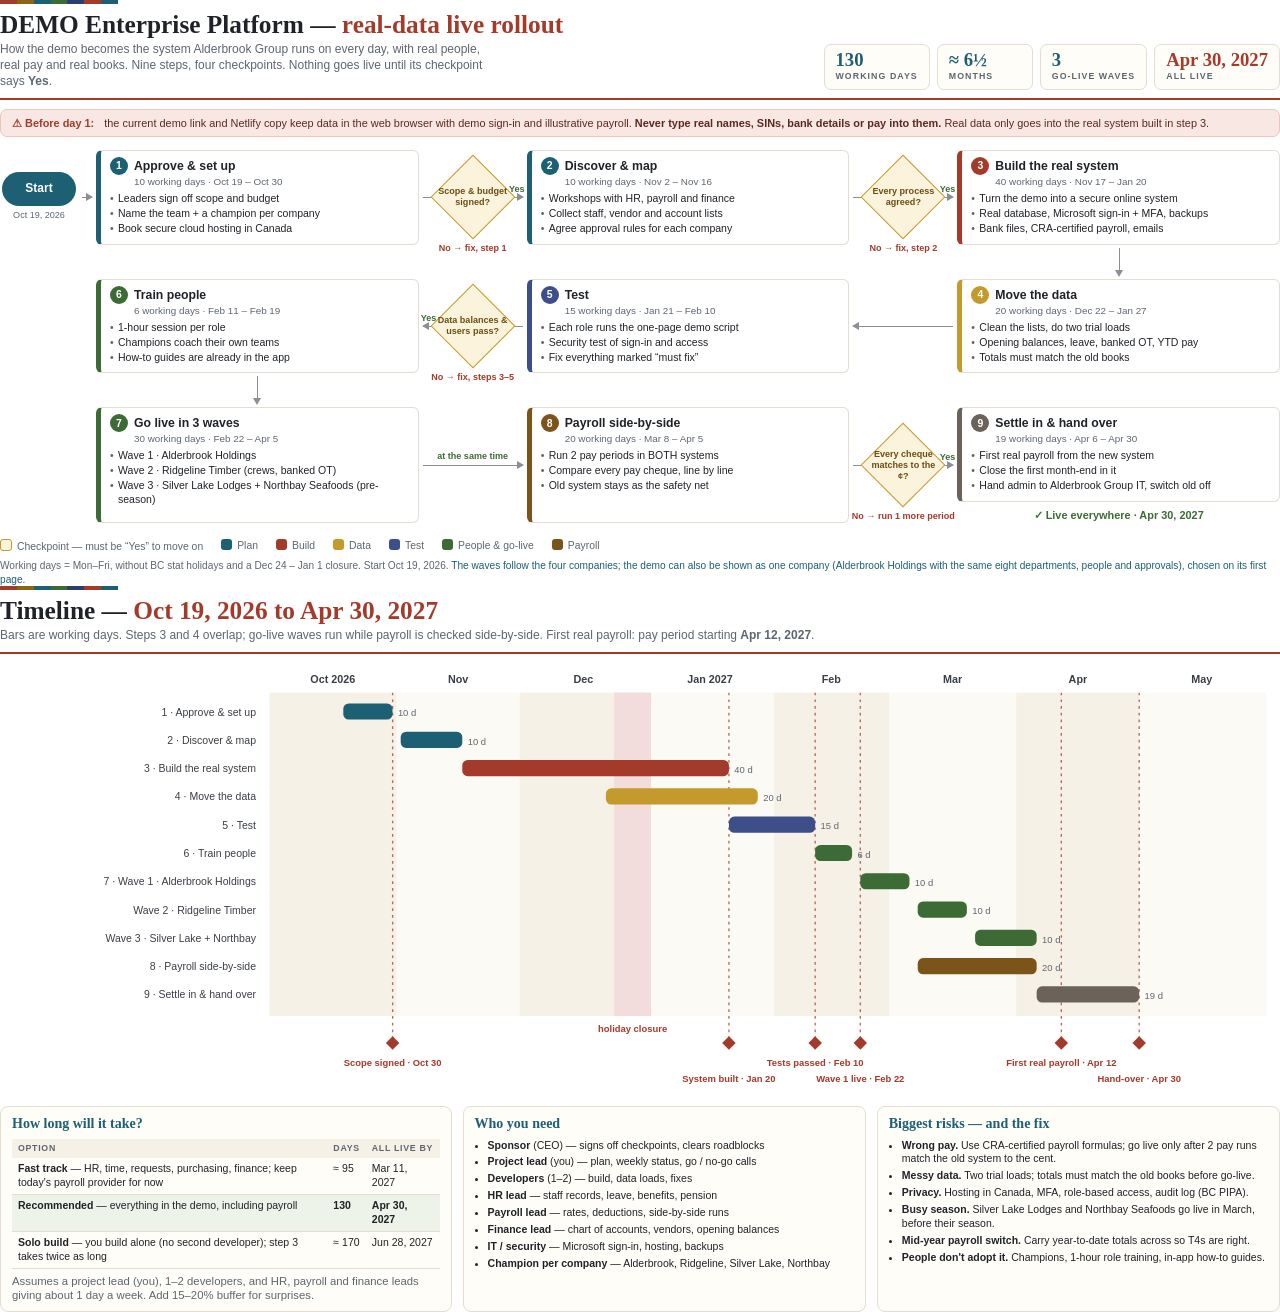
<file: demo-platform/docs/src/rollout/rollout.html>
<!doctype html>
<html lang="en">
<head>
<meta charset="utf-8">
<title>DEMO Enterprise Platform — Rollout Plan</title>
<link rel="stylesheet" href="../base.css">
<style>
  body{font-size:8.4pt;line-height:1.32}
  :root{--plan:#1d5f73;--build:#a33a2a;--data:#c49a2c;--test:#3d4f8a;--go:#3d6b35;--pay:#7a5418;--settle:#6b6259;--arrow:#8a8f96}
  .stripe{display:flex;width:118px;height:4px;margin:0 0 6px}
  .stripe i{flex:1}
  .hd{display:flex;justify-content:space-between;align-items:flex-end;gap:18px;border-bottom:2px solid var(--rule);padding-bottom:8px;margin-bottom:9px}
  .hd h1{font-size:19pt;margin-bottom:3px}
  .hd h1 em{font-style:normal;color:var(--red)}
  .hd .lead{font-size:9pt;margin:0;max-width:5.1in}
  .hrow{display:flex;justify-content:space-between;align-items:flex-end;gap:18px}
  .tiles{display:flex;gap:7px;flex:none}
  .tile{border:1px solid var(--line);border-radius:7px;background:var(--card);padding:5px 11px 6px;min-width:1.0in}
  .tile b{display:block;font-family:"Bitstream Charter",Georgia,serif;font-size:14pt;color:var(--teal);line-height:1.1}
  .tile small{display:block;font-size:6.6pt;letter-spacing:.12em;text-transform:uppercase;color:var(--muted);font-weight:700}
  .tile.red b{color:var(--red)}
  .warn{background:#f8e7e3;border:1px solid #e9c6be;border-radius:7px;padding:6px 11px;font-size:8.2pt;color:#5b2a20;display:flex;gap:10px;margin-bottom:13px}
  .warn .k{flex:none;font-weight:700;color:var(--red)}
  /* flowchart */
  .fc{display:grid;grid-template-columns:78px 18px 1fr 108px 1fr 108px 1fr;grid-auto-rows:auto}
  .card{background:#fff;border:1px solid var(--line);border-left:5px solid var(--c);border-radius:6px;padding:6px 9px 7px;min-height:92px}
  .card .t{display:flex;align-items:center;gap:6px;font-weight:700;font-size:9.2pt}
  .card .t .no{width:18px;height:18px;border-radius:50%;background:var(--c);color:#fff;display:grid;place-items:center;font-size:7.8pt;flex:none}
  .card .d{font-size:7.4pt;color:var(--muted);margin:0 0 4px 24px}
  .card ul{list-style:none;margin:0;padding:0}
  .card li{font-size:7.9pt;margin:0 0 1px;padding-left:8px;position:relative}
  .card li::before{content:"•";position:absolute;left:0;color:#5d6670}
  .gap{position:relative}
  .ln{position:absolute;top:50%;left:4px;right:4px;border-top:1.5px solid var(--arrow)}
  .ln.r::after{content:"";position:absolute;right:-1px;top:-5px;border-left:7px solid var(--arrow);border-top:4.5px solid transparent;border-bottom:4.5px solid transparent}
  .ln.l::after{content:"";position:absolute;left:-1px;top:-5px;border-right:7px solid var(--arrow);border-top:4.5px solid transparent;border-bottom:4.5px solid transparent}
  .dia{position:absolute;left:50%;top:50%;width:60px;height:60px;transform:translate(-50%,-50%) rotate(45deg);background:#fbf3dc;border:1.5px solid var(--data)}
  .dtx{position:absolute;left:50%;top:50%;transform:translate(-50%,-50%);width:74px;text-align:center;font-size:6.8pt;font-weight:700;line-height:1.2;color:#6b4f12}
  .yes{position:absolute;top:calc(50% - 13px);font-size:6.8pt;font-weight:700;color:var(--go)}
  .yes.r{right:2px}.yes.l{left:2px}
  .nol{position:absolute;left:50%;top:calc(50% + 46px);transform:translateX(-50%);white-space:nowrap;font-size:6.8pt;font-weight:700;color:var(--red)}
  .lbl{position:absolute;left:0;right:0;top:calc(50% - 14px);text-align:center;font-size:6.8pt;font-weight:700;color:var(--go)}
  .start{display:flex;flex-direction:column;align-items:center;justify-content:center}
  .start span{display:grid;place-items:center;width:74px;height:34px;border-radius:17px;background:var(--plan);color:#fff;font-weight:700;font-size:9pt}
  .start small{font-size:6.8pt;color:var(--muted);margin-top:4px}
  .down{height:34px;position:relative}
  .down::before{content:"";position:absolute;left:50%;top:3px;bottom:8px;border-left:1.5px solid var(--arrow)}
  .down::after{content:"";position:absolute;left:calc(50% - 4px);bottom:2px;border-top:7px solid var(--arrow);border-left:4.5px solid transparent;border-right:4.5px solid transparent}
  .live{text-align:center;font-weight:700;color:var(--go);font-size:8.2pt;margin-top:6px}
  .legend{display:flex;flex-wrap:wrap;align-items:center;gap:6px 18px;font-size:7.8pt;color:var(--muted);margin:16px 0 6px}
  .legend i{display:inline-block;width:11px;height:11px;border-radius:3px;margin-right:5px;vertical-align:-1px}
  .legend .chk{background:#fbf3dc;border:1.5px solid var(--data);width:12px;height:12px}
  .foot{font-size:7.6pt;color:var(--muted);margin:0}
  .foot .oc{color:var(--teal)}
  /* page 2 */
  .boxes{display:grid;grid-template-columns:1.12fr 1fr 1fr;gap:11px;margin-top:12px}
  .boxes .box{margin:0;padding:8px 11px}
  .boxes h3{font-size:10.5pt;color:var(--teal);margin:0 0 5px}
  .boxes table{margin:0 0 5px}
  .boxes th{font-size:6.6pt;padding:4px 6px;white-space:nowrap}
  .boxes td{font-size:7.9pt;padding:4px 6px}
  .boxes tr.rec td{background:#eef3ea}
  .boxes ul{margin:0;padding-left:13px}
  .boxes li{font-size:7.9pt;margin:0 0 3px}
</style>
</head>
<body>

<!-- ===================== PAGE 1 · flowchart ===================== -->
<section class="page">
  <div class="stripe"><i style="background:#a33a2a"></i><i style="background:#8a6417"></i><i style="background:#1d5f73"></i><i style="background:#3d6b35"></i><i style="background:#2c3e6b"></i><i style="background:#a33a2a"></i><i style="background:#1d5f73"></i></div>
  <div class="hd" style="display:block">
    <h1>DEMO Enterprise Platform — <em>real-data live rollout</em></h1>
    <div class="hrow"><p class="lead">How the demo becomes the system Alderbrook Group runs on every day, with real people, real pay and real books. Nine steps, four checkpoints. Nothing goes live until its checkpoint says <b>Yes</b>.</p>
    <div class="tiles">
      <div class="tile"><b>130</b><small>Working days</small></div>
      <div class="tile"><b>≈ 6½</b><small>Months</small></div>
      <div class="tile"><b>3</b><small>Go-live waves</small></div>
      <div class="tile red"><b>Apr 30, 2027</b><small>All live</small></div>
    </div>
    </div>
  </div>
  <div class="warn"><span class="k">⚠ Before day 1:</span><span>the current demo link and Netlify copy keep data in the web browser with demo sign-in and illustrative payroll. <b>Never type real names, SINs, bank details or pay into them.</b> Real data only goes into the real system built in step 3.</span></div>

  <div class="fc">
    <!-- row 1 -->
    <div class="start"><span>Start</span><small>Oct 19, 2026</small></div>
    <div class="gap"><div class="ln r"></div></div>
    <div class="card" style="--c:var(--plan)"><div class="t"><span class="no">1</span>Approve &amp; set up</div><div class="d">10 working days · Oct 19 – Oct 30</div>
      <ul><li>Leaders sign off scope and budget</li><li>Name the team + a champion per company</li><li>Book secure cloud hosting in Canada</li></ul></div>
    <div class="gap"><div class="ln r"></div><span class="yes r">Yes</span><div class="dia"></div><div class="dtx">Scope &amp; budget signed?</div><span class="nol">No → fix, step 1</span></div>
    <div class="card" style="--c:var(--plan)"><div class="t"><span class="no">2</span>Discover &amp; map</div><div class="d">10 working days · Nov 2 – Nov 16</div>
      <ul><li>Workshops with HR, payroll and finance</li><li>Collect staff, vendor and account lists</li><li>Agree approval rules for each company</li></ul></div>
    <div class="gap"><div class="ln r"></div><span class="yes r">Yes</span><div class="dia"></div><div class="dtx">Every process agreed?</div><span class="nol">No → fix, step 2</span></div>
    <div class="card" style="--c:var(--build)"><div class="t"><span class="no">3</span>Build the real system</div><div class="d">40 working days · Nov 17 – Jan 20</div>
      <ul><li>Turn the demo into a secure online system</li><li>Real database, Microsoft sign-in + MFA, backups</li><li>Bank files, CRA-certified payroll, emails</li></ul></div>
    <!-- down: 3 -> 4 -->
    <div></div><div></div><div></div><div></div><div></div><div></div><div class="down"></div>
    <!-- row 2 (right to left) -->
    <div></div><div></div>
    <div class="card" style="--c:var(--go)"><div class="t"><span class="no">6</span>Train people</div><div class="d">6 working days · Feb 11 – Feb 19</div>
      <ul><li>1-hour session per role</li><li>Champions coach their own teams</li><li>How-to guides are already in the app</li></ul></div>
    <div class="gap"><div class="ln l"></div><span class="yes l">Yes</span><div class="dia"></div><div class="dtx">Data balances &amp; users pass?</div><span class="nol">No → fix, steps 3–5</span></div>
    <div class="card" style="--c:var(--test)"><div class="t"><span class="no">5</span>Test</div><div class="d">15 working days · Jan 21 – Feb 10</div>
      <ul><li>Each role runs the one-page demo script</li><li>Security test of sign-in and access</li><li>Fix everything marked “must fix”</li></ul></div>
    <div class="gap"><div class="ln l"></div></div>
    <div class="card" style="--c:var(--data)"><div class="t"><span class="no">4</span>Move the data</div><div class="d">20 working days · Dec 22 – Jan 27</div>
      <ul><li>Clean the lists, do two trial loads</li><li>Opening balances, leave, banked OT, YTD pay</li><li>Totals must match the old books</li></ul></div>
    <!-- down: 6 -> 7 -->
    <div></div><div></div><div class="down"></div><div></div><div></div><div></div><div></div>
    <!-- row 3 -->
    <div></div><div></div>
    <div class="card" style="--c:var(--go)"><div class="t"><span class="no">7</span>Go live in 3 waves</div><div class="d">30 working days · Feb 22 – Apr 5</div>
      <ul><li>Wave 1 · Alderbrook Holdings</li><li>Wave 2 · Ridgeline Timber (crews, banked OT)</li><li>Wave 3 · Silver Lake Lodges + Northbay Seafoods (pre-season)</li></ul></div>
    <div class="gap"><div class="ln r"></div><span class="lbl">at the same time</span></div>
    <div class="card" style="--c:var(--pay)"><div class="t"><span class="no">8</span>Payroll side-by-side</div><div class="d">20 working days · Mar 8 – Apr 5</div>
      <ul><li>Run 2 pay periods in BOTH systems</li><li>Compare every pay cheque, line by line</li><li>Old system stays as the safety net</li></ul></div>
    <div class="gap"><div class="ln r"></div><span class="yes r">Yes</span><div class="dia"></div><div class="dtx">Every cheque matches to the ¢?</div><span class="nol">No → run 1 more period</span></div>
    <div><div class="card" style="--c:var(--settle)"><div class="t"><span class="no">9</span>Settle in &amp; hand over</div><div class="d">19 working days · Apr 6 – Apr 30</div>
      <ul><li>First real payroll from the new system</li><li>Close the first month-end in it</li><li>Hand admin to Alderbrook Group IT, switch old off</li></ul></div>
      <div class="live">✓ Live everywhere · Apr 30, 2027</div></div>
  </div>

  <div class="legend">
    <span><i class="chk"></i>Checkpoint — must be “Yes” to move on</span>
    <span><i style="background:var(--plan)"></i>Plan</span>
    <span><i style="background:var(--build)"></i>Build</span>
    <span><i style="background:var(--data)"></i>Data</span>
    <span><i style="background:var(--test)"></i>Test</span>
    <span><i style="background:var(--go)"></i>People &amp; go-live</span>
    <span><i style="background:var(--pay)"></i>Payroll</span>
  </div>
  <p class="foot">Working days = Mon–Fri, without BC stat holidays and a Dec 24 – Jan 1 closure. Start Oct 19, 2026.
    <span class="oc">The waves follow the four companies; the demo can also be shown as one company (Alderbrook Holdings with the same eight departments, people and approvals), chosen on its first page.</span></p>
</section>

<!-- ===================== PAGE 2 · timeline ===================== -->
<section class="page">
  <div class="stripe"><i style="background:#a33a2a"></i><i style="background:#8a6417"></i><i style="background:#1d5f73"></i><i style="background:#3d6b35"></i><i style="background:#2c3e6b"></i><i style="background:#a33a2a"></i><i style="background:#1d5f73"></i></div>
  <div class="hd" style="display:block">
    <h1>Timeline — <em>Oct 19, 2026 to Apr 30, 2027</em></h1>
    <p class="lead" style="max-width:none">Bars are working days. Steps 3 and 4 overlap; go-live waves run while payroll is checked side-by-side. First real payroll: pay period starting <b>Apr 12, 2027</b>.</p>
  </div>

  <!-- x = 200 + day*3.045 (day 0 = Oct 1, 2026; 243 days to Jun 1) -->
  <svg viewBox="0 0 950 320" width="100%" style="display:block;margin-top:8px" font-family="Liberation Sans, Arial, sans-serif">
    <g>
      <rect x="200" y="22" width="94.4" height="240" fill="#f6f1e7"/>
      <rect x="294.4" y="22" width="91.4" height="240" fill="#fcfaf5"/>
      <rect x="385.7" y="22" width="94.4" height="240" fill="#f6f1e7"/>
      <rect x="480.1" y="22" width="94.4" height="240" fill="#fcfaf5"/>
      <rect x="574.5" y="22" width="85.3" height="240" fill="#f6f1e7"/>
      <rect x="659.8" y="22" width="94.4" height="240" fill="#fcfaf5"/>
      <rect x="754.2" y="22" width="91.4" height="240" fill="#f6f1e7"/>
      <rect x="845.5" y="22" width="94.4" height="240" fill="#fcfaf5"/>
      <rect x="455.8" y="22" width="27.4" height="240" fill="#f3dcdc"/>
    </g>
    <g font-size="8" font-weight="700" fill="#3a3f45" text-anchor="middle">
      <text x="247" y="15">Oct 2026</text><text x="340" y="15">Nov</text><text x="433" y="15">Dec</text><text x="527" y="15">Jan 2027</text>
      <text x="617" y="15">Feb</text><text x="707" y="15">Mar</text><text x="800" y="15">Apr</text><text x="892" y="15">May</text>
    </g>
    <text x="469.5" y="274" font-size="7" font-weight="700" fill="#a33a2a" text-anchor="middle">holiday closure</text>
    <!-- milestone guide lines -->
    <g stroke="#a33a2a" stroke-width="1" stroke-dasharray="2 3" opacity=".75">
      <line x1="291.4" y1="22" x2="291.4" y2="282"/><line x1="541" y1="22" x2="541" y2="282"/><line x1="605" y1="22" x2="605" y2="282"/>
      <line x1="638.5" y1="22" x2="638.5" y2="282"/><line x1="787.7" y1="22" x2="787.7" y2="282"/><line x1="845.5" y1="22" x2="845.5" y2="282"/>
    </g>
    <!-- rows: y = 30 + i*21, bar height 12 -->
    <g font-size="7.8" fill="#3a3f45" text-anchor="end">
      <text x="190" y="39">1 · Approve &amp; set up</text>
      <text x="190" y="60">2 · Discover &amp; map</text>
      <text x="190" y="81">3 · Build the real system</text>
      <text x="190" y="102">4 · Move the data</text>
      <text x="190" y="123">5 · Test</text>
      <text x="190" y="144">6 · Train people</text>
      <text x="190" y="165">7 · Wave 1 · Alderbrook Holdings</text>
      <text x="190" y="186">Wave 2 · Ridgeline Timber</text>
      <text x="190" y="207">Wave 3 · Silver Lake + Northbay</text>
      <text x="190" y="228">8 · Payroll side-by-side</text>
      <text x="190" y="249">9 · Settle in &amp; hand over</text>
    </g>
    <g>
      <rect x="254.8" y="30" width="36.5" height="12" rx="4" fill="#1d5f73"/>
      <rect x="297.4" y="51" width="45.7" height="12" rx="4" fill="#1d5f73"/>
      <rect x="343.1" y="72" width="197.9" height="12" rx="4" fill="#a33a2a"/>
      <rect x="449.7" y="93" width="112.7" height="12" rx="4" fill="#c49a2c"/>
      <rect x="541" y="114" width="64" height="12" rx="4" fill="#3d4f8a"/>
      <rect x="605" y="135" width="27.4" height="12" rx="4" fill="#3d6b35"/>
      <rect x="638.5" y="156" width="36.5" height="12" rx="4" fill="#3d6b35"/>
      <rect x="681.1" y="177" width="36.5" height="12" rx="4" fill="#3d6b35"/>
      <rect x="723.7" y="198" width="45.7" height="12" rx="4" fill="#3d6b35"/>
      <rect x="681.1" y="219" width="88.3" height="12" rx="4" fill="#7a5418"/>
      <rect x="769.4" y="240" width="76.1" height="12" rx="4" fill="#6b6259"/>
    </g>
    <g font-size="7" fill="#5d6670">
      <text x="295.3" y="39.5">10 d</text><text x="347.1" y="60.5">10 d</text><text x="545" y="81.5">40 d</text><text x="566.4" y="102.5">20 d</text>
      <text x="609" y="123.5">15 d</text><text x="636.4" y="144.5">6 d</text><text x="679" y="165.5">10 d</text><text x="721.6" y="186.5">10 d</text>
      <text x="773.4" y="207.5">10 d</text><text x="773.4" y="228.5">20 d</text><text x="849.5" y="249.5">19 d</text>
    </g>
    <!-- milestones -->
    <g fill="#a33a2a">
      <path d="M291.4 277 l5 5 l-5 5 l-5 -5 z"/><path d="M541 277 l5 5 l-5 5 l-5 -5 z"/><path d="M605 277 l5 5 l-5 5 l-5 -5 z"/>
      <path d="M638.5 277 l5 5 l-5 5 l-5 -5 z"/><path d="M787.7 277 l5 5 l-5 5 l-5 -5 z"/><path d="M845.5 277 l5 5 l-5 5 l-5 -5 z"/>
    </g>
    <g font-size="7" font-weight="700" fill="#a33a2a" text-anchor="middle">
      <text x="291.4" y="299">Scope signed · Oct 30</text>
      <text x="541" y="311">System built · Jan 20</text>
      <text x="605" y="299">Tests passed · Feb 10</text>
      <text x="638.5" y="311">Wave 1 live · Feb 22</text>
      <text x="787.7" y="299">First real payroll · Apr 12</text>
      <text x="845.5" y="311">Hand-over · Apr 30</text>
    </g>
  </svg>

  <div class="boxes">
    <div class="box">
      <h3>How long will it take?</h3>
      <table>
        <tr><th>Option</th><th>Days</th><th>All live by</th></tr>
        <tr><td><b>Fast track</b> — HR, time, requests, purchasing, finance; keep today's payroll provider for now</td><td>≈ 95</td><td>Mar 11, 2027</td></tr>
        <tr class="rec"><td><b>Recommended</b> — everything in the demo, including payroll</td><td><b>130</b></td><td><b>Apr 30, 2027</b></td></tr>
        <tr><td><b>Solo build</b> — you build alone (no second developer); step 3 takes twice as long</td><td>≈ 170</td><td>Jun 28, 2027</td></tr>
      </table>
      <p class="small" style="margin:0">Assumes a project lead (you), 1–2 developers, and HR, payroll and finance leads giving about 1 day a week. Add 15–20% buffer for surprises.</p>
    </div>
    <div class="box">
      <h3>Who you need</h3>
      <ul>
        <li><b>Sponsor</b> (CEO) — signs off checkpoints, clears roadblocks</li>
        <li><b>Project lead</b> (you) — plan, weekly status, go / no-go calls</li>
        <li><b>Developers</b> (1–2) — build, data loads, fixes</li>
        <li><b>HR lead</b> — staff records, leave, benefits, pension</li>
        <li><b>Payroll lead</b> — rates, deductions, side-by-side runs</li>
        <li><b>Finance lead</b> — chart of accounts, vendors, opening balances</li>
        <li><b>IT / security</b> — Microsoft sign-in, hosting, backups</li>
        <li><b>Champion per company</b> — Alderbrook, Ridgeline, Silver Lake, Northbay</li>
      </ul>
    </div>
    <div class="box">
      <h3>Biggest risks — and the fix</h3>
      <ul>
        <li><b>Wrong pay.</b> Use CRA-certified payroll formulas; go live only after 2 pay runs match the old system to the cent.</li>
        <li><b>Messy data.</b> Two trial loads; totals must match the old books before go-live.</li>
        <li><b>Privacy.</b> Hosting in Canada, MFA, role-based access, audit log (BC PIPA).</li>
        <li><b>Busy season.</b> Silver Lake Lodges and Northbay Seafoods go live in March, before their season.</li>
        <li><b>Mid-year payroll switch.</b> Carry year-to-date totals across so T4s are right.</li>
        <li><b>People don't adopt it.</b> Champions, 1-hour role training, in-app how-to guides.</li>
      </ul>
    </div>
  </div>
</section>

</body>
</html>
</file>
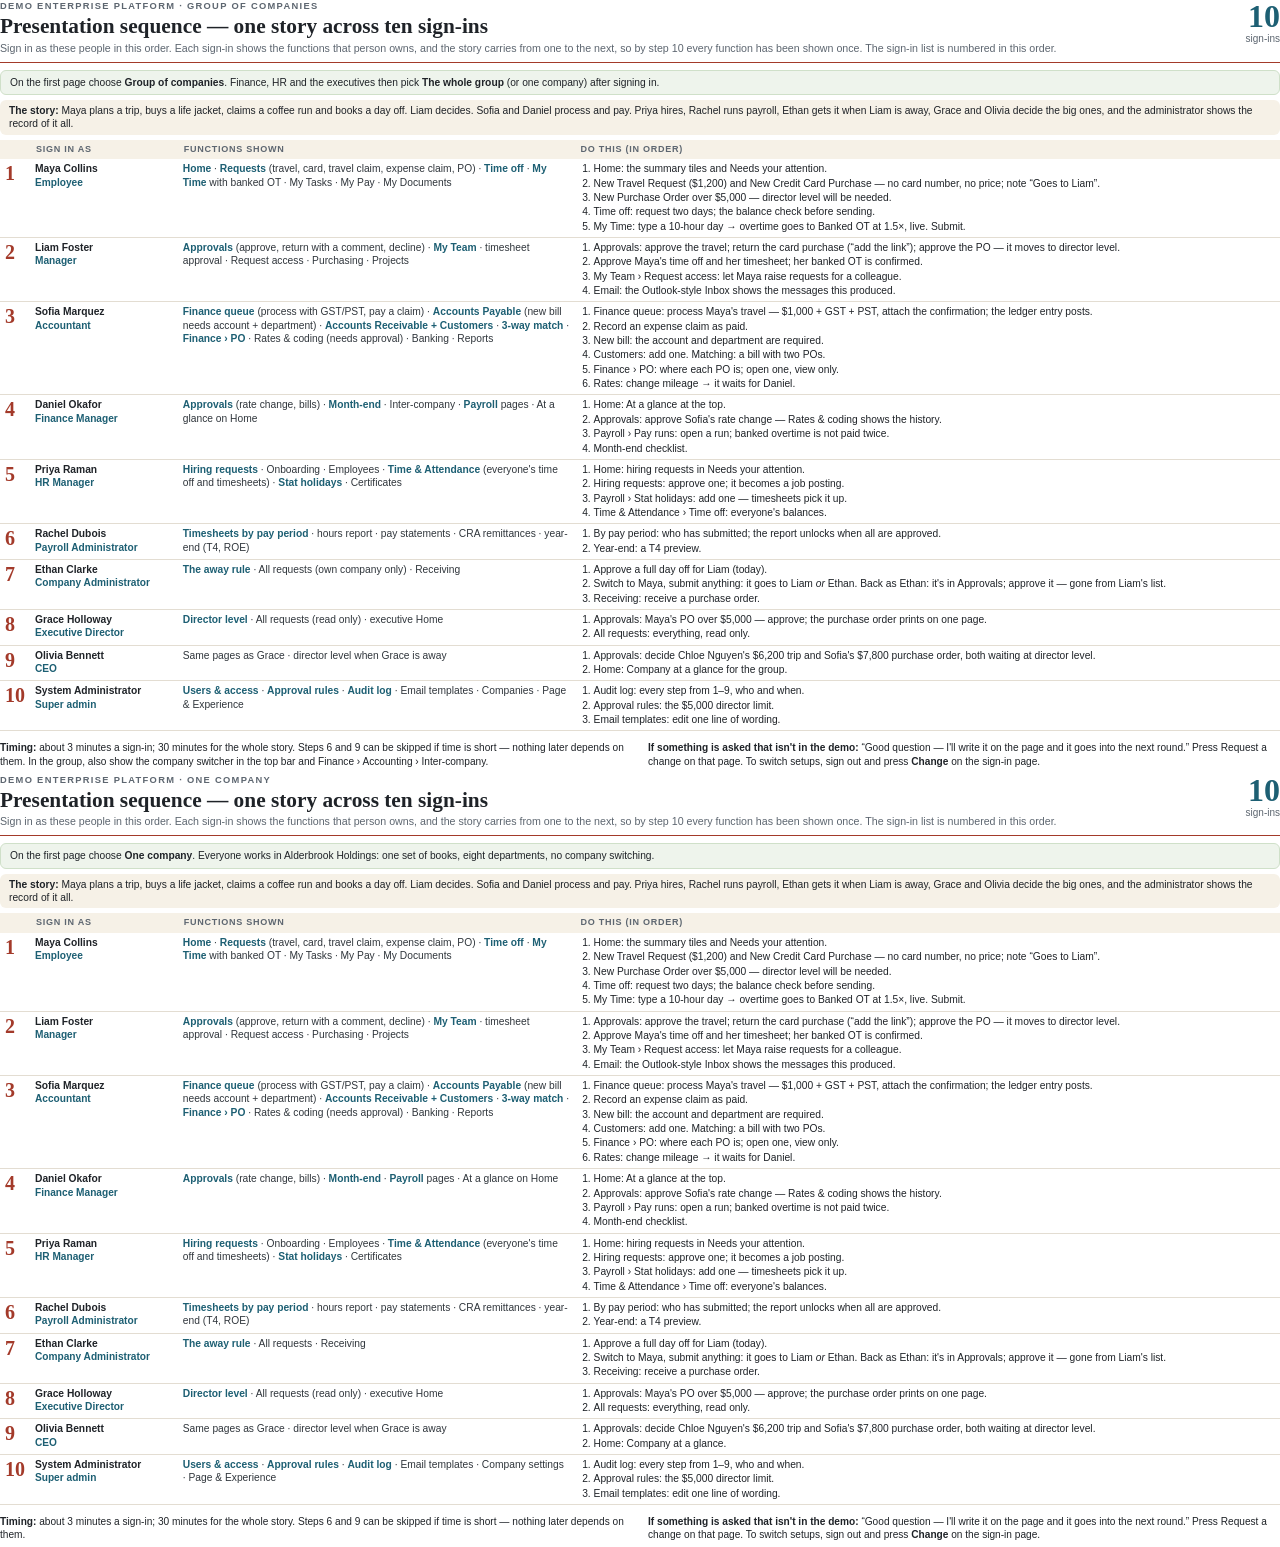
<file: demo-platform/docs/src/sequence/sequence.html>
<!doctype html><html><head><meta charset="utf-8"><title>Presentation sequence</title><link rel="stylesheet" href="../base.css"><style>
body{font-size:7.7pt;line-height:1.3}
.hd{display:flex;justify-content:space-between;gap:14px;align-items:flex-start;border-bottom:1.5px solid var(--rule);padding-bottom:6px;margin-bottom:7px}
.hd h1{font-size:16pt} .hd .lead{font-size:8pt;margin:3px 0 0}
.eyebrow{font-size:7pt;letter-spacing:.14em;text-transform:uppercase;color:var(--muted);font-weight:700;margin-bottom:2px}
.big{text-align:right;color:var(--teal)} .big b{display:block;font:700 24pt "Bitstream Charter",serif;line-height:1} .big small{font-size:7.5pt;color:var(--muted);white-space:nowrap}
.first{background:#eef4ec;border:1px solid #cfe0c9;border-radius:6px;padding:5px 9px;margin-bottom:5px}
.story{background:var(--sand);border-radius:6px;padding:4px 9px;margin-bottom:5px}
table.seq td{padding:3px 5px} table.seq th{padding:4px 6px;font-size:6.8pt}
td.no{font:700 15pt "Bitstream Charter",serif;color:var(--red);width:22px}
small.role{color:var(--teal);font-weight:700;font-size:7.6pt}
td.fn{width:31%;color:#30363c} td.fn b{color:var(--teal)}
td ol{margin:0;padding-left:14px} td li{margin:0 0 1px}
.tail{font-size:7.6pt;gap:16px;margin-top:2px}
</style></head><body><section class="page">
<div class="hd"><div><div class="eyebrow">DEMO Enterprise Platform · Group of companies</div><h1>Presentation sequence — one story across ten sign-ins</h1>
<p class="lead">Sign in as these people in this order. Each sign-in shows the functions that person owns, and the story carries from one to the next, so by step 10 every function has been shown once. The sign-in list is numbered in this order.</p></div>
<div class="big"><b>10</b><small>sign-ins</small></div></div>
<div class="first">On the first page choose <b>Group of companies</b>. Finance, HR and the executives then pick <b>The whole group</b> (or one company) after signing in.</div>
<div class="story"><b>The story:</b> Maya plans a trip, buys a life jacket, claims a coffee run and books a day off. Liam decides. Sofia and Daniel process and pay. Priya hires, Rachel runs payroll, Ethan gets it when Liam is away, Grace and Olivia decide the big ones, and the administrator shows the record of it all.</div>
<table class="seq"><thead><tr><th></th><th>Sign in as</th><th>Functions shown</th><th>Do this (in order)</th></tr></thead><tbody><tr><td class="no">1</td><td><b>Maya Collins</b><small class="role">Employee</small></td><td class="fn"><b>Home</b> · <b>Requests</b> (travel, card, travel claim, expense claim, PO) · <b>Time off</b> · <b>My Time</b> with banked OT · My Tasks · My Pay · My Documents</td><td><ol><li>Home: the summary tiles and Needs your attention.</li><li>New Travel Request ($1,200) and New Credit Card Purchase — no card number, no price; note “Goes to Liam”.</li><li>New Purchase Order over $5,000 — director level will be needed.</li><li>Time off: request two days; the balance check before sending.</li><li>My Time: type a 10-hour day → overtime goes to Banked OT at 1.5×, live. Submit.</li></ol></td></tr><tr><td class="no">2</td><td><b>Liam Foster</b><small class="role">Manager</small></td><td class="fn"><b>Approvals</b> (approve, return with a comment, decline) · <b>My Team</b> · timesheet approval · Request access · Purchasing · Projects</td><td><ol><li>Approvals: approve the travel; return the card purchase (“add the link”); approve the PO — it moves to director level.</li><li>Approve Maya's time off and her timesheet; her banked OT is confirmed.</li><li>My Team › Request access: let Maya raise requests for a colleague.</li><li>Email: the Outlook-style Inbox shows the messages this produced.</li></ol></td></tr><tr><td class="no">3</td><td><b>Sofia Marquez</b><small class="role">Accountant</small></td><td class="fn"><b>Finance queue</b> (process with GST/PST, pay a claim) · <b>Accounts Payable</b> (new bill needs account + department) · <b>Accounts Receivable + Customers</b> · <b>3-way match</b> · <b>Finance › PO</b> · Rates &amp; coding (needs approval) · Banking · Reports</td><td><ol><li>Finance queue: process Maya's travel — $1,000 + GST + PST, attach the confirmation; the ledger entry posts.</li><li>Record an expense claim as paid.</li><li>New bill: the account and department are required.</li><li>Customers: add one. Matching: a bill with two POs.</li><li>Finance › PO: where each PO is; open one, view only.</li><li>Rates: change mileage → it waits for Daniel.</li></ol></td></tr><tr><td class="no">4</td><td><b>Daniel Okafor</b><small class="role">Finance Manager</small></td><td class="fn"><b>Approvals</b> (rate change, bills) · <b>Month-end</b> · Inter-company · <b>Payroll</b> pages · At a glance on Home</td><td><ol><li>Home: At a glance at the top.</li><li>Approvals: approve Sofia's rate change — Rates &amp; coding shows the history.</li><li>Payroll › Pay runs: open a run; banked overtime is not paid twice.</li><li>Month-end checklist.</li></ol></td></tr><tr><td class="no">5</td><td><b>Priya Raman</b><small class="role">HR Manager</small></td><td class="fn"><b>Hiring requests</b> · Onboarding · Employees · <b>Time &amp; Attendance</b> (everyone's time off and timesheets) · <b>Stat holidays</b> · Certificates</td><td><ol><li>Home: hiring requests in Needs your attention.</li><li>Hiring requests: approve one; it becomes a job posting.</li><li>Payroll › Stat holidays: add one — timesheets pick it up.</li><li>Time &amp; Attendance › Time off: everyone's balances.</li></ol></td></tr><tr><td class="no">6</td><td><b>Rachel Dubois</b><small class="role">Payroll Administrator</small></td><td class="fn"><b>Timesheets by pay period</b> · hours report · pay statements · CRA remittances · year-end (T4, ROE)</td><td><ol><li>By pay period: who has submitted; the report unlocks when all are approved.</li><li>Year-end: a T4 preview.</li></ol></td></tr><tr><td class="no">7</td><td><b>Ethan Clarke</b><small class="role">Company Administrator</small></td><td class="fn"><b>The away rule</b> · All requests (own company only) · Receiving</td><td><ol><li>Approve a full day off for Liam (today).</li><li>Switch to Maya, submit anything: it goes to Liam <i>or</i> Ethan. Back as Ethan: it's in Approvals; approve it — gone from Liam's list.</li><li>Receiving: receive a purchase order.</li></ol></td></tr><tr><td class="no">8</td><td><b>Grace Holloway</b><small class="role">Executive Director</small></td><td class="fn"><b>Director level</b> · All requests (read only) · executive Home</td><td><ol><li>Approvals: Maya's PO over $5,000 — approve; the purchase order prints on one page.</li><li>All requests: everything, read only.</li></ol></td></tr><tr><td class="no">9</td><td><b>Olivia Bennett</b><small class="role">CEO</small></td><td class="fn">Same pages as Grace · director level when Grace is away</td><td><ol><li>Approvals: decide Chloe Nguyen's $6,200 trip and Sofia's $7,800 purchase order, both waiting at director level.</li><li>Home: Company at a glance for the group.</li></ol></td></tr><tr><td class="no">10</td><td><b>System Administrator</b><small class="role">Super admin</small></td><td class="fn"><b>Users &amp; access</b> · <b>Approval rules</b> · <b>Audit log</b> · Email templates · Companies · Page &amp; Experience</td><td><ol><li>Audit log: every step from 1–9, who and when.</li><li>Approval rules: the $5,000 director limit.</li><li>Email templates: edit one line of wording.</li></ol></td></tr></tbody></table>
<div class="grid2 tail"><p><b>Timing:</b> about 3 minutes a sign-in; 30 minutes for the whole story. Steps 6 and 9 can be skipped if time is short — nothing later depends on them. In the group, also show the company switcher in the top bar and Finance › Accounting › Inter-company.</p>
<p><b>If something is asked that isn't in the demo:</b> “Good question — I'll write it on the page and it goes into the next round.” Press Request a change on that page. To switch setups, sign out and press <b>Change</b> on the sign-in page.</p></div>
</section><section class="page">
<div class="hd"><div><div class="eyebrow">DEMO Enterprise Platform · One company</div><h1>Presentation sequence — one story across ten sign-ins</h1>
<p class="lead">Sign in as these people in this order. Each sign-in shows the functions that person owns, and the story carries from one to the next, so by step 10 every function has been shown once. The sign-in list is numbered in this order.</p></div>
<div class="big"><b>10</b><small>sign-ins</small></div></div>
<div class="first">On the first page choose <b>One company</b>. Everyone works in Alderbrook Holdings: one set of books, eight departments, no company switching.</div>
<div class="story"><b>The story:</b> Maya plans a trip, buys a life jacket, claims a coffee run and books a day off. Liam decides. Sofia and Daniel process and pay. Priya hires, Rachel runs payroll, Ethan gets it when Liam is away, Grace and Olivia decide the big ones, and the administrator shows the record of it all.</div>
<table class="seq"><thead><tr><th></th><th>Sign in as</th><th>Functions shown</th><th>Do this (in order)</th></tr></thead><tbody><tr><td class="no">1</td><td><b>Maya Collins</b><small class="role">Employee</small></td><td class="fn"><b>Home</b> · <b>Requests</b> (travel, card, travel claim, expense claim, PO) · <b>Time off</b> · <b>My Time</b> with banked OT · My Tasks · My Pay · My Documents</td><td><ol><li>Home: the summary tiles and Needs your attention.</li><li>New Travel Request ($1,200) and New Credit Card Purchase — no card number, no price; note “Goes to Liam”.</li><li>New Purchase Order over $5,000 — director level will be needed.</li><li>Time off: request two days; the balance check before sending.</li><li>My Time: type a 10-hour day → overtime goes to Banked OT at 1.5×, live. Submit.</li></ol></td></tr><tr><td class="no">2</td><td><b>Liam Foster</b><small class="role">Manager</small></td><td class="fn"><b>Approvals</b> (approve, return with a comment, decline) · <b>My Team</b> · timesheet approval · Request access · Purchasing · Projects</td><td><ol><li>Approvals: approve the travel; return the card purchase (“add the link”); approve the PO — it moves to director level.</li><li>Approve Maya's time off and her timesheet; her banked OT is confirmed.</li><li>My Team › Request access: let Maya raise requests for a colleague.</li><li>Email: the Outlook-style Inbox shows the messages this produced.</li></ol></td></tr><tr><td class="no">3</td><td><b>Sofia Marquez</b><small class="role">Accountant</small></td><td class="fn"><b>Finance queue</b> (process with GST/PST, pay a claim) · <b>Accounts Payable</b> (new bill needs account + department) · <b>Accounts Receivable + Customers</b> · <b>3-way match</b> · <b>Finance › PO</b> · Rates &amp; coding (needs approval) · Banking · Reports</td><td><ol><li>Finance queue: process Maya's travel — $1,000 + GST + PST, attach the confirmation; the ledger entry posts.</li><li>Record an expense claim as paid.</li><li>New bill: the account and department are required.</li><li>Customers: add one. Matching: a bill with two POs.</li><li>Finance › PO: where each PO is; open one, view only.</li><li>Rates: change mileage → it waits for Daniel.</li></ol></td></tr><tr><td class="no">4</td><td><b>Daniel Okafor</b><small class="role">Finance Manager</small></td><td class="fn"><b>Approvals</b> (rate change, bills) · <b>Month-end</b> · <b>Payroll</b> pages · At a glance on Home</td><td><ol><li>Home: At a glance at the top.</li><li>Approvals: approve Sofia's rate change — Rates &amp; coding shows the history.</li><li>Payroll › Pay runs: open a run; banked overtime is not paid twice.</li><li>Month-end checklist.</li></ol></td></tr><tr><td class="no">5</td><td><b>Priya Raman</b><small class="role">HR Manager</small></td><td class="fn"><b>Hiring requests</b> · Onboarding · Employees · <b>Time &amp; Attendance</b> (everyone's time off and timesheets) · <b>Stat holidays</b> · Certificates</td><td><ol><li>Home: hiring requests in Needs your attention.</li><li>Hiring requests: approve one; it becomes a job posting.</li><li>Payroll › Stat holidays: add one — timesheets pick it up.</li><li>Time &amp; Attendance › Time off: everyone's balances.</li></ol></td></tr><tr><td class="no">6</td><td><b>Rachel Dubois</b><small class="role">Payroll Administrator</small></td><td class="fn"><b>Timesheets by pay period</b> · hours report · pay statements · CRA remittances · year-end (T4, ROE)</td><td><ol><li>By pay period: who has submitted; the report unlocks when all are approved.</li><li>Year-end: a T4 preview.</li></ol></td></tr><tr><td class="no">7</td><td><b>Ethan Clarke</b><small class="role">Company Administrator</small></td><td class="fn"><b>The away rule</b> · All requests · Receiving</td><td><ol><li>Approve a full day off for Liam (today).</li><li>Switch to Maya, submit anything: it goes to Liam <i>or</i> Ethan. Back as Ethan: it's in Approvals; approve it — gone from Liam's list.</li><li>Receiving: receive a purchase order.</li></ol></td></tr><tr><td class="no">8</td><td><b>Grace Holloway</b><small class="role">Executive Director</small></td><td class="fn"><b>Director level</b> · All requests (read only) · executive Home</td><td><ol><li>Approvals: Maya's PO over $5,000 — approve; the purchase order prints on one page.</li><li>All requests: everything, read only.</li></ol></td></tr><tr><td class="no">9</td><td><b>Olivia Bennett</b><small class="role">CEO</small></td><td class="fn">Same pages as Grace · director level when Grace is away</td><td><ol><li>Approvals: decide Chloe Nguyen's $6,200 trip and Sofia's $7,800 purchase order, both waiting at director level.</li><li>Home: Company at a glance.</li></ol></td></tr><tr><td class="no">10</td><td><b>System Administrator</b><small class="role">Super admin</small></td><td class="fn"><b>Users &amp; access</b> · <b>Approval rules</b> · <b>Audit log</b> · Email templates · Company settings · Page &amp; Experience</td><td><ol><li>Audit log: every step from 1–9, who and when.</li><li>Approval rules: the $5,000 director limit.</li><li>Email templates: edit one line of wording.</li></ol></td></tr></tbody></table>
<div class="grid2 tail"><p><b>Timing:</b> about 3 minutes a sign-in; 30 minutes for the whole story. Steps 6 and 9 can be skipped if time is short — nothing later depends on them.</p>
<p><b>If something is asked that isn't in the demo:</b> “Good question — I'll write it on the page and it goes into the next round.” Press Request a change on that page. To switch setups, sign out and press <b>Change</b> on the sign-in page.</p></div>
</section></body></html>
</file>
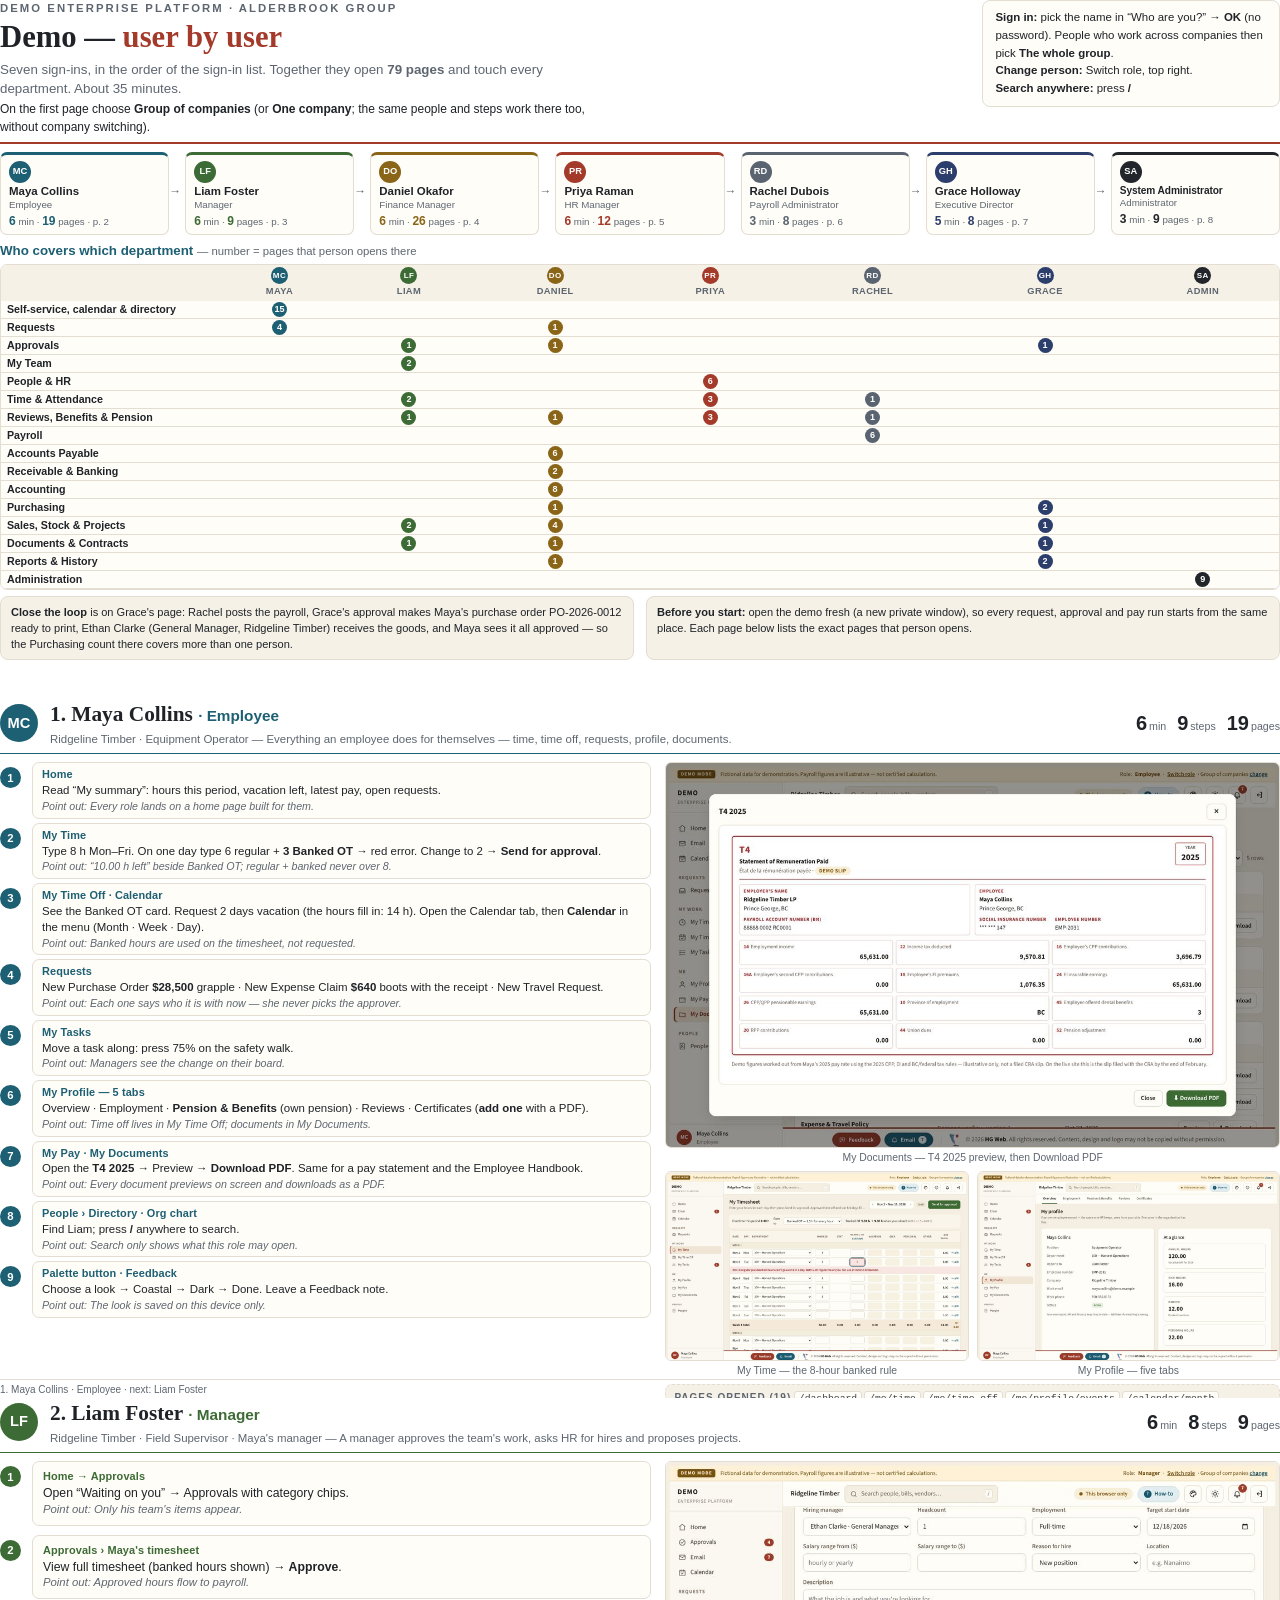
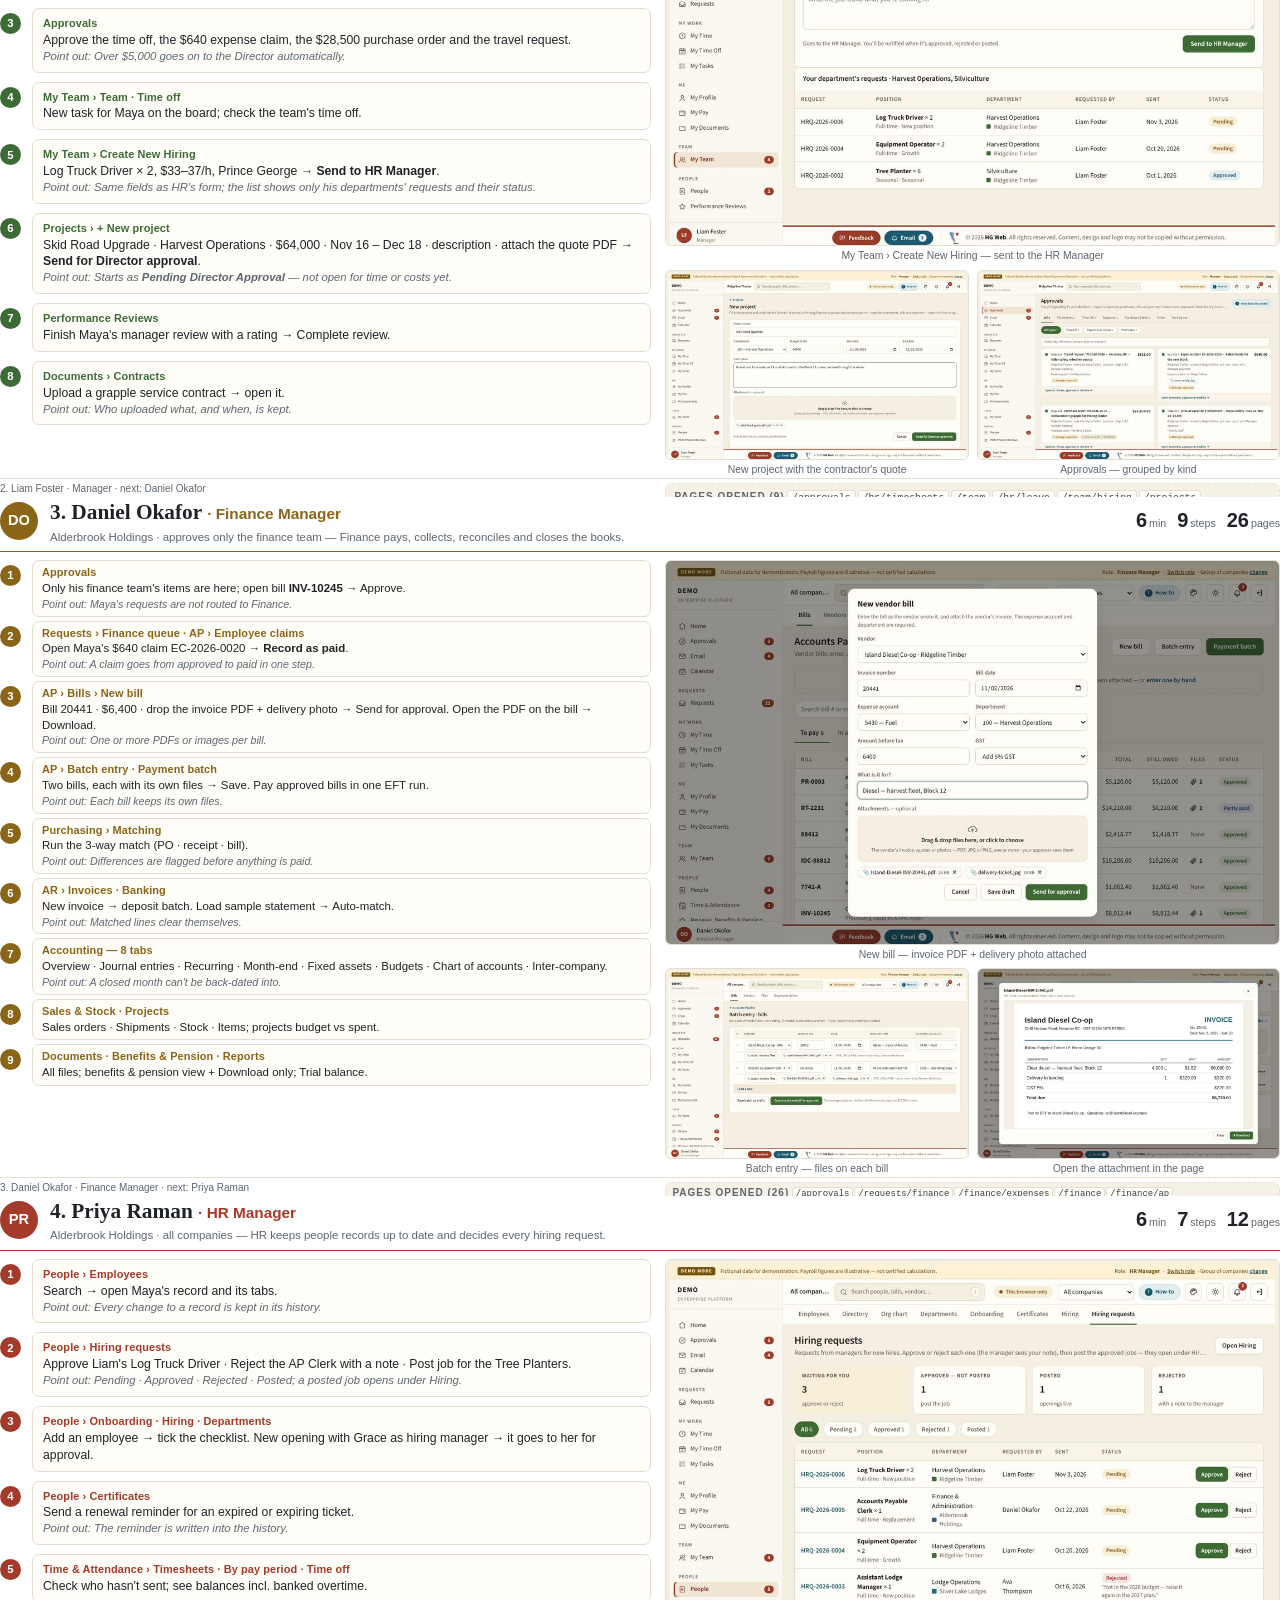
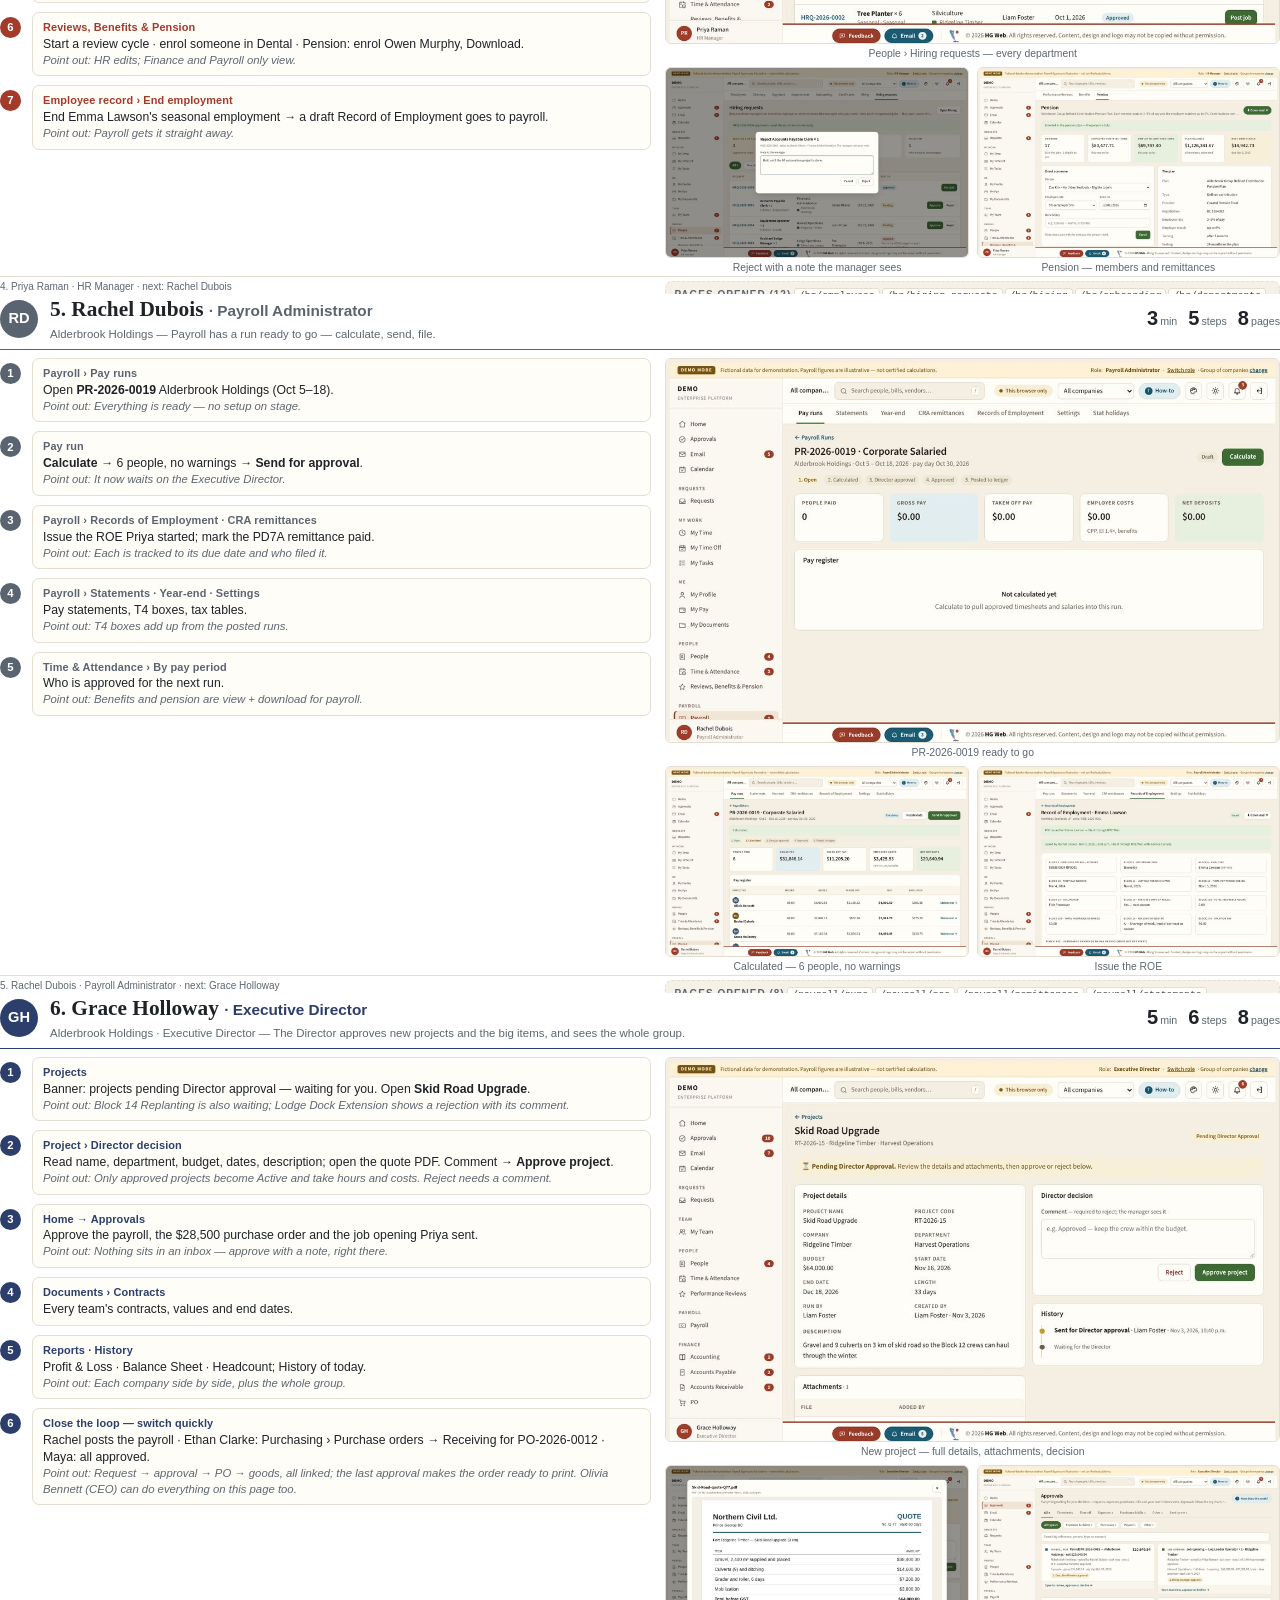
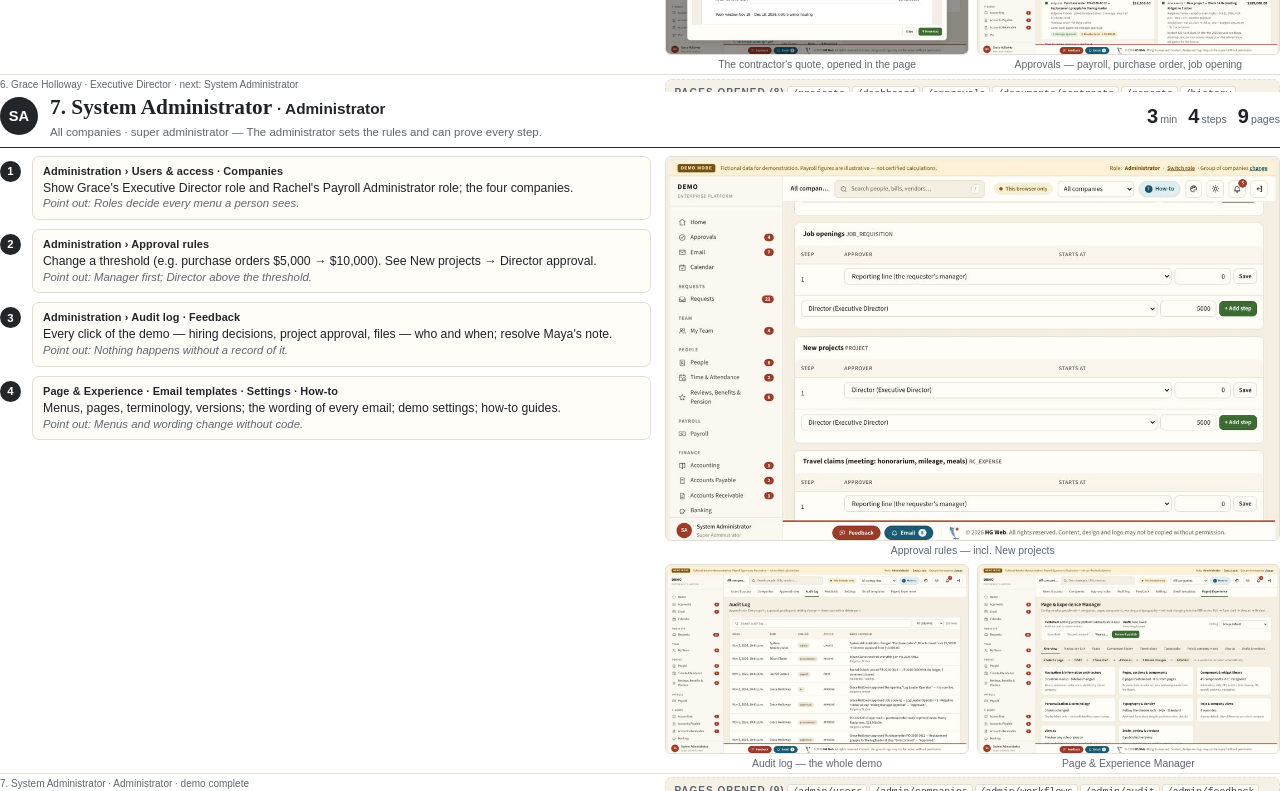
<file: demo-platform/docs/src/user-by-user/user-by-user.html>
<!doctype html>
<html lang="en">
<head>
<meta charset="utf-8">
<title>Demo, user by user</title>
<link rel="stylesheet" href="../base.css">
<style>
  .page{height:7.28in;position:relative;overflow:hidden}
  .p1{--pc:var(--teal)}.p2{--pc:var(--green)}.p3{--pc:var(--ochre)}.p4{--pc:var(--red)}.p5{--pc:var(--slate)}.p6{--pc:var(--navy)}.p7{--pc:var(--black)}
  .av{display:inline-grid;place-items:center;border-radius:50%;color:#fff;font-weight:700;background:var(--pc)}
  /* cover */
  .top{display:flex;justify-content:space-between;align-items:flex-start;gap:24px}
  .top .brand{font-size:8.5pt;letter-spacing:.18em;font-weight:700;color:var(--muted);text-transform:uppercase;margin-bottom:4px}
  .top h1{font-size:23pt}
  .top h1 em{font-style:normal;color:var(--red)}
  .top .lead{margin:4px 0 3px;max-width:6.2in;font-size:10pt}
  .first{font-size:9pt;margin:0;max-width:6.4in}
  .how{border:1px solid var(--line);border-radius:8px;background:var(--card);padding:8px 12px;font-size:8.6pt;line-height:1.55;width:3.1in;flex:none}
  .rule{border-top:2px solid var(--rule);margin:6px 0 8px}
  .people{display:grid;grid-template-columns:repeat(7,1fr);gap:16px;margin-bottom:6px}
  .pc{position:relative;border:1px solid var(--line);border-top:3px solid var(--pc);border-radius:7px;background:var(--card);padding:5px 8px 4px}
  .pc:not(:last-child)::after{content:"→";position:absolute;right:-13px;top:28px;color:var(--muted);font-size:9pt}
  .pc .av{width:22px;height:22px;font-size:7pt;margin-bottom:2px}
  .pc b{display:block;font-size:8.6pt;line-height:1.2;white-space:nowrap;overflow:hidden;text-overflow:clip}
  .pc small{display:block;font-size:7.3pt;color:var(--muted);line-height:1.25}
  .pc .m{font-size:7.3pt;color:var(--muted);margin-top:2px}
  .pc .m strong{color:var(--pc);font-size:9pt}
  h3.cov{font-family:"Liberation Sans",Arial,sans-serif;font-size:10pt;color:var(--teal);margin:2px 0 4px}
  h3.cov span{font-weight:400;color:var(--muted);font-size:8.5pt}
  table.cov{font-size:8pt;margin:0 0 6px;border:1px solid var(--line);border-radius:7px;overflow:hidden;border-collapse:separate;border-spacing:0;background:var(--card)}
  table.cov th{padding:2px 6px;text-align:center;font-size:7pt;letter-spacing:.04em}
  table.cov th:first-child{text-align:left;width:2.2in}
  table.cov th .av{width:17px;height:17px;font-size:6pt;display:grid;margin:0 auto 1px}
  table.cov td{padding:0 6px;height:18px;line-height:1.15;vertical-align:middle;text-align:center;font-weight:600}
  table.cov td:first-child{text-align:left;font-weight:600}
  table.cov td .av{width:15px;height:15px;font-size:6.8pt;margin:0 auto;display:grid}
  .notes{display:grid;grid-template-columns:1fr 1fr;gap:12px}
  .notes .box{font-size:8.3pt;margin:0;padding:7px 10px;background:var(--sand)}
  /* person pages */
  .ph{display:grid;grid-template-columns:auto 1fr auto;gap:12px;align-items:center;border-bottom:1.5px solid var(--pc);padding-bottom:6px;margin-bottom:8px}
  .ph .av{width:38px;height:38px;font-size:11pt}
  .ph h2{border:0;padding:0;margin:0;font-size:16pt}
  .ph h2 span{color:var(--pc);font-family:"Liberation Sans",Arial,sans-serif;font-size:11.5pt;font-weight:700}
  .ph .sub{font-size:8.6pt;color:var(--muted);margin:1px 0 0}
  .ph .stats{font-size:8pt;color:var(--muted);white-space:nowrap}
  .ph .stats b{font-size:15pt;color:var(--ink);margin:0 2px 0 8px}
  .cols{display:grid;grid-template-columns:1.06fr 1fr;gap:14px}
  ol.steps{list-style:none;margin:0;padding:0;display:grid;gap:4px;align-content:start}
  ol.steps li{display:grid;grid-template-columns:24px 1fr;gap:8px;margin:0;align-items:start}
  ol.steps .n{background:var(--pc);width:21px;height:21px;font-size:8.5pt;margin-top:5px}
  .st{border:1px solid var(--line);border-radius:7px;background:var(--card);padding:4px 9px 4px}
  .st h4{margin:0;font-size:8.2pt;color:var(--pc);letter-spacing:.01em}
  .st p{margin:0;font-size:8.6pt;line-height:1.38}
  .st p.po{font-style:italic;color:var(--muted);font-size:8pt}
  .roomy ol.steps{gap:9px} .roomy .st{padding:7px 10px 7px} .roomy .st p{font-size:9.2pt} .roomy .st p.po{font-size:8.5pt}
  .side figure{margin:0}
  .side .shot{margin:0 0 2px;width:100%}
  .side .cap{margin:0 0 6px;text-align:center;font-size:7.8pt}
  .two{display:grid;grid-template-columns:1fr 1fr;gap:8px}
  .pages{border:1px dashed var(--line);border-radius:7px;background:var(--sand);padding:6px 8px;font-size:7pt;line-height:1.25}
  .pages .tag{background:none;padding:0;margin-bottom:3px}
  .pages code{display:inline-block;font:7.3pt "Liberation Mono",monospace;background:var(--card);border:1px solid var(--line);border-radius:3px;padding:1px 4px;margin:0 2px 3px 0;color:#3a3f45}
  .dense .pages{padding:4px 6px} .dense .pages code{font-size:6.7pt;padding:0 3px;margin:0 1px 2px 0;line-height:1.35}
  .nextl{position:absolute;bottom:0;left:0;right:0;font-size:7.5pt;color:var(--muted);border-top:1px solid var(--line);padding-top:3px}
</style>
</head>
<body>

<!-- ============ cover ============ -->
<section class="page">
  <div class="top">
    <div>
      <div class="brand">DEMO Enterprise Platform · Alderbrook Group</div>
      <h1>Demo — <em>user by user</em></h1>
      <p class="lead">Seven sign-ins, in the order of the sign-in list. Together they open <b>79 pages</b> and touch every department. About 35 minutes.</p>
      <p class="first">On the first page choose <b>Group of companies</b> (or <b>One company</b>; the same people and steps work there too, without company switching).</p>
    </div>
    <div class="how">
      <b>Sign in:</b> pick the name in “Who are you?” → <b>OK</b> (no password). People who work across companies then pick <b>The whole group</b>.<br>
      <b>Change person:</b> Switch role, top right.<br>
      <b>Search anywhere:</b> press <b>/</b>
    </div>
  </div>
  <div class="rule"></div>

  <div class="people">
    <div class="pc p1"><span class="av">MC</span><b>Maya Collins</b><small>Employee</small><div class="m"><strong>6</strong> min · <strong>19</strong> pages · p. 2</div></div>
    <div class="pc p2"><span class="av">LF</span><b>Liam Foster</b><small>Manager</small><div class="m"><strong>6</strong> min · <strong>9</strong> pages · p. 3</div></div>
    <div class="pc p3"><span class="av">DO</span><b>Daniel Okafor</b><small>Finance Manager</small><div class="m"><strong>6</strong> min · <strong>26</strong> pages · p. 4</div></div>
    <div class="pc p4"><span class="av">PR</span><b>Priya Raman</b><small>HR Manager</small><div class="m"><strong>6</strong> min · <strong>12</strong> pages · p. 5</div></div>
    <div class="pc p5"><span class="av">RD</span><b>Rachel Dubois</b><small>Payroll Administrator</small><div class="m"><strong>3</strong> min · <strong>8</strong> pages · p. 6</div></div>
    <div class="pc p6"><span class="av">GH</span><b>Grace Holloway</b><small>Executive Director</small><div class="m"><strong>5</strong> min · <strong>8</strong> pages · p. 7</div></div>
    <div class="pc p7"><span class="av">SA</span><b style="font-size:7.6pt;letter-spacing:-.01em">System Administrator</b><small>Administrator</small><div class="m"><strong>3</strong> min · <strong>9</strong> pages · p. 8</div></div>
  </div>

  <h3 class="cov">Who covers which department <span>— number = pages that person opens there</span></h3>
  <table class="cov">
    <thead><tr><th></th>
      <th class="p1"><span class="av">MC</span>Maya</th><th class="p2"><span class="av">LF</span>Liam</th><th class="p3"><span class="av">DO</span>Daniel</th><th class="p4"><span class="av">PR</span>Priya</th>
      <th class="p5"><span class="av">RD</span>Rachel</th><th class="p6"><span class="av">GH</span>Grace</th><th class="p7"><span class="av">SA</span>Admin</th></tr></thead>
    <tbody>
      <tr><td>Self-service, calendar &amp; directory</td><td class="p1"><span class="av">15</span></td><td></td><td></td><td></td><td></td><td></td><td></td></tr>
      <tr><td>Requests</td><td class="p1"><span class="av">4</span></td><td></td><td class="p3"><span class="av">1</span></td><td></td><td></td><td></td><td></td></tr>
      <tr><td>Approvals</td><td></td><td class="p2"><span class="av">1</span></td><td class="p3"><span class="av">1</span></td><td></td><td></td><td class="p6"><span class="av">1</span></td><td></td></tr>
      <tr><td>My Team</td><td></td><td class="p2"><span class="av">2</span></td><td></td><td></td><td></td><td></td><td></td></tr>
      <tr><td>People &amp; HR</td><td></td><td></td><td></td><td class="p4"><span class="av">6</span></td><td></td><td></td><td></td></tr>
      <tr><td>Time &amp; Attendance</td><td></td><td class="p2"><span class="av">2</span></td><td></td><td class="p4"><span class="av">3</span></td><td class="p5"><span class="av">1</span></td><td></td><td></td></tr>
      <tr><td>Reviews, Benefits &amp; Pension</td><td></td><td class="p2"><span class="av">1</span></td><td class="p3"><span class="av">1</span></td><td class="p4"><span class="av">3</span></td><td class="p5"><span class="av">1</span></td><td></td><td></td></tr>
      <tr><td>Payroll</td><td></td><td></td><td></td><td></td><td class="p5"><span class="av">6</span></td><td></td><td></td></tr>
      <tr><td>Accounts Payable</td><td></td><td></td><td class="p3"><span class="av">6</span></td><td></td><td></td><td></td><td></td></tr>
      <tr><td>Receivable &amp; Banking</td><td></td><td></td><td class="p3"><span class="av">2</span></td><td></td><td></td><td></td><td></td></tr>
      <tr><td>Accounting</td><td></td><td></td><td class="p3"><span class="av">8</span></td><td></td><td></td><td></td><td></td></tr>
      <tr><td>Purchasing</td><td></td><td></td><td class="p3"><span class="av">1</span></td><td></td><td></td><td class="p6"><span class="av">2</span></td><td></td></tr>
      <tr><td>Sales, Stock &amp; Projects</td><td></td><td class="p2"><span class="av">2</span></td><td class="p3"><span class="av">4</span></td><td></td><td></td><td class="p6"><span class="av">1</span></td><td></td></tr>
      <tr><td>Documents &amp; Contracts</td><td></td><td class="p2"><span class="av">1</span></td><td class="p3"><span class="av">1</span></td><td></td><td></td><td class="p6"><span class="av">1</span></td><td></td></tr>
      <tr><td>Reports &amp; History</td><td></td><td></td><td class="p3"><span class="av">1</span></td><td></td><td></td><td class="p6"><span class="av">2</span></td><td></td></tr>
      <tr><td>Administration</td><td></td><td></td><td></td><td></td><td></td><td></td><td class="p7"><span class="av">9</span></td></tr>
    </tbody>
  </table>

  <div class="notes">
    <div class="box"><b>Close the loop</b> is on Grace's page: Rachel posts the payroll, Grace's approval makes Maya's purchase order PO-2026-0012 ready to print, Ethan Clarke (General Manager, Ridgeline Timber) receives the goods, and Maya sees it all approved — so the Purchasing count there covers more than one person.</div>
    <div class="box"><b>Before you start:</b> open the demo fresh (a new private window), so every request, approval and pay run starts from the same place. Each page below lists the exact pages that person opens.</div>
  </div>
</section>

<!-- ============ 1. Maya ============ -->
<section class="page p1">
  <header class="ph"><span class="av">MC</span>
    <div><h2>1. Maya Collins <span>· Employee</span></h2><p class="sub">Ridgeline Timber · Equipment Operator — Everything an employee does for themselves — time, time off, requests, profile, documents.</p></div>
    <div class="stats"><b>6</b>min <b>9</b>steps <b>19</b>pages</div></header>
  <div class="cols">
    <ol class="steps">
      <li><span class="n">1</span><div class="st"><h4>Home</h4><p>Read “My summary”: hours this period, vacation left, latest pay, open requests.</p><p class="po">Point out: Every role lands on a home page built for them.</p></div></li>
      <li><span class="n">2</span><div class="st"><h4>My Time</h4><p>Type 8 h Mon–Fri. On one day type 6 regular + <b>3 Banked OT</b> → red error. Change to 2 → <b>Send for approval</b>.</p><p class="po">Point out: “10.00 h left” beside Banked OT; regular + banked never over 8.</p></div></li>
      <li><span class="n">3</span><div class="st"><h4>My Time Off · Calendar</h4><p>See the Banked OT card. Request 2 days vacation (the hours fill in: 14 h). Open the Calendar tab, then <b>Calendar</b> in the menu (Month · Week · Day).</p><p class="po">Point out: Banked hours are used on the timesheet, not requested.</p></div></li>
      <li><span class="n">4</span><div class="st"><h4>Requests</h4><p>New Purchase Order <b>$28,500</b> grapple · New Expense Claim <b>$640</b> boots with the receipt · New Travel Request.</p><p class="po">Point out: Each one says who it is with now — she never picks the approver.</p></div></li>
      <li><span class="n">5</span><div class="st"><h4>My Tasks</h4><p>Move a task along: press 75% on the safety walk.</p><p class="po">Point out: Managers see the change on their board.</p></div></li>
      <li><span class="n">6</span><div class="st"><h4>My Profile — 5 tabs</h4><p>Overview · Employment · <b>Pension &amp; Benefits</b> (own pension) · Reviews · Certificates (<b>add one</b> with a PDF).</p><p class="po">Point out: Time off lives in My Time Off; documents in My Documents.</p></div></li>
      <li><span class="n">7</span><div class="st"><h4>My Pay · My Documents</h4><p>Open the <b>T4 2025</b> → Preview → <b>Download PDF</b>. Same for a pay statement and the Employee Handbook.</p><p class="po">Point out: Every document previews on screen and downloads as a PDF.</p></div></li>
      <li><span class="n">8</span><div class="st"><h4>People › Directory · Org chart</h4><p>Find Liam; press <b>/</b> anywhere to search.</p><p class="po">Point out: Search only shows what this role may open.</p></div></li>
      <li><span class="n">9</span><div class="st"><h4>Palette button · Feedback</h4><p>Choose a look → Coastal → Dark → Done. Leave a Feedback note.</p><p class="po">Point out: The look is saved on this device only.</p></div></li>
    </ol>
    <div class="side">
      <figure><img class="shot" src="1a-maya-t4.jpg" alt=""><figcaption class="cap">My Documents — T4 2025 preview, then Download PDF</figcaption></figure>
      <div class="two">
        <figure><img class="shot" src="1b-maya-time.jpg" alt=""><figcaption class="cap">My Time — the 8-hour banked rule</figcaption></figure>
        <figure><img class="shot" src="1c-maya-profile.jpg" alt=""><figcaption class="cap">My Profile — five tabs</figcaption></figure>
      </div>
      <div class="pages"><div class="tag">Pages opened (19)</div>
        <code>/dashboard</code><code>/me/time</code><code>/me/time-off</code><code>/me/profile/events</code><code>/calendar/month</code><code>/requests</code><code>/requests/new/po</code><code>/requests/new/expense</code><code>/requests/new/travel</code><code>/me/tasks</code><code>/me/profile</code><code>/me/profile/employment</code><code>/me/profile/benefits</code><code>/me/reviews</code><code>/me/certifications</code><code>/me/pay</code><code>/me/documents</code><code>/people/directory</code><code>/people/org-chart</code></div>
    </div>
  </div>
  <div class="nextl">1. Maya Collins · Employee · next: Liam Foster</div>
</section>

<!-- ============ 2. Liam ============ -->
<section class="page p2 roomy">
  <header class="ph"><span class="av">LF</span>
    <div><h2>2. Liam Foster <span>· Manager</span></h2><p class="sub">Ridgeline Timber · Field Supervisor · Maya's manager — A manager approves the team's work, asks HR for hires and proposes projects.</p></div>
    <div class="stats"><b>6</b>min <b>8</b>steps <b>9</b>pages</div></header>
  <div class="cols">
    <ol class="steps">
      <li><span class="n">1</span><div class="st"><h4>Home → Approvals</h4><p>Open “Waiting on you” → Approvals with category chips.</p><p class="po">Point out: Only his team's items appear.</p></div></li>
      <li><span class="n">2</span><div class="st"><h4>Approvals › Maya's timesheet</h4><p>View full timesheet (banked hours shown) → <b>Approve</b>.</p><p class="po">Point out: Approved hours flow to payroll.</p></div></li>
      <li><span class="n">3</span><div class="st"><h4>Approvals</h4><p>Approve the time off, the $640 expense claim, the $28,500 purchase order and the travel request.</p><p class="po">Point out: Over $5,000 goes on to the Director automatically.</p></div></li>
      <li><span class="n">4</span><div class="st"><h4>My Team › Team · Time off</h4><p>New task for Maya on the board; check the team's time off.</p></div></li>
      <li><span class="n">5</span><div class="st"><h4>My Team › Create New Hiring</h4><p>Log Truck Driver × 2, $33–37/h, Prince George → <b>Send to HR Manager</b>.</p><p class="po">Point out: Same fields as HR's form; the list shows only his departments' requests and their status.</p></div></li>
      <li><span class="n">6</span><div class="st"><h4>Projects › + New project</h4><p>Skid Road Upgrade · Harvest Operations · $64,000 · Nov 16 – Dec 18 · description · attach the quote PDF → <b>Send for Director approval</b>.</p><p class="po">Point out: Starts as <b>Pending Director Approval</b> — not open for time or costs yet.</p></div></li>
      <li><span class="n">7</span><div class="st"><h4>Performance Reviews</h4><p>Finish Maya's manager review with a rating → Complete review.</p></div></li>
      <li><span class="n">8</span><div class="st"><h4>Documents › Contracts</h4><p>Upload a grapple service contract → open it.</p><p class="po">Point out: Who uploaded what, and when, is kept.</p></div></li>
    </ol>
    <div class="side">
      <figure><img class="shot" src="2a-liam-hiring.jpg" alt=""><figcaption class="cap">My Team › Create New Hiring — sent to the HR Manager</figcaption></figure>
      <div class="two">
        <figure><img class="shot" src="2b-liam-project.jpg" alt=""><figcaption class="cap">New project with the contractor's quote</figcaption></figure>
        <figure><img class="shot" src="2c-liam-approvals.jpg" alt=""><figcaption class="cap">Approvals — grouped by kind</figcaption></figure>
      </div>
      <div class="pages"><div class="tag">Pages opened (9)</div>
        <code>/approvals</code><code>/hr/timesheets</code><code>/team</code><code>/hr/leave</code><code>/team/hiring</code><code>/projects</code><code>/projects/new</code><code>/hr/reviews</code><code>/documents/contracts</code></div>
    </div>
  </div>
  <div class="nextl">2. Liam Foster · Manager · next: Daniel Okafor</div>
</section>

<!-- ============ 3. Daniel ============ -->
<section class="page p3 dense">
  <header class="ph"><span class="av">DO</span>
    <div><h2>3. Daniel Okafor <span>· Finance Manager</span></h2><p class="sub">Alderbrook Holdings · approves only the finance team — Finance pays, collects, reconciles and closes the books.</p></div>
    <div class="stats"><b>6</b>min <b>9</b>steps <b>26</b>pages</div></header>
  <div class="cols">
    <ol class="steps">
      <li><span class="n">1</span><div class="st"><h4>Approvals</h4><p>Only his finance team's items are here; open bill <b>INV-10245</b> → Approve.</p><p class="po">Point out: Maya's requests are not routed to Finance.</p></div></li>
      <li><span class="n">2</span><div class="st"><h4>Requests › Finance queue · AP › Employee claims</h4><p>Open Maya's $640 claim EC-2026-0020 → <b>Record as paid</b>.</p><p class="po">Point out: A claim goes from approved to paid in one step.</p></div></li>
      <li><span class="n">3</span><div class="st"><h4>AP › Bills › New bill</h4><p>Bill 20441 · $6,400 · drop the invoice PDF + delivery photo → Send for approval. Open the PDF on the bill → Download.</p><p class="po">Point out: One or more PDFs or images per bill.</p></div></li>
      <li><span class="n">4</span><div class="st"><h4>AP › Batch entry · Payment batch</h4><p>Two bills, each with its own files → Save. Pay approved bills in one EFT run.</p><p class="po">Point out: Each bill keeps its own files.</p></div></li>
      <li><span class="n">5</span><div class="st"><h4>Purchasing › Matching</h4><p>Run the 3-way match (PO · receipt · bill).</p><p class="po">Point out: Differences are flagged before anything is paid.</p></div></li>
      <li><span class="n">6</span><div class="st"><h4>AR › Invoices · Banking</h4><p>New invoice → deposit batch. Load sample statement → Auto-match.</p><p class="po">Point out: Matched lines clear themselves.</p></div></li>
      <li><span class="n">7</span><div class="st"><h4>Accounting — 8 tabs</h4><p>Overview · Journal entries · Recurring · Month-end · Fixed assets · Budgets · Chart of accounts · Inter-company.</p><p class="po">Point out: A closed month can't be back-dated into.</p></div></li>
      <li><span class="n">8</span><div class="st"><h4>Sales &amp; Stock · Projects</h4><p>Sales orders · Shipments · Stock · Items; projects budget vs spent.</p></div></li>
      <li><span class="n">9</span><div class="st"><h4>Documents · Benefits &amp; Pension · Reports</h4><p>All files; benefits &amp; pension view + Download only; Trial balance.</p></div></li>
    </ol>
    <div class="side">
      <figure><img class="shot" src="3a-daniel-newbill.jpg" alt=""><figcaption class="cap">New bill — invoice PDF + delivery photo attached</figcaption></figure>
      <div class="two">
        <figure><img class="shot" src="3b-daniel-batch.jpg" alt=""><figcaption class="cap">Batch entry — files on each bill</figcaption></figure>
        <figure><img class="shot" src="3c-daniel-pdf.jpg" alt=""><figcaption class="cap">Open the attachment in the page</figcaption></figure>
      </div>
      <div class="pages"><div class="tag">Pages opened (26)</div>
        <code>/approvals</code><code>/requests/finance</code><code>/finance/expenses</code><code>/finance</code><code>/finance/ap</code><code>/finance/ap/vendors</code><code>/finance/ap/attachments</code><code>/finance/ap/batch</code><code>/finance/ap/pay</code><code>/procurement/match</code><code>/finance/ar</code><code>/finance/banking</code><code>/finance/journals</code><code>/finance/recurring</code><code>/finance/periods</code><code>/finance/assets</code><code>/finance/budgets</code><code>/finance/accounts</code><code>/finance/interco</code><code>/sales/orders</code><code>/sales/shipments</code><code>/inventory/stock</code><code>/inventory/items</code><code>/documents</code><code>/hr/benefits</code><code>/reports</code></div>
    </div>
  </div>
  <div class="nextl">3. Daniel Okafor · Finance Manager · next: Priya Raman</div>
</section>

<!-- ============ 4. Priya ============ -->
<section class="page p4 roomy">
  <header class="ph"><span class="av">PR</span>
    <div><h2>4. Priya Raman <span>· HR Manager</span></h2><p class="sub">Alderbrook Holdings · all companies — HR keeps people records up to date and decides every hiring request.</p></div>
    <div class="stats"><b>6</b>min <b>7</b>steps <b>12</b>pages</div></header>
  <div class="cols">
    <ol class="steps">
      <li><span class="n">1</span><div class="st"><h4>People › Employees</h4><p>Search → open Maya's record and its tabs.</p><p class="po">Point out: Every change to a record is kept in its history.</p></div></li>
      <li><span class="n">2</span><div class="st"><h4>People › Hiring requests</h4><p>Approve Liam's Log Truck Driver · Reject the AP Clerk with a note · Post job for the Tree Planters.</p><p class="po">Point out: Pending · Approved · Rejected · Posted; a posted job opens under Hiring.</p></div></li>
      <li><span class="n">3</span><div class="st"><h4>People › Onboarding · Hiring · Departments</h4><p>Add an employee → tick the checklist. New opening with Grace as hiring manager → it goes to her for approval.</p></div></li>
      <li><span class="n">4</span><div class="st"><h4>People › Certificates</h4><p>Send a renewal reminder for an expired or expiring ticket.</p><p class="po">Point out: The reminder is written into the history.</p></div></li>
      <li><span class="n">5</span><div class="st"><h4>Time &amp; Attendance › Timesheets · By pay period · Time off</h4><p>Check who hasn't sent; see balances incl. banked overtime.</p></div></li>
      <li><span class="n">6</span><div class="st"><h4>Reviews, Benefits &amp; Pension</h4><p>Start a review cycle · enrol someone in Dental · Pension: enrol Owen Murphy, Download.</p><p class="po">Point out: HR edits; Finance and Payroll only view.</p></div></li>
      <li><span class="n">7</span><div class="st"><h4>Employee record › End employment</h4><p>End Emma Lawson's seasonal employment → a draft Record of Employment goes to payroll.</p><p class="po">Point out: Payroll gets it straight away.</p></div></li>
    </ol>
    <div class="side">
      <figure><img class="shot" src="4a-priya-hiring.jpg" alt=""><figcaption class="cap">People › Hiring requests — every department</figcaption></figure>
      <div class="two">
        <figure><img class="shot" src="4b-priya-reject.jpg" alt=""><figcaption class="cap">Reject with a note the manager sees</figcaption></figure>
        <figure><img class="shot" src="4c-priya-pension.jpg" alt=""><figcaption class="cap">Pension — members and remittances</figcaption></figure>
      </div>
      <div class="pages"><div class="tag">Pages opened (12)</div>
        <code>/hr/employees</code><code>/hr/hiring-requests</code><code>/hr/hiring</code><code>/hr/onboarding</code><code>/hr/departments</code><code>/hr/certifications</code><code>/hr/timesheets</code><code>/payroll/timesheet-status</code><code>/hr/leave</code><code>/hr/reviews</code><code>/hr/benefits</code><code>/hr/pension</code></div>
    </div>
  </div>
  <div class="nextl">4. Priya Raman · HR Manager · next: Rachel Dubois</div>
</section>

<!-- ============ 5. Rachel ============ -->
<section class="page p5 roomy">
  <header class="ph"><span class="av">RD</span>
    <div><h2>5. Rachel Dubois <span>· Payroll Administrator</span></h2><p class="sub">Alderbrook Holdings — Payroll has a run ready to go — calculate, send, file.</p></div>
    <div class="stats"><b>3</b>min <b>5</b>steps <b>8</b>pages</div></header>
  <div class="cols">
    <ol class="steps">
      <li><span class="n">1</span><div class="st"><h4>Payroll › Pay runs</h4><p>Open <b>PR-2026-0019</b> Alderbrook Holdings (Oct 5–18).</p><p class="po">Point out: Everything is ready — no setup on stage.</p></div></li>
      <li><span class="n">2</span><div class="st"><h4>Pay run</h4><p><b>Calculate</b> → 6 people, no warnings → <b>Send for approval</b>.</p><p class="po">Point out: It now waits on the Executive Director.</p></div></li>
      <li><span class="n">3</span><div class="st"><h4>Payroll › Records of Employment · CRA remittances</h4><p>Issue the ROE Priya started; mark the PD7A remittance paid.</p><p class="po">Point out: Each is tracked to its due date and who filed it.</p></div></li>
      <li><span class="n">4</span><div class="st"><h4>Payroll › Statements · Year-end · Settings</h4><p>Pay statements, T4 boxes, tax tables.</p><p class="po">Point out: T4 boxes add up from the posted runs.</p></div></li>
      <li><span class="n">5</span><div class="st"><h4>Time &amp; Attendance › By pay period</h4><p>Who is approved for the next run.</p><p class="po">Point out: Benefits and pension are view + download for payroll.</p></div></li>
    </ol>
    <div class="side">
      <figure><img class="shot" src="5a-rachel-draft.jpg" alt=""><figcaption class="cap">PR-2026-0019 ready to go</figcaption></figure>
      <div class="two">
        <figure><img class="shot" src="5b-rachel-calc.jpg" alt=""><figcaption class="cap">Calculated — 6 people, no warnings</figcaption></figure>
        <figure><img class="shot" src="5c-rachel-roe.jpg" alt=""><figcaption class="cap">Issue the ROE</figcaption></figure>
      </div>
      <div class="pages"><div class="tag">Pages opened (8)</div>
        <code>/payroll/runs</code><code>/payroll/roe</code><code>/payroll/remittances</code><code>/payroll/statements</code><code>/payroll/yearend</code><code>/payroll/settings</code><code>/payroll/timesheet-status</code><code>/hr/pension</code></div>
    </div>
  </div>
  <div class="nextl">5. Rachel Dubois · Payroll Administrator · next: Grace Holloway</div>
</section>

<!-- ============ 6. Grace ============ -->
<section class="page p6 roomy">
  <header class="ph"><span class="av">GH</span>
    <div><h2>6. Grace Holloway <span>· Executive Director</span></h2><p class="sub">Alderbrook Holdings · Executive Director — The Director approves new projects and the big items, and sees the whole group.</p></div>
    <div class="stats"><b>5</b>min <b>6</b>steps <b>8</b>pages</div></header>
  <div class="cols">
    <ol class="steps">
      <li><span class="n">1</span><div class="st"><h4>Projects</h4><p>Banner: projects pending Director approval — waiting for you. Open <b>Skid Road Upgrade</b>.</p><p class="po">Point out: Block 14 Replanting is also waiting; Lodge Dock Extension shows a rejection with its comment.</p></div></li>
      <li><span class="n">2</span><div class="st"><h4>Project › Director decision</h4><p>Read name, department, budget, dates, description; open the quote PDF. Comment → <b>Approve project</b>.</p><p class="po">Point out: Only approved projects become Active and take hours and costs. Reject needs a comment.</p></div></li>
      <li><span class="n">3</span><div class="st"><h4>Home → Approvals</h4><p>Approve the payroll, the $28,500 purchase order and the job opening Priya sent.</p><p class="po">Point out: Nothing sits in an inbox — approve with a note, right there.</p></div></li>
      <li><span class="n">4</span><div class="st"><h4>Documents › Contracts</h4><p>Every team's contracts, values and end dates.</p></div></li>
      <li><span class="n">5</span><div class="st"><h4>Reports · History</h4><p>Profit &amp; Loss · Balance Sheet · Headcount; History of today.</p><p class="po">Point out: Each company side by side, plus the whole group.</p></div></li>
      <li><span class="n">6</span><div class="st"><h4>Close the loop — switch quickly</h4><p>Rachel posts the payroll · Ethan Clarke: Purchasing › Purchase orders → Receiving for PO-2026-0012 · Maya: all approved.</p><p class="po">Point out: Request → approval → PO → goods, all linked; the last approval makes the order ready to print. Olivia Bennett (CEO) can do everything on this page too.</p></div></li>
    </ol>
    <div class="side">
      <figure><img class="shot" src="6a-grace-project.jpg" alt=""><figcaption class="cap">New project — full details, attachments, decision</figcaption></figure>
      <div class="two">
        <figure><img class="shot" src="6b-grace-quote.jpg" alt=""><figcaption class="cap">The contractor's quote, opened in the page</figcaption></figure>
        <figure><img class="shot" src="6c-grace-approvals.jpg" alt=""><figcaption class="cap">Approvals — payroll, purchase order, job opening</figcaption></figure>
      </div>
      <div class="pages"><div class="tag">Pages opened (8)</div>
        <code>/projects</code><code>/dashboard</code><code>/approvals</code><code>/documents/contracts</code><code>/reports</code><code>/history</code><code>/procurement/pos</code><code>/procurement/receiving</code></div>
    </div>
  </div>
  <div class="nextl">6. Grace Holloway · Executive Director · next: System Administrator</div>
</section>

<!-- ============ 7. Admin ============ -->
<section class="page p7 roomy">
  <header class="ph"><span class="av">SA</span>
    <div><h2>7. System Administrator <span>· Administrator</span></h2><p class="sub">All companies · super administrator — The administrator sets the rules and can prove every step.</p></div>
    <div class="stats"><b>3</b>min <b>4</b>steps <b>9</b>pages</div></header>
  <div class="cols">
    <ol class="steps">
      <li><span class="n">1</span><div class="st"><h4>Administration › Users &amp; access · Companies</h4><p>Show Grace's Executive Director role and Rachel's Payroll Administrator role; the four companies.</p><p class="po">Point out: Roles decide every menu a person sees.</p></div></li>
      <li><span class="n">2</span><div class="st"><h4>Administration › Approval rules</h4><p>Change a threshold (e.g. purchase orders $5,000 → $10,000). See New projects → Director approval.</p><p class="po">Point out: Manager first; Director above the threshold.</p></div></li>
      <li><span class="n">3</span><div class="st"><h4>Administration › Audit log · Feedback</h4><p>Every click of the demo — hiring decisions, project approval, files — who and when; resolve Maya's note.</p><p class="po">Point out: Nothing happens without a record of it.</p></div></li>
      <li><span class="n">4</span><div class="st"><h4>Page &amp; Experience · Email templates · Settings · How-to</h4><p>Menus, pages, terminology, versions; the wording of every email; demo settings; how-to guides.</p><p class="po">Point out: Menus and wording change without code.</p></div></li>
    </ol>
    <div class="side">
      <figure><img class="shot" src="7a-admin-rules.jpg" alt=""><figcaption class="cap">Approval rules — incl. New projects</figcaption></figure>
      <div class="two">
        <figure><img class="shot" src="7b-admin-audit.jpg" alt=""><figcaption class="cap">Audit log — the whole demo</figcaption></figure>
        <figure><img class="shot" src="7c-admin-experience.jpg" alt=""><figcaption class="cap">Page &amp; Experience Manager</figcaption></figure>
      </div>
      <div class="pages"><div class="tag">Pages opened (9)</div>
        <code>/admin/users</code><code>/admin/companies</code><code>/admin/workflows</code><code>/admin/audit</code><code>/admin/feedback</code><code>/admin/experience</code><code>/admin/email-templates</code><code>/admin/settings</code><code>/help</code></div>
    </div>
  </div>
  <div class="nextl">7. System Administrator · Administrator · demo complete</div>
</section>

</body>
</html>
</file>
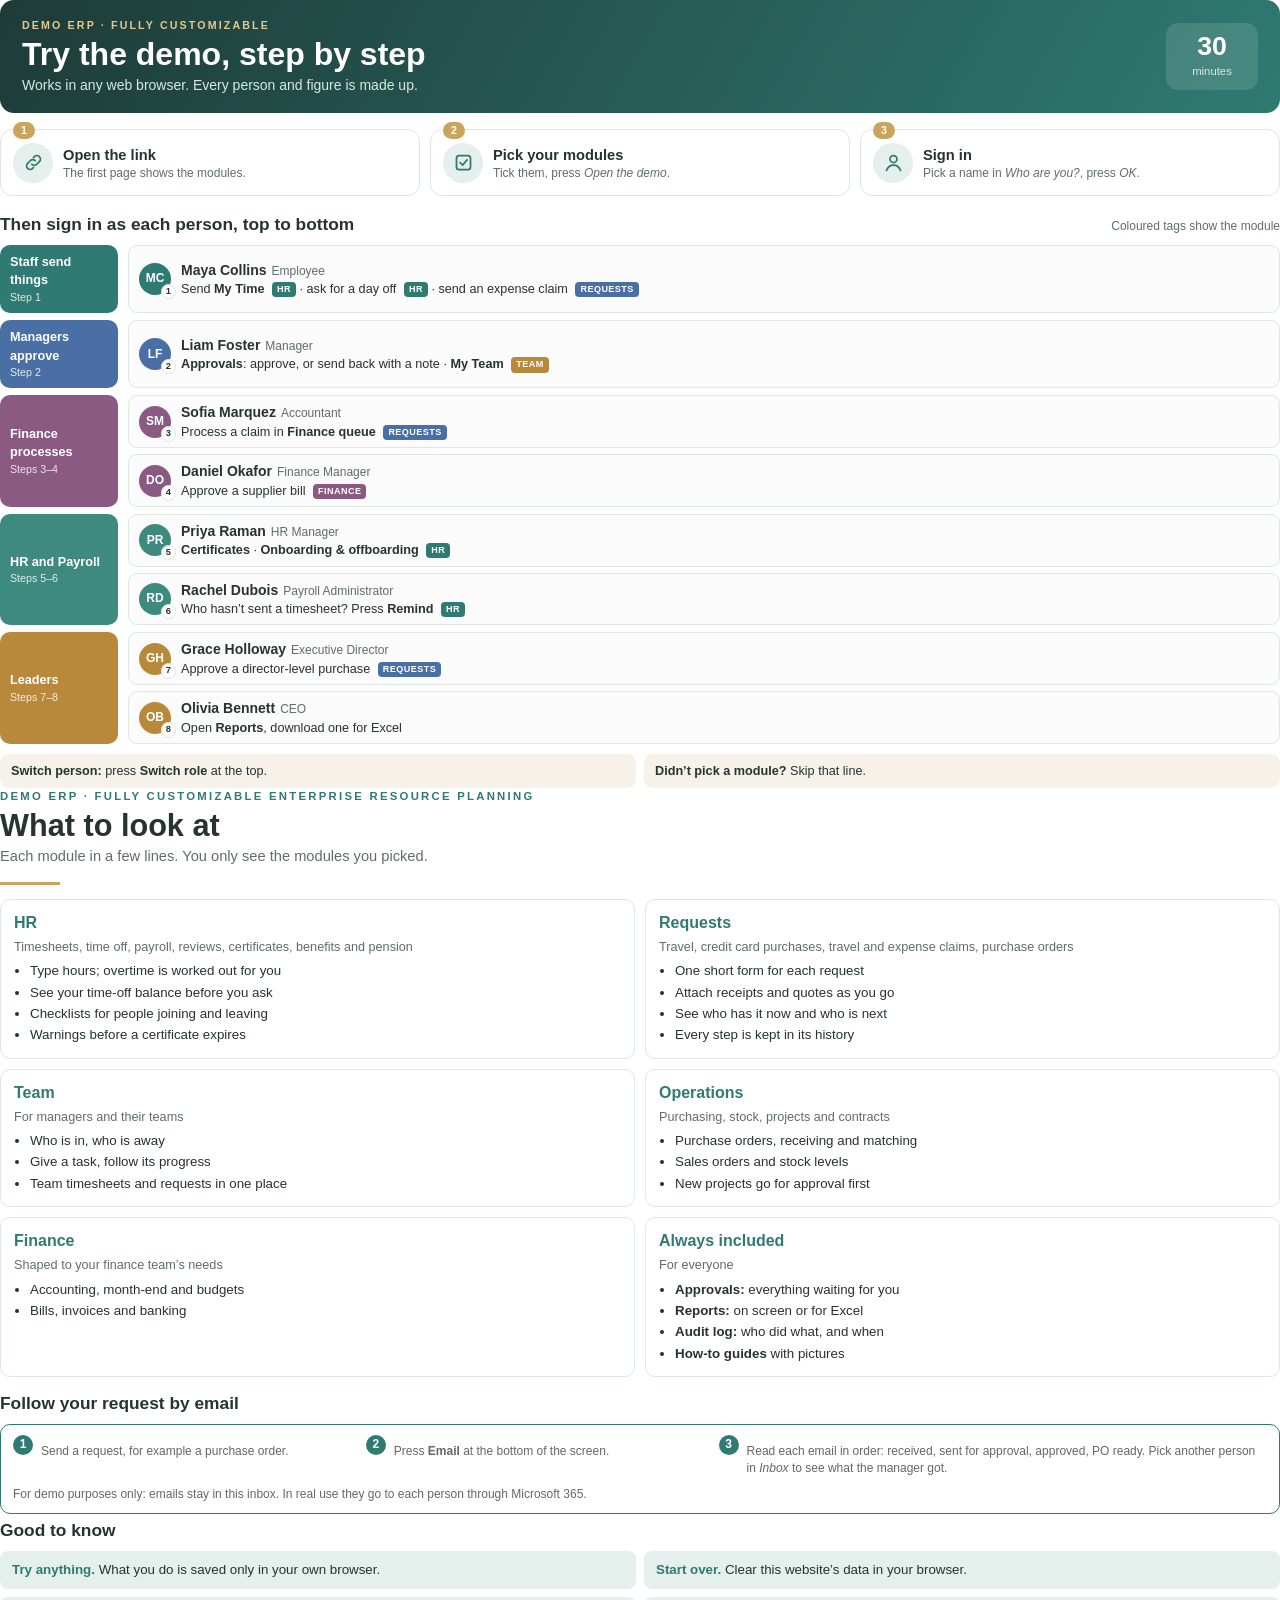
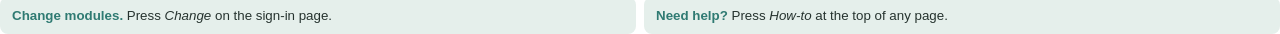
<file: demo-platform/docs/src/user-manual/user-manual.html>
<!doctype html><html><head><meta charset="utf-8"><title>DEMO ERP User Guide</title>
<style>
:root{--ink:#26332f;--muted:#5f6e6a;--teal:#2f7a72;--teal-soft:#e5efeb;--sand:#f6f2ea;--line:#dfe7e3;--gold:#c9a45c}
*{box-sizing:border-box}
html,body{margin:0;background:#fff;color:var(--ink);font:10.5pt/1.45 "Carlito","Calibri","Liberation Sans",Arial,sans-serif;-webkit-print-color-adjust:exact;print-color-adjust:exact}
.page{page-break-after:always;break-after:page}
.page:last-child{page-break-after:auto;break-after:auto}
.brand{font-size:8.5pt;letter-spacing:.2em;font-weight:700;color:var(--teal);margin:0 0 4px}
h1{font-size:23pt;line-height:1.1;margin:0 0 4px}
.sub{color:var(--muted);margin:0 0 14px;font-size:11pt}
.rule{width:60px;height:3px;background:var(--gold);margin:6px 0 14px}
h2{font-size:13pt;margin:0 0 8px}
/* three starting steps */
.start{display:flex;align-items:stretch;gap:8px;margin:0 0 16px}
.start .s{flex:1;background:var(--teal-soft);border-radius:10px;padding:10px 12px}
.start .s b{display:block;font-size:12pt;color:var(--teal);margin-bottom:2px}
.start .arr{align-self:center;color:var(--teal);font-size:18pt;font-weight:700}
/* the sign-in path: one column, top to bottom */
.path{position:relative;margin:0;padding:0;list-style:none}
.path:before{content:"";position:absolute;left:15px;top:14px;bottom:14px;width:2px;background:var(--line)}
.path li{position:relative;display:grid;grid-template-columns:32px 1fr;gap:12px;padding:5px 0}
.path .n{width:32px;height:32px;border-radius:50%;background:var(--teal);color:#fff;font-weight:700;display:grid;place-items:center;font-size:11.5pt;z-index:1}
.path .who{font-size:11.5pt;font-weight:700}
.path .who span{font-weight:400;color:var(--muted);font-size:10pt;margin-left:6px}
.path .do{font-size:10pt;color:var(--ink);margin-top:1px}
.tag{display:inline-block;font-size:7pt;font-weight:700;letter-spacing:.06em;text-transform:uppercase;border-radius:4px;padding:1px 6px;margin-left:5px;vertical-align:1px;background:var(--sand);color:var(--muted)}
.end{margin-top:8px;background:var(--sand);border-radius:8px;padding:8px 12px;font-size:10pt}
/* page 2 */
.mods{display:grid;grid-template-columns:1fr 1fr;gap:10px;margin-bottom:14px}
.m{border:1px solid var(--line);border-radius:10px;padding:11px 13px}
.m h3{margin:0 0 4px;font-size:12pt;color:var(--teal)}
.m p{margin:0 0 5px;font-size:9.5pt;color:var(--muted)}
.m ul{margin:0;padding-left:16px;font-size:10pt}
.m li{margin:2px 0}
.mailbox{border:1.5px solid var(--teal);border-radius:10px;padding:10px 12px;margin-bottom:4px}.mb-steps{display:grid;grid-template-columns:1fr 1fr 1.6fr;gap:10px;font-size:10pt}.mb-steps div{display:flex;gap:8px;align-items:flex-start}.mb-steps p{margin:0}.mb-steps span{flex:none;width:20px;height:20px;border-radius:50%;background:var(--teal);color:#fff;font-weight:700;font-size:9pt;display:flex;align-items:center;justify-content:center}.mailbox p{margin:8px 0 0;font-size:9pt;color:#666}
.tips{display:grid;grid-template-columns:1fr 1fr;gap:8px}
.tips div{background:var(--teal-soft);border-radius:8px;padding:9px 12px;font-size:10pt}
.tips b{color:var(--teal)}

/* page 1 */
.hero{background:linear-gradient(120deg,#1e3b37,#2f7a72);color:#fff;border-radius:14px;padding:18px 22px;display:flex;justify-content:space-between;align-items:center;margin-bottom:16px}
.hero .k{font-size:8pt;letter-spacing:.2em;font-weight:700;color:#e4c98f}
.hero h1{color:#fff;font-size:24pt;margin:4px 0 2px}
.hero p{margin:0;color:#d7e8e3;font-size:10.5pt}
.hero .clock{background:rgba(255,255,255,.12);border-radius:12px;padding:10px 14px;text-align:center;min-width:92px}
.hero .clock b{display:block;font-size:20pt;line-height:1}
.hero .clock span{font-size:8.5pt;color:#d7e8e3}
.steps{display:grid;grid-template-columns:1fr 1fr 1fr;gap:10px;margin-bottom:16px}
.step{border:1px solid var(--line);border-radius:12px;padding:13px 12px 12px;display:grid;grid-template-columns:40px 1fr;gap:10px;align-items:center;position:relative}
.step .ic{width:40px;height:40px;border-radius:50%;background:var(--teal-soft);display:grid;place-items:center}
.step .ic svg{width:21px;height:21px;stroke:#2f7a72;fill:none;stroke-width:2;stroke-linecap:round;stroke-linejoin:round}
.step b{display:block;font-size:11pt}
.step small{display:block;color:var(--muted);font-size:9pt;line-height:1.3}
.step .no{position:absolute;top:-8px;left:12px;background:#c9a45c;color:#fff;font-size:8pt;font-weight:700;border-radius:99px;padding:1px 8px}
.h2b{display:flex;align-items:baseline;justify-content:space-between;margin:0 0 8px}
.h2b h2{margin:0}
.h2b span{font-size:9pt;color:var(--muted)}
.stage{display:grid;grid-template-columns:118px 1fr;gap:10px;margin-bottom:7px}
.stage .lab{border-radius:10px;padding:8px 10px;font-size:9.5pt;font-weight:700;color:#fff;display:flex;flex-direction:column;justify-content:center}
.stage .lab small{font-weight:400;font-size:8pt;opacity:.85}
.stage .ppl{display:grid;gap:6px}
.pp{display:grid;grid-template-columns:32px 1fr;gap:10px;align-items:center;background:#fafbfa;border:1px solid var(--line);border-radius:9px;padding:6px 10px}
.av{width:32px;height:32px;border-radius:50%;display:grid;place-items:center;font-size:9pt;font-weight:700;color:#fff;position:relative}
.av i{position:absolute;right:-5px;bottom:-4px;background:#fff;color:var(--ink);border:1px solid var(--line);border-radius:99px;font-style:normal;font-size:7pt;padding:0 4px}
.pp .nm{font-size:10.5pt;font-weight:700}
.pp .nm span{font-weight:400;color:var(--muted);font-size:9pt;margin-left:5px}
.pp .act{font-size:9.5pt}
.t{display:inline-block;font-size:6.8pt;font-weight:700;letter-spacing:.05em;text-transform:uppercase;border-radius:4px;padding:1px 5px;margin-left:4px;vertical-align:1px;color:#fff}
.t.hr{background:#2f7a72}.t.rq{background:#4a6fa5}.t.tm{background:#b8893a}.t.fi{background:#8a5a83}.t.op{background:#5b6b73}
.s1{background:#2f7a72}.s2{background:#4a6fa5}.s3{background:#8a5a83}.s4{background:#3e8a7f}.s5{background:#5b6b73}.s6{background:#b8893a}
.foot1{display:flex;gap:8px;margin-top:10px}
.foot1 div{flex:1;background:var(--sand);border-radius:9px;padding:8px 11px;font-size:9.5pt}
</style></head><body>

<div class="page">
  <div class="hero"><div><div class="k">DEMO ERP · FULLY CUSTOMIZABLE</div><h1>Try the demo, step by step</h1><p>Works in any web browser. Every person and figure is made up.</p></div><div class="clock"><b>30</b><span>minutes</span></div></div>
  <div class="steps"><div class="step"><span class="no">1</span><div class="ic"><svg viewBox="0 0 24 24"><path d="M10 14a4 4 0 0 0 5.7 0l3-3a4 4 0 0 0-5.7-5.7l-1 1"/><path d="M14 10a4 4 0 0 0-5.7 0l-3 3a4 4 0 0 0 5.7 5.7l1-1"/></svg></div><div><b>Open the link</b><small>The first page shows the modules.</small></div></div><div class="step"><span class="no">2</span><div class="ic"><svg viewBox="0 0 24 24"><rect x="4" y="4" width="16" height="16" rx="3"/><path d="m8 12 3 3 5-6"/></svg></div><div><b>Pick your modules</b><small>Tick them, press <i>Open the demo</i>.</small></div></div><div class="step"><span class="no">3</span><div class="ic"><svg viewBox="0 0 24 24"><circle cx="12" cy="8" r="4"/><path d="M4 21c1.5-4 4.5-6 8-6s6.5 2 8 6"/></svg></div><div><b>Sign in</b><small>Pick a name in <i>Who are you?</i>, press <i>OK</i>.</small></div></div></div>
  <div class="h2b"><h2>Then sign in as each person, top to bottom</h2><span>Coloured tags show the module</span></div>
  <div class="stage"><div class="lab s1">Staff send things<small>Step 1</small></div><div class="ppl"><div class="pp"><div class="av s1">MC<i>1</i></div><div><div class="nm">Maya Collins<span>Employee</span></div><div class="act">Send <b>My Time</b> <span class="t hr">HR</span> · ask for a day off <span class="t hr">HR</span> · send an expense claim <span class="t rq">Requests</span></div></div></div></div></div><div class="stage"><div class="lab s2">Managers approve<small>Step 2</small></div><div class="ppl"><div class="pp"><div class="av s2">LF<i>2</i></div><div><div class="nm">Liam Foster<span>Manager</span></div><div class="act"><b>Approvals</b>: approve, or send back with a note · <b>My Team</b> <span class="t tm">Team</span></div></div></div></div></div><div class="stage"><div class="lab s3">Finance processes<small>Steps 3–4</small></div><div class="ppl"><div class="pp"><div class="av s3">SM<i>3</i></div><div><div class="nm">Sofia Marquez<span>Accountant</span></div><div class="act">Process a claim in <b>Finance queue</b> <span class="t rq">Requests</span></div></div></div><div class="pp"><div class="av s3">DO<i>4</i></div><div><div class="nm">Daniel Okafor<span>Finance Manager</span></div><div class="act">Approve a supplier bill <span class="t fi">Finance</span></div></div></div></div></div><div class="stage"><div class="lab s4">HR and Payroll<small>Steps 5–6</small></div><div class="ppl"><div class="pp"><div class="av s4">PR<i>5</i></div><div><div class="nm">Priya Raman<span>HR Manager</span></div><div class="act"><b>Certificates</b> · <b>Onboarding &amp; offboarding</b> <span class="t hr">HR</span></div></div></div><div class="pp"><div class="av s4">RD<i>6</i></div><div><div class="nm">Rachel Dubois<span>Payroll Administrator</span></div><div class="act">Who hasn’t sent a timesheet? Press <b>Remind</b> <span class="t hr">HR</span></div></div></div></div></div><div class="stage"><div class="lab s6">Leaders<small>Steps 7–8</small></div><div class="ppl"><div class="pp"><div class="av s6">GH<i>7</i></div><div><div class="nm">Grace Holloway<span>Executive Director</span></div><div class="act">Approve a director-level purchase <span class="t rq">Requests</span></div></div></div><div class="pp"><div class="av s6">OB<i>8</i></div><div><div class="nm">Olivia Bennett<span>CEO</span></div><div class="act">Open <b>Reports</b>, download one for Excel</div></div></div></div></div>
  <div class="foot1"><div><b>Switch person:</b> press <b>Switch role</b> at the top.</div><div><b>Didn’t pick a module?</b> Skip that line.</div></div>
</div>

<div class="page">
  <div class="brand">DEMO ERP · FULLY CUSTOMIZABLE ENTERPRISE RESOURCE PLANNING</div>
  <h1>What to look at</h1>
  <p class="sub">Each module in a few lines. You only see the modules you picked.</p>
  <div class="rule"></div>

  <div class="mods">
    <div class="m"><h3>HR</h3><p>Timesheets, time off, payroll, reviews, certificates, benefits and pension</p><ul>
      <li>Type hours; overtime is worked out for you</li><li>See your time-off balance before you ask</li><li>Checklists for people joining and leaving</li><li>Warnings before a certificate expires</li></ul></div>
    <div class="m"><h3>Requests</h3><p>Travel, credit card purchases, travel and expense claims, purchase orders</p><ul>
      <li>One short form for each request</li><li>Attach receipts and quotes as you go</li><li>See who has it now and who is next</li><li>Every step is kept in its history</li></ul></div>
    <div class="m"><h3>Team</h3><p>For managers and their teams</p><ul>
      <li>Who is in, who is away</li><li>Give a task, follow its progress</li><li>Team timesheets and requests in one place</li></ul></div>
    <div class="m"><h3>Operations</h3><p>Purchasing, stock, projects and contracts</p><ul>
      <li>Purchase orders, receiving and matching</li><li>Sales orders and stock levels</li><li>New projects go for approval first</li></ul></div>
    <div class="m"><h3>Finance</h3><p>Shaped to your finance team’s needs</p><ul>
      <li>Accounting, month-end and budgets</li><li>Bills, invoices and banking</li></ul></div>
    <div class="m"><h3>Always included</h3><p>For everyone</p><ul>
      <li><b>Approvals:</b> everything waiting for you</li><li><b>Reports:</b> on screen or for Excel</li><li><b>Audit log:</b> who did what, and when</li><li><b>How-to guides</b> with pictures</li></ul></div>
  </div>

  <h2>Follow your request by email</h2>
  <div class="mailbox">
    <div class="mb-steps"><div><span>1</span><p>Send a request, for example a purchase order.</p></div><div><span>2</span><p>Press <b>Email</b> at the bottom of the screen.</p></div><div><span>3</span><p>Read each email in order: received, sent for approval, approved, PO ready. Pick another person in <i>Inbox</i> to see what the manager got.</p></div></div>
    <p>For demo purposes only: emails stay in this inbox. In real use they go to each person through Microsoft 365.</p>
  </div>

  <h2>Good to know</h2>
  <div class="tips">
    <div><b>Try anything.</b> What you do is saved only in your own browser.</div>
    <div><b>Start over.</b> Clear this website’s data in your browser.</div>
    <div><b>Change modules.</b> Press <i>Change</i> on the sign-in page.</div>
    <div><b>Need help?</b> Press <i>How-to</i> at the top of any page.</div>
  </div>
</div>
</body></html>
</file>
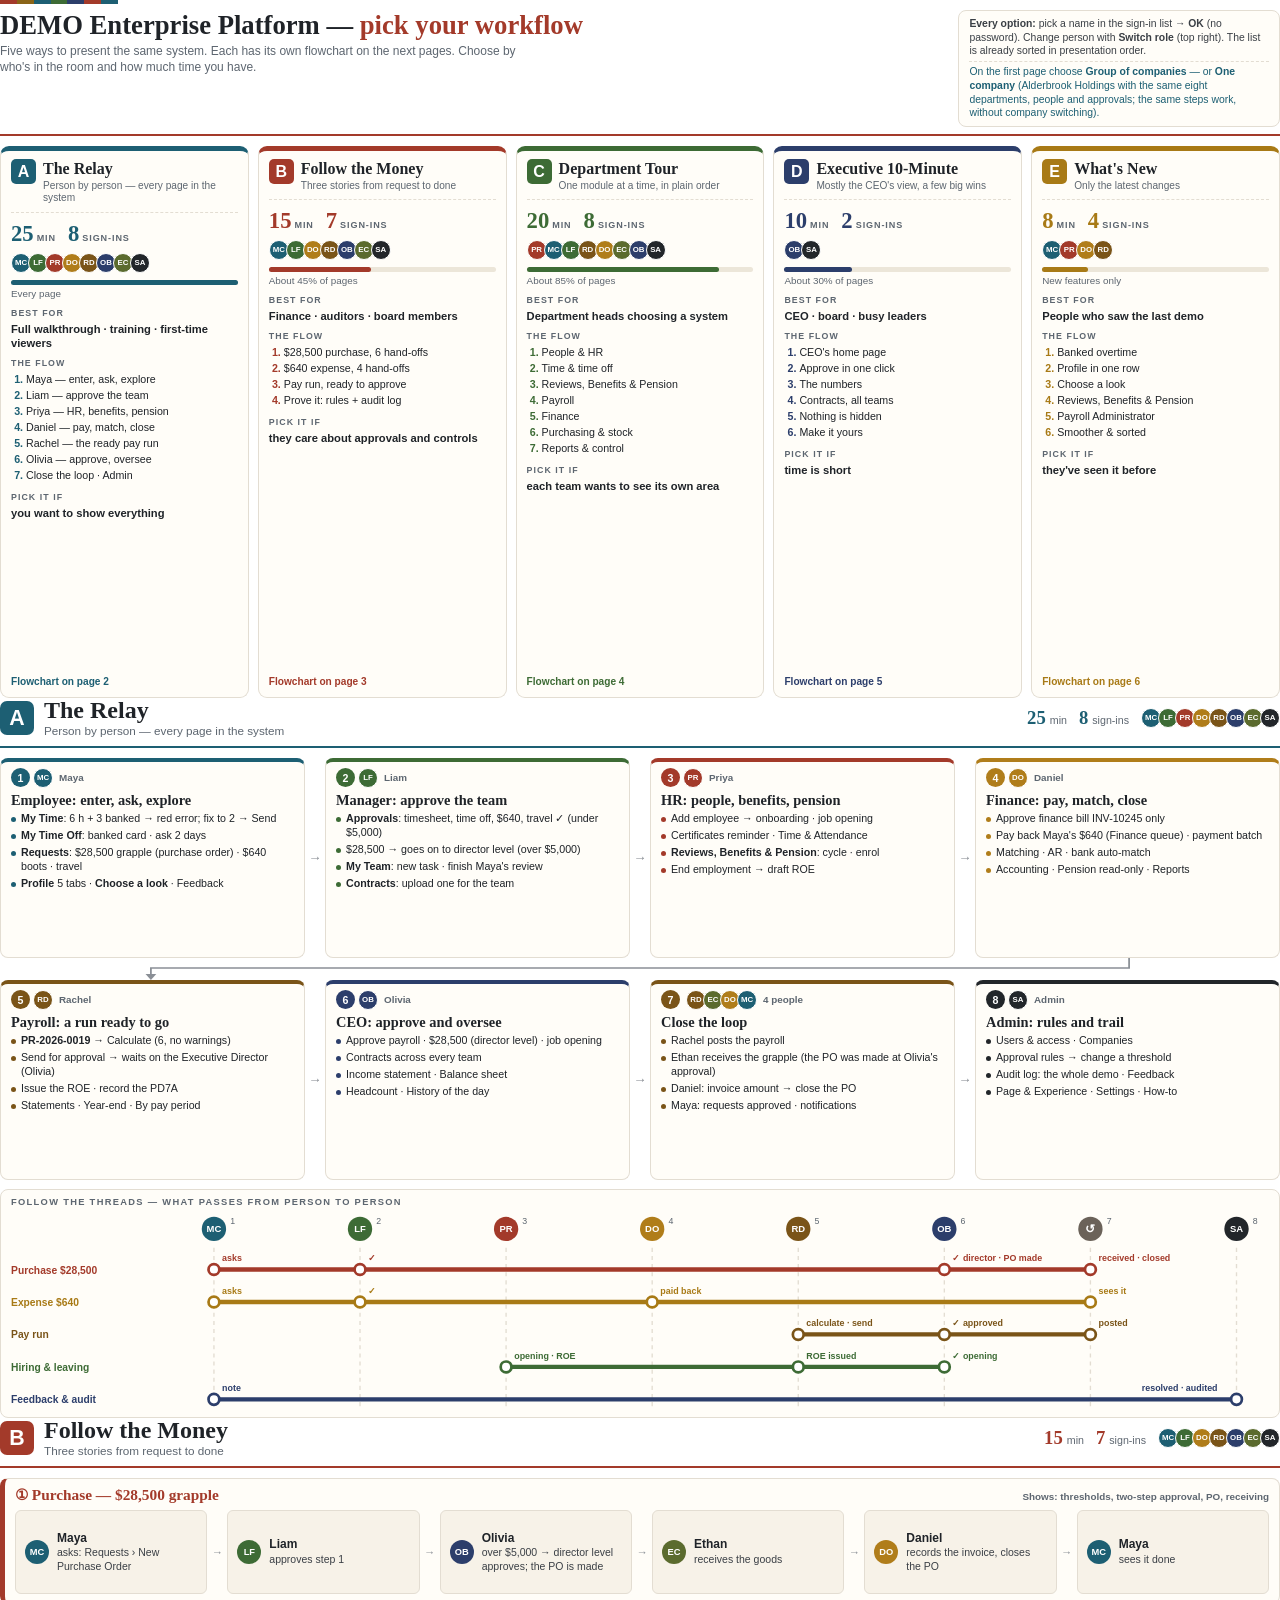
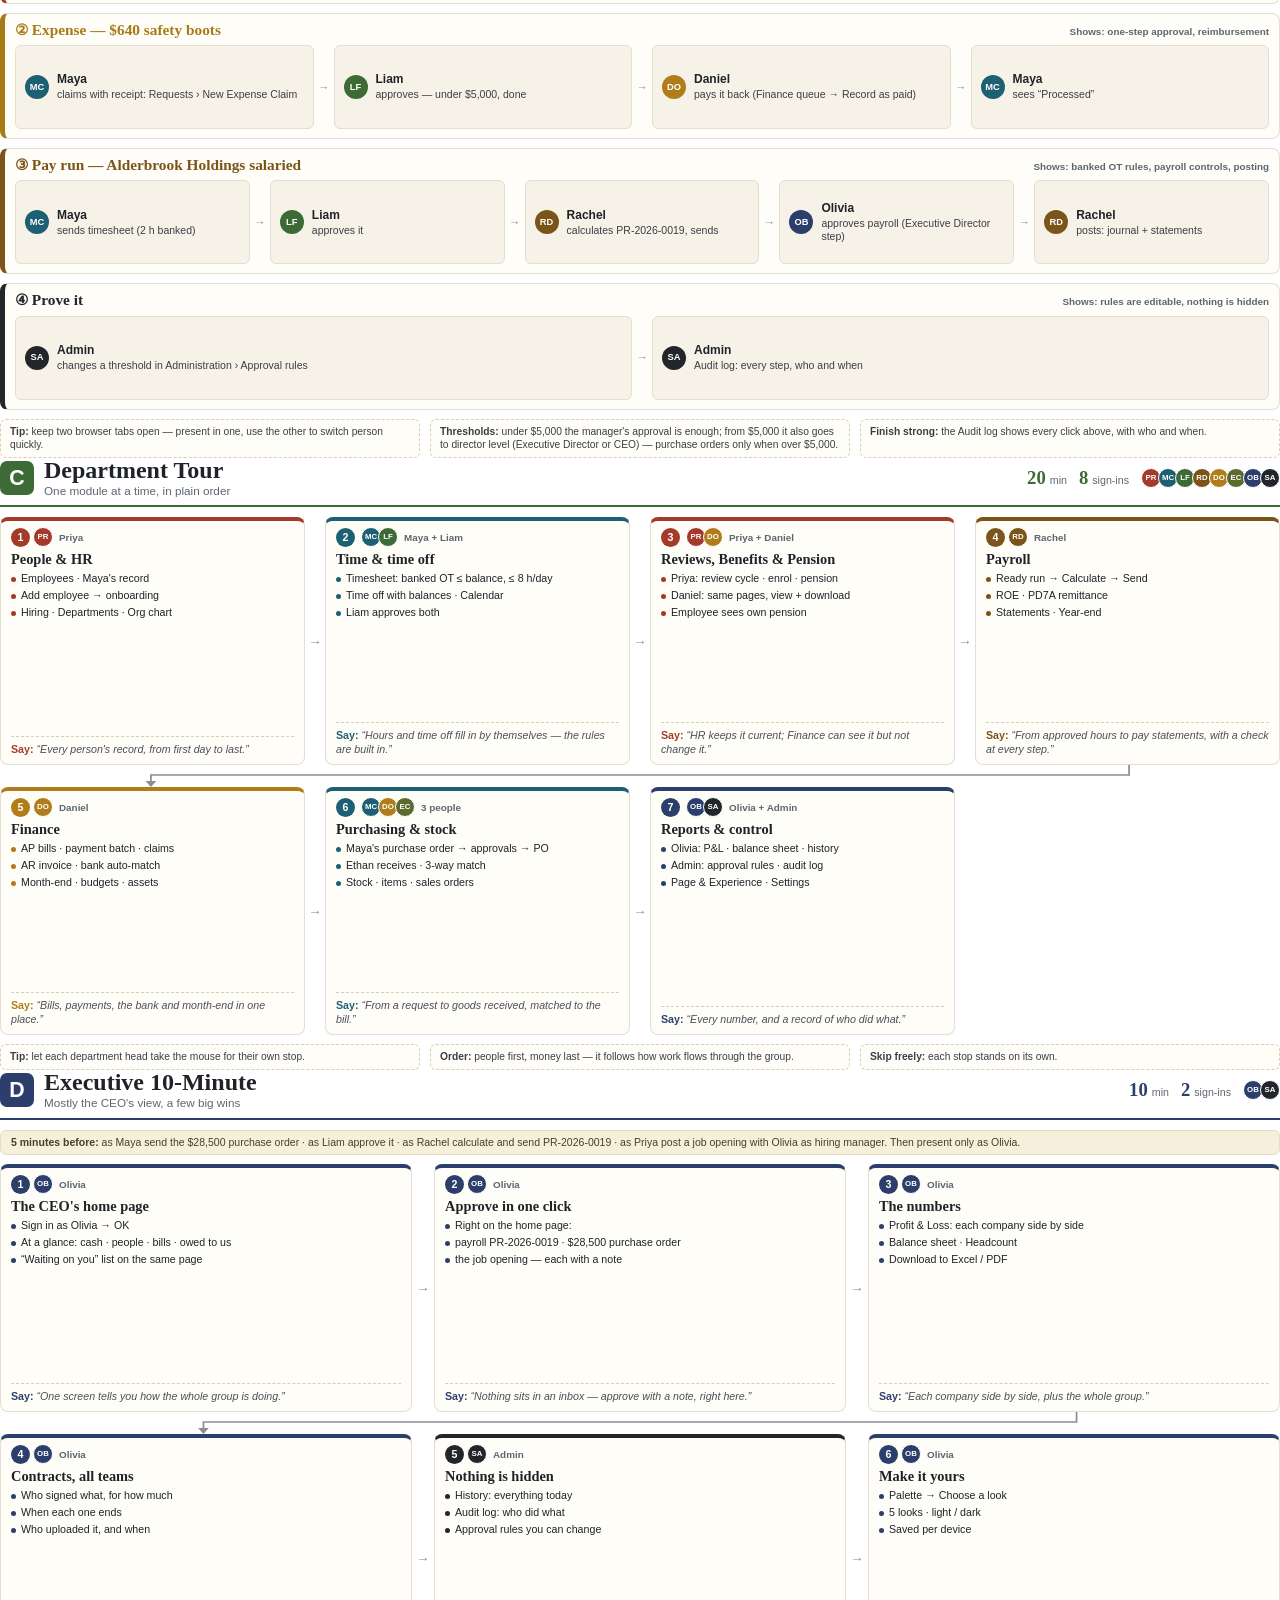
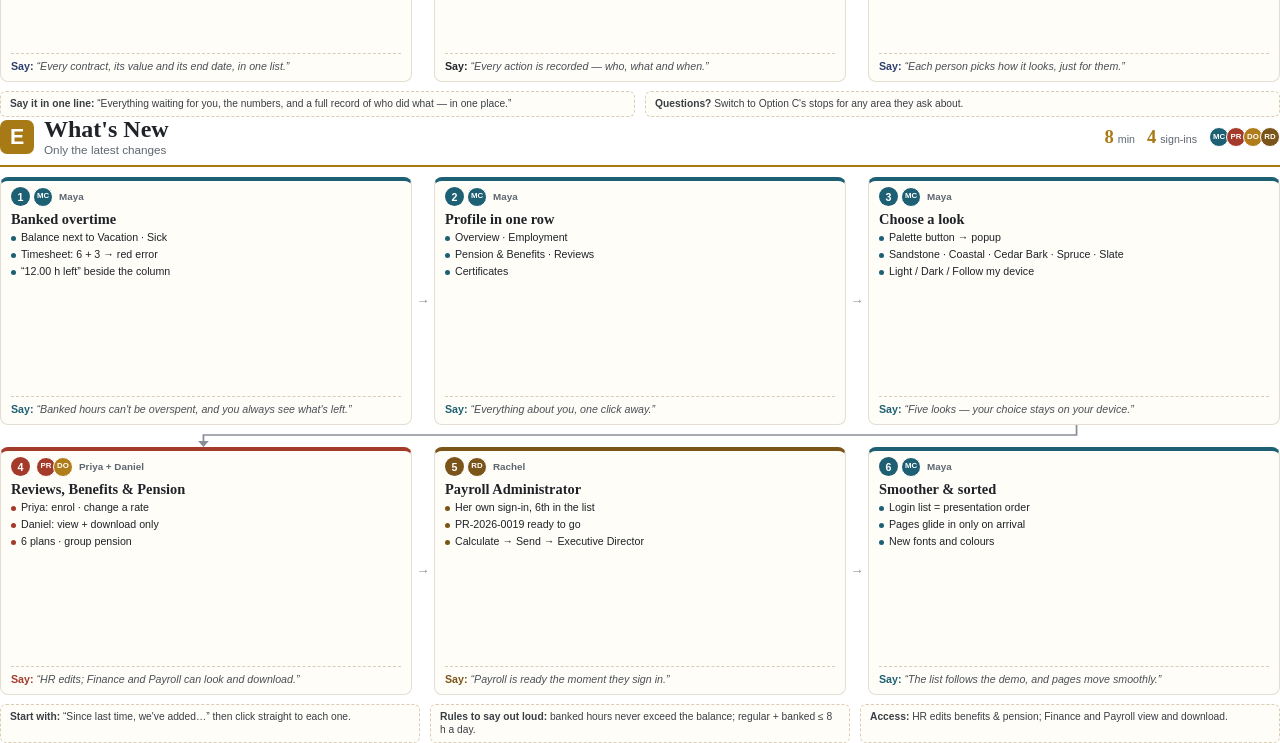
<file: demo-platform/docs/src/workflows/workflows.html>
<!doctype html>
<html lang="en">
<head>
<meta charset="utf-8">
<title>DEMO Enterprise Platform — Demo Workflows</title>
<link rel="stylesheet" href="../base.css">
<style>
  body{font-size:8.4pt;line-height:1.32}
  :root{--A:#1d5f73;--B:#a33a2a;--C:#3d6b35;--D:#2c3e6b;--E:#a87a16;
        --mc:#1d5f73;--lf:#3d6b35;--pr:#a33a2a;--do:#b07d1a;--rd:#7a5418;--ob:#2c3e6b;--ec:#5b6b2e;--sa:#22262a;--loop:#6b6259}
  .stripe{display:flex;width:118px;height:4px;margin:0 0 6px}
  .stripe i{flex:1}
  .av{display:inline-grid;place-items:center;width:20px;height:20px;border-radius:50%;color:#fff;font-size:5.9pt;font-weight:700;letter-spacing:0;flex:none;border:1.5px solid #fff;margin-left:-3px}
  .av:first-child{margin-left:0}
  .avs{display:inline-flex;align-items:center}
  .mc{background:var(--mc)}.lf{background:var(--lf)}.pr{background:var(--pr)}.do{background:var(--do)}.rd{background:var(--rd)}.ob{background:var(--ob)}.ec{background:var(--ec)}.sa{background:var(--sa)}.lp{background:var(--loop)}
  /* page 1 */
  .p1hd{display:flex;justify-content:space-between;align-items:flex-start;gap:18px;border-bottom:2px solid var(--rule);padding-bottom:7px;margin-bottom:10px}
  .p1hd h1{font-size:20pt;margin-bottom:3px}
  .p1hd h1 em{font-style:normal;color:var(--red)}
  .p1hd .lead{font-size:9pt;margin:0;max-width:5.4in}
  .every{flex:none;width:3.35in;border:1px solid var(--line);border-radius:8px;background:var(--card);padding:6px 10px;font-size:7.8pt;color:#3a3f45}
  .every .oc{display:block;margin-top:3px;padding-top:3px;border-top:1px dashed var(--line);color:var(--teal)}
  .opts{display:grid;grid-template-columns:repeat(5,1fr);gap:9px}
  .opt{border:1px solid var(--line);border-top:5px solid var(--c);border-radius:9px;background:var(--card);padding:8px 10px 9px;display:flex;flex-direction:column;height:5.75in}
  .opt .top{display:flex;gap:7px;align-items:flex-start}
  .opt .let{width:25px;height:25px;border-radius:5px;background:var(--c);color:#fff;font-weight:700;font-size:12pt;display:grid;place-items:center;flex:none}
  .opt h3{font-size:12pt;line-height:1.1;margin:1px 0 2px}
  .opt .sub{font-size:7.6pt;color:var(--muted);line-height:1.25}
  .opt .big{display:flex;align-items:baseline;gap:3px;color:var(--c);margin:7px 0 4px;padding-top:6px;border-top:1px dashed var(--line)}
  .opt .big b{font-size:17pt;font-family:"Bitstream Charter",Georgia,serif}
  .opt .big small{font-size:6.8pt;letter-spacing:.1em;color:var(--muted);text-transform:uppercase;font-weight:700;margin-right:9px}
  .bar{height:5px;border-radius:3px;background:#ece6d9;margin:7px 0 2px}
  .bar i{display:block;height:100%;background:var(--c);border-radius:3px}
  .opt .pct{font-size:7.4pt;color:var(--muted)}
  .opt .k{font-size:6.6pt;letter-spacing:.12em;font-weight:700;color:var(--muted);text-transform:uppercase;margin:8px 0 2px}
  .opt .v{font-size:8.4pt;font-weight:700;line-height:1.28}
  .opt ol{margin:0;padding-left:15px;font-size:8pt}
  .opt ol li{margin:0 0 2px}
  .opt ol li::marker{color:var(--c);font-weight:700}
  .opt .foot{margin-top:auto;font-size:7.6pt;font-weight:700;color:var(--c)}
  /* option pages */
  .ohd{display:flex;justify-content:space-between;align-items:center;gap:14px;border-bottom:2.5px solid var(--c);padding-bottom:7px;margin-bottom:10px}
  .ohd .l{display:flex;align-items:center;gap:10px}
  .ohd .let{width:34px;height:34px;border-radius:7px;background:var(--c);color:#fff;font-weight:700;font-size:16pt;display:grid;place-items:center}
  .ohd h1{font-size:18pt;line-height:1.05}
  .ohd .sub{font-size:8.8pt;color:var(--muted)}
  .ohd .r{display:flex;align-items:baseline;gap:4px;color:var(--muted);font-size:8pt}
  .ohd .r b{font-size:14pt;color:var(--c);font-family:"Bitstream Charter",Georgia,serif}
  .ohd .r .avs{margin-left:8px;align-self:center}
  .flow{display:grid;grid-template-columns:1fr 20px 1fr 20px 1fr 20px 1fr;align-items:stretch}
  .flow.f3{grid-template-columns:1fr 22px 1fr 22px 1fr}
  .flow .ar{display:flex;align-items:center;justify-content:center;color:#8a8f96;font-size:10pt}
  .step{border:1px solid var(--line);border-top:4px solid var(--c);border-radius:8px;background:var(--card);padding:6px 10px 8px;display:flex;flex-direction:column}
  .step .who{display:flex;align-items:center;gap:6px;font-size:7.4pt;font-weight:700;color:var(--muted);margin-bottom:4px}
  .step .no{width:19px;height:19px;border-radius:50%;background:var(--c);color:#fff;display:grid;place-items:center;font-size:8pt;font-weight:700;flex:none}
  .step h3{font-size:10.8pt;margin:0 0 4px;line-height:1.15}
  .step ul{list-style:none;padding:0;margin:0}
  .step li{position:relative;padding-left:10px;font-size:8pt;line-height:1.3;margin:0 0 3px}
  .step li::before{content:"";position:absolute;left:0;top:.48em;width:5px;height:5px;border-radius:50%;background:var(--c)}
  .step .sl{margin-top:auto;border-top:1px dashed #d8cdb8;padding-top:5px;font-size:8pt;color:#4a4f55}
  .step .sl b{color:var(--c);font-style:normal}
  .step .sl i{font-style:italic}
  .conn{display:block;width:100%;height:22px}
  .tall .step{min-height:248px}
  .relay .step{min-height:200px}
  .notes{display:grid;grid-template-columns:repeat(3,1fr);gap:10px;margin-top:9px}
  .note{border:1px dashed #d9cdb5;border-radius:6px;padding:5px 9px;font-size:7.7pt;background:var(--card);color:#3a3f45}
  .banner{background:#f6efdc;border:1px solid #e8dcbc;border-radius:6px;padding:5px 10px;font-size:7.9pt;margin:0 0 9px;color:#4a3f22}
  /* follow the money */
  .lane{border:1px solid var(--line);border-left:5px solid var(--c);border-radius:8px;background:var(--card);padding:6px 10px 9px;margin-bottom:9px}
  .lane .lh{display:flex;justify-content:space-between;align-items:baseline;margin-bottom:5px}
  .lane .lh b{font-family:"Bitstream Charter",Georgia,serif;font-size:11.5pt;color:var(--c)}
  .lane .lh small{font-size:7.4pt;font-weight:700;color:var(--muted)}
  .lane .row{display:flex;align-items:stretch}
  .lane .ar{width:20px;flex:none;display:flex;align-items:center;justify-content:center;color:#8a8f96}
  .pbox{flex:1;display:flex;align-items:center;gap:8px;background:#f7f2e8;border:1px solid var(--line);border-radius:6px;padding:6px 9px;min-height:84px}
  .pbox .av{width:24px;height:24px;font-size:7pt;margin:0;border:0}
  .pbox b{display:block;font-size:9pt}
  .pbox span.t{display:block;font-size:7.9pt;line-height:1.28;color:#3a3f45}
  /* threads */
  .threads{border:1px solid var(--line);border-radius:8px;background:var(--card);padding:6px 10px 4px;margin-top:9px}
  .threads .k{font-size:7pt;letter-spacing:.14em;font-weight:700;color:var(--muted);text-transform:uppercase}
</style>
</head>
<body>

<!-- ===================== PAGE 1 · pick your workflow ===================== -->
<section class="page">
  <div class="stripe"><i style="background:#a33a2a"></i><i style="background:#8a6417"></i><i style="background:#1d5f73"></i><i style="background:#3d6b35"></i><i style="background:#2c3e6b"></i><i style="background:#a33a2a"></i><i style="background:#1d5f73"></i></div>
  <div class="p1hd">
    <div>
      <h1>DEMO Enterprise Platform — <em>pick your workflow</em></h1>
      <p class="lead">Five ways to present the same system. Each has its own flowchart on the next pages. Choose by who's in the room and how much time you have.</p>
    </div>
    <div class="every"><b>Every option:</b> pick a name in the sign-in list → <b>OK</b> (no password). Change person with <b>Switch role</b> (top right). The list is already sorted in presentation order.
      <span class="oc">On the first page choose <b>Group of companies</b> — or <b>One company</b> (Alderbrook Holdings with the same eight departments, people and approvals; the same steps work, without company switching).</span></div>
  </div>

  <div class="opts">
    <div class="opt" style="--c:var(--A)">
      <div class="top"><span class="let">A</span><div><h3>The Relay</h3><div class="sub">Person by person — every page in the system</div></div></div>
      <div class="big"><b>25</b><small>min</small><b>8</b><small>sign-ins</small></div>
      <div class="avs"><span class="av mc">MC</span><span class="av lf">LF</span><span class="av pr">PR</span><span class="av do">DO</span><span class="av rd">RD</span><span class="av ob">OB</span><span class="av ec">EC</span><span class="av sa">SA</span></div>
      <div class="bar"><i style="width:100%"></i></div><div class="pct">Every page</div>
      <div class="k">Best for</div><div class="v">Full walkthrough · training · first-time viewers</div>
      <div class="k">The flow</div>
      <ol><li>Maya — enter, ask, explore</li><li>Liam — approve the team</li><li>Priya — HR, benefits, pension</li><li>Daniel — pay, match, close</li><li>Rachel — the ready pay run</li><li>Olivia — approve, oversee</li><li>Close the loop · Admin</li></ol>
      <div class="k">Pick it if</div><div class="v">you want to show everything</div>
      <div class="foot">Flowchart on page 2</div>
    </div>
    <div class="opt" style="--c:var(--B)">
      <div class="top"><span class="let">B</span><div><h3>Follow the Money</h3><div class="sub">Three stories from request to done</div></div></div>
      <div class="big"><b>15</b><small>min</small><b>7</b><small>sign-ins</small></div>
      <div class="avs"><span class="av mc">MC</span><span class="av lf">LF</span><span class="av do">DO</span><span class="av rd">RD</span><span class="av ob">OB</span><span class="av ec">EC</span><span class="av sa">SA</span></div>
      <div class="bar"><i style="width:45%"></i></div><div class="pct">About 45% of pages</div>
      <div class="k">Best for</div><div class="v">Finance · auditors · board members</div>
      <div class="k">The flow</div>
      <ol><li>$28,500 purchase, 6 hand-offs</li><li>$640 expense, 4 hand-offs</li><li>Pay run, ready to approve</li><li>Prove it: rules + audit log</li></ol>
      <div class="k">Pick it if</div><div class="v">they care about approvals and controls</div>
      <div class="foot">Flowchart on page 3</div>
    </div>
    <div class="opt" style="--c:var(--C)">
      <div class="top"><span class="let">C</span><div><h3>Department Tour</h3><div class="sub">One module at a time, in plain order</div></div></div>
      <div class="big"><b>20</b><small>min</small><b>8</b><small>sign-ins</small></div>
      <div class="avs"><span class="av pr">PR</span><span class="av mc">MC</span><span class="av lf">LF</span><span class="av rd">RD</span><span class="av do">DO</span><span class="av ec">EC</span><span class="av ob">OB</span><span class="av sa">SA</span></div>
      <div class="bar"><i style="width:85%"></i></div><div class="pct">About 85% of pages</div>
      <div class="k">Best for</div><div class="v">Department heads choosing a system</div>
      <div class="k">The flow</div>
      <ol><li>People &amp; HR</li><li>Time &amp; time off</li><li>Reviews, Benefits &amp; Pension</li><li>Payroll</li><li>Finance</li><li>Purchasing &amp; stock</li><li>Reports &amp; control</li></ol>
      <div class="k">Pick it if</div><div class="v">each team wants to see its own area</div>
      <div class="foot">Flowchart on page 4</div>
    </div>
    <div class="opt" style="--c:var(--D)">
      <div class="top"><span class="let">D</span><div><h3>Executive 10-Minute</h3><div class="sub">Mostly the CEO's view, a few big wins</div></div></div>
      <div class="big"><b>10</b><small>min</small><b>2</b><small>sign-ins</small></div>
      <div class="avs"><span class="av ob">OB</span><span class="av sa">SA</span></div>
      <div class="bar"><i style="width:30%"></i></div><div class="pct">About 30% of pages</div>
      <div class="k">Best for</div><div class="v">CEO · board · busy leaders</div>
      <div class="k">The flow</div>
      <ol><li>CEO's home page</li><li>Approve in one click</li><li>The numbers</li><li>Contracts, all teams</li><li>Nothing is hidden</li><li>Make it yours</li></ol>
      <div class="k">Pick it if</div><div class="v">time is short</div>
      <div class="foot">Flowchart on page 5</div>
    </div>
    <div class="opt" style="--c:var(--E)">
      <div class="top"><span class="let">E</span><div><h3>What's New</h3><div class="sub">Only the latest changes</div></div></div>
      <div class="big"><b>8</b><small>min</small><b>4</b><small>sign-ins</small></div>
      <div class="avs"><span class="av mc">MC</span><span class="av pr">PR</span><span class="av do">DO</span><span class="av rd">RD</span></div>
      <div class="bar"><i style="width:20%"></i></div><div class="pct">New features only</div>
      <div class="k">Best for</div><div class="v">People who saw the last demo</div>
      <div class="k">The flow</div>
      <ol><li>Banked overtime</li><li>Profile in one row</li><li>Choose a look</li><li>Reviews, Benefits &amp; Pension</li><li>Payroll Administrator</li><li>Smoother &amp; sorted</li></ol>
      <div class="k">Pick it if</div><div class="v">they've seen it before</div>
      <div class="foot">Flowchart on page 6</div>
    </div>
  </div>
</section>

<!-- ===================== PAGE 2 · A The Relay ===================== -->
<section class="page relay" style="--c:var(--A)">
  <div class="ohd">
    <div class="l"><span class="let">A</span><div><h1>The Relay</h1><div class="sub">Person by person — every page in the system</div></div></div>
    <div class="r"><b>25</b>min <b style="margin-left:8px">8</b>sign-ins <span class="avs"><span class="av mc">MC</span><span class="av lf">LF</span><span class="av pr">PR</span><span class="av do">DO</span><span class="av rd">RD</span><span class="av ob">OB</span><span class="av ec">EC</span><span class="av sa">SA</span></span></div>
  </div>

  <div class="flow">
    <div class="step" style="--c:var(--mc)"><div class="who"><span class="no">1</span><span class="av mc">MC</span>Maya</div><h3>Employee: enter, ask, explore</h3>
      <ul><li><b>My Time</b>: 6 h + 3 banked → red error; fix to 2 → Send</li><li><b>My Time Off</b>: banked card · ask 2 days</li><li><b>Requests</b>: $28,500 grapple (purchase order) · $640 boots · travel</li><li><b>Profile</b> 5 tabs · <b>Choose a look</b> · Feedback</li></ul></div>
    <span class="ar">→</span>
    <div class="step" style="--c:var(--lf)"><div class="who"><span class="no">2</span><span class="av lf">LF</span>Liam</div><h3>Manager: approve the team</h3>
      <ul><li><b>Approvals</b>: timesheet, time off, $640, travel ✓ (under $5,000)</li><li>$28,500 → goes on to director level (over $5,000)</li><li><b>My Team</b>: new task · finish Maya's review</li><li><b>Contracts</b>: upload one for the team</li></ul></div>
    <span class="ar">→</span>
    <div class="step" style="--c:var(--pr)"><div class="who"><span class="no">3</span><span class="av pr">PR</span>Priya</div><h3>HR: people, benefits, pension</h3>
      <ul><li>Add employee → onboarding · job opening</li><li>Certificates reminder · Time &amp; Attendance</li><li><b>Reviews, Benefits &amp; Pension</b>: cycle · enrol</li><li>End employment → draft ROE</li></ul></div>
    <span class="ar">→</span>
    <div class="step" style="--c:var(--do)"><div class="who"><span class="no">4</span><span class="av do">DO</span>Daniel</div><h3>Finance: pay, match, close</h3>
      <ul><li>Approve finance bill INV-10245 only</li><li>Pay back Maya's $640 (Finance queue) · payment batch</li><li>Matching · AR · bank auto-match</li><li>Accounting · Pension read-only · Reports</li></ul></div>
  </div>
  <svg class="conn" viewBox="0 0 950 22" preserveAspectRatio="none"><path d="M838 0 V10 H112 V18" fill="none" stroke="#8a8f96" stroke-width="1.3"/><path d="M108 16 L112 22 L116 16 Z" fill="#8a8f96"/></svg>
  <div class="flow">
    <div class="step" style="--c:var(--rd)"><div class="who"><span class="no">5</span><span class="av rd">RD</span>Rachel</div><h3>Payroll: a run ready to go</h3>
      <ul><li><b>PR-2026-0019</b> → Calculate (6, no warnings)</li><li>Send for approval → waits on the Executive Director (Olivia)</li><li>Issue the ROE · record the PD7A</li><li>Statements · Year-end · By pay period</li></ul></div>
    <span class="ar">→</span>
    <div class="step" style="--c:var(--ob)"><div class="who"><span class="no">6</span><span class="av ob">OB</span>Olivia</div><h3>CEO: approve and oversee</h3>
      <ul><li>Approve payroll · $28,500 (director level) · job opening</li><li>Contracts across every team</li><li>Income statement · Balance sheet</li><li>Headcount · History of the day</li></ul></div>
    <span class="ar">→</span>
    <div class="step" style="--c:var(--rd)"><div class="who"><span class="no">7</span><span class="avs"><span class="av rd">RD</span><span class="av ec">EC</span><span class="av do">DO</span><span class="av mc">MC</span></span>4 people</div><h3>Close the loop</h3>
      <ul><li>Rachel posts the payroll</li><li>Ethan receives the grapple (the PO was made at Olivia's approval)</li><li>Daniel: invoice amount → close the PO</li><li>Maya: requests approved · notifications</li></ul></div>
    <span class="ar">→</span>
    <div class="step" style="--c:var(--sa)"><div class="who"><span class="no">8</span><span class="av sa">SA</span>Admin</div><h3>Admin: rules and trail</h3>
      <ul><li>Users &amp; access · Companies</li><li>Approval rules → change a threshold</li><li>Audit log: the whole demo · Feedback</li><li>Page &amp; Experience · Settings · How-to</li></ul></div>
  </div>

  <div class="threads">
    <div class="k">Follow the threads — what passes from person to person</div>
    <svg viewBox="0 0 930 150" width="100%" style="display:block;margin-top:2px" font-family="Liberation Sans, Arial, sans-serif">
      <!-- columns: x = 150 + i*108 -->
      <g stroke="#e3ddd2" stroke-dasharray="3 3">
        <line x1="150" y1="28" x2="150" y2="146"/><line x1="258" y1="28" x2="258" y2="146"/><line x1="366" y1="28" x2="366" y2="146"/><line x1="474" y1="28" x2="474" y2="146"/>
        <line x1="582" y1="28" x2="582" y2="146"/><line x1="690" y1="28" x2="690" y2="146"/><line x1="798" y1="28" x2="798" y2="146"/><line x1="906" y1="28" x2="906" y2="146"/>
      </g>
      <g font-size="7" font-weight="700" fill="#fff" text-anchor="middle">
        <circle cx="150" cy="14" r="9" fill="#1d5f73"/><text x="150" y="16.5">MC</text>
        <circle cx="258" cy="14" r="9" fill="#3d6b35"/><text x="258" y="16.5">LF</text>
        <circle cx="366" cy="14" r="9" fill="#a33a2a"/><text x="366" y="16.5">PR</text>
        <circle cx="474" cy="14" r="9" fill="#b07d1a"/><text x="474" y="16.5">DO</text>
        <circle cx="582" cy="14" r="9" fill="#7a5418"/><text x="582" y="16.5">RD</text>
        <circle cx="690" cy="14" r="9" fill="#2c3e6b"/><text x="690" y="16.5">OB</text>
        <circle cx="798" cy="14" r="9" fill="#6b6259"/><text x="798" y="17" font-size="9">↺</text>
        <circle cx="906" cy="14" r="9" fill="#22262a"/><text x="906" y="16.5">SA</text>
      </g>
      <g font-size="6.5" fill="#5d6670">
        <text x="162" y="10">1</text><text x="270" y="10">2</text><text x="378" y="10">3</text><text x="486" y="10">4</text><text x="594" y="10">5</text><text x="702" y="10">6</text><text x="810" y="10">7</text><text x="918" y="10">8</text>
      </g>
      <!-- thread rows -->
      <g font-size="7.6" font-weight="700">
        <text x="0" y="47" fill="#a33a2a">Purchase $28,500</text>
        <text x="0" y="71" fill="#a87a16">Expense $640</text>
        <text x="0" y="95" fill="#7a5418">Pay run</text>
        <text x="0" y="119" fill="#3d6b35">Hiring &amp; leaving</text>
        <text x="0" y="143" fill="#2c3e6b">Feedback &amp; audit</text>
      </g>
      <g stroke-width="3.2" stroke-linecap="round">
        <line x1="150" y1="44" x2="798" y2="44" stroke="#a33a2a"/>
        <line x1="150" y1="68" x2="798" y2="68" stroke="#a87a16"/>
        <line x1="582" y1="92" x2="798" y2="92" stroke="#7a5418"/>
        <line x1="366" y1="116" x2="690" y2="116" stroke="#3d6b35"/>
        <line x1="150" y1="140" x2="906" y2="140" stroke="#2c3e6b"/>
      </g>
      <g fill="#fff" stroke-width="2">
        <g stroke="#a33a2a"><circle cx="150" cy="44" r="4"/><circle cx="258" cy="44" r="4"/><circle cx="690" cy="44" r="4"/><circle cx="798" cy="44" r="4"/></g>
        <g stroke="#a87a16"><circle cx="150" cy="68" r="4"/><circle cx="258" cy="68" r="4"/><circle cx="474" cy="68" r="4"/><circle cx="798" cy="68" r="4"/></g>
        <g stroke="#7a5418"><circle cx="582" cy="92" r="4"/><circle cx="690" cy="92" r="4"/><circle cx="798" cy="92" r="4"/></g>
        <g stroke="#3d6b35"><circle cx="366" cy="116" r="4"/><circle cx="582" cy="116" r="4"/><circle cx="690" cy="116" r="4"/></g>
        <g stroke="#2c3e6b"><circle cx="150" cy="140" r="4"/><circle cx="906" cy="140" r="4"/></g>
      </g>
      <g font-size="6.6" font-weight="700">
        <g fill="#a33a2a"><text x="156" y="38">asks</text><text x="264" y="38">✓</text><text x="696" y="38">✓ director · PO made</text><text x="804" y="38">received · closed</text></g>
        <g fill="#a87a16"><text x="156" y="62">asks</text><text x="264" y="62">✓</text><text x="480" y="62">paid back</text><text x="804" y="62">sees it</text></g>
        <g fill="#7a5418"><text x="588" y="86">calculate · send</text><text x="696" y="86">✓ approved</text><text x="804" y="86">posted</text></g>
        <g fill="#3d6b35"><text x="372" y="110">opening · ROE</text><text x="588" y="110">ROE issued</text><text x="696" y="110">✓ opening</text></g>
        <g fill="#2c3e6b"><text x="156" y="134">note</text><text x="836" y="134">resolved · audited</text></g>
      </g>
    </svg>
  </div>
</section>

<!-- ===================== PAGE 3 · B Follow the Money ===================== -->
<section class="page" style="--c:var(--B)">
  <div class="ohd">
    <div class="l"><span class="let">B</span><div><h1>Follow the Money</h1><div class="sub">Three stories from request to done</div></div></div>
    <div class="r"><b>15</b>min <b style="margin-left:8px">7</b>sign-ins <span class="avs"><span class="av mc">MC</span><span class="av lf">LF</span><span class="av do">DO</span><span class="av rd">RD</span><span class="av ob">OB</span><span class="av ec">EC</span><span class="av sa">SA</span></span></div>
  </div>

  <div class="lane" style="--c:var(--B)">
    <div class="lh"><b>① Purchase — $28,500 grapple</b><small>Shows: thresholds, two-step approval, PO, receiving</small></div>
    <div class="row">
      <div class="pbox"><span class="av mc">MC</span><div><b>Maya</b><span class="t">asks: Requests › New Purchase Order</span></div></div><span class="ar">→</span>
      <div class="pbox"><span class="av lf">LF</span><div><b>Liam</b><span class="t">approves step 1</span></div></div><span class="ar">→</span>
      <div class="pbox"><span class="av ob">OB</span><div><b>Olivia</b><span class="t">over $5,000 → director level approves; the PO is made</span></div></div><span class="ar">→</span>
      <div class="pbox"><span class="av ec">EC</span><div><b>Ethan</b><span class="t">receives the goods</span></div></div><span class="ar">→</span>
      <div class="pbox"><span class="av do">DO</span><div><b>Daniel</b><span class="t">records the invoice, closes the PO</span></div></div><span class="ar">→</span>
      <div class="pbox"><span class="av mc">MC</span><div><b>Maya</b><span class="t">sees it done</span></div></div>
    </div>
  </div>

  <div class="lane" style="--c:var(--E)">
    <div class="lh"><b>② Expense — $640 safety boots</b><small>Shows: one-step approval, reimbursement</small></div>
    <div class="row">
      <div class="pbox"><span class="av mc">MC</span><div><b>Maya</b><span class="t">claims with receipt: Requests › New Expense Claim</span></div></div><span class="ar">→</span>
      <div class="pbox"><span class="av lf">LF</span><div><b>Liam</b><span class="t">approves — under $5,000, done</span></div></div><span class="ar">→</span>
      <div class="pbox"><span class="av do">DO</span><div><b>Daniel</b><span class="t">pays it back (Finance queue → Record as paid)</span></div></div><span class="ar">→</span>
      <div class="pbox"><span class="av mc">MC</span><div><b>Maya</b><span class="t">sees “Processed”</span></div></div>
    </div>
  </div>

  <div class="lane" style="--c:var(--rd)">
    <div class="lh"><b>③ Pay run — Alderbrook Holdings salaried</b><small>Shows: banked OT rules, payroll controls, posting</small></div>
    <div class="row">
      <div class="pbox"><span class="av mc">MC</span><div><b>Maya</b><span class="t">sends timesheet (2 h banked)</span></div></div><span class="ar">→</span>
      <div class="pbox"><span class="av lf">LF</span><div><b>Liam</b><span class="t">approves it</span></div></div><span class="ar">→</span>
      <div class="pbox"><span class="av rd">RD</span><div><b>Rachel</b><span class="t">calculates PR-2026-0019, sends</span></div></div><span class="ar">→</span>
      <div class="pbox"><span class="av ob">OB</span><div><b>Olivia</b><span class="t">approves payroll (Executive Director step)</span></div></div><span class="ar">→</span>
      <div class="pbox"><span class="av rd">RD</span><div><b>Rachel</b><span class="t">posts: journal + statements</span></div></div>
    </div>
  </div>

  <div class="lane" style="--c:var(--sa)">
    <div class="lh"><b>④ Prove it</b><small>Shows: rules are editable, nothing is hidden</small></div>
    <div class="row">
      <div class="pbox"><span class="av sa">SA</span><div><b>Admin</b><span class="t">changes a threshold in Administration › Approval rules</span></div></div><span class="ar">→</span>
      <div class="pbox"><span class="av sa">SA</span><div><b>Admin</b><span class="t">Audit log: every step, who and when</span></div></div>
    </div>
  </div>

  <div class="notes">
    <div class="note"><b>Tip:</b> keep two browser tabs open — present in one, use the other to switch person quickly.</div>
    <div class="note"><b>Thresholds:</b> under $5,000 the manager's approval is enough; from $5,000 it also goes to director level (Executive Director or CEO) — purchase orders only when over $5,000.</div>
    <div class="note"><b>Finish strong:</b> the Audit log shows every click above, with who and when.</div>
  </div>
</section>

<!-- ===================== PAGE 4 · C Department Tour ===================== -->
<section class="page tall" style="--c:var(--C)">
  <div class="ohd">
    <div class="l"><span class="let">C</span><div><h1>Department Tour</h1><div class="sub">One module at a time, in plain order</div></div></div>
    <div class="r"><b>20</b>min <b style="margin-left:8px">8</b>sign-ins <span class="avs"><span class="av pr">PR</span><span class="av mc">MC</span><span class="av lf">LF</span><span class="av rd">RD</span><span class="av do">DO</span><span class="av ec">EC</span><span class="av ob">OB</span><span class="av sa">SA</span></span></div>
  </div>

  <div class="flow">
    <div class="step" style="--c:var(--pr)"><div class="who"><span class="no">1</span><span class="av pr">PR</span>Priya</div><h3>People &amp; HR</h3>
      <ul><li>Employees · Maya's record</li><li>Add employee → onboarding</li><li>Hiring · Departments · Org chart</li></ul>
      <div class="sl"><b>Say:</b> <i>“Every person's record, from first day to last.”</i></div></div>
    <span class="ar">→</span>
    <div class="step" style="--c:var(--mc)"><div class="who"><span class="no">2</span><span class="avs"><span class="av mc">MC</span><span class="av lf">LF</span></span>Maya + Liam</div><h3>Time &amp; time off</h3>
      <ul><li>Timesheet: banked OT ≤ balance, ≤ 8 h/day</li><li>Time off with balances · Calendar</li><li>Liam approves both</li></ul>
      <div class="sl"><b>Say:</b> <i>“Hours and time off fill in by themselves — the rules are built in.”</i></div></div>
    <span class="ar">→</span>
    <div class="step" style="--c:var(--pr)"><div class="who"><span class="no">3</span><span class="avs"><span class="av pr">PR</span><span class="av do">DO</span></span>Priya + Daniel</div><h3>Reviews, Benefits &amp; Pension</h3>
      <ul><li>Priya: review cycle · enrol · pension</li><li>Daniel: same pages, view + download</li><li>Employee sees own pension</li></ul>
      <div class="sl"><b>Say:</b> <i>“HR keeps it current; Finance can see it but not change it.”</i></div></div>
    <span class="ar">→</span>
    <div class="step" style="--c:var(--rd)"><div class="who"><span class="no">4</span><span class="av rd">RD</span>Rachel</div><h3>Payroll</h3>
      <ul><li>Ready run → Calculate → Send</li><li>ROE · PD7A remittance</li><li>Statements · Year-end</li></ul>
      <div class="sl"><b>Say:</b> <i>“From approved hours to pay statements, with a check at every step.”</i></div></div>
  </div>
  <svg class="conn" viewBox="0 0 950 22" preserveAspectRatio="none"><path d="M838 0 V10 H112 V18" fill="none" stroke="#8a8f96" stroke-width="1.3"/><path d="M108 16 L112 22 L116 16 Z" fill="#8a8f96"/></svg>
  <div class="flow">
    <div class="step" style="--c:var(--do)"><div class="who"><span class="no">5</span><span class="av do">DO</span>Daniel</div><h3>Finance</h3>
      <ul><li>AP bills · payment batch · claims</li><li>AR invoice · bank auto-match</li><li>Month-end · budgets · assets</li></ul>
      <div class="sl"><b>Say:</b> <i>“Bills, payments, the bank and month-end in one place.”</i></div></div>
    <span class="ar">→</span>
    <div class="step" style="--c:var(--mc)"><div class="who"><span class="no">6</span><span class="avs"><span class="av mc">MC</span><span class="av do">DO</span><span class="av ec">EC</span></span>3 people</div><h3>Purchasing &amp; stock</h3>
      <ul><li>Maya's purchase order → approvals → PO</li><li>Ethan receives · 3-way match</li><li>Stock · items · sales orders</li></ul>
      <div class="sl"><b>Say:</b> <i>“From a request to goods received, matched to the bill.”</i></div></div>
    <span class="ar">→</span>
    <div class="step" style="--c:var(--ob)"><div class="who"><span class="no">7</span><span class="avs"><span class="av ob">OB</span><span class="av sa">SA</span></span>Olivia + Admin</div><h3>Reports &amp; control</h3>
      <ul><li>Olivia: P&amp;L · balance sheet · history</li><li>Admin: approval rules · audit log</li><li>Page &amp; Experience · Settings</li></ul>
      <div class="sl"><b>Say:</b> <i>“Every number, and a record of who did what.”</i></div></div>
    <span></span><div></div>
  </div>

  <div class="notes">
    <div class="note"><b>Tip:</b> let each department head take the mouse for their own stop.</div>
    <div class="note"><b>Order:</b> people first, money last — it follows how work flows through the group.</div>
    <div class="note"><b>Skip freely:</b> each stop stands on its own.</div>
  </div>
</section>

<!-- ===================== PAGE 5 · D Executive 10-Minute ===================== -->
<section class="page tall" style="--c:var(--D)">
  <div class="ohd">
    <div class="l"><span class="let">D</span><div><h1>Executive 10-Minute</h1><div class="sub">Mostly the CEO's view, a few big wins</div></div></div>
    <div class="r"><b>10</b>min <b style="margin-left:8px">2</b>sign-ins <span class="avs"><span class="av ob">OB</span><span class="av sa">SA</span></span></div>
  </div>
  <div class="banner"><b>5 minutes before:</b> as Maya send the $28,500 purchase order · as Liam approve it · as Rachel calculate and send PR-2026-0019 · as Priya post a job opening with Olivia as hiring manager. Then present only as Olivia.</div>

  <div class="flow f3">
    <div class="step" style="--c:var(--ob)"><div class="who"><span class="no">1</span><span class="av ob">OB</span>Olivia</div><h3>The CEO's home page</h3>
      <ul><li>Sign in as Olivia → OK</li><li>At a glance: cash · people · bills · owed to us</li><li>“Waiting on you” list on the same page</li></ul>
      <div class="sl"><b>Say:</b> <i>“One screen tells you how the whole group is doing.”</i></div></div>
    <span class="ar">→</span>
    <div class="step" style="--c:var(--ob)"><div class="who"><span class="no">2</span><span class="av ob">OB</span>Olivia</div><h3>Approve in one click</h3>
      <ul><li>Right on the home page:</li><li>payroll PR-2026-0019 · $28,500 purchase order</li><li>the job opening — each with a note</li></ul>
      <div class="sl"><b>Say:</b> <i>“Nothing sits in an inbox — approve with a note, right here.”</i></div></div>
    <span class="ar">→</span>
    <div class="step" style="--c:var(--ob)"><div class="who"><span class="no">3</span><span class="av ob">OB</span>Olivia</div><h3>The numbers</h3>
      <ul><li>Profit &amp; Loss: each company side by side</li><li>Balance sheet · Headcount</li><li>Download to Excel / PDF</li></ul>
      <div class="sl"><b>Say:</b> <i>“Each company side by side, plus the whole group.”</i></div></div>
  </div>
  <svg class="conn" viewBox="0 0 950 22" preserveAspectRatio="none"><path d="M799 0 V10 H151 V18" fill="none" stroke="#8a8f96" stroke-width="1.3"/><path d="M147 16 L151 22 L155 16 Z" fill="#8a8f96"/></svg>
  <div class="flow f3">
    <div class="step" style="--c:var(--ob)"><div class="who"><span class="no">4</span><span class="av ob">OB</span>Olivia</div><h3>Contracts, all teams</h3>
      <ul><li>Who signed what, for how much</li><li>When each one ends</li><li>Who uploaded it, and when</li></ul>
      <div class="sl"><b>Say:</b> <i>“Every contract, its value and its end date, in one list.”</i></div></div>
    <span class="ar">→</span>
    <div class="step" style="--c:var(--sa)"><div class="who"><span class="no">5</span><span class="av sa">SA</span>Admin</div><h3>Nothing is hidden</h3>
      <ul><li>History: everything today</li><li>Audit log: who did what</li><li>Approval rules you can change</li></ul>
      <div class="sl"><b>Say:</b> <i>“Every action is recorded — who, what and when.”</i></div></div>
    <span class="ar">→</span>
    <div class="step" style="--c:var(--ob)"><div class="who"><span class="no">6</span><span class="av ob">OB</span>Olivia</div><h3>Make it yours</h3>
      <ul><li>Palette → Choose a look</li><li>5 looks · light / dark</li><li>Saved per device</li></ul>
      <div class="sl"><b>Say:</b> <i>“Each person picks how it looks, just for them.”</i></div></div>
  </div>

  <div class="notes" style="grid-template-columns:1fr 1fr">
    <div class="note"><b>Say it in one line:</b> “Everything waiting for you, the numbers, and a full record of who did what — in one place.”</div>
    <div class="note"><b>Questions?</b> Switch to Option C's stops for any area they ask about.</div>
  </div>
</section>

<!-- ===================== PAGE 6 · E What's New ===================== -->
<section class="page tall" style="--c:var(--E)">
  <div class="ohd">
    <div class="l"><span class="let">E</span><div><h1>What's New</h1><div class="sub">Only the latest changes</div></div></div>
    <div class="r"><b>8</b>min <b style="margin-left:8px">4</b>sign-ins <span class="avs"><span class="av mc">MC</span><span class="av pr">PR</span><span class="av do">DO</span><span class="av rd">RD</span></span></div>
  </div>

  <div class="flow f3">
    <div class="step" style="--c:var(--mc)"><div class="who"><span class="no">1</span><span class="av mc">MC</span>Maya</div><h3>Banked overtime</h3>
      <ul><li>Balance next to Vacation · Sick</li><li>Timesheet: 6 + 3 → red error</li><li>“12.00 h left” beside the column</li></ul>
      <div class="sl"><b>Say:</b> <i>“Banked hours can't be overspent, and you always see what's left.”</i></div></div>
    <span class="ar">→</span>
    <div class="step" style="--c:var(--mc)"><div class="who"><span class="no">2</span><span class="av mc">MC</span>Maya</div><h3>Profile in one row</h3>
      <ul><li>Overview · Employment</li><li>Pension &amp; Benefits · Reviews</li><li>Certificates</li></ul>
      <div class="sl"><b>Say:</b> <i>“Everything about you, one click away.”</i></div></div>
    <span class="ar">→</span>
    <div class="step" style="--c:var(--mc)"><div class="who"><span class="no">3</span><span class="av mc">MC</span>Maya</div><h3>Choose a look</h3>
      <ul><li>Palette button → popup</li><li>Sandstone · Coastal · Cedar Bark · Spruce · Slate</li><li>Light / Dark / Follow my device</li></ul>
      <div class="sl"><b>Say:</b> <i>“Five looks — your choice stays on your device.”</i></div></div>
  </div>
  <svg class="conn" viewBox="0 0 950 22" preserveAspectRatio="none"><path d="M799 0 V10 H151 V18" fill="none" stroke="#8a8f96" stroke-width="1.3"/><path d="M147 16 L151 22 L155 16 Z" fill="#8a8f96"/></svg>
  <div class="flow f3">
    <div class="step" style="--c:var(--pr)"><div class="who"><span class="no">4</span><span class="avs"><span class="av pr">PR</span><span class="av do">DO</span></span>Priya + Daniel</div><h3>Reviews, Benefits &amp; Pension</h3>
      <ul><li>Priya: enrol · change a rate</li><li>Daniel: view + download only</li><li>6 plans · group pension</li></ul>
      <div class="sl"><b>Say:</b> <i>“HR edits; Finance and Payroll can look and download.”</i></div></div>
    <span class="ar">→</span>
    <div class="step" style="--c:var(--rd)"><div class="who"><span class="no">5</span><span class="av rd">RD</span>Rachel</div><h3>Payroll Administrator</h3>
      <ul><li>Her own sign-in, 6th in the list</li><li>PR-2026-0019 ready to go</li><li>Calculate → Send → Executive Director</li></ul>
      <div class="sl"><b>Say:</b> <i>“Payroll is ready the moment they sign in.”</i></div></div>
    <span class="ar">→</span>
    <div class="step" style="--c:var(--mc)"><div class="who"><span class="no">6</span><span class="av mc">MC</span>Maya</div><h3>Smoother &amp; sorted</h3>
      <ul><li>Login list = presentation order</li><li>Pages glide in only on arrival</li><li>New fonts and colours</li></ul>
      <div class="sl"><b>Say:</b> <i>“The list follows the demo, and pages move smoothly.”</i></div></div>
  </div>

  <div class="notes">
    <div class="note"><b>Start with:</b> “Since last time, we've added…” then click straight to each one.</div>
    <div class="note"><b>Rules to say out loud:</b> banked hours never exceed the balance; regular + banked ≤ 8 h a day.</div>
    <div class="note"><b>Access:</b> HR edits benefits &amp; pension; Finance and Payroll view and download.</div>
  </div>
</section>

</body>
</html>
</file>
<file: assets/styles.css>
:root {
  --bg: #f7f8fb;
  --surface: #ffffff;
  --text: #14161f;
  --muted: #5b6275;
  --border: #e3e6ee;
  --brand: #3b5bfd;
  --brand-ink: #ffffff;
  --brand-soft: #eaeefe;
  --accent: #0f9d6b;
  --accent-soft: #e3f6ee;
  --shadow: 0 1px 2px rgba(20, 22, 31, .04), 0 8px 24px rgba(20, 22, 31, .06);
  --radius: 14px;
}
@media (prefers-color-scheme: dark) {
  :root:not([data-theme="light"]) {
    --bg: #0e1016;
    --surface: #171a23;
    --text: #eef0f6;
    --muted: #9aa1b4;
    --border: #2a2f3d;
    --brand: #6f86ff;
    --brand-ink: #0e1016;
    --brand-soft: #1e2542;
    --accent: #3ccf95;
    --accent-soft: #15332a;
    --shadow: 0 1px 2px rgba(0, 0, 0, .3), 0 8px 24px rgba(0, 0, 0, .3);
  }
}

* { box-sizing: border-box; }
html { scroll-behavior: smooth; }
body {
  margin: 0;
  background: var(--bg);
  color: var(--text);
  font-family: "Inter", system-ui, -apple-system, "Segoe UI", Roboto, sans-serif;
  line-height: 1.55;
  -webkit-font-smoothing: antialiased;
}
a { color: var(--brand); text-decoration: none; }
a:hover { text-decoration: underline; }
.container { max-width: 1120px; margin: 0 auto; padding: 0 16px; }

/* Header */
.site-header {
  position: sticky; top: 0; z-index: 10;
  background: color-mix(in srgb, var(--bg) 85%, transparent);
  backdrop-filter: blur(8px);
  border-bottom: 1px solid var(--border);
}
.site-header .container { display: flex; align-items: center; justify-content: space-between; height: 64px; }
.logo { font-weight: 800; font-size: 1.2rem; color: var(--text); }
.logo:hover { text-decoration: none; }
.nav { display: flex; gap: 20px; align-items: center; }
.nav a { color: var(--muted); font-weight: 500; }
.nav a.active, .nav a:hover { color: var(--text); text-decoration: none; }

/* Buttons */
.btn {
  display: inline-flex; align-items: center; justify-content: center;
  padding: 11px 20px; border-radius: 10px; border: 1px solid transparent;
  font: inherit; font-weight: 600; cursor: pointer; transition: transform .1s, opacity .15s;
}
.btn:hover { text-decoration: none; opacity: .92; }
.btn:active { transform: translateY(1px); }
.btn-primary { background: var(--brand); color: var(--brand-ink); }
.btn-outline { background: transparent; color: var(--text); border-color: var(--border); }
.btn-block { width: 100%; }

/* Hero */
.hero { padding: 88px 0 64px; text-align: center; }
.hero h1 { font-size: clamp(2rem, 5vw, 3.4rem); line-height: 1.1; margin: 0 0 16px; letter-spacing: -.02em; }
.hero p { font-size: 1.15rem; color: var(--muted); max-width: 640px; margin: 0 auto 28px; }
.hero .actions { display: flex; gap: 12px; justify-content: center; flex-wrap: wrap; }
.badge {
  display: inline-block; padding: 6px 12px; border-radius: 999px;
  background: var(--accent-soft); color: var(--accent); font-weight: 600; font-size: .85rem; margin-bottom: 18px;
}

/* Sections */
section { padding: 56px 0; }
.section-title { text-align: center; font-size: clamp(1.5rem, 3vw, 2.1rem); margin: 0 0 8px; letter-spacing: -.01em; }
.section-sub { text-align: center; color: var(--muted); margin: 0 auto 36px; max-width: 600px; }

.grid-3 { display: grid; grid-template-columns: repeat(3, 1fr); gap: 20px; }
@media (max-width: 860px) { .grid-3 { grid-template-columns: 1fr; } }

.card {
  background: var(--surface); border: 1px solid var(--border);
  border-radius: var(--radius); padding: 24px; box-shadow: var(--shadow);
}
.feature-icon {
  width: 42px; height: 42px; border-radius: 10px; display: grid; place-items: center;
  background: var(--brand-soft); color: var(--brand); font-size: 1.3rem; margin-bottom: 12px;
}
.card h3 { margin: 0 0 6px; }
.card p { margin: 0; color: var(--muted); }

.cta-band {
  background: var(--brand); color: var(--brand-ink); border-radius: var(--radius);
  padding: 40px 24px; text-align: center;
}
.cta-band h2 { margin: 0 0 8px; }
.cta-band p { margin: 0 0 20px; opacity: .9; }
.cta-band .btn { background: var(--brand-ink); color: var(--brand); }

/* Pricing */
.promo-banner {
  display: flex; gap: 10px; align-items: center; justify-content: center; flex-wrap: wrap;
  background: var(--accent-soft); color: var(--accent); border-radius: 12px;
  padding: 12px 16px; font-weight: 600; margin: 0 auto 28px; max-width: 720px; text-align: center;
}
.toggle-wrap { display: flex; justify-content: center; margin-bottom: 32px; }
.toggle {
  display: inline-flex; background: var(--surface); border: 1px solid var(--border);
  border-radius: 999px; padding: 4px;
}
.toggle button {
  border: 0; background: transparent; color: var(--muted); font: inherit; font-weight: 600;
  padding: 9px 18px; border-radius: 999px; cursor: pointer;
}
.toggle button[aria-pressed="true"] { background: var(--brand); color: var(--brand-ink); }
.save-pill { font-size: .75rem; background: var(--accent-soft); color: var(--accent); padding: 2px 8px; border-radius: 999px; margin-left: 6px; }
.toggle button[aria-pressed="true"] .save-pill { background: rgba(255,255,255,.25); color: inherit; }

.plan { display: flex; flex-direction: column; position: relative; }
.plan.popular { border: 2px solid var(--brand); }
.plan .ribbon {
  position: absolute; top: -12px; left: 50%; transform: translateX(-50%);
  background: var(--brand); color: var(--brand-ink); font-size: .75rem; font-weight: 700;
  padding: 4px 12px; border-radius: 999px; white-space: nowrap;
}
.plan-size { color: var(--muted); font-weight: 500; margin-bottom: 18px; }
.price { font-size: 2.4rem; font-weight: 800; letter-spacing: -.02em; line-height: 1; }
.price small { font-size: .95rem; font-weight: 500; color: var(--muted); letter-spacing: 0; }
.price-old { color: var(--muted); text-decoration: line-through; font-size: .95rem; min-height: 1.4em; }
.price-note { color: var(--accent); font-weight: 600; font-size: .9rem; margin: 6px 0 4px; }
.price-after { color: var(--muted); font-size: .88rem; }
.setup {
  margin: 18px 0; padding: 12px 14px; border-radius: 10px; background: var(--bg);
  border: 1px dashed var(--border); font-size: .92rem;
}
.setup strong { font-size: 1.05rem; }
.plan ul { list-style: none; padding: 0; margin: 0 0 24px; flex: 1; }
.plan li { padding: 6px 0 6px 26px; position: relative; }
.plan li::before { content: "✓"; position: absolute; left: 0; color: var(--accent); font-weight: 800; }

/* Calculator */
.calc { display: grid; grid-template-columns: 1fr 1fr; gap: 28px; align-items: start; }
@media (max-width: 760px) { .calc { grid-template-columns: 1fr; } }
.field { margin-bottom: 16px; }
.field label { display: block; font-weight: 600; margin-bottom: 6px; }
.field .hint { color: var(--muted); font-size: .85rem; margin-top: 4px; }
input, select, textarea {
  width: 100%; padding: 11px 12px; border-radius: 10px; border: 1px solid var(--border);
  background: var(--surface); color: var(--text); font: inherit;
}
input:focus, select:focus, textarea:focus { outline: 2px solid var(--brand); outline-offset: 1px; }
.summary-row { display: flex; justify-content: space-between; gap: 12px; padding: 10px 0; border-bottom: 1px solid var(--border); }
.summary-row:last-child { border-bottom: 0; }
.summary-row span:first-child { color: var(--muted); }
.summary-row span:last-child { font-weight: 700; text-align: right; }
.summary-row.total span { color: var(--text); font-size: 1.1rem; }

/* FAQ */
.faq { max-width: 760px; margin: 0 auto; }
.faq details { background: var(--surface); border: 1px solid var(--border); border-radius: 12px; padding: 14px 18px; margin-bottom: 10px; }
.faq summary { font-weight: 600; cursor: pointer; }
.faq details p { color: var(--muted); margin: 10px 0 0; }

/* Modal */
.modal { position: fixed; inset: 0; background: rgba(10, 12, 18, .55); display: none; align-items: center; justify-content: center; padding: 16px; z-index: 50; }
.modal.open { display: flex; }
.modal-box { width: 100%; max-width: 520px; max-height: calc(100vh - 32px); overflow: auto; }
.modal-head { display: flex; justify-content: space-between; align-items: center; margin-bottom: 12px; }
.modal-head h3 { margin: 0; }
.close-btn { background: none; border: 0; color: var(--muted); font-size: 1.6rem; cursor: pointer; line-height: 1; }
.row-2 { display: grid; grid-template-columns: 1fr 1fr; gap: 12px; }
@media (max-width: 520px) { .row-2 { grid-template-columns: 1fr; } }
.success { text-align: center; padding: 16px 0; }
.success .check { font-size: 2.6rem; color: var(--accent); }

/* Footer */
.site-footer { border-top: 1px solid var(--border); padding: 28px 0; color: var(--muted); font-size: .9rem; margin-top: 40px; }
.site-footer .container { display: flex; justify-content: space-between; flex-wrap: wrap; gap: 12px; }

@media (max-width: 600px) {
  .nav { gap: 12px; font-size: .92rem; }
  .nav a:not(.btn):not(.active) { display: none; }
  .nav .btn { padding: 8px 14px; }
}
</file>
<file: demo-platform/docs/src/base.css>
/* shared look for the DEMO Enterprise Platform handouts (rendered to PDF with render.js) */
:root{--ink:#1f2328;--muted:#5d6670;--rule:#a33a2a;--line:#e3ddd2;--sand:#f6f1e7;--card:#fffdf8;--green:#3d6b35;--teal:#1d5f73;--red:#a33a2a;--ochre:#8a6417;--navy:#2c3e6b;--slate:#5a6470;--black:#22262a}
*{box-sizing:border-box}
html,body{margin:0;background:#fff;color:var(--ink);font:10pt/1.45 "Liberation Sans",Arial,sans-serif;-webkit-print-color-adjust:exact;print-color-adjust:exact}
h1,h2,h3{font-family:"Bitstream Charter","Liberation Serif",Georgia,serif;font-weight:700;margin:0;color:var(--ink);text-wrap:balance}
h1{font-size:22pt;line-height:1.15}
h2{font-size:15pt;padding-bottom:5px;border-bottom:1.5px solid var(--rule);margin:0 0 8px}
h3{font-size:11.5pt;margin:0 0 4px}
p{margin:0 0 6px}
.lead{color:var(--muted);font-size:10.5pt;margin:0 0 10px}
.small{font-size:8.5pt;color:var(--muted)}
.page{page-break-after:always;break-after:page}
.page:last-child{page-break-after:auto;break-after:auto}
.cover{display:flex;flex-direction:column;justify-content:center;min-height:9in}
.cover .brand{font-size:11pt;letter-spacing:.18em;font-weight:700;color:var(--muted);text-transform:uppercase;margin-bottom:10px}
.cover h1{font-size:32pt}
.facts{display:grid;grid-template-columns:repeat(4,1fr);gap:10px;margin-top:22px}
.facts div{border-top:1.5px solid var(--rule);padding-top:6px}
.facts small{display:block;font-size:7.5pt;letter-spacing:.12em;text-transform:uppercase;color:var(--muted)}
.facts b{display:block;font-size:13pt;margin:2px 0}
table{width:100%;border-collapse:collapse;margin:4px 0 10px}
th{background:var(--sand);text-align:left;font-size:7.5pt;letter-spacing:.08em;text-transform:uppercase;color:var(--muted);padding:6px 7px;font-weight:700}
td{border-bottom:1px solid var(--line);padding:6px 7px;vertical-align:top}
td small{display:block;color:var(--muted);font-size:8.5pt}
.n{display:inline-grid;place-items:center;width:20px;height:20px;border-radius:50%;color:#fff;font-weight:700;font-size:9pt;background:var(--green)}
.n.c2{background:var(--teal)}.n.c3{background:var(--red)}.n.c4{background:var(--ochre)}.n.c5{background:var(--navy)}.n.c6{background:var(--slate)}.n.c7{background:var(--black)}
.box{border:1px solid var(--line);border-radius:8px;background:var(--card);padding:10px 12px;margin:0 0 10px;break-inside:avoid}
.grid2{display:grid;grid-template-columns:1fr 1fr;gap:12px}
.grid3{display:grid;grid-template-columns:repeat(3,1fr);gap:10px}
ul,ol{margin:0 0 6px;padding-left:16px}
li{margin:0 0 3px}
.shot{border:1px solid var(--line);border-radius:6px;max-width:100%;display:block;margin:4px 0 8px}
.cap{font-size:8.5pt;color:var(--muted);margin:-4px 0 8px}
.tag{display:inline-block;font-size:7.5pt;font-weight:700;letter-spacing:.1em;text-transform:uppercase;border-radius:3px;padding:1px 6px;background:var(--sand);color:var(--muted)}
.say{border-left:3px solid var(--rule);padding:2px 0 2px 9px;font-style:italic;color:#3a3f45;margin:4px 0 8px}
</file>
